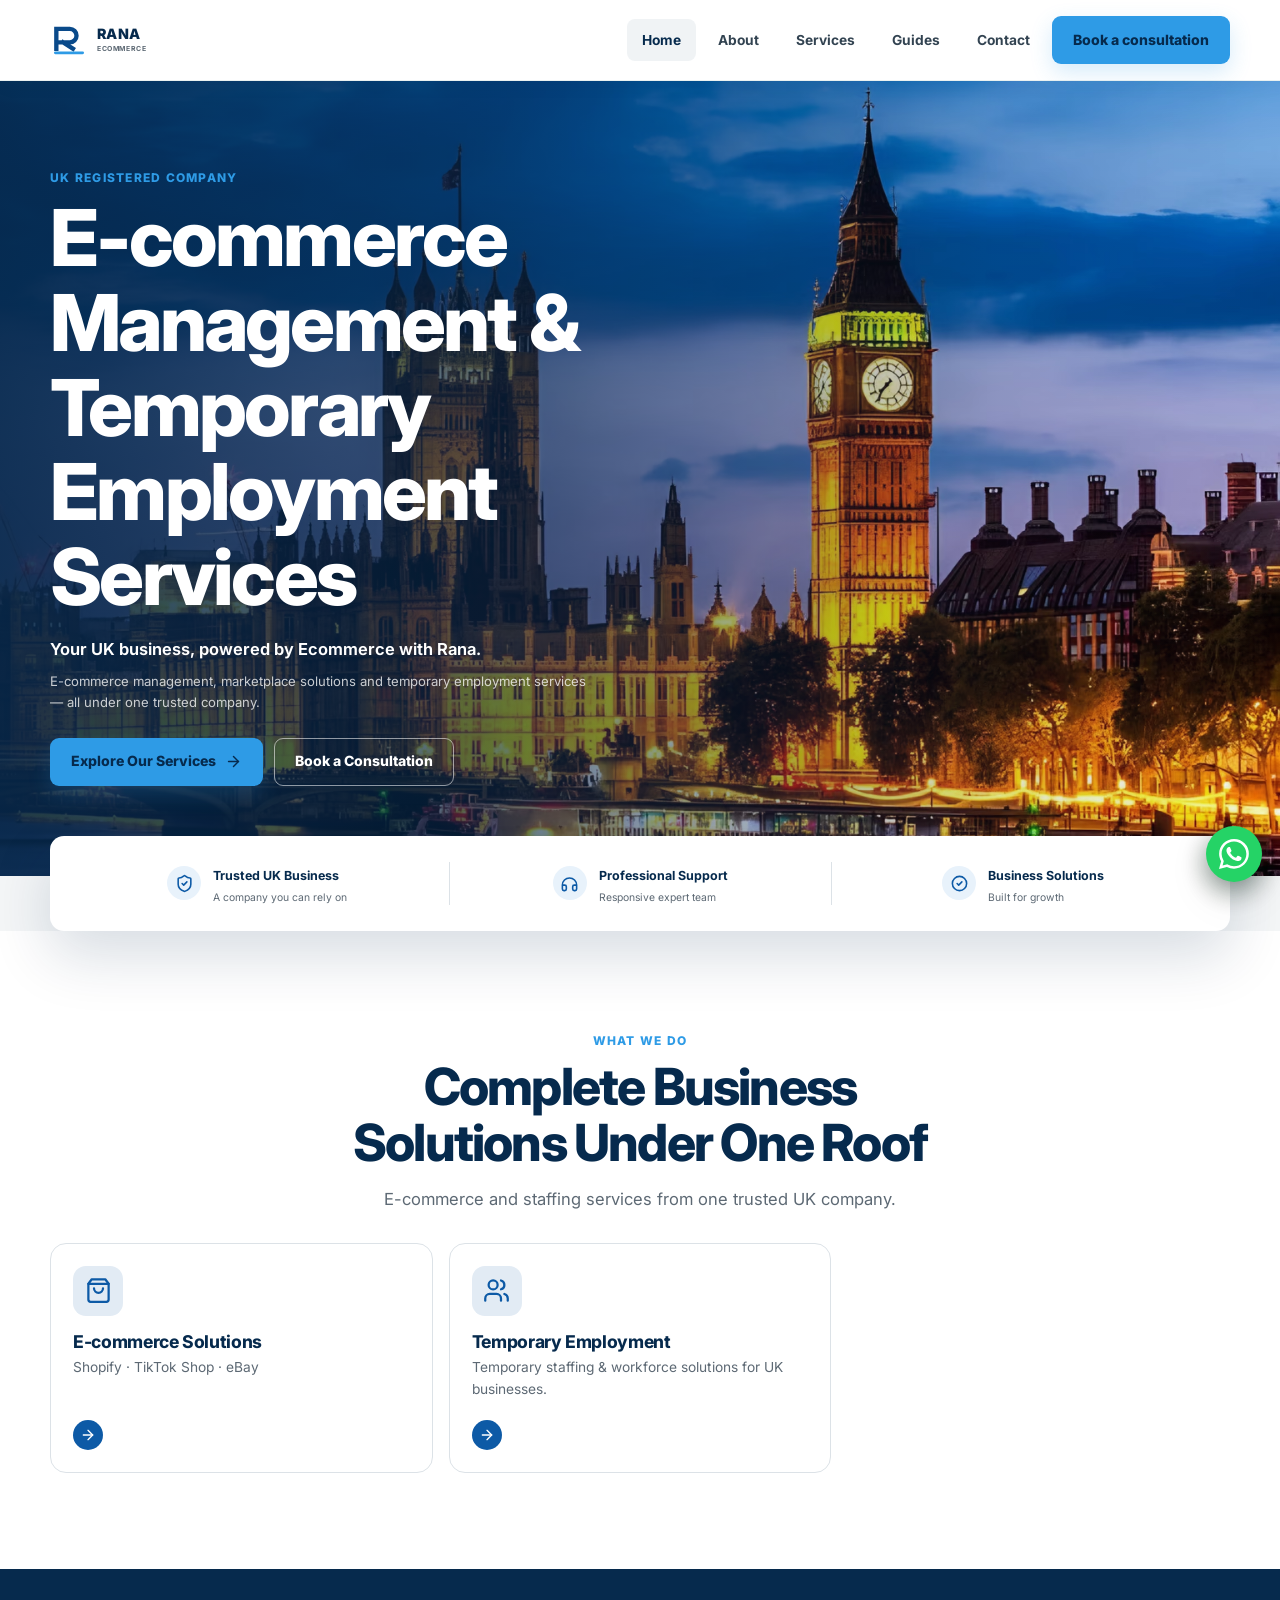
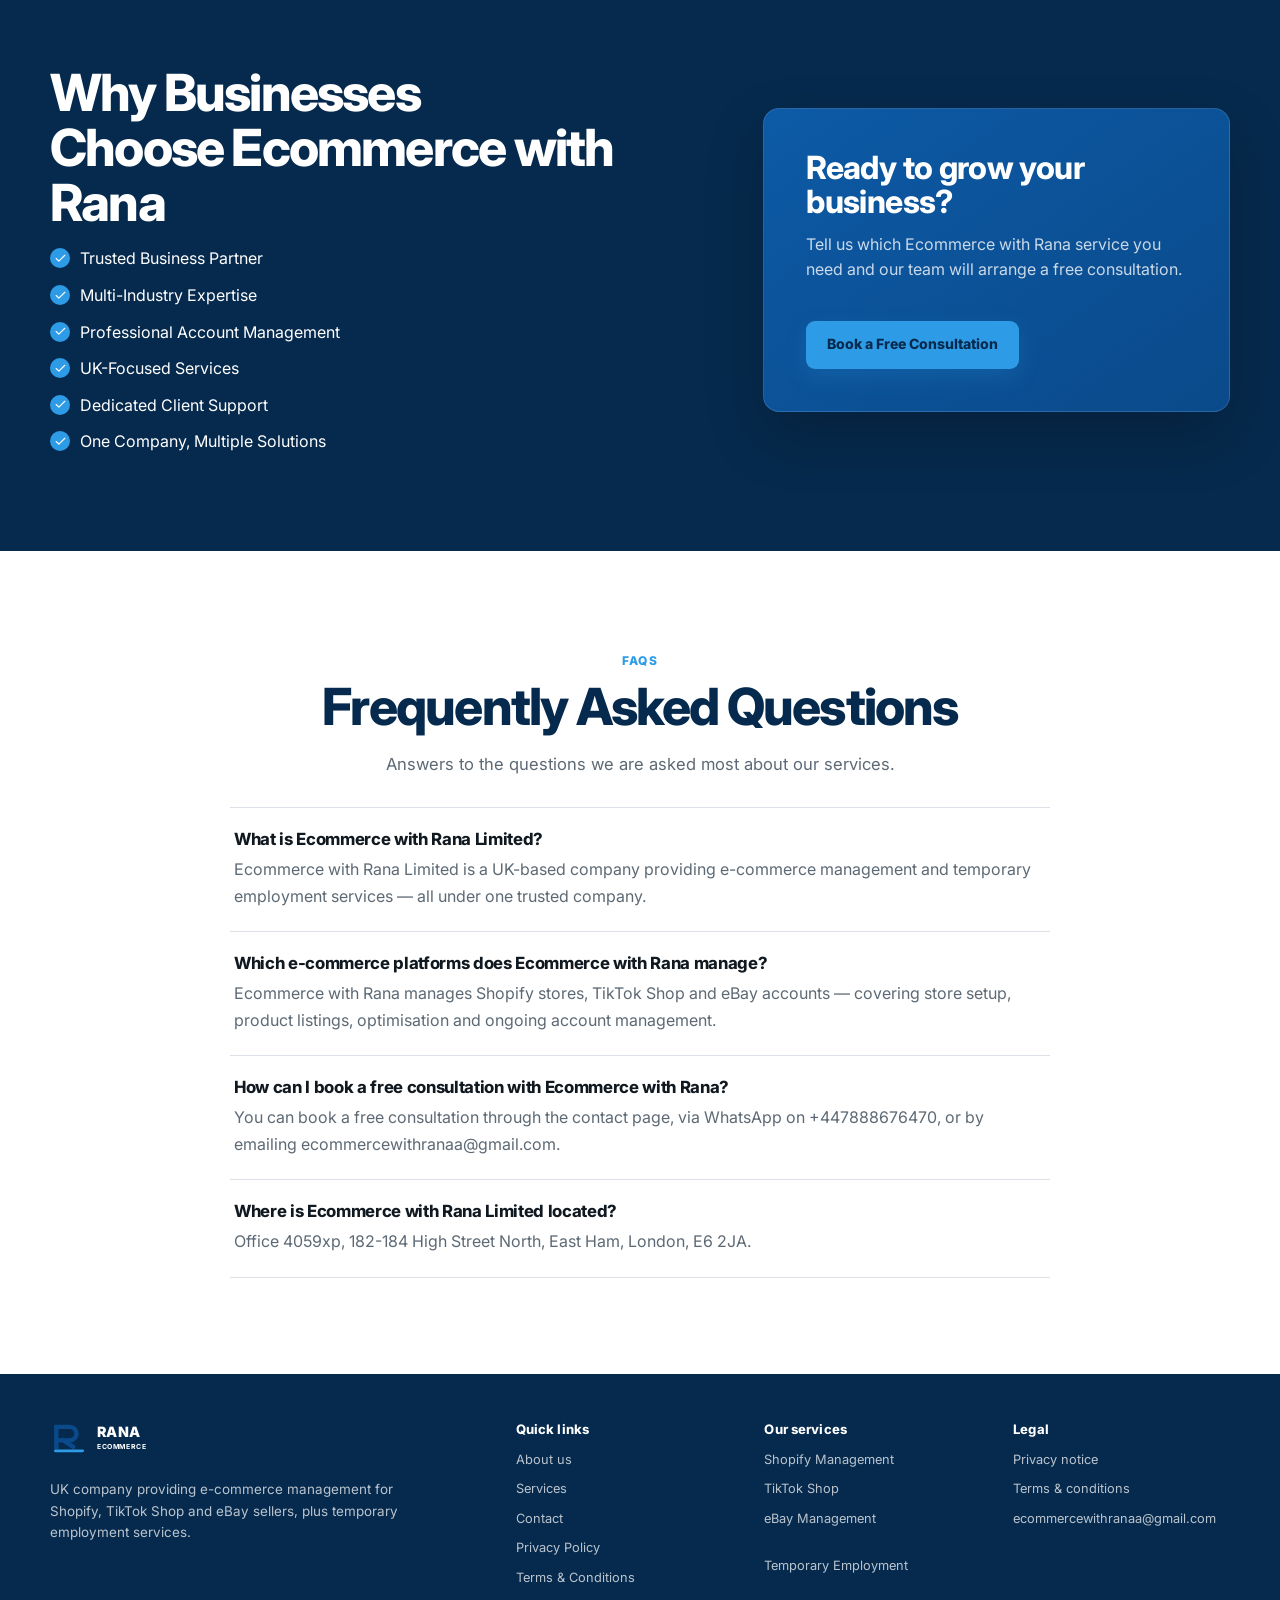
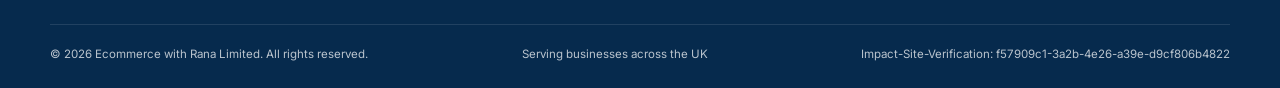
<file: index.html>
<!DOCTYPE html>
<html lang="en-GB">
<head>
<meta charset="UTF-8"/>
<meta name="viewport" content="width=device-width"/>
<title>Ecommerce with Rana Limited | E-commerce Management & Temporary Employment Services</title>
<meta name="description" content="Ecommerce with Rana Limited is a UK company providing e-commerce management for Shopify, TikTok Shop and eBay sellers, and temporary employment services."/>
<link rel="canonical" href="https://ecommercewithrana.com/"/>
<meta name="robots" content="index, follow"/>
<meta name="impact-site-verification" value="521d02d5-f194-4a4d-889e-16a024ae31db"/>
<meta name="theme-color" content="#062A4D"/>
<meta property="og:type" content="website"/>
<meta property="og:locale" content="en_GB"/>
<meta property="og:site_name" content="Ecommerce with Rana Limited"/>
<meta property="og:title" content="Ecommerce with Rana Limited | E-commerce Management & Temporary Employment Services"/>
<meta property="og:description" content="Ecommerce with Rana Limited is a UK company providing e-commerce management for Shopify, TikTok Shop and eBay sellers, and temporary employment services."/>
<meta property="og:url" content="https://ecommercewithrana.com/"/>
<meta property="og:image" content="https://ecommercewithrana.com/og.png"/>
<meta name="twitter:image" content="https://ecommercewithrana.com/og.png"/>
<meta name="twitter:card" content="summary_large_image"/>
<meta name="twitter:title" content="Ecommerce with Rana Limited | E-commerce Management & Temporary Employment Services"/>
<meta name="twitter:description" content="Ecommerce with Rana Limited is a UK company providing e-commerce management for Shopify, TikTok Shop and eBay sellers, and temporary employment services."/>
<link rel="icon" href="/favicon.svg" type="image/svg+xml"/>
<link rel="icon" type="image/png" sizes="48x48" href="/favicon-48.png"/>
<link rel="apple-touch-icon" href="/apple-touch-icon.png"/>

<link rel="preconnect" href="https://fonts.googleapis.com"/>
<link rel="preconnect" href="https://fonts.gstatic.com" crossorigin/><link rel="preload" as="image" type="image/avif" imagesrcset="/assets/client/home-london-900.avif 900w, /assets/client/home-london-1536.avif 1536w" imagesizes="(max-width: 700px) 100vw, 1200px"/>
<link rel="preload" as="style" href="https://fonts.googleapis.com/css2?family=Inter:wght@400;500;600;700;800;900&display=swap" onload="this.onload=null;this.rel='stylesheet'"/><noscript><link href="https://fonts.googleapis.com/css2?family=Inter:wght@400;500;600;700;800;900&display=swap" rel="stylesheet"/></noscript>
<link rel="stylesheet" href="/style.css?v=20261023"/>
<script type="application/ld+json">{"@context":"https://schema.org","@type":"Organization","name":"Ecommerce with Rana Limited","url":"https://ecommercewithrana.com/","description":"Ecommerce with Rana Limited is a UK company providing e-commerce management for Shopify, TikTok Shop and eBay sellers, and temporary employment services.","email":"ecommercewithranaa@gmail.com","telephone":"+447888676470","address":{"@type":"PostalAddress","streetAddress":"Office 4059xp, 182-184 High Street North, East Ham, London, E6 2JA","addressLocality":"London","addressCountry":"GB"}}</script>
<script type="application/ld+json">{"@context":"https://schema.org","@type":"FAQPage","mainEntity":[{"@type":"Question","name":"What is Ecommerce with Rana Limited?","acceptedAnswer":{"@type":"Answer","text":"Ecommerce with Rana Limited is a UK-based company providing e-commerce management and temporary employment services — all under one trusted company."}},{"@type":"Question","name":"Which e-commerce platforms does Ecommerce with Rana manage?","acceptedAnswer":{"@type":"Answer","text":"Ecommerce with Rana manages Shopify stores, TikTok Shop and eBay accounts — covering store setup, product listings, optimisation and ongoing account management."}},{"@type":"Question","name":"How can I book a free consultation with Ecommerce with Rana?","acceptedAnswer":{"@type":"Answer","text":"You can book a free consultation through the contact page, via WhatsApp on +447888676470, or by emailing ecommercewithranaa@gmail.com."}},{"@type":"Question","name":"Where is Ecommerce with Rana Limited located?","acceptedAnswer":{"@type":"Answer","text":"Office 4059xp, 182-184 High Street North, East Ham, London, E6 2JA."}}]}</script>
</head><body>
<a href="#main-content" class="skip-link">Skip to content</a>
<header class="site-header"><div class="container site-header__inner">
<a class="brand" href="/" aria-label="Ecommerce with Rana Limited home"><svg class="brand__mark" aria-hidden="true" viewBox="0 0 48 38"><path d="M8 30 V5 H25 a8.5 8.5 0 0 1 0 17 H8 M16.5 22 L29 30" fill="none" stroke="#0A4A8A" stroke-width="5.5" stroke-linecap="square"/><rect x="5" y="33.5" width="38" height="3.5" rx="1.75" fill="#2E9BE6"/></svg><span class="brand__copy">Rana<small>Ecommerce</small></span></a>
<nav class="desktop-nav" aria-label="Primary navigation">
<a href="/" aria-current="page">Home</a><a href="/about/">About</a><a href="/services/">Services</a><a href="/guides/">Guides</a><a href="/contact/">Contact</a>
<a class="button" href="/contact/">Book a consultation</a>
</nav>
<button class="icon-button mobile-menu-toggle" type="button" aria-label="Open menu" aria-expanded="false" data-menu-open><svg width="25" height="25" viewBox="0 0 24 24" fill="none" stroke="currentColor" stroke-width="2" stroke-linecap="round" stroke-linejoin="round" aria-hidden="true"><line x1="4" x2="20" y1="12" y2="12"/><line x1="4" x2="20" y1="6" y2="6"/><line x1="4" x2="20" y1="18" y2="18"/></svg></button>
</div></header>
<div class="menu-backdrop" data-menu-backdrop aria-hidden="true"></div>
<aside class="mobile-menu" aria-label="Mobile navigation" aria-hidden="true" data-mobile-menu>
<div class="mobile-menu__top">
<a class="mobile-menu__wordmark" href="/" aria-label="Ecommerce with Rana Limited home"><strong>Rana</strong><small>Ecommerce Limited</small></a>
<button class="icon-button mobile-menu__close" type="button" aria-label="Close menu" data-menu-close><svg width="25" height="25" viewBox="0 0 24 24" fill="none" stroke="currentColor" stroke-width="2" stroke-linecap="round" stroke-linejoin="round" aria-hidden="true"><path d="M18 6 6 18"/><path d="m6 6 12 12"/></svg></button>
</div>
<nav class="mobile-menu__nav">
<a href="/">Home</a>
<a href="/about/">About Us</a>
<div class="mobile-menu__group">
<a href="/services/">Services <svg width="15" height="15" viewBox="0 0 24 24" fill="none" stroke="currentColor" stroke-width="2" stroke-linecap="round" stroke-linejoin="round" aria-hidden="true"><path d="m6 9 6 6 6-6"/></svg></a>
<div class="mobile-menu__subnav">
<a class="mobile-menu__subnav-title" href="/services/e-commerce-solutions/">E-commerce Solutions <svg width="14" height="14" viewBox="0 0 24 24" fill="none" stroke="currentColor" stroke-width="2" stroke-linecap="round" stroke-linejoin="round" aria-hidden="true"><path d="m18 15-6-6-6 6"/></svg></a>
<a href="/services/shopify-management/">Shopify Management</a>
<a href="/services/tiktok-shop-management/">TikTok Shop Management</a>
<a href="/services/ebay-management/">eBay Management</a>
<a href="/services/product-hunting/">Product Hunting</a>
<a href="/services/payment-account-support/">Payment &amp; Account Support</a>
</div>
</div>


<a href="/temporary-employment/">Temporary Employment</a>
<a href="/guides/">Guides</a>
<a href="/contact/">Contact Us</a>
</nav>
<a class="button" href="/contact/">Book a Consultation</a>
<div class="mobile-menu__company">
<h2>Ecommerce with Rana Limited</h2>
<p>UK company providing e-commerce management for Shopify, TikTok Shop and eBay sellers, plus temporary employment services.</p>
<div class="mobile-menu__socials" aria-label="Social media">
<span aria-label="Facebook link unavailable">f</span><span aria-label="Instagram link unavailable">◎</span><span aria-label="LinkedIn link unavailable">in</span><span aria-label="X link unavailable">𝕏</span>
</div>
<div class="mobile-menu__footer-links">
<nav aria-label="Quick links"><h3>Quick Links</h3><a href="/about/">About Us</a><a href="/services/">Services</a><a href="/contact/">Contact Us</a><a href="/privacy/">Privacy Policy</a><a href="/terms/">Terms &amp; Conditions</a></nav>
<nav aria-label="Services links"><h3>Our Services</h3><a href="/services/shopify-management/">Shopify Management</a><a href="/services/tiktok-shop-management/">TikTok Shop</a><a href="/services/ebay-management/">eBay Management</a><a href="/temporary-employment/">Temporary Employment</a></nav>
</div>
</div>
<div class="mobile-menu__footer">© 2026 Ecommerce with Rana Limited.<br/>All Rights Reserved.</div>
</aside><main id="main-content"><section class="hero home-hero">
<div class="hero__media"><picture><source type="image/avif" srcset="/assets/client/home-london-900.avif 900w, /assets/client/home-london-1536.avif 1536w" sizes="(max-width: 700px) 100vw, 1200px"/><source type="image/webp" srcset="/assets/client/home-london-900.webp 900w, /assets/client/home-london-1536.webp 1536w" sizes="(max-width: 700px) 100vw, 1200px"/><img src="/assets/client/home-london-1536.webp" alt="The Palace of Westminster and Elizabeth Tower illuminated beside the River Thames at dusk" width="1536" height="1024" loading="eager" fetchpriority="high" decoding="async" style="object-position: 62% center"/></picture></div>
<div class="container hero__grid"><div class="hero__content">
<span class="eyebrow">UK registered company</span>
<h1>E-commerce Management &amp;<br/><span class="hero__highlight">Temporary Employment Services</span></h1>
<p class="hero__strapline">Your UK business, powered by Ecommerce with Rana.</p>
<p class="hero__description">E-commerce management, marketplace solutions and temporary employment services &mdash; all under one trusted company.</p>
<div class="button-row hero__actions">
<a class="button" href="/services/">Explore Our Services <svg width="17" height="17" viewBox="0 0 24 24" fill="none" stroke="currentColor" stroke-width="2" stroke-linecap="round" stroke-linejoin="round" aria-hidden="true"><path d="M5 12h14"/><path d="m12 5 7 7-7 7"/></svg></a>
<a class="button button--outline" href="/contact/">Book a Consultation</a>
</div></div></div></section>
<div class="container trust-strip" aria-label="Service strengths"><div class="trust-strip__item"><span class="trust-strip__icon"><svg width="19" height="19" viewBox="0 0 24 24" fill="none" stroke="currentColor" stroke-width="2" stroke-linecap="round" stroke-linejoin="round" aria-hidden="true"><path d="M20 13c0 5-3.5 7.5-7.66 8.95a1 1 0 0 1-.67-.01C7.5 20.5 4 18 4 13V6a1 1 0 0 1 1-1c2 0 4.5-1.2 6.24-2.72a1 1 0 0 1 1.52 0C14.51 3.81 17 5 19 5a1 1 0 0 1 1 1z"/><path d="m9 12 2 2 4-4"/></svg></span><span><strong>Trusted UK Business</strong><small>A company you can rely on</small></span></div><div class="trust-strip__item"><span class="trust-strip__icon"><svg width="19" height="19" viewBox="0 0 24 24" fill="none" stroke="currentColor" stroke-width="2" stroke-linecap="round" stroke-linejoin="round" aria-hidden="true"><path d="M3 14h3a2 2 0 0 1 2 2v3a2 2 0 0 1-2 2H5a2 2 0 0 1-2-2v-5Zm0 0a9 9 0 0 1 18 0m0 0v5a2 2 0 0 1-2 2h-1a2 2 0 0 1-2-2v-3a2 2 0 0 1 2-2h3Z"/></svg></span><span><strong>Professional Support</strong><small>Responsive expert team</small></span></div><div class="trust-strip__item"><span class="trust-strip__icon"><svg width="19" height="19" viewBox="0 0 24 24" fill="none" stroke="currentColor" stroke-width="2" stroke-linecap="round" stroke-linejoin="round" aria-hidden="true"><circle cx="12" cy="12" r="9"/><path d="m9 12 2 2 4-4"/></svg></span><span><strong>Business Solutions</strong><small>Built for growth</small></span></div></div>
<section class="section section--white home-services-section"><div class="container">
<div class="section-heading section-heading--center"><span class="eyebrow eyebrow--amber">What we do</span><h2>Complete Business Solutions Under One Roof</h2><p>E-commerce and staffing services from one trusted UK company.</p></div>
<div class="home-service-list"><a class="service-card" href="/services/e-commerce-solutions/" style="--service-color:var(--green-600)"><span class="service-card__icon"><svg width="27" height="27" viewBox="0 0 24 24" fill="none" stroke="currentColor" stroke-width="2" stroke-linecap="round" stroke-linejoin="round" aria-hidden="true"><path d="M6 2 3 6v14a2 2 0 0 0 2 2h14a2 2 0 0 0 2-2V6l-3-4Z"/><path d="M3 6h18"/><path d="M16 10a4 4 0 0 1-8 0"/></svg></span><span><h3>E-commerce Solutions</h3><p>Shopify · TikTok Shop · eBay</p></span><span class="service-card__arrow"><svg width="16" height="16" viewBox="0 0 24 24" fill="none" stroke="currentColor" stroke-width="2" stroke-linecap="round" stroke-linejoin="round" aria-hidden="true"><path d="M5 12h14"/><path d="m12 5 7 7-7 7"/></svg></span></a><a class="service-card" href="/temporary-employment/" style="--service-color:var(--navy-800)"><span class="service-card__icon"><svg width="27" height="27" viewBox="0 0 24 24" fill="none" stroke="currentColor" stroke-width="2" stroke-linecap="round" stroke-linejoin="round" aria-hidden="true"><path d="M16 21v-2a4 4 0 0 0-4-4H6a4 4 0 0 0-4 4v2"/><circle cx="9" cy="7" r="4"/><path d="M22 21v-2a4 4 0 0 0-3-3.87"/><path d="M16 3.13a4 4 0 0 1 0 7.75"/></svg></span><span><h3>Temporary Employment</h3><p>Temporary staffing &amp; workforce solutions for UK businesses.</p></span><span class="service-card__arrow"><svg width="16" height="16" viewBox="0 0 24 24" fill="none" stroke="currentColor" stroke-width="2" stroke-linecap="round" stroke-linejoin="round" aria-hidden="true"><path d="M5 12h14"/><path d="m12 5 7 7-7 7"/></svg></span></a></div>
</div></section>
<section class="section section--navy home-why-section"><div class="container home-why-grid">
<div class="home-why-copy"><h2>Why Businesses<br/>Choose Ecommerce with Rana</h2>
<ul class="check-list"><li><span class="check-list__icon"><svg width="13" height="13" viewBox="0 0 24 24" fill="none" stroke="currentColor" stroke-width="2" stroke-linecap="round" stroke-linejoin="round" aria-hidden="true"><path d="M20 6 9 17l-5-5"/></svg></span>Trusted Business Partner</li><li><span class="check-list__icon"><svg width="13" height="13" viewBox="0 0 24 24" fill="none" stroke="currentColor" stroke-width="2" stroke-linecap="round" stroke-linejoin="round" aria-hidden="true"><path d="M20 6 9 17l-5-5"/></svg></span>Multi-Industry Expertise</li><li><span class="check-list__icon"><svg width="13" height="13" viewBox="0 0 24 24" fill="none" stroke="currentColor" stroke-width="2" stroke-linecap="round" stroke-linejoin="round" aria-hidden="true"><path d="M20 6 9 17l-5-5"/></svg></span>Professional Account Management</li><li><span class="check-list__icon"><svg width="13" height="13" viewBox="0 0 24 24" fill="none" stroke="currentColor" stroke-width="2" stroke-linecap="round" stroke-linejoin="round" aria-hidden="true"><path d="M20 6 9 17l-5-5"/></svg></span>UK-Focused Services</li><li><span class="check-list__icon"><svg width="13" height="13" viewBox="0 0 24 24" fill="none" stroke="currentColor" stroke-width="2" stroke-linecap="round" stroke-linejoin="round" aria-hidden="true"><path d="M20 6 9 17l-5-5"/></svg></span>Dedicated Client Support</li><li><span class="check-list__icon"><svg width="13" height="13" viewBox="0 0 24 24" fill="none" stroke="currentColor" stroke-width="2" stroke-linecap="round" stroke-linejoin="round" aria-hidden="true"><path d="M20 6 9 17l-5-5"/></svg></span>One Company, Multiple Solutions</li></ul>
<a class="button home-why-mobile-cta" href="/contact/">Book a Free Consultation</a></div>
<aside class="cta-panel home-why-cta" aria-label="Free consultation"><h3>Ready to grow your business?</h3><p>Tell us which Ecommerce with Rana service you need and our team will arrange a free consultation.</p><a class="button" href="/contact/">Book a Free Consultation</a></aside>
</div></section><section class="section section--white faq-section"><div class="container"><div class="section-heading section-heading--center"><span class="eyebrow eyebrow--amber">FAQs</span><h2>Frequently Asked Questions</h2><p>Answers to the questions we are asked most about our services.</p></div><div class="faq-list"><article class="faq-item"><h3>What is Ecommerce with Rana Limited?</h3><p>Ecommerce with Rana Limited is a UK-based company providing e-commerce management and temporary employment services &mdash; all under one trusted company.</p></article><article class="faq-item"><h3>Which e-commerce platforms does Ecommerce with Rana manage?</h3><p>Ecommerce with Rana manages Shopify stores, TikTok Shop and eBay accounts &mdash; covering store setup, product listings, optimisation and ongoing account management.</p></article><article class="faq-item"><h3>How can I book a free consultation with Ecommerce with Rana?</h3><p>You can book a free consultation through the contact page, via WhatsApp on +447888676470, or by emailing ecommercewithranaa@gmail.com.</p></article><article class="faq-item"><h3>Where is Ecommerce with Rana Limited located?</h3><p>Office 4059xp, 182-184 High Street North, East Ham, London, E6 2JA.</p></article></div></div></section></main>
<footer class="site-footer"><div class="container">
<div class="footer-grid">
<div class="footer-about"><a class="brand" href="/" aria-label="Ecommerce with Rana Limited home"><svg class="brand__mark" aria-hidden="true" viewBox="0 0 48 38"><path d="M8 30 V5 H25 a8.5 8.5 0 0 1 0 17 H8 M16.5 22 L29 30" fill="none" stroke="#0A4A8A" stroke-width="5.5" stroke-linecap="square"/><rect x="5" y="33.5" width="38" height="3.5" rx="1.75" fill="#2E9BE6"/></svg><span class="brand__copy">Rana<small>Ecommerce</small></span></a><p>UK company providing e-commerce management for Shopify, TikTok Shop and eBay sellers, plus temporary employment services.</p></div>
<nav class="footer-nav" aria-label="Footer navigation"><h3>Quick links</h3><ul>
<li><a href="/about/">About us</a></li><li><a href="/services/">Services</a></li><li><a href="/contact/">Contact</a></li><li><a href="/privacy/">Privacy Policy</a></li><li><a href="/terms/">Terms &amp; Conditions</a></li>
</ul></nav>
<nav class="footer-nav" aria-label="Services"><h3>Our services</h3><ul>
<li><a href="/services/shopify-management/">Shopify Management</a></li><li><a href="/services/tiktok-shop-management/">TikTok Shop</a></li><li><a href="/services/ebay-management/">eBay Management</a></li><li></li><li></li><li><a href="/temporary-employment/">Temporary Employment</a></li>
</ul></nav>
<nav class="footer-nav" aria-label="Legal information"><h3>Legal</h3><ul>
<li><a href="/privacy/">Privacy notice</a></li><li><a href="/terms/">Terms &amp; conditions</a></li><li><a href="mailto:ecommercewithranaa@gmail.com">ecommercewithranaa@gmail.com</a></li>
</ul></nav>
</div>
<div class="footer-bottom"><span>© 2026 Ecommerce with Rana Limited. All rights reserved.</span><span>Serving businesses across the UK</span><span>Impact-Site-Verification: f57909c1-3a2b-4e26-a39e-d9cf806b4822</span></div>
</div></footer>
<a class="whatsapp-float" href="https://wa.me/447888676470?text=Hello%20Rana%20Ecommerce%2C%20I%20would%20like%20to%20know%20more%20about%20your%20services." target="_blank" rel="noopener noreferrer" aria-label="Message Ecommerce with Rana Limited on WhatsApp" data-cta="whatsapp"><svg width="30" height="30" viewBox="0 0 16 16" fill="currentColor" aria-hidden="true"><path d="M13.601 2.326A7.85 7.85 0 0 0 7.994 0C3.627 0 .068 3.558.064 7.926c0 1.399.366 2.76 1.057 3.965L0 16l4.204-1.102a7.9 7.9 0 0 0 3.79.965h.004c4.368 0 7.926-3.558 7.93-7.93a7.9 7.9 0 0 0-2.327-5.607m-5.607 12.2a6.6 6.6 0 0 1-3.357-.92l-.239-.143-2.497.654.666-2.433-.156-.251a6.56 6.56 0 0 1-1.007-3.505c0-3.626 2.957-6.584 6.591-6.584a6.56 6.56 0 0 1 4.66 1.931 6.56 6.56 0 0 1 1.928 4.66c-.004 3.639-2.961 6.592-6.592 6.592m3.615-4.934c-.197-.099-1.17-.578-1.353-.646-.182-.065-.315-.099-.445.099-.133.197-.514.646-.627.775-.117.133-.232.148-.43.05-.197-.1-.836-.308-1.592-.984-.59-.525-.985-1.175-1.103-1.372-.116-.198-.011-.305.088-.403.09-.088.197-.232.296-.347.1-.116.133-.198.198-.33.065-.134.034-.249-.016-.348-.05-.099-.445-1.076-.611-1.47-.16-.389-.323-.335-.445-.34-.114-.007-.247-.007-.38-.007a.73.73 0 0 0-.529.247c-.182.198-.691.677-.691 1.654s.71 1.916.81 2.049c.098.133 1.394 2.132 3.383 2.992.47.205.84.326 1.129.418.475.152.904.129 1.246.08.38-.058 1.171-.48 1.338-.943.164-.462.164-.86.114-.943-.049-.084-.182-.133-.38-.232"/></svg></a>
<script src="/script.js"></script>
</body>
</html>
</file>
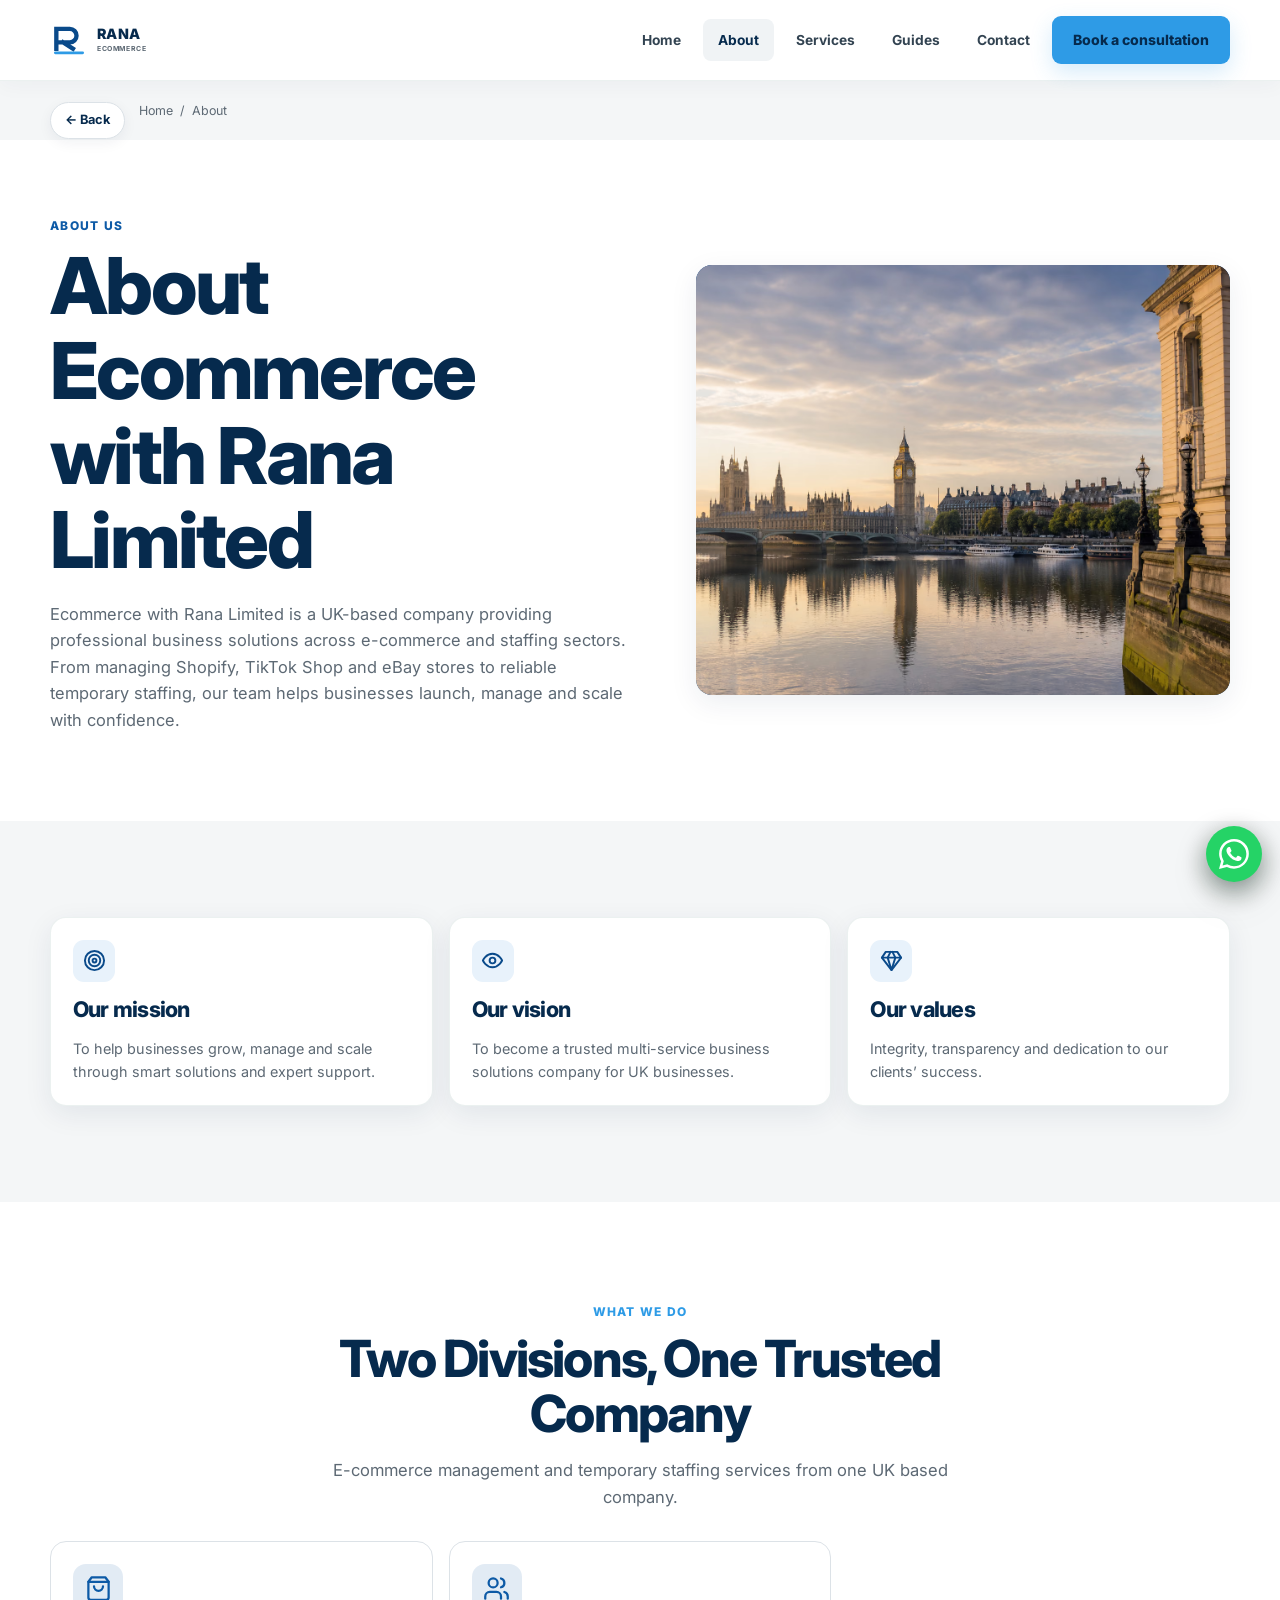
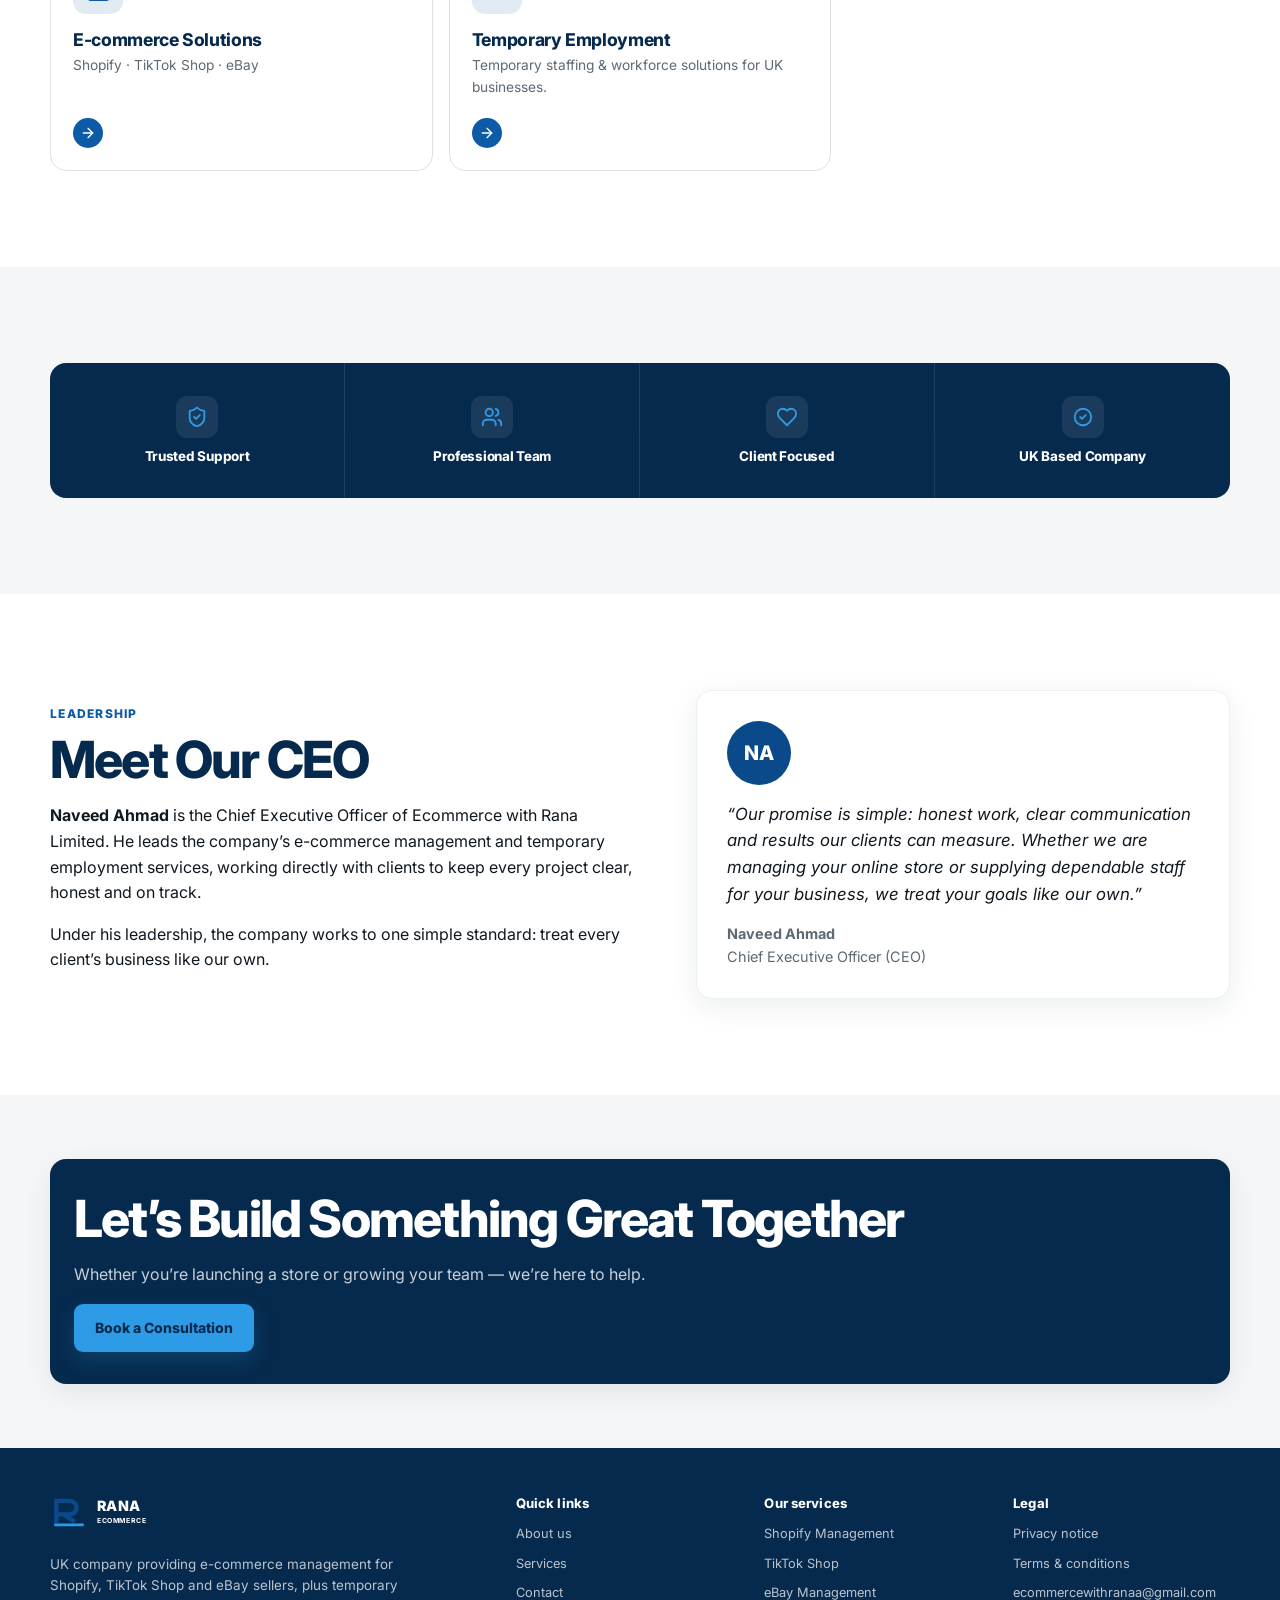
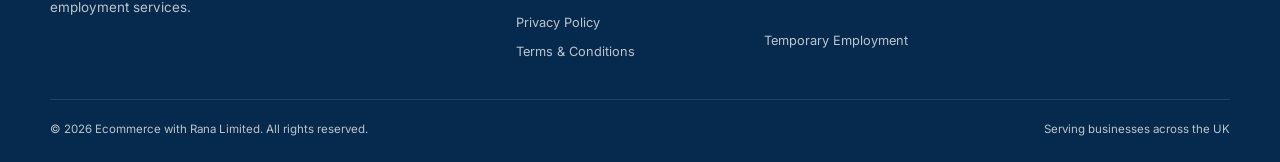
<file: about/index.html>
<!DOCTYPE html>
<html lang="en-GB">
<head>
<meta charset="UTF-8"/>
<meta name="viewport" content="width=device-width"/>
<title>About Ecommerce with Rana Limited | UK E-commerce & Temporary Employment Services</title>
<meta name="description" content="About Ecommerce with Rana Limited — UK based company providing e-commerce management (Shopify, TikTok Shop, eBay) and temporary employment services."/>
<link rel="canonical" href="https://ecommercewithrana.com/about/"/>
<meta name="robots" content="index, follow"/>
<meta name="theme-color" content="#062A4D"/>
<meta property="og:type" content="website"/>
<meta property="og:locale" content="en_GB"/>
<meta property="og:site_name" content="Ecommerce with Rana Limited"/>
<meta property="og:title" content="About Ecommerce with Rana Limited | UK E-commerce & Temporary Employment Services"/>
<meta property="og:description" content="About Ecommerce with Rana Limited — UK based company providing e-commerce management (Shopify, TikTok Shop, eBay) and temporary employment services."/>
<meta property="og:url" content="https://ecommercewithrana.com/about/"/>
<meta property="og:image" content="https://ecommercewithrana.com/og.png"/>
<meta name="twitter:image" content="https://ecommercewithrana.com/og.png"/>
<meta name="twitter:card" content="summary_large_image"/>
<meta name="twitter:title" content="About Ecommerce with Rana Limited | UK E-commerce & Temporary Employment Services"/>
<meta name="twitter:description" content="About Ecommerce with Rana Limited — UK based company providing e-commerce management (Shopify, TikTok Shop, eBay) and temporary employment services."/>
<link rel="icon" href="/favicon.svg" type="image/svg+xml"/>
<link rel="icon" type="image/png" sizes="48x48" href="/favicon-48.png"/>
<link rel="apple-touch-icon" href="/apple-touch-icon.png"/>

<link rel="preconnect" href="https://fonts.googleapis.com"/>
<link rel="preconnect" href="https://fonts.gstatic.com" crossorigin/>
<link rel="preload" as="style" href="https://fonts.googleapis.com/css2?family=Inter:wght@400;500;600;700;800;900&display=swap" onload="this.onload=null;this.rel='stylesheet'"/><noscript><link href="https://fonts.googleapis.com/css2?family=Inter:wght@400;500;600;700;800;900&display=swap" rel="stylesheet"/></noscript>
<link rel="stylesheet" href="/style.css?v=20261023"/>
</head><body>
<a href="#main-content" class="skip-link">Skip to content</a>
<header class="site-header"><div class="container site-header__inner">
<a class="brand" href="/" aria-label="Ecommerce with Rana Limited home"><svg class="brand__mark" aria-hidden="true" viewBox="0 0 48 38"><path d="M8 30 V5 H25 a8.5 8.5 0 0 1 0 17 H8 M16.5 22 L29 30" fill="none" stroke="#0A4A8A" stroke-width="5.5" stroke-linecap="square"/><rect x="5" y="33.5" width="38" height="3.5" rx="1.75" fill="#2E9BE6"/></svg><span class="brand__copy">Rana<small>Ecommerce</small></span></a>
<nav class="desktop-nav" aria-label="Primary navigation">
<a href="/">Home</a><a href="/about/" aria-current="page">About</a><a href="/services/">Services</a><a href="/guides/">Guides</a><a href="/contact/">Contact</a>
<a class="button" href="/contact/">Book a consultation</a>
</nav>
<button class="icon-button mobile-menu-toggle" type="button" aria-label="Open menu" aria-expanded="false" data-menu-open><svg width="25" height="25" viewBox="0 0 24 24" fill="none" stroke="currentColor" stroke-width="2" stroke-linecap="round" stroke-linejoin="round" aria-hidden="true"><line x1="4" x2="20" y1="12" y2="12"/><line x1="4" x2="20" y1="6" y2="6"/><line x1="4" x2="20" y1="18" y2="18"/></svg></button>
</div></header>
<div class="menu-backdrop" data-menu-backdrop aria-hidden="true"></div>
<aside class="mobile-menu" aria-label="Mobile navigation" aria-hidden="true" data-mobile-menu>
<div class="mobile-menu__top">
<a class="mobile-menu__wordmark" href="/" aria-label="Ecommerce with Rana Limited home"><strong>Rana</strong><small>Ecommerce Limited</small></a>
<button class="icon-button mobile-menu__close" type="button" aria-label="Close menu" data-menu-close><svg width="25" height="25" viewBox="0 0 24 24" fill="none" stroke="currentColor" stroke-width="2" stroke-linecap="round" stroke-linejoin="round" aria-hidden="true"><path d="M18 6 6 18"/><path d="m6 6 12 12"/></svg></button>
</div>
<nav class="mobile-menu__nav">
<a href="/">Home</a>
<a href="/about/">About Us</a>
<div class="mobile-menu__group">
<a href="/services/">Services <svg width="15" height="15" viewBox="0 0 24 24" fill="none" stroke="currentColor" stroke-width="2" stroke-linecap="round" stroke-linejoin="round" aria-hidden="true"><path d="m6 9 6 6 6-6"/></svg></a>
<div class="mobile-menu__subnav">
<a class="mobile-menu__subnav-title" href="/services/e-commerce-solutions/">E-commerce Solutions <svg width="14" height="14" viewBox="0 0 24 24" fill="none" stroke="currentColor" stroke-width="2" stroke-linecap="round" stroke-linejoin="round" aria-hidden="true"><path d="m18 15-6-6-6 6"/></svg></a>
<a href="/services/shopify-management/">Shopify Management</a>
<a href="/services/tiktok-shop-management/">TikTok Shop Management</a>
<a href="/services/ebay-management/">eBay Management</a>
<a href="/services/product-hunting/">Product Hunting</a>
<a href="/services/payment-account-support/">Payment &amp; Account Support</a>
</div>
</div>


<a href="/temporary-employment/">Temporary Employment</a>
<a href="/guides/">Guides</a>
<a href="/contact/">Contact Us</a>
</nav>
<a class="button" href="/contact/">Book a Consultation</a>
<div class="mobile-menu__company">
<h2>Ecommerce with Rana Limited</h2>
<p>UK company providing e-commerce management for Shopify, TikTok Shop and eBay sellers, plus temporary employment services.</p>
<div class="mobile-menu__socials" aria-label="Social media">
<span aria-label="Facebook link unavailable">f</span><span aria-label="Instagram link unavailable">◎</span><span aria-label="LinkedIn link unavailable">in</span><span aria-label="X link unavailable">𝕏</span>
</div>
<div class="mobile-menu__footer-links">
<nav aria-label="Quick links"><h3>Quick Links</h3><a href="/about/">About Us</a><a href="/services/">Services</a><a href="/contact/">Contact Us</a><a href="/privacy/">Privacy Policy</a><a href="/terms/">Terms &amp; Conditions</a></nav>
<nav aria-label="Services links"><h3>Our Services</h3><a href="/services/shopify-management/">Shopify Management</a><a href="/services/tiktok-shop-management/">TikTok Shop</a><a href="/services/ebay-management/">eBay Management</a><a href="/temporary-employment/">Temporary Employment</a></nav>
</div>
</div>
<div class="mobile-menu__footer">© 2026 Ecommerce with Rana Limited.<br/>All Rights Reserved.</div>
</aside><main id="main-content"><div class="container back-row"><a class="back-btn" href="#" data-back data-fallback="/">&larr; Back</a><nav class="breadcrumbs" aria-label="Breadcrumb"><a href="/">Home</a> / <span aria-current="page">About</span></nav></div>
<section class="page-hero about-hero"><div class="container page-hero__grid">
<div class="page-hero__copy"><span class="eyebrow eyebrow--green">About us</span><h1>About Ecommerce with Rana Limited</h1><p>Ecommerce with Rana Limited is a UK-based company providing professional business solutions across e-commerce and staffing sectors. From managing Shopify, TikTok Shop and eBay stores to reliable temporary staffing, our team helps businesses launch, manage and scale with confidence.</p></div>
<div class="page-hero__media"><picture><source type="image/avif" srcset="/assets/generated/about-london-900.avif 900w, /assets/generated/about-london-1536.avif 1536w" sizes="(max-width: 700px) 100vw, 1200px"/><source type="image/webp" srcset="/assets/generated/about-london-900.webp 900w, /assets/generated/about-london-1536.webp 1536w" sizes="(max-width: 700px) 100vw, 1200px"/><img fetchpriority="high" src="/assets/generated/about-london-1536.webp" alt="London riverside and Westminster in warm morning light" width="1536" height="1024" loading="eager" fetchpriority="high" decoding="async" style="object-position: center"/></picture></div>
</div></section>
<section class="section about-points-section"><div class="container grid grid--3 about-points"><article class="card icon-card"><span class="icon-card__icon"><svg width="23" height="23" viewBox="0 0 24 24" fill="none" stroke="currentColor" stroke-width="2" stroke-linecap="round" stroke-linejoin="round" aria-hidden="true"><circle cx="12" cy="12" r="10"/><circle cx="12" cy="12" r="6"/><circle cx="12" cy="12" r="2"/></svg></span><h2 style="font-size:1.35rem">Our mission</h2><p>To help businesses grow, manage and scale through smart solutions and expert support.</p></article><article class="card icon-card"><span class="icon-card__icon"><svg width="23" height="23" viewBox="0 0 24 24" fill="none" stroke="currentColor" stroke-width="2" stroke-linecap="round" stroke-linejoin="round" aria-hidden="true"><path d="M2 12s3-7 10-7 10 7 10 7-3 7-10 7-10-7-10-7Z"/><circle cx="12" cy="12" r="3"/></svg></span><h2 style="font-size:1.35rem">Our vision</h2><p>To become a trusted multi-service business solutions company for UK businesses.</p></article><article class="card icon-card"><span class="icon-card__icon"><svg width="23" height="23" viewBox="0 0 24 24" fill="none" stroke="currentColor" stroke-width="2" stroke-linecap="round" stroke-linejoin="round" aria-hidden="true"><path d="M6 3h12l4 6-10 13L2 9Z"/><path d="M11 3 8 9l4 13 4-13-3-6"/><path d="M2 9h20"/></svg></span><h2 style="font-size:1.35rem">Our values</h2><p>Integrity, transparency and dedication to our clients’ success.</p></article></div></section>
<section class="section section--white about-divisions-section"><div class="container">
<div class="section-heading section-heading--center"><span class="eyebrow eyebrow--amber">What we do</span><h2>Two Divisions, One Trusted Company</h2><p>E-commerce management and temporary staffing services from one UK based company.</p></div>
<div class="home-service-list"><a class="service-card" href="/services/e-commerce-solutions/" style="--service-color:var(--green-600)"><span class="service-card__icon"><svg width="27" height="27" viewBox="0 0 24 24" fill="none" stroke="currentColor" stroke-width="2" stroke-linecap="round" stroke-linejoin="round" aria-hidden="true"><path d="M6 2 3 6v14a2 2 0 0 0 2 2h14a2 2 0 0 0 2-2V6l-3-4Z"/><path d="M3 6h18"/><path d="M16 10a4 4 0 0 1-8 0"/></svg></span><span><h3>E-commerce Solutions</h3><p>Shopify · TikTok Shop · eBay</p></span><span class="service-card__arrow"><svg width="16" height="16" viewBox="0 0 24 24" fill="none" stroke="currentColor" stroke-width="2" stroke-linecap="round" stroke-linejoin="round" aria-hidden="true"><path d="M5 12h14"/><path d="m12 5 7 7-7 7"/></svg></span></a><a class="service-card" href="/temporary-employment/" style="--service-color:var(--navy-800)"><span class="service-card__icon"><svg width="27" height="27" viewBox="0 0 24 24" fill="none" stroke="currentColor" stroke-width="2" stroke-linecap="round" stroke-linejoin="round" aria-hidden="true"><path d="M16 21v-2a4 4 0 0 0-4-4H6a4 4 0 0 0-4 4v2"/><circle cx="9" cy="7" r="4"/><path d="M22 21v-2a4 4 0 0 0-3-3.87"/><path d="M16 3.13a4 4 0 0 1 0 7.75"/></svg></span><span><h3>Temporary Employment</h3><p>Temporary staffing &amp; workforce solutions for UK businesses.</p></span><span class="service-card__arrow"><svg width="16" height="16" viewBox="0 0 24 24" fill="none" stroke="currentColor" stroke-width="2" stroke-linecap="round" stroke-linejoin="round" aria-hidden="true"><path d="M5 12h14"/><path d="m12 5 7 7-7 7"/></svg></span></a></div>
</div></section>
<section class="section about-trust-section"><div class="container"><div class="about-trust-grid"><div class="about-trust-item"><span class="icon-card__icon"><svg width="22" height="22" viewBox="0 0 24 24" fill="none" stroke="currentColor" stroke-width="2" stroke-linecap="round" stroke-linejoin="round" aria-hidden="true"><path d="M20 13c0 5-3.5 7.5-7.66 8.95a1 1 0 0 1-.67-.01C7.5 20.5 4 18 4 13V6a1 1 0 0 1 1-1c2 0 4.5-1.2 6.24-2.72a1 1 0 0 1 1.52 0C14.51 3.81 17 5 19 5a1 1 0 0 1 1 1z"/><path d="m9 12 2 2 4-4"/></svg></span><h3>Trusted Support</h3></div><div class="about-trust-item"><span class="icon-card__icon"><svg width="22" height="22" viewBox="0 0 24 24" fill="none" stroke="currentColor" stroke-width="2" stroke-linecap="round" stroke-linejoin="round" aria-hidden="true"><path d="M16 21v-2a4 4 0 0 0-4-4H6a4 4 0 0 0-4 4v2"/><circle cx="9" cy="7" r="4"/><path d="M22 21v-2a4 4 0 0 0-3-3.87"/><path d="M16 3.13a4 4 0 0 1 0 7.75"/></svg></span><h3>Professional Team</h3></div><div class="about-trust-item"><span class="icon-card__icon"><svg width="22" height="22" viewBox="0 0 24 24" fill="none" stroke="currentColor" stroke-width="2" stroke-linecap="round" stroke-linejoin="round" aria-hidden="true"><path d="M19 14c1.49-1.46 3-3.21 3-5.5A5.5 5.5 0 0 0 16.5 3c-1.76 0-3 .5-4.5 2-1.5-1.5-2.74-2-4.5-2A5.5 5.5 0 0 0 2 8.5c0 2.3 1.5 4.05 3 5.5l7 7Z"/></svg></span><h3>Client Focused</h3></div><div class="about-trust-item"><span class="icon-card__icon"><svg width="22" height="22" viewBox="0 0 24 24" fill="none" stroke="currentColor" stroke-width="2" stroke-linecap="round" stroke-linejoin="round" aria-hidden="true"><circle cx="12" cy="12" r="9"/><path d="m9 12 2 2 4-4"/></svg></span><h3>UK Based Company</h3></div></div></div></section>
<section class="section section--white ceo-section"><div class="container"><div class="split"><div><span class="eyebrow eyebrow--blue">Leadership</span><h2>Meet Our CEO</h2><p><strong>Naveed Ahmad</strong> is the Chief Executive Officer of Ecommerce with Rana Limited. He leads the company’s e-commerce management and temporary employment services, working directly with clients to keep every project clear, honest and on track.</p><p>Under his leadership, the company works to one simple standard: treat every client’s business like our own.</p></div><div class="card icon-card" style="padding:30px"><span class="icon-card__icon" style="width:64px;height:64px;border-radius:50%;font-size:1.25rem;font-weight:800;color:#fff;background:var(--navy-900)">NA</span><p style="font-size:1.05rem;color:var(--ink);font-style:italic">“Our promise is simple: honest work, clear communication and results our clients can measure. Whether we are managing your online store or supplying dependable staff for your business, we treat your goals like our own.”</p><p style="margin-top:14px"><strong>Naveed Ahmad</strong><br/><span style="color:var(--muted)">Chief Executive Officer (CEO)</span></p></div></div></div></section><section class="section section--compact about-cta-section"><div class="container"><div class="cta-panel"><h2>Let’s Build Something Great Together</h2><p>Whether you’re launching a store or growing your team — we’re here to help.</p><a class="button" href="/contact/">Book a Consultation</a></div></div></section></main>
<footer class="site-footer"><div class="container">
<div class="footer-grid">
<div class="footer-about"><a class="brand" href="/" aria-label="Ecommerce with Rana Limited home"><svg class="brand__mark" aria-hidden="true" viewBox="0 0 48 38"><path d="M8 30 V5 H25 a8.5 8.5 0 0 1 0 17 H8 M16.5 22 L29 30" fill="none" stroke="#0A4A8A" stroke-width="5.5" stroke-linecap="square"/><rect x="5" y="33.5" width="38" height="3.5" rx="1.75" fill="#2E9BE6"/></svg><span class="brand__copy">Rana<small>Ecommerce</small></span></a><p>UK company providing e-commerce management for Shopify, TikTok Shop and eBay sellers, plus temporary employment services.</p></div>
<nav class="footer-nav" aria-label="Footer navigation"><h3>Quick links</h3><ul>
<li><a href="/about/">About us</a></li><li><a href="/services/">Services</a></li><li><a href="/contact/">Contact</a></li><li><a href="/privacy/">Privacy Policy</a></li><li><a href="/terms/">Terms &amp; Conditions</a></li>
</ul></nav>
<nav class="footer-nav" aria-label="Services"><h3>Our services</h3><ul>
<li><a href="/services/shopify-management/">Shopify Management</a></li><li><a href="/services/tiktok-shop-management/">TikTok Shop</a></li><li><a href="/services/ebay-management/">eBay Management</a></li><li></li><li></li><li><a href="/temporary-employment/">Temporary Employment</a></li>
</ul></nav>
<nav class="footer-nav" aria-label="Legal information"><h3>Legal</h3><ul>
<li><a href="/privacy/">Privacy notice</a></li><li><a href="/terms/">Terms &amp; conditions</a></li><li><a href="mailto:ecommercewithranaa@gmail.com">ecommercewithranaa@gmail.com</a></li>
</ul></nav>
</div>
<div class="footer-bottom"><span>© 2026 Ecommerce with Rana Limited. All rights reserved.</span><span>Serving businesses across the UK</span></div>
</div></footer>
<a class="whatsapp-float" href="https://wa.me/447888676470?text=Hello%20Rana%20Ecommerce%2C%20I%20would%20like%20to%20know%20more%20about%20your%20services." target="_blank" rel="noopener noreferrer" aria-label="Message Ecommerce with Rana Limited on WhatsApp" data-cta="whatsapp"><svg width="30" height="30" viewBox="0 0 16 16" fill="currentColor" aria-hidden="true"><path d="M13.601 2.326A7.85 7.85 0 0 0 7.994 0C3.627 0 .068 3.558.064 7.926c0 1.399.366 2.76 1.057 3.965L0 16l4.204-1.102a7.9 7.9 0 0 0 3.79.965h.004c4.368 0 7.926-3.558 7.93-7.93a7.9 7.9 0 0 0-2.327-5.607m-5.607 12.2a6.6 6.6 0 0 1-3.357-.92l-.239-.143-2.497.654.666-2.433-.156-.251a6.56 6.56 0 0 1-1.007-3.505c0-3.626 2.957-6.584 6.591-6.584a6.56 6.56 0 0 1 4.66 1.931 6.56 6.56 0 0 1 1.928 4.66c-.004 3.639-2.961 6.592-6.592 6.592m3.615-4.934c-.197-.099-1.17-.578-1.353-.646-.182-.065-.315-.099-.445.099-.133.197-.514.646-.627.775-.117.133-.232.148-.43.05-.197-.1-.836-.308-1.592-.984-.59-.525-.985-1.175-1.103-1.372-.116-.198-.011-.305.088-.403.09-.088.197-.232.296-.347.1-.116.133-.198.198-.33.065-.134.034-.249-.016-.348-.05-.099-.445-1.076-.611-1.47-.16-.389-.323-.335-.445-.34-.114-.007-.247-.007-.38-.007a.73.73 0 0 0-.529.247c-.182.198-.691.677-.691 1.654s.71 1.916.81 2.049c.098.133 1.394 2.132 3.383 2.992.47.205.84.326 1.129.418.475.152.904.129 1.246.08.38-.058 1.171-.48 1.338-.943.164-.462.164-.86.114-.943-.049-.084-.182-.133-.38-.232"/></svg></a>
<script src="/script.js"></script>
</body>
</html>
</file>
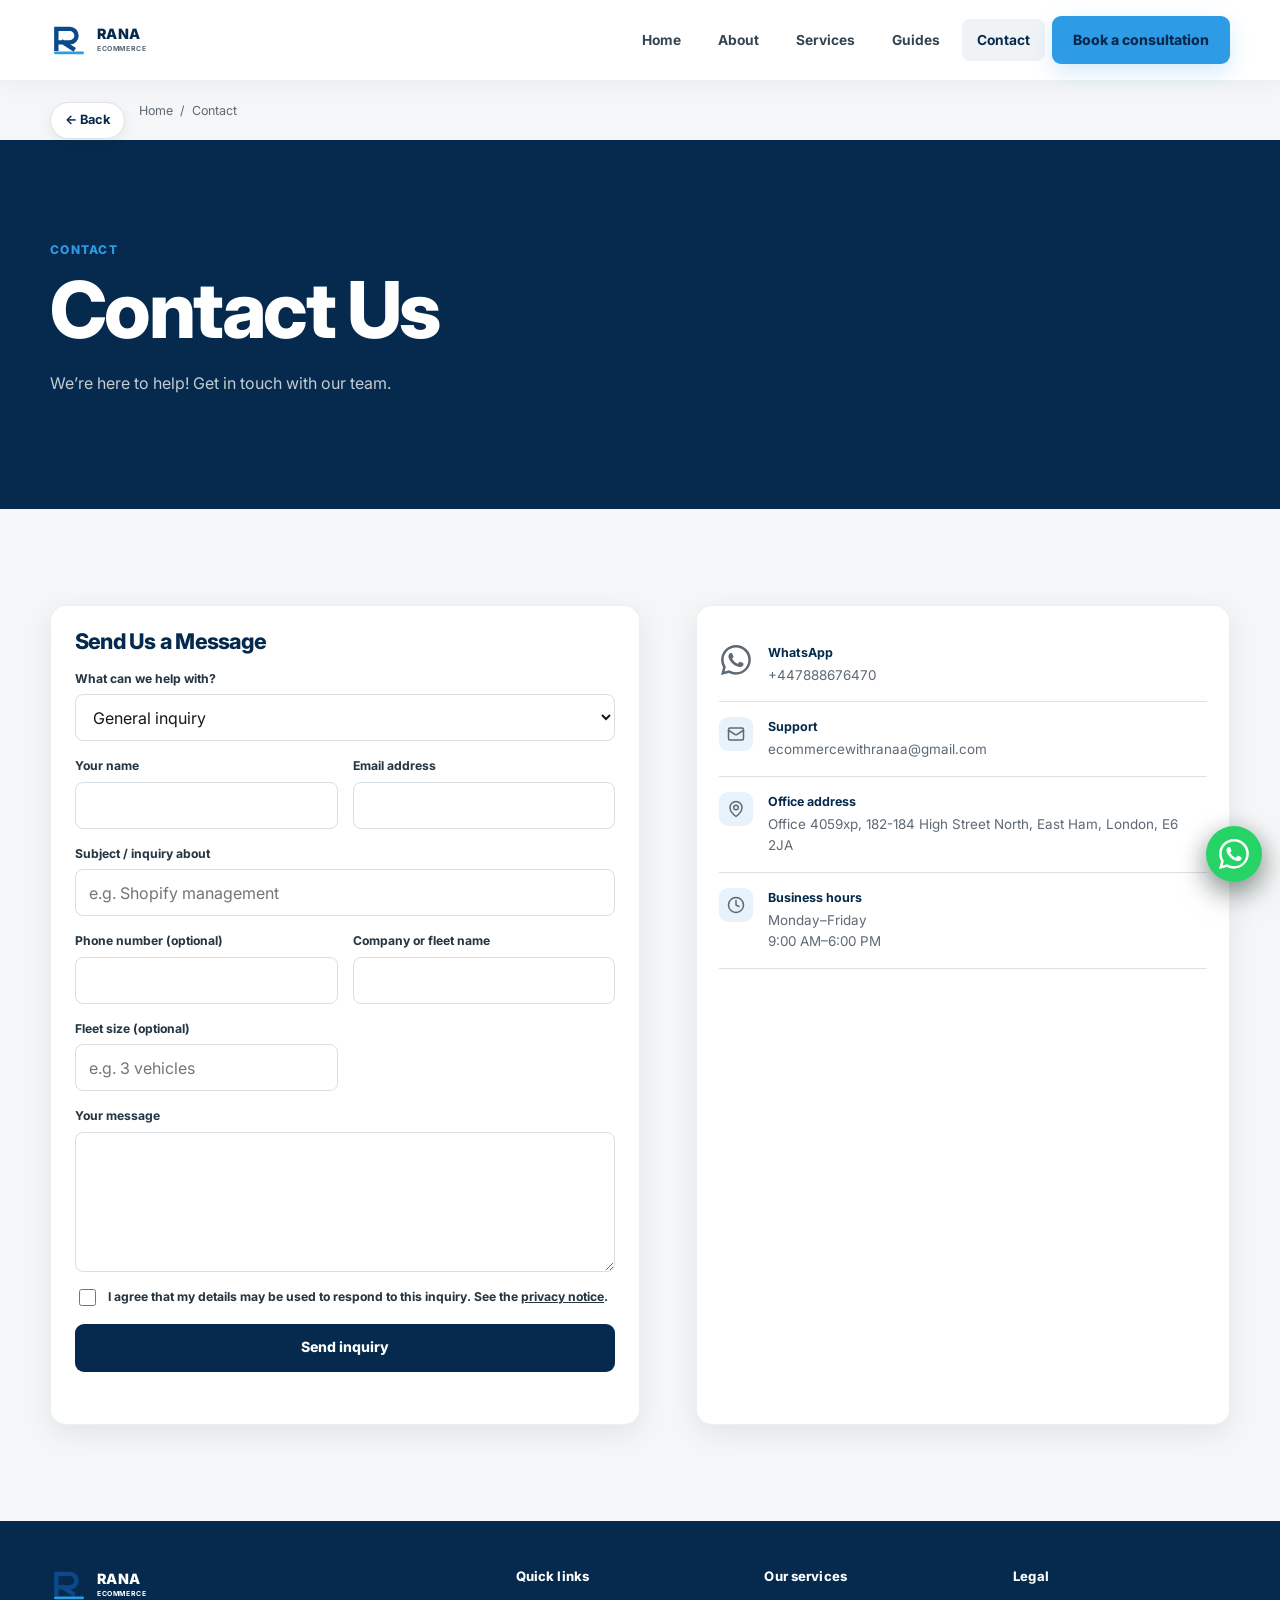
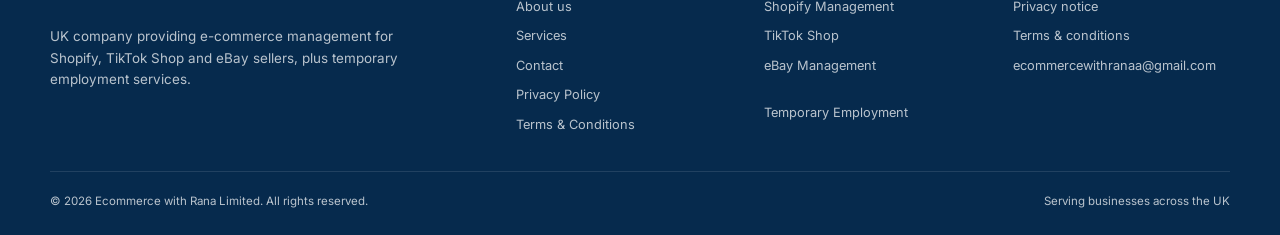
<file: contact/index.html>
<!DOCTYPE html>
<html lang="en-GB">
<head>
<meta charset="UTF-8"/>
<meta name="viewport" content="width=device-width"/>
<title>Contact Ecommerce with Rana Limited | Book a Free Consultation</title>
<meta name="description" content="Contact Ecommerce with Rana Limited about e-commerce management or temporary employment services. WhatsApp +447888676470 or email ecommercewithranaa@gmail.com."/>
<link rel="canonical" href="https://ecommercewithrana.com/contact/"/>
<meta name="robots" content="index, follow"/>
<meta name="theme-color" content="#062A4D"/>
<meta property="og:type" content="website"/>
<meta property="og:locale" content="en_GB"/>
<meta property="og:site_name" content="Ecommerce with Rana Limited"/>
<meta property="og:title" content="Contact Ecommerce with Rana Limited | Book a Free Consultation"/>
<meta property="og:description" content="Contact Ecommerce with Rana Limited about e-commerce management or temporary employment services. WhatsApp +447888676470 or email ecommercewithranaa@gmail.com."/>
<meta property="og:url" content="https://ecommercewithrana.com/contact/"/>
<meta property="og:image" content="https://ecommercewithrana.com/og.png"/>
<meta name="twitter:image" content="https://ecommercewithrana.com/og.png"/>
<meta name="twitter:card" content="summary_large_image"/>
<meta name="twitter:title" content="Contact Ecommerce with Rana Limited | Book a Free Consultation"/>
<meta name="twitter:description" content="Contact Ecommerce with Rana Limited about e-commerce management or temporary employment services. WhatsApp +447888676470 or email ecommercewithranaa@gmail.com."/>
<link rel="icon" href="/favicon.svg" type="image/svg+xml"/>
<link rel="icon" type="image/png" sizes="48x48" href="/favicon-48.png"/>
<link rel="apple-touch-icon" href="/apple-touch-icon.png"/>

<link rel="preconnect" href="https://fonts.googleapis.com"/>
<link rel="preconnect" href="https://fonts.gstatic.com" crossorigin/>
<link rel="preload" as="style" href="https://fonts.googleapis.com/css2?family=Inter:wght@400;500;600;700;800;900&display=swap" onload="this.onload=null;this.rel='stylesheet'"/><noscript><link href="https://fonts.googleapis.com/css2?family=Inter:wght@400;500;600;700;800;900&display=swap" rel="stylesheet"/></noscript>
<link rel="stylesheet" href="/style.css?v=20261023"/>
</head><body>
<a href="#main-content" class="skip-link">Skip to content</a>
<header class="site-header"><div class="container site-header__inner">
<a class="brand" href="/" aria-label="Ecommerce with Rana Limited home"><svg class="brand__mark" aria-hidden="true" viewBox="0 0 48 38"><path d="M8 30 V5 H25 a8.5 8.5 0 0 1 0 17 H8 M16.5 22 L29 30" fill="none" stroke="#0A4A8A" stroke-width="5.5" stroke-linecap="square"/><rect x="5" y="33.5" width="38" height="3.5" rx="1.75" fill="#2E9BE6"/></svg><span class="brand__copy">Rana<small>Ecommerce</small></span></a>
<nav class="desktop-nav" aria-label="Primary navigation">
<a href="/">Home</a><a href="/about/">About</a><a href="/services/">Services</a><a href="/guides/">Guides</a><a href="/contact/" aria-current="page">Contact</a>
<a class="button" href="/contact/">Book a consultation</a>
</nav>
<button class="icon-button mobile-menu-toggle" type="button" aria-label="Open menu" aria-expanded="false" data-menu-open><svg width="25" height="25" viewBox="0 0 24 24" fill="none" stroke="currentColor" stroke-width="2" stroke-linecap="round" stroke-linejoin="round" aria-hidden="true"><line x1="4" x2="20" y1="12" y2="12"/><line x1="4" x2="20" y1="6" y2="6"/><line x1="4" x2="20" y1="18" y2="18"/></svg></button>
</div></header>
<div class="menu-backdrop" data-menu-backdrop aria-hidden="true"></div>
<aside class="mobile-menu" aria-label="Mobile navigation" aria-hidden="true" data-mobile-menu>
<div class="mobile-menu__top">
<a class="mobile-menu__wordmark" href="/" aria-label="Ecommerce with Rana Limited home"><strong>Rana</strong><small>Ecommerce Limited</small></a>
<button class="icon-button mobile-menu__close" type="button" aria-label="Close menu" data-menu-close><svg width="25" height="25" viewBox="0 0 24 24" fill="none" stroke="currentColor" stroke-width="2" stroke-linecap="round" stroke-linejoin="round" aria-hidden="true"><path d="M18 6 6 18"/><path d="m6 6 12 12"/></svg></button>
</div>
<nav class="mobile-menu__nav">
<a href="/">Home</a>
<a href="/about/">About Us</a>
<div class="mobile-menu__group">
<a href="/services/">Services <svg width="15" height="15" viewBox="0 0 24 24" fill="none" stroke="currentColor" stroke-width="2" stroke-linecap="round" stroke-linejoin="round" aria-hidden="true"><path d="m6 9 6 6 6-6"/></svg></a>
<div class="mobile-menu__subnav">
<a class="mobile-menu__subnav-title" href="/services/e-commerce-solutions/">E-commerce Solutions <svg width="14" height="14" viewBox="0 0 24 24" fill="none" stroke="currentColor" stroke-width="2" stroke-linecap="round" stroke-linejoin="round" aria-hidden="true"><path d="m18 15-6-6-6 6"/></svg></a>
<a href="/services/shopify-management/">Shopify Management</a>
<a href="/services/tiktok-shop-management/">TikTok Shop Management</a>
<a href="/services/ebay-management/">eBay Management</a>
<a href="/services/product-hunting/">Product Hunting</a>
<a href="/services/payment-account-support/">Payment &amp; Account Support</a>
</div>
</div>


<a href="/temporary-employment/">Temporary Employment</a>
<a href="/guides/">Guides</a>
<a href="/contact/">Contact Us</a>
</nav>
<a class="button" href="/contact/">Book a Consultation</a>
<div class="mobile-menu__company">
<h2>Ecommerce with Rana Limited</h2>
<p>UK company providing e-commerce management for Shopify, TikTok Shop and eBay sellers, plus temporary employment services.</p>
<div class="mobile-menu__socials" aria-label="Social media">
<span aria-label="Facebook link unavailable">f</span><span aria-label="Instagram link unavailable">◎</span><span aria-label="LinkedIn link unavailable">in</span><span aria-label="X link unavailable">𝕏</span>
</div>
<div class="mobile-menu__footer-links">
<nav aria-label="Quick links"><h3>Quick Links</h3><a href="/about/">About Us</a><a href="/services/">Services</a><a href="/contact/">Contact Us</a><a href="/privacy/">Privacy Policy</a><a href="/terms/">Terms &amp; Conditions</a></nav>
<nav aria-label="Services links"><h3>Our Services</h3><a href="/services/shopify-management/">Shopify Management</a><a href="/services/tiktok-shop-management/">TikTok Shop</a><a href="/services/ebay-management/">eBay Management</a><a href="/temporary-employment/">Temporary Employment</a></nav>
</div>
</div>
<div class="mobile-menu__footer">© 2026 Ecommerce with Rana Limited.<br/>All Rights Reserved.</div>
</aside><main id="main-content"><div class="container back-row"><a class="back-btn" href="#" data-back data-fallback="/">&larr; Back</a><nav class="breadcrumbs" aria-label="Breadcrumb"><a href="/">Home</a> / <span aria-current="page">Contact</span></nav></div>
<section class="section section--navy contact-hero"><div class="container"><span class="eyebrow">Contact</span><h1 style="max-width:640px;color:#fff">Contact Us</h1><p style="max-width:560px;color:rgba(255,255,255,.76)">We’re here to help! Get in touch with our team.</p></div></section>
<section class="section contact-main-section"><div class="container contact-layout">
<div class="card form-card">
<h2 style="font-size:1.35rem">Send Us a Message</h2>
<form class="inquiry-form" data-inquiry-form data-mailto="ecommercewithranaa@gmail.com" novalidate>
<div class="form-grid form-grid--2">
<div class="form-field form-field--wide"><label for="inquiry-type-general">What can we help with?</label><select id="inquiry-type-general" name="inquiryType" data-inquiry-type required><option value="general" selected>General inquiry</option><option value="ecommerce">E-commerce services</option><option value="employment">Temporary employment</option></select></div>
<div class="form-field"><label for="name-general">Your name</label><input id="name-general" name="name" type="text" autocomplete="name" minlength="2" maxlength="80" required/></div>
<div class="form-field"><label for="email-general">Email address</label><input id="email-general" name="email" type="email" autocomplete="email" maxlength="160" required/></div>
<div class="form-field form-field--wide"><label for="subject-general">Subject / inquiry about</label><input id="subject-general" name="subject" type="text" value="" minlength="2" maxlength="120" placeholder="e.g. Shopify management" data-inquiry-subject required/></div>
<div class="form-field"><label for="phone-general">Phone number <span aria-hidden="true">(optional)</span></label><input id="phone-general" name="phone" type="tel" autocomplete="tel" maxlength="40"/></div><div class="form-field" data-dispatch-field hidden><label for="company-general">Company or fleet name</label><input id="company-general" name="company" type="text" autocomplete="organization" maxlength="100"/></div><div class="form-field" data-dispatch-field hidden><label for="fleet-general">Fleet size <span aria-hidden="true">(optional)</span></label><input id="fleet-general" name="fleetSize" type="text" maxlength="40" placeholder="e.g. 3 vehicles"/></div>
<div class="form-field form-field--wide"><label for="message-general">Your message</label><textarea id="message-general" name="message" minlength="10" maxlength="3000" required></textarea></div>
<input type="hidden" name="service" value="" data-service-context/>
<div class="form-honeypot" aria-hidden="true"><label for="website-general">Website</label><input id="website-general" name="website" type="text" tabindex="-1" autocomplete="off"/></div>
<div class="form-field form-field--wide"><label class="form-checkbox"><input type="checkbox" name="consent" value="true" required/><span>I agree that my details may be used to respond to this inquiry. See the <a href="/privacy/"><u>privacy notice</u></a>.</span></label></div>
<div class="form-field form-field--wide"><button class="button button--navy" type="submit" data-submit-button>Send inquiry</button><p class="form-status" data-form-status role="status" aria-live="polite"></p></div>
</div>
</form>
</div>
<div class="card contact-panel"><ul class="contact-list">
<li><span class="contact-list__icon contact-list__icon--whatsapp"><svg width="30" height="30" viewBox="0 0 16 16" fill="currentColor" aria-hidden="true"><path d="M13.601 2.326A7.85 7.85 0 0 0 7.994 0C3.627 0 .068 3.558.064 7.926c0 1.399.366 2.76 1.057 3.965L0 16l4.204-1.102a7.9 7.9 0 0 0 3.79.965h.004c4.368 0 7.926-3.558 7.93-7.93a7.9 7.9 0 0 0-2.327-5.607m-5.607 12.2a6.6 6.6 0 0 1-3.357-.92l-.239-.143-2.497.654.666-2.433-.156-.251a6.56 6.56 0 0 1-1.007-3.505c0-3.626 2.957-6.584 6.591-6.584a6.56 6.56 0 0 1 4.66 1.931 6.56 6.56 0 0 1 1.928 4.66c-.004 3.639-2.961 6.592-6.592 6.592m3.615-4.934c-.197-.099-1.17-.578-1.353-.646-.182-.065-.315-.099-.445.099-.133.197-.514.646-.627.775-.117.133-.232.148-.43.05-.197-.1-.836-.308-1.592-.984-.59-.525-.985-1.175-1.103-1.372-.116-.198-.011-.305.088-.403.09-.088.197-.232.296-.347.1-.116.133-.198.198-.33.065-.134.034-.249-.016-.348-.05-.099-.445-1.076-.611-1.47-.16-.389-.323-.335-.445-.34-.114-.007-.247-.007-.38-.007a.73.73 0 0 0-.529.247c-.182.198-.691.677-.691 1.654s.71 1.916.81 2.049c.098.133 1.394 2.132 3.383 2.992.47.205.84.326 1.129.418.475.152.904.129 1.246.08.38-.058 1.171-.48 1.338-.943.164-.462.164-.86.114-.943-.049-.084-.182-.133-.38-.232"/></svg></span><span><strong>WhatsApp</strong><a href="https://wa.me/447888676470" data-cta="whatsapp">+447888676470</a></span></li>
<li><span class="contact-list__icon"><svg width="18" height="18" viewBox="0 0 24 24" fill="none" stroke="currentColor" stroke-width="2" stroke-linecap="round" stroke-linejoin="round" aria-hidden="true"><rect width="20" height="16" x="2" y="4" rx="2"/><path d="m22 7-8.97 5.7a1.94 1.94 0 0 1-2.06 0L2 7"/></svg></span><span><strong>Support</strong><a href="mailto:ecommercewithranaa@gmail.com">ecommercewithranaa@gmail.com</a></span></li>
<li><span class="contact-list__icon"><svg width="18" height="18" viewBox="0 0 24 24" fill="none" stroke="currentColor" stroke-width="2" stroke-linecap="round" stroke-linejoin="round" aria-hidden="true"><path d="M20 10c0 6-8 12-8 12s-8-6-8-12a8 8 0 0 1 16 0Z"/><circle cx="12" cy="10" r="3"/></svg></span><span><strong>Office address</strong><span style="display:block">Office 4059xp, 182-184 High Street North, East Ham, London, E6 2JA</span></span></li>
<li><span class="contact-list__icon"><svg width="18" height="18" viewBox="0 0 24 24" fill="none" stroke="currentColor" stroke-width="2" stroke-linecap="round" stroke-linejoin="round" aria-hidden="true"><circle cx="12" cy="12" r="10"/><polyline points="12 6 12 12 16 14"/></svg></span><span><strong>Business hours</strong><span style="display:block">Monday–Friday</span><span style="display:block">9:00 AM–6:00 PM</span></span></li>
</ul></div>
</div></section></main>
<footer class="site-footer"><div class="container">
<div class="footer-grid">
<div class="footer-about"><a class="brand" href="/" aria-label="Ecommerce with Rana Limited home"><svg class="brand__mark" aria-hidden="true" viewBox="0 0 48 38"><path d="M8 30 V5 H25 a8.5 8.5 0 0 1 0 17 H8 M16.5 22 L29 30" fill="none" stroke="#0A4A8A" stroke-width="5.5" stroke-linecap="square"/><rect x="5" y="33.5" width="38" height="3.5" rx="1.75" fill="#2E9BE6"/></svg><span class="brand__copy">Rana<small>Ecommerce</small></span></a><p>UK company providing e-commerce management for Shopify, TikTok Shop and eBay sellers, plus temporary employment services.</p></div>
<nav class="footer-nav" aria-label="Footer navigation"><h3>Quick links</h3><ul>
<li><a href="/about/">About us</a></li><li><a href="/services/">Services</a></li><li><a href="/contact/">Contact</a></li><li><a href="/privacy/">Privacy Policy</a></li><li><a href="/terms/">Terms &amp; Conditions</a></li>
</ul></nav>
<nav class="footer-nav" aria-label="Services"><h3>Our services</h3><ul>
<li><a href="/services/shopify-management/">Shopify Management</a></li><li><a href="/services/tiktok-shop-management/">TikTok Shop</a></li><li><a href="/services/ebay-management/">eBay Management</a></li><li></li><li></li><li><a href="/temporary-employment/">Temporary Employment</a></li>
</ul></nav>
<nav class="footer-nav" aria-label="Legal information"><h3>Legal</h3><ul>
<li><a href="/privacy/">Privacy notice</a></li><li><a href="/terms/">Terms &amp; conditions</a></li><li><a href="mailto:ecommercewithranaa@gmail.com">ecommercewithranaa@gmail.com</a></li>
</ul></nav>
</div>
<div class="footer-bottom"><span>© 2026 Ecommerce with Rana Limited. All rights reserved.</span><span>Serving businesses across the UK</span></div>
</div></footer>
<a class="whatsapp-float" href="https://wa.me/447888676470?text=Hello%20Rana%20Ecommerce%2C%20I%20would%20like%20to%20know%20more%20about%20your%20services." target="_blank" rel="noopener noreferrer" aria-label="Message Ecommerce with Rana Limited on WhatsApp" data-cta="whatsapp"><svg width="30" height="30" viewBox="0 0 16 16" fill="currentColor" aria-hidden="true"><path d="M13.601 2.326A7.85 7.85 0 0 0 7.994 0C3.627 0 .068 3.558.064 7.926c0 1.399.366 2.76 1.057 3.965L0 16l4.204-1.102a7.9 7.9 0 0 0 3.79.965h.004c4.368 0 7.926-3.558 7.93-7.93a7.9 7.9 0 0 0-2.327-5.607m-5.607 12.2a6.6 6.6 0 0 1-3.357-.92l-.239-.143-2.497.654.666-2.433-.156-.251a6.56 6.56 0 0 1-1.007-3.505c0-3.626 2.957-6.584 6.591-6.584a6.56 6.56 0 0 1 4.66 1.931 6.56 6.56 0 0 1 1.928 4.66c-.004 3.639-2.961 6.592-6.592 6.592m3.615-4.934c-.197-.099-1.17-.578-1.353-.646-.182-.065-.315-.099-.445.099-.133.197-.514.646-.627.775-.117.133-.232.148-.43.05-.197-.1-.836-.308-1.592-.984-.59-.525-.985-1.175-1.103-1.372-.116-.198-.011-.305.088-.403.09-.088.197-.232.296-.347.1-.116.133-.198.198-.33.065-.134.034-.249-.016-.348-.05-.099-.445-1.076-.611-1.47-.16-.389-.323-.335-.445-.34-.114-.007-.247-.007-.38-.007a.73.73 0 0 0-.529.247c-.182.198-.691.677-.691 1.654s.71 1.916.81 2.049c.098.133 1.394 2.132 3.383 2.992.47.205.84.326 1.129.418.475.152.904.129 1.246.08.38-.058 1.171-.48 1.338-.943.164-.462.164-.86.114-.943-.049-.084-.182-.133-.38-.232"/></svg></a>
<script src="/script.js"></script>
</body>
</html>
</file>
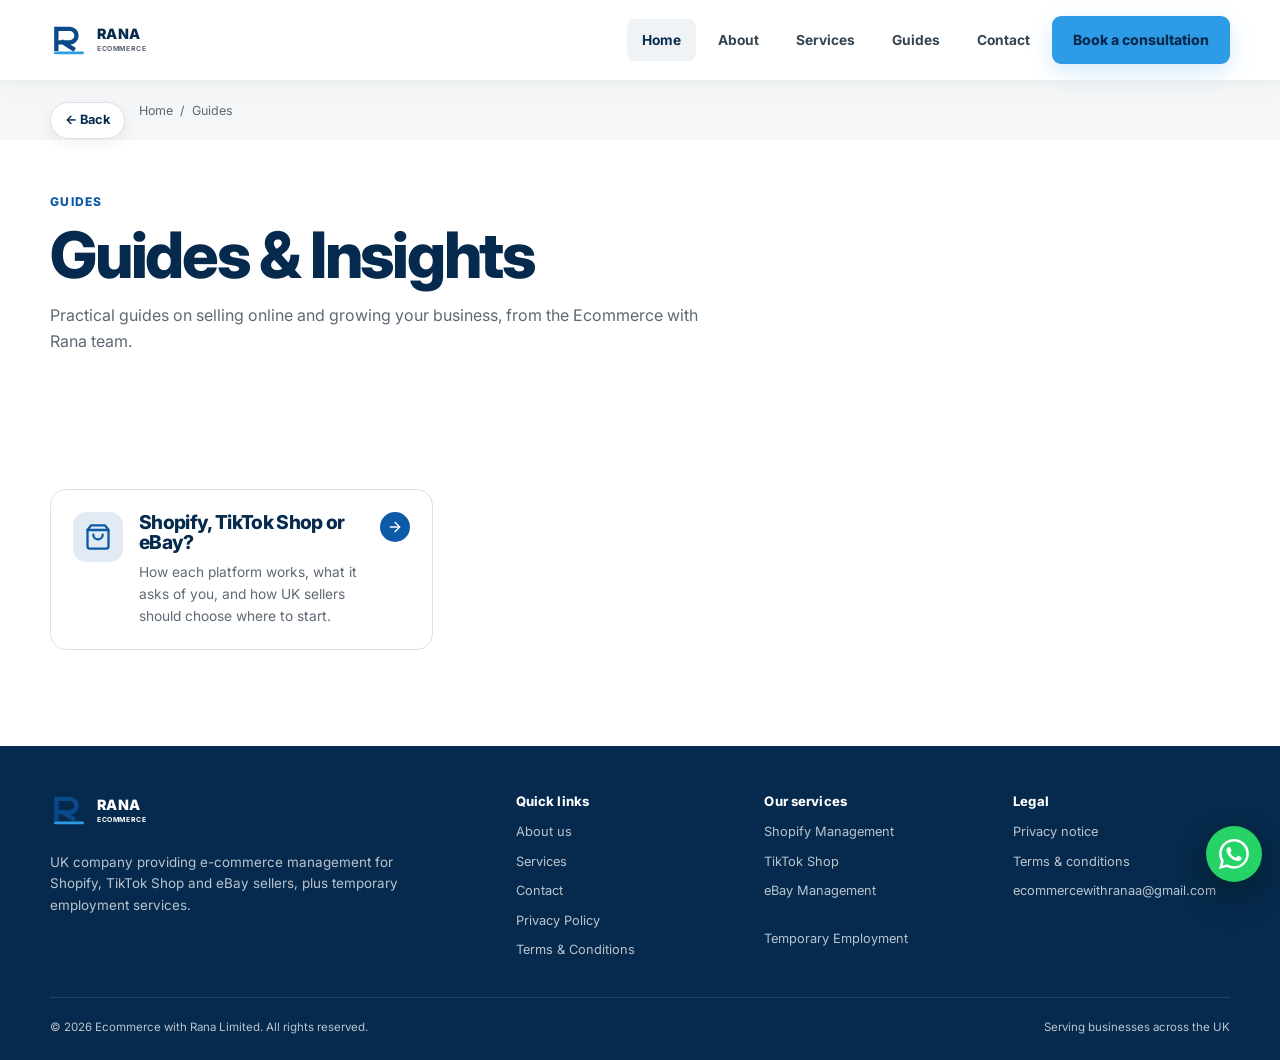
<file: guides/index.html>
<!DOCTYPE html>
<html lang="en-GB">
<head>
<meta charset="UTF-8"/>
<meta name="viewport" content="width=device-width"/>
<title>Guides & Insights | Ecommerce with Rana Limited</title>
<meta name="description" content="Practical guides from Ecommerce with Rana on selling online (Shopify, TikTok Shop, eBay) and growing a business in the UK."/>
<link rel="canonical" href="https://ecommercewithrana.com/guides/"/>
<meta name="robots" content="index, follow"/>
<meta name="theme-color" content="#062A4D"/>
<meta property="og:type" content="website"/>
<meta property="og:locale" content="en_GB"/>
<meta property="og:site_name" content="Ecommerce with Rana Limited"/>
<meta property="og:title" content="Guides & Insights | Ecommerce with Rana Limited"/>
<meta property="og:description" content="Practical guides from Ecommerce with Rana on selling online (Shopify, TikTok Shop, eBay) and growing a business in the UK."/>
<meta property="og:url" content="https://ecommercewithrana.com/guides/"/>
<meta property="og:image" content="https://ecommercewithrana.com/og.png"/>
<meta name="twitter:image" content="https://ecommercewithrana.com/og.png"/>
<meta name="twitter:card" content="summary_large_image"/>
<meta name="twitter:title" content="Guides & Insights | Ecommerce with Rana Limited"/>
<meta name="twitter:description" content="Practical guides from Ecommerce with Rana on selling online (Shopify, TikTok Shop, eBay) and growing a business in the UK."/>
<link rel="icon" href="/favicon.svg" type="image/svg+xml"/>
<link rel="icon" type="image/png" sizes="48x48" href="/favicon-48.png"/>
<link rel="apple-touch-icon" href="/apple-touch-icon.png"/>

<link rel="preconnect" href="https://fonts.googleapis.com"/>
<link rel="preconnect" href="https://fonts.gstatic.com" crossorigin/>
<link rel="preload" as="style" href="https://fonts.googleapis.com/css2?family=Inter:wght@400;500;600;700;800;900&display=swap" onload="this.onload=null;this.rel='stylesheet'"/><noscript><link href="https://fonts.googleapis.com/css2?family=Inter:wght@400;500;600;700;800;900&display=swap" rel="stylesheet"/></noscript>
<link rel="stylesheet" href="/style.css?v=20261023"/>
</head><body>
<a href="#main-content" class="skip-link">Skip to content</a>
<header class="site-header"><div class="container site-header__inner">
<a class="brand" href="/" aria-label="Ecommerce with Rana Limited home"><svg class="brand__mark" aria-hidden="true" viewBox="0 0 48 38"><path d="M8 30 V5 H25 a8.5 8.5 0 0 1 0 17 H8 M16.5 22 L29 30" fill="none" stroke="#0A4A8A" stroke-width="5.5" stroke-linecap="square"/><rect x="5" y="33.5" width="38" height="3.5" rx="1.75" fill="#2E9BE6"/></svg><span class="brand__copy">Rana<small>Ecommerce</small></span></a>
<nav class="desktop-nav" aria-label="Primary navigation">
<a href="/" aria-current="page">Home</a><a href="/about/">About</a><a href="/services/">Services</a><a href="/guides/">Guides</a><a href="/contact/">Contact</a>
<a class="button" href="/contact/">Book a consultation</a>
</nav>
<button class="icon-button mobile-menu-toggle" type="button" aria-label="Open menu" aria-expanded="false" data-menu-open><svg width="25" height="25" viewBox="0 0 24 24" fill="none" stroke="currentColor" stroke-width="2" stroke-linecap="round" stroke-linejoin="round" aria-hidden="true"><line x1="4" x2="20" y1="12" y2="12"/><line x1="4" x2="20" y1="6" y2="6"/><line x1="4" x2="20" y1="18" y2="18"/></svg></button>
</div></header>
<div class="menu-backdrop" data-menu-backdrop aria-hidden="true"></div>
<aside class="mobile-menu" aria-label="Mobile navigation" aria-hidden="true" data-mobile-menu>
<div class="mobile-menu__top">
<a class="mobile-menu__wordmark" href="/" aria-label="Ecommerce with Rana Limited home"><strong>Rana</strong><small>Ecommerce Limited</small></a>
<button class="icon-button mobile-menu__close" type="button" aria-label="Close menu" data-menu-close><svg width="25" height="25" viewBox="0 0 24 24" fill="none" stroke="currentColor" stroke-width="2" stroke-linecap="round" stroke-linejoin="round" aria-hidden="true"><path d="M18 6 6 18"/><path d="m6 6 12 12"/></svg></button>
</div>
<nav class="mobile-menu__nav">
<a href="/">Home</a>
<a href="/about/">About Us</a>
<div class="mobile-menu__group">
<a href="/services/">Services <svg width="15" height="15" viewBox="0 0 24 24" fill="none" stroke="currentColor" stroke-width="2" stroke-linecap="round" stroke-linejoin="round" aria-hidden="true"><path d="m6 9 6 6 6-6"/></svg></a>
<div class="mobile-menu__subnav">
<a class="mobile-menu__subnav-title" href="/services/e-commerce-solutions/">E-commerce Solutions <svg width="14" height="14" viewBox="0 0 24 24" fill="none" stroke="currentColor" stroke-width="2" stroke-linecap="round" stroke-linejoin="round" aria-hidden="true"><path d="m18 15-6-6-6 6"/></svg></a>
<a href="/services/shopify-management/">Shopify Management</a>
<a href="/services/tiktok-shop-management/">TikTok Shop Management</a>
<a href="/services/ebay-management/">eBay Management</a>
<a href="/services/product-hunting/">Product Hunting</a>
<a href="/services/payment-account-support/">Payment &amp; Account Support</a>
</div>
</div>


<a href="/temporary-employment/">Temporary Employment</a>
<a href="/guides/">Guides</a>
<a href="/contact/">Contact Us</a>
</nav>
<a class="button" href="/contact/">Book a Consultation</a>
<div class="mobile-menu__company">
<h2>Ecommerce with Rana Limited</h2>
<p>UK company providing e-commerce management for Shopify, TikTok Shop and eBay sellers, plus temporary employment services.</p>
<div class="mobile-menu__socials" aria-label="Social media">
<span aria-label="Facebook link unavailable">f</span><span aria-label="Instagram link unavailable">◎</span><span aria-label="LinkedIn link unavailable">in</span><span aria-label="X link unavailable">𝕏</span>
</div>
<div class="mobile-menu__footer-links">
<nav aria-label="Quick links"><h3>Quick Links</h3><a href="/about/">About Us</a><a href="/services/">Services</a><a href="/contact/">Contact Us</a><a href="/privacy/">Privacy Policy</a><a href="/terms/">Terms &amp; Conditions</a></nav>
<nav aria-label="Services links"><h3>Our Services</h3><a href="/services/shopify-management/">Shopify Management</a><a href="/services/tiktok-shop-management/">TikTok Shop</a><a href="/services/ebay-management/">eBay Management</a><a href="/temporary-employment/">Temporary Employment</a></nav>
</div>
</div>
<div class="mobile-menu__footer">© 2026 Ecommerce with Rana Limited.<br/>All Rights Reserved.</div>
</aside><main id="main-content"><div class="container back-row"><a class="back-btn" href="#" data-back data-fallback="/">&larr; Back</a><nav class="breadcrumbs" aria-label="Breadcrumb"><a href="/">Home</a> / <span aria-current="page">Guides</span></nav></div><section class="page-intro page-intro--compact"><div class="container"><span class="eyebrow eyebrow--green">Guides</span><h1>Guides &amp; Insights</h1><p>Practical guides on selling online and growing your business, from the Ecommerce with Rana team.</p></div></section><section class="section section--white"><div class="container"><div class="grid grid--3"><a class="service-card service-card--stacked" href="/guides/shopify-tiktok-shop-or-ebay-which-platform/" style="--service-color:var(--green-600)"><span class="service-card__icon"><svg width="28" height="28" viewBox="0 0 24 24" fill="none" stroke="currentColor" stroke-width="2" stroke-linecap="round" stroke-linejoin="round" aria-hidden="true"><path d="M6 2 3 6v14a2 2 0 0 0 2 2h14a2 2 0 0 0 2-2V6l-3-4Z"/><path d="M3 6h18"/><path d="M16 10a4 4 0 0 1-8 0"/></svg></span><span><h2>Shopify, TikTok Shop or eBay?</h2><p>How each platform works, what it asks of you, and how UK sellers should choose where to start.</p></span><span class="service-card__arrow"><svg width="16" height="16" viewBox="0 0 24 24" fill="none" stroke="currentColor" stroke-width="2" stroke-linecap="round" stroke-linejoin="round" aria-hidden="true"><path d="M5 12h14"/><path d="m12 5 7 7-7 7"/></svg></span></a></div></div></section></main>
<footer class="site-footer"><div class="container">
<div class="footer-grid">
<div class="footer-about"><a class="brand" href="/" aria-label="Ecommerce with Rana Limited home"><svg class="brand__mark" aria-hidden="true" viewBox="0 0 48 38"><path d="M8 30 V5 H25 a8.5 8.5 0 0 1 0 17 H8 M16.5 22 L29 30" fill="none" stroke="#0A4A8A" stroke-width="5.5" stroke-linecap="square"/><rect x="5" y="33.5" width="38" height="3.5" rx="1.75" fill="#2E9BE6"/></svg><span class="brand__copy">Rana<small>Ecommerce</small></span></a><p>UK company providing e-commerce management for Shopify, TikTok Shop and eBay sellers, plus temporary employment services.</p></div>
<nav class="footer-nav" aria-label="Footer navigation"><h3>Quick links</h3><ul>
<li><a href="/about/">About us</a></li><li><a href="/services/">Services</a></li><li><a href="/contact/">Contact</a></li><li><a href="/privacy/">Privacy Policy</a></li><li><a href="/terms/">Terms &amp; Conditions</a></li>
</ul></nav>
<nav class="footer-nav" aria-label="Services"><h3>Our services</h3><ul>
<li><a href="/services/shopify-management/">Shopify Management</a></li><li><a href="/services/tiktok-shop-management/">TikTok Shop</a></li><li><a href="/services/ebay-management/">eBay Management</a></li><li></li><li></li><li><a href="/temporary-employment/">Temporary Employment</a></li>
</ul></nav>
<nav class="footer-nav" aria-label="Legal information"><h3>Legal</h3><ul>
<li><a href="/privacy/">Privacy notice</a></li><li><a href="/terms/">Terms &amp; conditions</a></li><li><a href="mailto:ecommercewithranaa@gmail.com">ecommercewithranaa@gmail.com</a></li>
</ul></nav>
</div>
<div class="footer-bottom"><span>© 2026 Ecommerce with Rana Limited. All rights reserved.</span><span>Serving businesses across the UK</span></div>
</div></footer>
<a class="whatsapp-float" href="https://wa.me/447888676470?text=Hello%20Rana%20Ecommerce%2C%20I%20would%20like%20to%20know%20more%20about%20your%20services." target="_blank" rel="noopener noreferrer" aria-label="Message Ecommerce with Rana Limited on WhatsApp" data-cta="whatsapp"><svg width="30" height="30" viewBox="0 0 16 16" fill="currentColor" aria-hidden="true"><path d="M13.601 2.326A7.85 7.85 0 0 0 7.994 0C3.627 0 .068 3.558.064 7.926c0 1.399.366 2.76 1.057 3.965L0 16l4.204-1.102a7.9 7.9 0 0 0 3.79.965h.004c4.368 0 7.926-3.558 7.93-7.93a7.9 7.9 0 0 0-2.327-5.607m-5.607 12.2a6.6 6.6 0 0 1-3.357-.92l-.239-.143-2.497.654.666-2.433-.156-.251a6.56 6.56 0 0 1-1.007-3.505c0-3.626 2.957-6.584 6.591-6.584a6.56 6.56 0 0 1 4.66 1.931 6.56 6.56 0 0 1 1.928 4.66c-.004 3.639-2.961 6.592-6.592 6.592m3.615-4.934c-.197-.099-1.17-.578-1.353-.646-.182-.065-.315-.099-.445.099-.133.197-.514.646-.627.775-.117.133-.232.148-.43.05-.197-.1-.836-.308-1.592-.984-.59-.525-.985-1.175-1.103-1.372-.116-.198-.011-.305.088-.403.09-.088.197-.232.296-.347.1-.116.133-.198.198-.33.065-.134.034-.249-.016-.348-.05-.099-.445-1.076-.611-1.47-.16-.389-.323-.335-.445-.34-.114-.007-.247-.007-.38-.007a.73.73 0 0 0-.529.247c-.182.198-.691.677-.691 1.654s.71 1.916.81 2.049c.098.133 1.394 2.132 3.383 2.992.47.205.84.326 1.129.418.475.152.904.129 1.246.08.38-.058 1.171-.48 1.338-.943.164-.462.164-.86.114-.943-.049-.084-.182-.133-.38-.232"/></svg></a>
<script src="/script.js"></script>
</body>
</html>
</file>
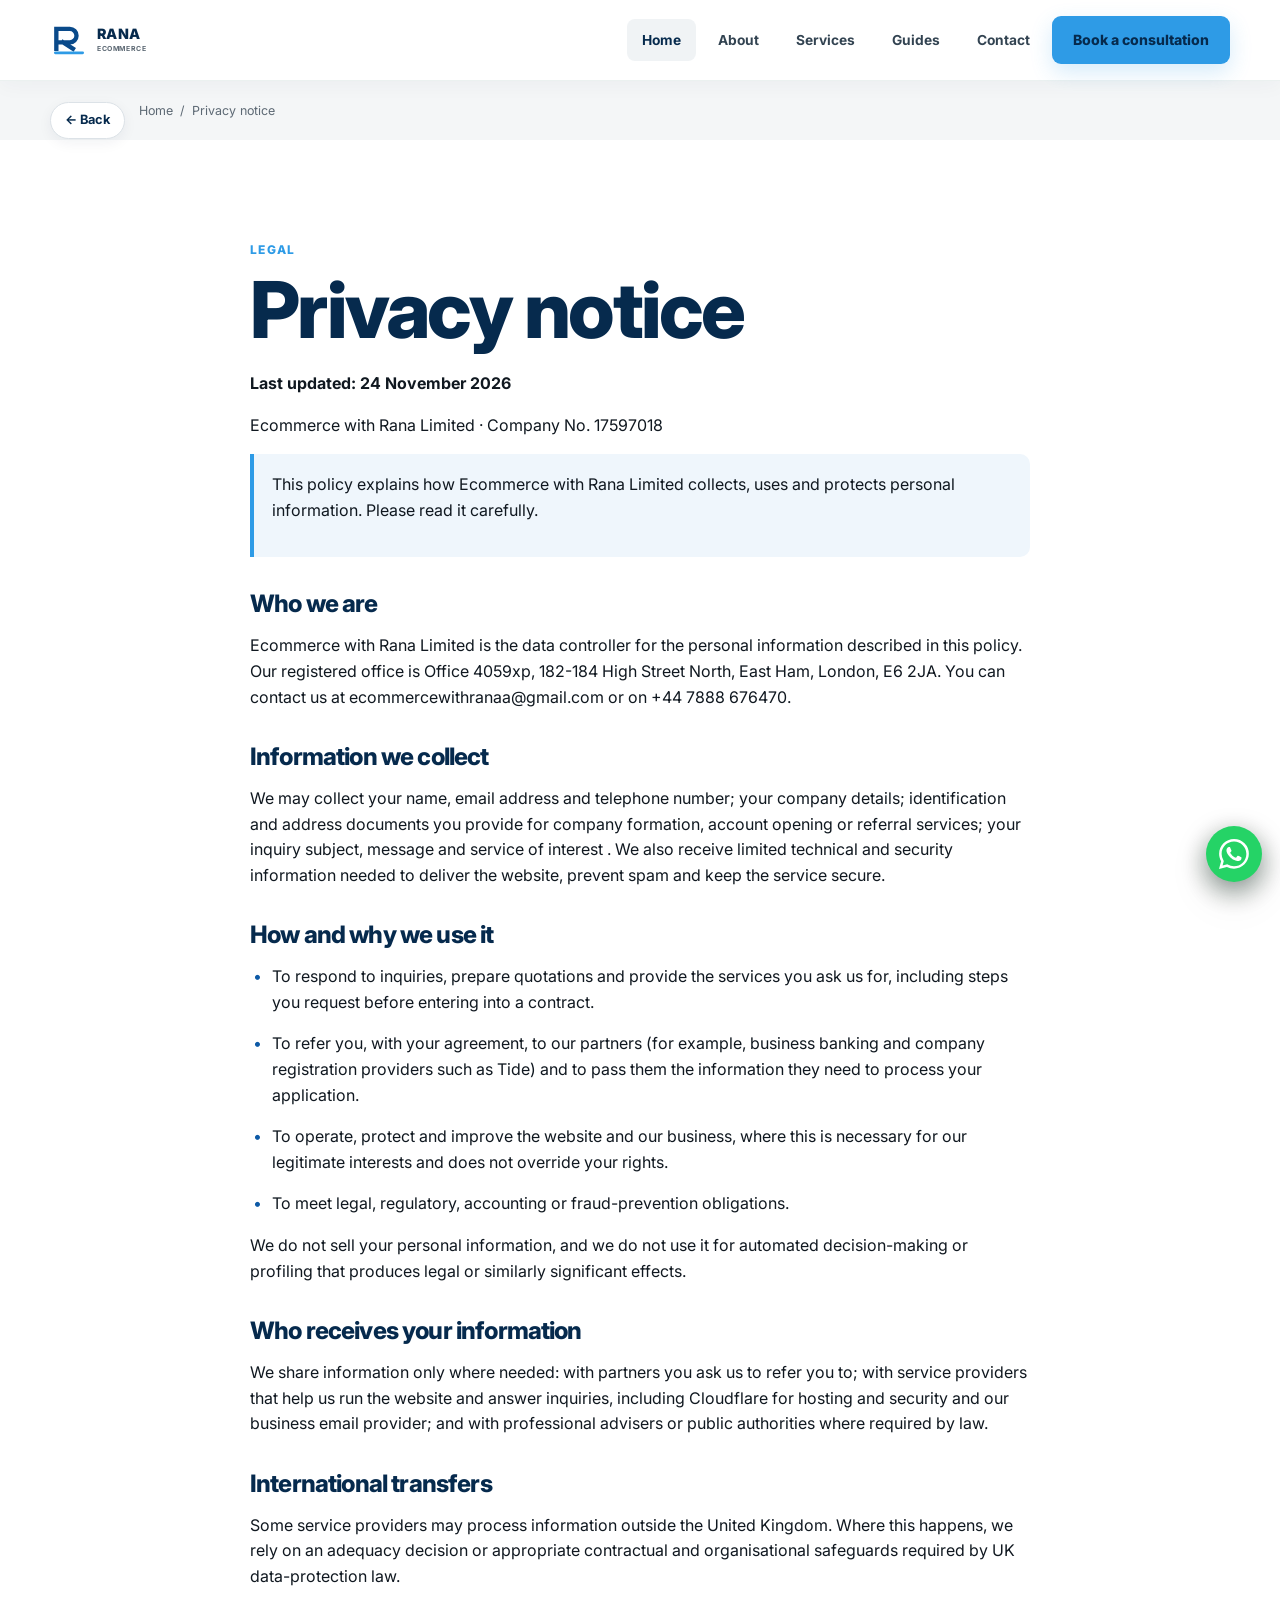
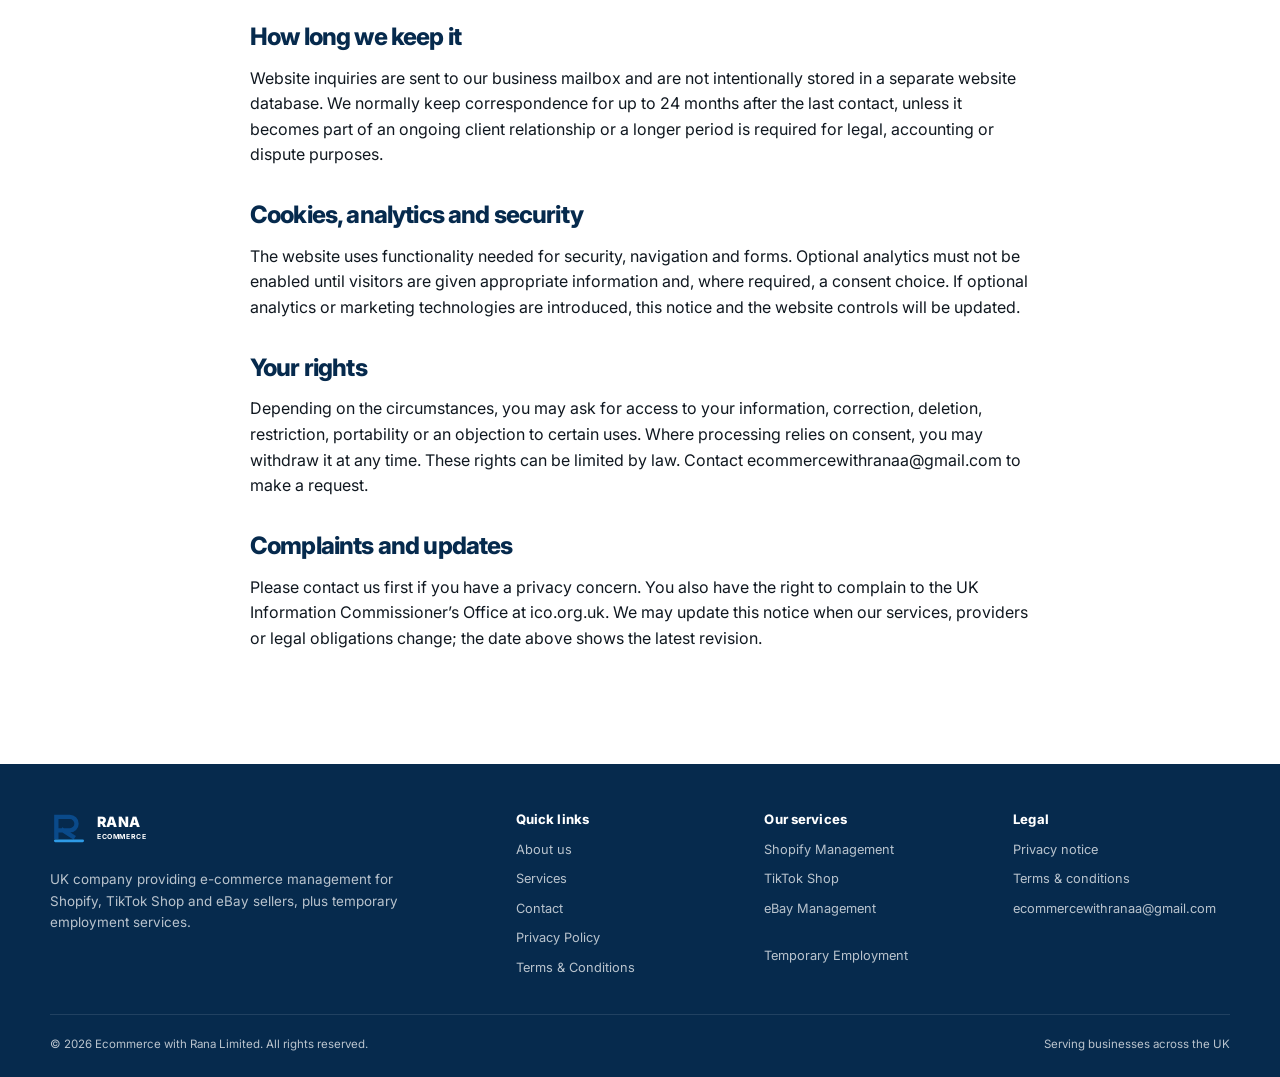
<file: privacy/index.html>
<!DOCTYPE html>
<html lang="en-GB">
<head>
<meta charset="UTF-8"/>
<meta name="viewport" content="width=device-width"/>
<title>Privacy Policy | Ecommerce with Rana Limited</title>
<meta name="description" content="Privacy notice for Ecommerce with Rana Limited — how we handle information from website, contact form and WhatsApp enquiries."/>
<link rel="canonical" href="https://ecommercewithrana.com/privacy/"/>
<meta name="robots" content="index, follow"/>
<meta name="theme-color" content="#062A4D"/>
<meta property="og:type" content="website"/>
<meta property="og:locale" content="en_GB"/>
<meta property="og:site_name" content="Ecommerce with Rana Limited"/>
<meta property="og:title" content="Privacy Policy | Ecommerce with Rana Limited"/>
<meta property="og:description" content="Privacy notice for Ecommerce with Rana Limited — how we handle information from website, contact form and WhatsApp enquiries."/>
<meta property="og:url" content="https://ecommercewithrana.com/privacy/"/>
<meta property="og:image" content="https://ecommercewithrana.com/og.png"/>
<meta name="twitter:image" content="https://ecommercewithrana.com/og.png"/>
<meta name="twitter:card" content="summary_large_image"/>
<meta name="twitter:title" content="Privacy Policy | Ecommerce with Rana Limited"/>
<meta name="twitter:description" content="Privacy notice for Ecommerce with Rana Limited — how we handle information from website, contact form and WhatsApp enquiries."/>
<link rel="icon" href="/favicon.svg" type="image/svg+xml"/>
<link rel="icon" type="image/png" sizes="48x48" href="/favicon-48.png"/>
<link rel="apple-touch-icon" href="/apple-touch-icon.png"/>

<link rel="preconnect" href="https://fonts.googleapis.com"/>
<link rel="preconnect" href="https://fonts.gstatic.com" crossorigin/>
<link rel="preload" as="style" href="https://fonts.googleapis.com/css2?family=Inter:wght@400;500;600;700;800;900&display=swap" onload="this.onload=null;this.rel='stylesheet'"/><noscript><link href="https://fonts.googleapis.com/css2?family=Inter:wght@400;500;600;700;800;900&display=swap" rel="stylesheet"/></noscript>
<link rel="stylesheet" href="/style.css?v=20261023"/>
</head><body>
<a href="#main-content" class="skip-link">Skip to content</a>
<header class="site-header"><div class="container site-header__inner">
<a class="brand" href="/" aria-label="Ecommerce with Rana Limited home"><svg class="brand__mark" aria-hidden="true" viewBox="0 0 48 38"><path d="M8 30 V5 H25 a8.5 8.5 0 0 1 0 17 H8 M16.5 22 L29 30" fill="none" stroke="#0A4A8A" stroke-width="5.5" stroke-linecap="square"/><rect x="5" y="33.5" width="38" height="3.5" rx="1.75" fill="#2E9BE6"/></svg><span class="brand__copy">Rana<small>Ecommerce</small></span></a>
<nav class="desktop-nav" aria-label="Primary navigation">
<a href="/" aria-current="page">Home</a><a href="/about/">About</a><a href="/services/">Services</a><a href="/guides/">Guides</a><a href="/contact/">Contact</a>
<a class="button" href="/contact/">Book a consultation</a>
</nav>
<button class="icon-button mobile-menu-toggle" type="button" aria-label="Open menu" aria-expanded="false" data-menu-open><svg width="25" height="25" viewBox="0 0 24 24" fill="none" stroke="currentColor" stroke-width="2" stroke-linecap="round" stroke-linejoin="round" aria-hidden="true"><line x1="4" x2="20" y1="12" y2="12"/><line x1="4" x2="20" y1="6" y2="6"/><line x1="4" x2="20" y1="18" y2="18"/></svg></button>
</div></header>
<div class="menu-backdrop" data-menu-backdrop aria-hidden="true"></div>
<aside class="mobile-menu" aria-label="Mobile navigation" aria-hidden="true" data-mobile-menu>
<div class="mobile-menu__top">
<a class="mobile-menu__wordmark" href="/" aria-label="Ecommerce with Rana Limited home"><strong>Rana</strong><small>Ecommerce Limited</small></a>
<button class="icon-button mobile-menu__close" type="button" aria-label="Close menu" data-menu-close><svg width="25" height="25" viewBox="0 0 24 24" fill="none" stroke="currentColor" stroke-width="2" stroke-linecap="round" stroke-linejoin="round" aria-hidden="true"><path d="M18 6 6 18"/><path d="m6 6 12 12"/></svg></button>
</div>
<nav class="mobile-menu__nav">
<a href="/">Home</a>
<a href="/about/">About Us</a>
<div class="mobile-menu__group">
<a href="/services/">Services <svg width="15" height="15" viewBox="0 0 24 24" fill="none" stroke="currentColor" stroke-width="2" stroke-linecap="round" stroke-linejoin="round" aria-hidden="true"><path d="m6 9 6 6 6-6"/></svg></a>
<div class="mobile-menu__subnav">
<a class="mobile-menu__subnav-title" href="/services/e-commerce-solutions/">E-commerce Solutions <svg width="14" height="14" viewBox="0 0 24 24" fill="none" stroke="currentColor" stroke-width="2" stroke-linecap="round" stroke-linejoin="round" aria-hidden="true"><path d="m18 15-6-6-6 6"/></svg></a>
<a href="/services/shopify-management/">Shopify Management</a>
<a href="/services/tiktok-shop-management/">TikTok Shop Management</a>
<a href="/services/ebay-management/">eBay Management</a>
<a href="/services/product-hunting/">Product Hunting</a>
<a href="/services/payment-account-support/">Payment &amp; Account Support</a>
</div>
</div>


<a href="/temporary-employment/">Temporary Employment</a>
<a href="/guides/">Guides</a>
<a href="/contact/">Contact Us</a>
</nav>
<a class="button" href="/contact/">Book a Consultation</a>
<div class="mobile-menu__company">
<h2>Ecommerce with Rana Limited</h2>
<p>UK company providing e-commerce management for Shopify, TikTok Shop and eBay sellers, plus temporary employment services.</p>
<div class="mobile-menu__socials" aria-label="Social media">
<span aria-label="Facebook link unavailable">f</span><span aria-label="Instagram link unavailable">◎</span><span aria-label="LinkedIn link unavailable">in</span><span aria-label="X link unavailable">𝕏</span>
</div>
<div class="mobile-menu__footer-links">
<nav aria-label="Quick links"><h3>Quick Links</h3><a href="/about/">About Us</a><a href="/services/">Services</a><a href="/contact/">Contact Us</a><a href="/privacy/">Privacy Policy</a><a href="/terms/">Terms &amp; Conditions</a></nav>
<nav aria-label="Services links"><h3>Our Services</h3><a href="/services/shopify-management/">Shopify Management</a><a href="/services/tiktok-shop-management/">TikTok Shop</a><a href="/services/ebay-management/">eBay Management</a><a href="/temporary-employment/">Temporary Employment</a></nav>
</div>
</div>
<div class="mobile-menu__footer">© 2026 Ecommerce with Rana Limited.<br/>All Rights Reserved.</div>
</aside><main id="main-content"><div class="container back-row"><a class="back-btn" href="#" data-back data-fallback="/">&larr; Back</a><nav class="breadcrumbs" aria-label="Breadcrumb"><a href="/">Home</a> / <span aria-current="page">Privacy notice</span></nav></div>
<section class="section section--white"><article class="container legal">
<span class="eyebrow">Legal</span><h1>Privacy notice</h1><p><strong>Last updated: 24 November 2026</strong></p>
<p>Ecommerce with Rana Limited &middot; Company No. 17597018</p>
<div class="legal__notice"><p>This policy explains how Ecommerce with Rana Limited collects, uses and protects personal information. Please read it carefully.</p></div>
<h2>Who we are</h2><p>Ecommerce with Rana Limited is the data controller for the personal information described in this policy. Our registered office is Office 4059xp, 182-184 High Street North, East Ham, London, E6 2JA. You can contact us at ecommercewithranaa@gmail.com or on +44 7888 676470.</p><h2>Information we collect</h2><p>We may collect your name, email address and telephone number; your company details; identification and address documents you provide for company formation, account opening or referral services; your inquiry subject, message and service of interest . We also receive limited technical and security information needed to deliver the website, prevent spam and keep the service secure.</p><h2>How and why we use it</h2><p class="legal__bullet">To respond to inquiries, prepare quotations and provide the services you ask us for, including steps you request before entering into a contract.</p><p class="legal__bullet">To refer you, with your agreement, to our partners (for example, business banking and company registration providers such as Tide) and to pass them the information they need to process your application.</p><p class="legal__bullet">To operate, protect and improve the website and our business, where this is necessary for our legitimate interests and does not override your rights.</p><p class="legal__bullet">To meet legal, regulatory, accounting or fraud-prevention obligations.</p><p>We do not sell your personal information, and we do not use it for automated decision-making or profiling that produces legal or similarly significant effects.</p><h2>Who receives your information</h2><p>We share information only where needed: with partners you ask us to refer you to; with service providers that help us run the website and answer inquiries, including Cloudflare for hosting and security and our business email provider; and with professional advisers or public authorities where required by law.</p><h2>International transfers</h2><p>Some service providers may process information outside the United Kingdom. Where this happens, we rely on an adequacy decision or appropriate contractual and organisational safeguards required by UK data-protection law.</p><h2>How long we keep it</h2><p>Website inquiries are sent to our business mailbox and are not intentionally stored in a separate website database. We normally keep correspondence for up to 24 months after the last contact, unless it becomes part of an ongoing client relationship or a longer period is required for legal, accounting or dispute purposes.</p><h2>Cookies, analytics and security</h2><p>The website uses functionality needed for security, navigation and forms. Optional analytics must not be enabled until visitors are given appropriate information and, where required, a consent choice. If optional analytics or marketing technologies are introduced, this notice and the website controls will be updated.</p><h2>Your rights</h2><p>Depending on the circumstances, you may ask for access to your information, correction, deletion, restriction, portability or an objection to certain uses. Where processing relies on consent, you may withdraw it at any time. These rights can be limited by law. Contact ecommercewithranaa@gmail.com to make a request.</p><h2>Complaints and updates</h2><p>Please contact us first if you have a privacy concern. You also have the right to complain to the UK Information Commissioner’s Office at ico.org.uk. We may update this notice when our services, providers or legal obligations change; the date above shows the latest revision.</p>
</article></section></main>
<footer class="site-footer"><div class="container">
<div class="footer-grid">
<div class="footer-about"><a class="brand" href="/" aria-label="Ecommerce with Rana Limited home"><svg class="brand__mark" aria-hidden="true" viewBox="0 0 48 38"><path d="M8 30 V5 H25 a8.5 8.5 0 0 1 0 17 H8 M16.5 22 L29 30" fill="none" stroke="#0A4A8A" stroke-width="5.5" stroke-linecap="square"/><rect x="5" y="33.5" width="38" height="3.5" rx="1.75" fill="#2E9BE6"/></svg><span class="brand__copy">Rana<small>Ecommerce</small></span></a><p>UK company providing e-commerce management for Shopify, TikTok Shop and eBay sellers, plus temporary employment services.</p></div>
<nav class="footer-nav" aria-label="Footer navigation"><h3>Quick links</h3><ul>
<li><a href="/about/">About us</a></li><li><a href="/services/">Services</a></li><li><a href="/contact/">Contact</a></li><li><a href="/privacy/">Privacy Policy</a></li><li><a href="/terms/">Terms &amp; Conditions</a></li>
</ul></nav>
<nav class="footer-nav" aria-label="Services"><h3>Our services</h3><ul>
<li><a href="/services/shopify-management/">Shopify Management</a></li><li><a href="/services/tiktok-shop-management/">TikTok Shop</a></li><li><a href="/services/ebay-management/">eBay Management</a></li><li></li><li></li><li><a href="/temporary-employment/">Temporary Employment</a></li>
</ul></nav>
<nav class="footer-nav" aria-label="Legal information"><h3>Legal</h3><ul>
<li><a href="/privacy/">Privacy notice</a></li><li><a href="/terms/">Terms &amp; conditions</a></li><li><a href="mailto:ecommercewithranaa@gmail.com">ecommercewithranaa@gmail.com</a></li>
</ul></nav>
</div>
<div class="footer-bottom"><span>© 2026 Ecommerce with Rana Limited. All rights reserved.</span><span>Serving businesses across the UK</span></div>
</div></footer>
<a class="whatsapp-float" href="https://wa.me/447888676470?text=Hello%20Rana%20Ecommerce%2C%20I%20would%20like%20to%20know%20more%20about%20your%20services." target="_blank" rel="noopener noreferrer" aria-label="Message Ecommerce with Rana Limited on WhatsApp" data-cta="whatsapp"><svg width="30" height="30" viewBox="0 0 16 16" fill="currentColor" aria-hidden="true"><path d="M13.601 2.326A7.85 7.85 0 0 0 7.994 0C3.627 0 .068 3.558.064 7.926c0 1.399.366 2.76 1.057 3.965L0 16l4.204-1.102a7.9 7.9 0 0 0 3.79.965h.004c4.368 0 7.926-3.558 7.93-7.93a7.9 7.9 0 0 0-2.327-5.607m-5.607 12.2a6.6 6.6 0 0 1-3.357-.92l-.239-.143-2.497.654.666-2.433-.156-.251a6.56 6.56 0 0 1-1.007-3.505c0-3.626 2.957-6.584 6.591-6.584a6.56 6.56 0 0 1 4.66 1.931 6.56 6.56 0 0 1 1.928 4.66c-.004 3.639-2.961 6.592-6.592 6.592m3.615-4.934c-.197-.099-1.17-.578-1.353-.646-.182-.065-.315-.099-.445.099-.133.197-.514.646-.627.775-.117.133-.232.148-.43.05-.197-.1-.836-.308-1.592-.984-.59-.525-.985-1.175-1.103-1.372-.116-.198-.011-.305.088-.403.09-.088.197-.232.296-.347.1-.116.133-.198.198-.33.065-.134.034-.249-.016-.348-.05-.099-.445-1.076-.611-1.47-.16-.389-.323-.335-.445-.34-.114-.007-.247-.007-.38-.007a.73.73 0 0 0-.529.247c-.182.198-.691.677-.691 1.654s.71 1.916.81 2.049c.098.133 1.394 2.132 3.383 2.992.47.205.84.326 1.129.418.475.152.904.129 1.246.08.38-.058 1.171-.48 1.338-.943.164-.462.164-.86.114-.943-.049-.084-.182-.133-.38-.232"/></svg></a>
<script src="/script.js"></script>
</body>
</html>
</file>
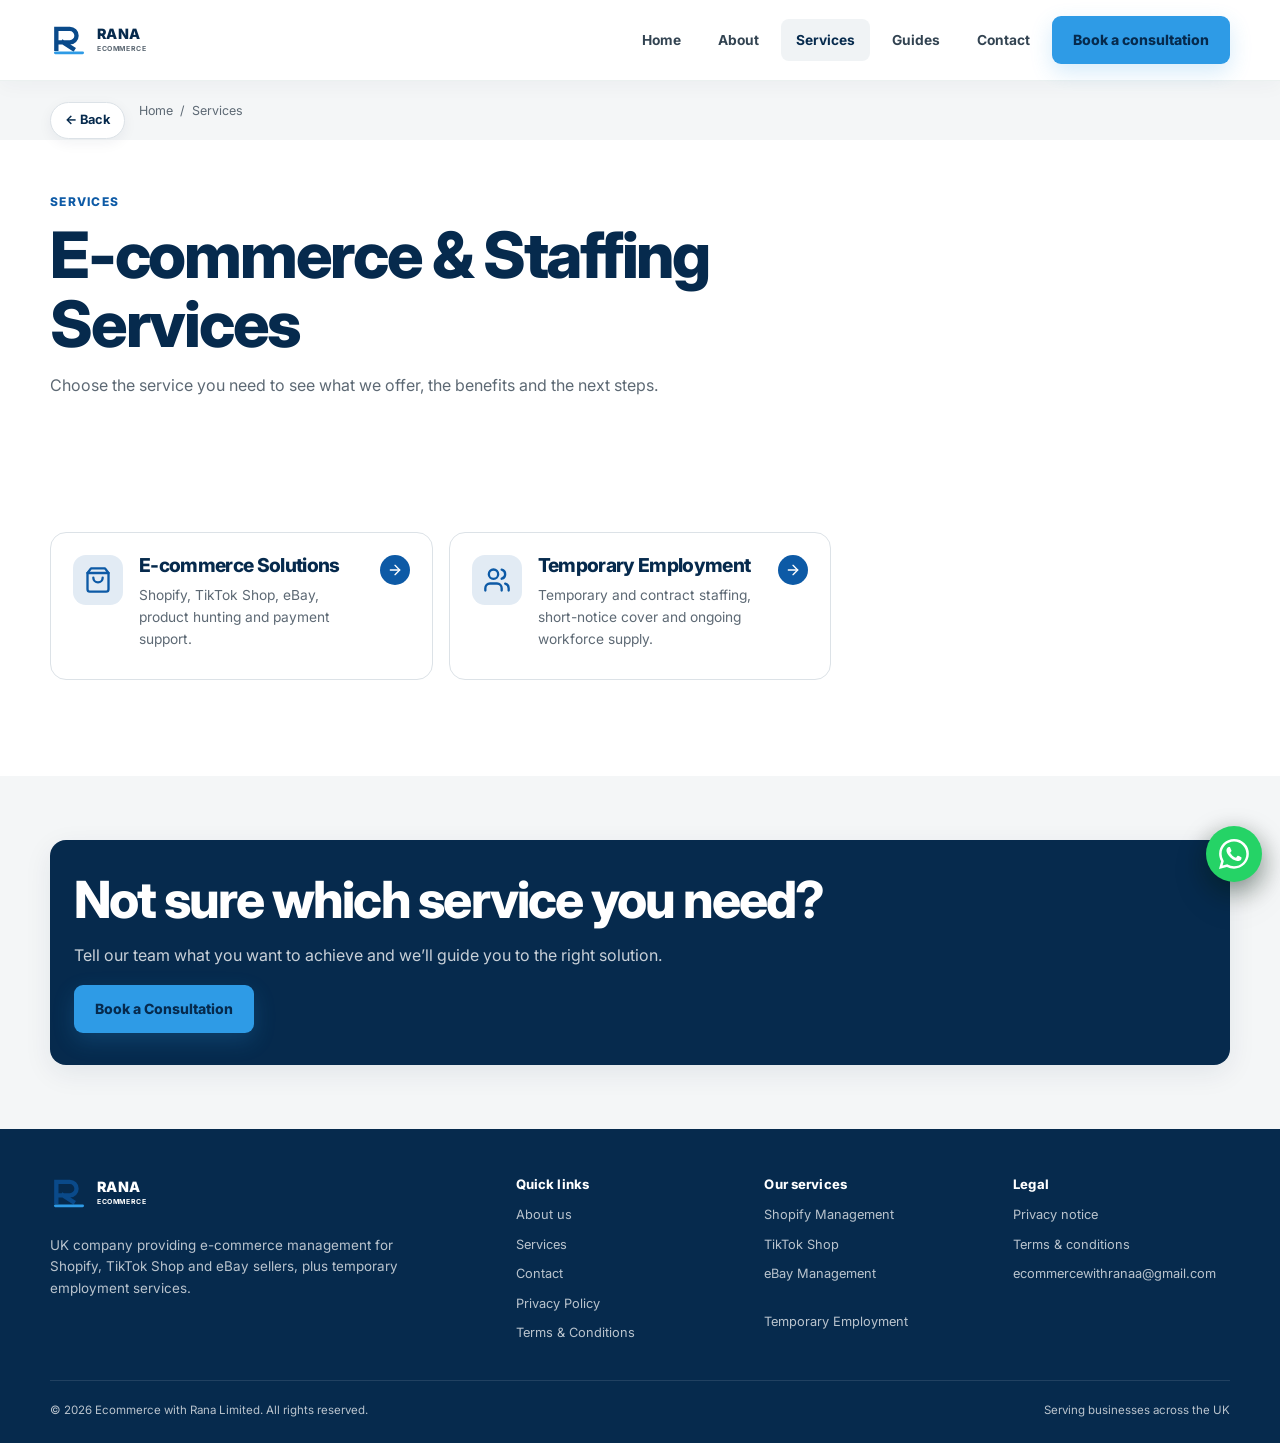
<file: services/index.html>
<!DOCTYPE html>
<html lang="en-GB">
<head>
<meta charset="UTF-8"/>
<meta name="viewport" content="width=device-width"/>
<title>E-commerce & Temporary Employment Services | Ecommerce with Rana Limited</title>
<meta name="description" content="Explore Ecommerce with Rana services: e-commerce management for Shopify, TikTok Shop and eBay, product hunting, payment & account support and temporary employment services."/>
<link rel="canonical" href="https://ecommercewithrana.com/services/"/>
<meta name="robots" content="index, follow"/>
<meta name="theme-color" content="#062A4D"/>
<meta property="og:type" content="website"/>
<meta property="og:locale" content="en_GB"/>
<meta property="og:site_name" content="Ecommerce with Rana Limited"/>
<meta property="og:title" content="E-commerce & Temporary Employment Services | Ecommerce with Rana Limited"/>
<meta property="og:description" content="Explore Ecommerce with Rana services: e-commerce management for Shopify, TikTok Shop and eBay, product hunting, payment & account support and temporary employment services."/>
<meta property="og:url" content="https://ecommercewithrana.com/services/"/>
<meta property="og:image" content="https://ecommercewithrana.com/og.png"/>
<meta name="twitter:image" content="https://ecommercewithrana.com/og.png"/>
<meta name="twitter:card" content="summary_large_image"/>
<meta name="twitter:title" content="E-commerce & Temporary Employment Services | Ecommerce with Rana Limited"/>
<meta name="twitter:description" content="Explore Ecommerce with Rana services: e-commerce management for Shopify, TikTok Shop and eBay, product hunting, payment & account support and temporary employment services."/>
<link rel="icon" href="/favicon.svg" type="image/svg+xml"/>
<link rel="icon" type="image/png" sizes="48x48" href="/favicon-48.png"/>
<link rel="apple-touch-icon" href="/apple-touch-icon.png"/>

<link rel="preconnect" href="https://fonts.googleapis.com"/>
<link rel="preconnect" href="https://fonts.gstatic.com" crossorigin/>
<link rel="preload" as="style" href="https://fonts.googleapis.com/css2?family=Inter:wght@400;500;600;700;800;900&display=swap" onload="this.onload=null;this.rel='stylesheet'"/><noscript><link href="https://fonts.googleapis.com/css2?family=Inter:wght@400;500;600;700;800;900&display=swap" rel="stylesheet"/></noscript>
<link rel="stylesheet" href="/style.css?v=20261023"/>
</head><body>
<a href="#main-content" class="skip-link">Skip to content</a>
<header class="site-header"><div class="container site-header__inner">
<a class="brand" href="/" aria-label="Ecommerce with Rana Limited home"><svg class="brand__mark" aria-hidden="true" viewBox="0 0 48 38"><path d="M8 30 V5 H25 a8.5 8.5 0 0 1 0 17 H8 M16.5 22 L29 30" fill="none" stroke="#0A4A8A" stroke-width="5.5" stroke-linecap="square"/><rect x="5" y="33.5" width="38" height="3.5" rx="1.75" fill="#2E9BE6"/></svg><span class="brand__copy">Rana<small>Ecommerce</small></span></a>
<nav class="desktop-nav" aria-label="Primary navigation">
<a href="/">Home</a><a href="/about/">About</a><a href="/services/" aria-current="page">Services</a><a href="/guides/">Guides</a><a href="/contact/">Contact</a>
<a class="button" href="/contact/">Book a consultation</a>
</nav>
<button class="icon-button mobile-menu-toggle" type="button" aria-label="Open menu" aria-expanded="false" data-menu-open><svg width="25" height="25" viewBox="0 0 24 24" fill="none" stroke="currentColor" stroke-width="2" stroke-linecap="round" stroke-linejoin="round" aria-hidden="true"><line x1="4" x2="20" y1="12" y2="12"/><line x1="4" x2="20" y1="6" y2="6"/><line x1="4" x2="20" y1="18" y2="18"/></svg></button>
</div></header>
<div class="menu-backdrop" data-menu-backdrop aria-hidden="true"></div>
<aside class="mobile-menu" aria-label="Mobile navigation" aria-hidden="true" data-mobile-menu>
<div class="mobile-menu__top">
<a class="mobile-menu__wordmark" href="/" aria-label="Ecommerce with Rana Limited home"><strong>Rana</strong><small>Ecommerce Limited</small></a>
<button class="icon-button mobile-menu__close" type="button" aria-label="Close menu" data-menu-close><svg width="25" height="25" viewBox="0 0 24 24" fill="none" stroke="currentColor" stroke-width="2" stroke-linecap="round" stroke-linejoin="round" aria-hidden="true"><path d="M18 6 6 18"/><path d="m6 6 12 12"/></svg></button>
</div>
<nav class="mobile-menu__nav">
<a href="/">Home</a>
<a href="/about/">About Us</a>
<div class="mobile-menu__group">
<a href="/services/">Services <svg width="15" height="15" viewBox="0 0 24 24" fill="none" stroke="currentColor" stroke-width="2" stroke-linecap="round" stroke-linejoin="round" aria-hidden="true"><path d="m6 9 6 6 6-6"/></svg></a>
<div class="mobile-menu__subnav">
<a class="mobile-menu__subnav-title" href="/services/e-commerce-solutions/">E-commerce Solutions <svg width="14" height="14" viewBox="0 0 24 24" fill="none" stroke="currentColor" stroke-width="2" stroke-linecap="round" stroke-linejoin="round" aria-hidden="true"><path d="m18 15-6-6-6 6"/></svg></a>
<a href="/services/shopify-management/">Shopify Management</a>
<a href="/services/tiktok-shop-management/">TikTok Shop Management</a>
<a href="/services/ebay-management/">eBay Management</a>
<a href="/services/product-hunting/">Product Hunting</a>
<a href="/services/payment-account-support/">Payment &amp; Account Support</a>
</div>
</div>


<a href="/temporary-employment/">Temporary Employment</a>
<a href="/guides/">Guides</a>
<a href="/contact/">Contact Us</a>
</nav>
<a class="button" href="/contact/">Book a Consultation</a>
<div class="mobile-menu__company">
<h2>Ecommerce with Rana Limited</h2>
<p>UK company providing e-commerce management for Shopify, TikTok Shop and eBay sellers, plus temporary employment services.</p>
<div class="mobile-menu__socials" aria-label="Social media">
<span aria-label="Facebook link unavailable">f</span><span aria-label="Instagram link unavailable">◎</span><span aria-label="LinkedIn link unavailable">in</span><span aria-label="X link unavailable">𝕏</span>
</div>
<div class="mobile-menu__footer-links">
<nav aria-label="Quick links"><h3>Quick Links</h3><a href="/about/">About Us</a><a href="/services/">Services</a><a href="/contact/">Contact Us</a><a href="/privacy/">Privacy Policy</a><a href="/terms/">Terms &amp; Conditions</a></nav>
<nav aria-label="Services links"><h3>Our Services</h3><a href="/services/shopify-management/">Shopify Management</a><a href="/services/tiktok-shop-management/">TikTok Shop</a><a href="/services/ebay-management/">eBay Management</a><a href="/temporary-employment/">Temporary Employment</a></nav>
</div>
</div>
<div class="mobile-menu__footer">© 2026 Ecommerce with Rana Limited.<br/>All Rights Reserved.</div>
</aside><main id="main-content"><div class="container back-row"><a class="back-btn" href="#" data-back data-fallback="/">&larr; Back</a><nav class="breadcrumbs" aria-label="Breadcrumb"><a href="/">Home</a> / <span aria-current="page">Services</span></nav></div>
<section class="page-intro page-intro--compact"><div class="container"><span class="eyebrow eyebrow--green">Services</span><h1>E-commerce &amp; Staffing Services</h1><p>Choose the service you need to see what we offer, the benefits and the next steps.</p></div></section>
<section class="section section--white"><div class="container"><div class="grid grid--3"><a class="service-card service-card--stacked" href="/services/e-commerce-solutions/" style="--service-color:var(--green-600)"><span class="service-card__icon"><svg width="28" height="28" viewBox="0 0 24 24" fill="none" stroke="currentColor" stroke-width="2" stroke-linecap="round" stroke-linejoin="round" aria-hidden="true"><path d="M6 2 3 6v14a2 2 0 0 0 2 2h14a2 2 0 0 0 2-2V6l-3-4Z"/><path d="M3 6h18"/><path d="M16 10a4 4 0 0 1-8 0"/></svg></span><span><h2>E-commerce Solutions</h2><p>Shopify, TikTok Shop, eBay, product hunting and payment support.</p></span><span class="service-card__arrow"><svg width="16" height="16" viewBox="0 0 24 24" fill="none" stroke="currentColor" stroke-width="2" stroke-linecap="round" stroke-linejoin="round" aria-hidden="true"><path d="M5 12h14"/><path d="m12 5 7 7-7 7"/></svg></span></a><a class="service-card service-card--stacked" href="/temporary-employment/" style="--service-color:var(--navy-800)"><span class="service-card__icon"><svg width="28" height="28" viewBox="0 0 24 24" fill="none" stroke="currentColor" stroke-width="2" stroke-linecap="round" stroke-linejoin="round" aria-hidden="true"><path d="M16 21v-2a4 4 0 0 0-4-4H6a4 4 0 0 0-4 4v2"/><circle cx="9" cy="7" r="4"/><path d="M22 21v-2a4 4 0 0 0-3-3.87"/><path d="M16 3.13a4 4 0 0 1 0 7.75"/></svg></span><span><h2>Temporary Employment</h2><p>Temporary and contract staffing, short-notice cover and ongoing workforce supply.</p></span><span class="service-card__arrow"><svg width="16" height="16" viewBox="0 0 24 24" fill="none" stroke="currentColor" stroke-width="2" stroke-linecap="round" stroke-linejoin="round" aria-hidden="true"><path d="M5 12h14"/><path d="m12 5 7 7-7 7"/></svg></span></a></div></div></section>
<section class="section section--compact"><div class="container"><div class="cta-panel"><h2>Not sure which service you need?</h2><p>Tell our team what you want to achieve and we’ll guide you to the right solution.</p><a class="button" href="/contact/">Book a Consultation</a></div></div></section></main>
<footer class="site-footer"><div class="container">
<div class="footer-grid">
<div class="footer-about"><a class="brand" href="/" aria-label="Ecommerce with Rana Limited home"><svg class="brand__mark" aria-hidden="true" viewBox="0 0 48 38"><path d="M8 30 V5 H25 a8.5 8.5 0 0 1 0 17 H8 M16.5 22 L29 30" fill="none" stroke="#0A4A8A" stroke-width="5.5" stroke-linecap="square"/><rect x="5" y="33.5" width="38" height="3.5" rx="1.75" fill="#2E9BE6"/></svg><span class="brand__copy">Rana<small>Ecommerce</small></span></a><p>UK company providing e-commerce management for Shopify, TikTok Shop and eBay sellers, plus temporary employment services.</p></div>
<nav class="footer-nav" aria-label="Footer navigation"><h3>Quick links</h3><ul>
<li><a href="/about/">About us</a></li><li><a href="/services/">Services</a></li><li><a href="/contact/">Contact</a></li><li><a href="/privacy/">Privacy Policy</a></li><li><a href="/terms/">Terms &amp; Conditions</a></li>
</ul></nav>
<nav class="footer-nav" aria-label="Services"><h3>Our services</h3><ul>
<li><a href="/services/shopify-management/">Shopify Management</a></li><li><a href="/services/tiktok-shop-management/">TikTok Shop</a></li><li><a href="/services/ebay-management/">eBay Management</a></li><li></li><li></li><li><a href="/temporary-employment/">Temporary Employment</a></li>
</ul></nav>
<nav class="footer-nav" aria-label="Legal information"><h3>Legal</h3><ul>
<li><a href="/privacy/">Privacy notice</a></li><li><a href="/terms/">Terms &amp; conditions</a></li><li><a href="mailto:ecommercewithranaa@gmail.com">ecommercewithranaa@gmail.com</a></li>
</ul></nav>
</div>
<div class="footer-bottom"><span>© 2026 Ecommerce with Rana Limited. All rights reserved.</span><span>Serving businesses across the UK</span></div>
</div></footer>
<a class="whatsapp-float" href="https://wa.me/447888676470?text=Hello%20Rana%20Ecommerce%2C%20I%20would%20like%20to%20know%20more%20about%20your%20services." target="_blank" rel="noopener noreferrer" aria-label="Message Ecommerce with Rana Limited on WhatsApp" data-cta="whatsapp"><svg width="30" height="30" viewBox="0 0 16 16" fill="currentColor" aria-hidden="true"><path d="M13.601 2.326A7.85 7.85 0 0 0 7.994 0C3.627 0 .068 3.558.064 7.926c0 1.399.366 2.76 1.057 3.965L0 16l4.204-1.102a7.9 7.9 0 0 0 3.79.965h.004c4.368 0 7.926-3.558 7.93-7.93a7.9 7.9 0 0 0-2.327-5.607m-5.607 12.2a6.6 6.6 0 0 1-3.357-.92l-.239-.143-2.497.654.666-2.433-.156-.251a6.56 6.56 0 0 1-1.007-3.505c0-3.626 2.957-6.584 6.591-6.584a6.56 6.56 0 0 1 4.66 1.931 6.56 6.56 0 0 1 1.928 4.66c-.004 3.639-2.961 6.592-6.592 6.592m3.615-4.934c-.197-.099-1.17-.578-1.353-.646-.182-.065-.315-.099-.445.099-.133.197-.514.646-.627.775-.117.133-.232.148-.43.05-.197-.1-.836-.308-1.592-.984-.59-.525-.985-1.175-1.103-1.372-.116-.198-.011-.305.088-.403.09-.088.197-.232.296-.347.1-.116.133-.198.198-.33.065-.134.034-.249-.016-.348-.05-.099-.445-1.076-.611-1.47-.16-.389-.323-.335-.445-.34-.114-.007-.247-.007-.38-.007a.73.73 0 0 0-.529.247c-.182.198-.691.677-.691 1.654s.71 1.916.81 2.049c.098.133 1.394 2.132 3.383 2.992.47.205.84.326 1.129.418.475.152.904.129 1.246.08.38-.058 1.171-.48 1.338-.943.164-.462.164-.86.114-.943-.049-.084-.182-.133-.38-.232"/></svg></a>
<script src="/script.js"></script>
</body>
</html>
</file>
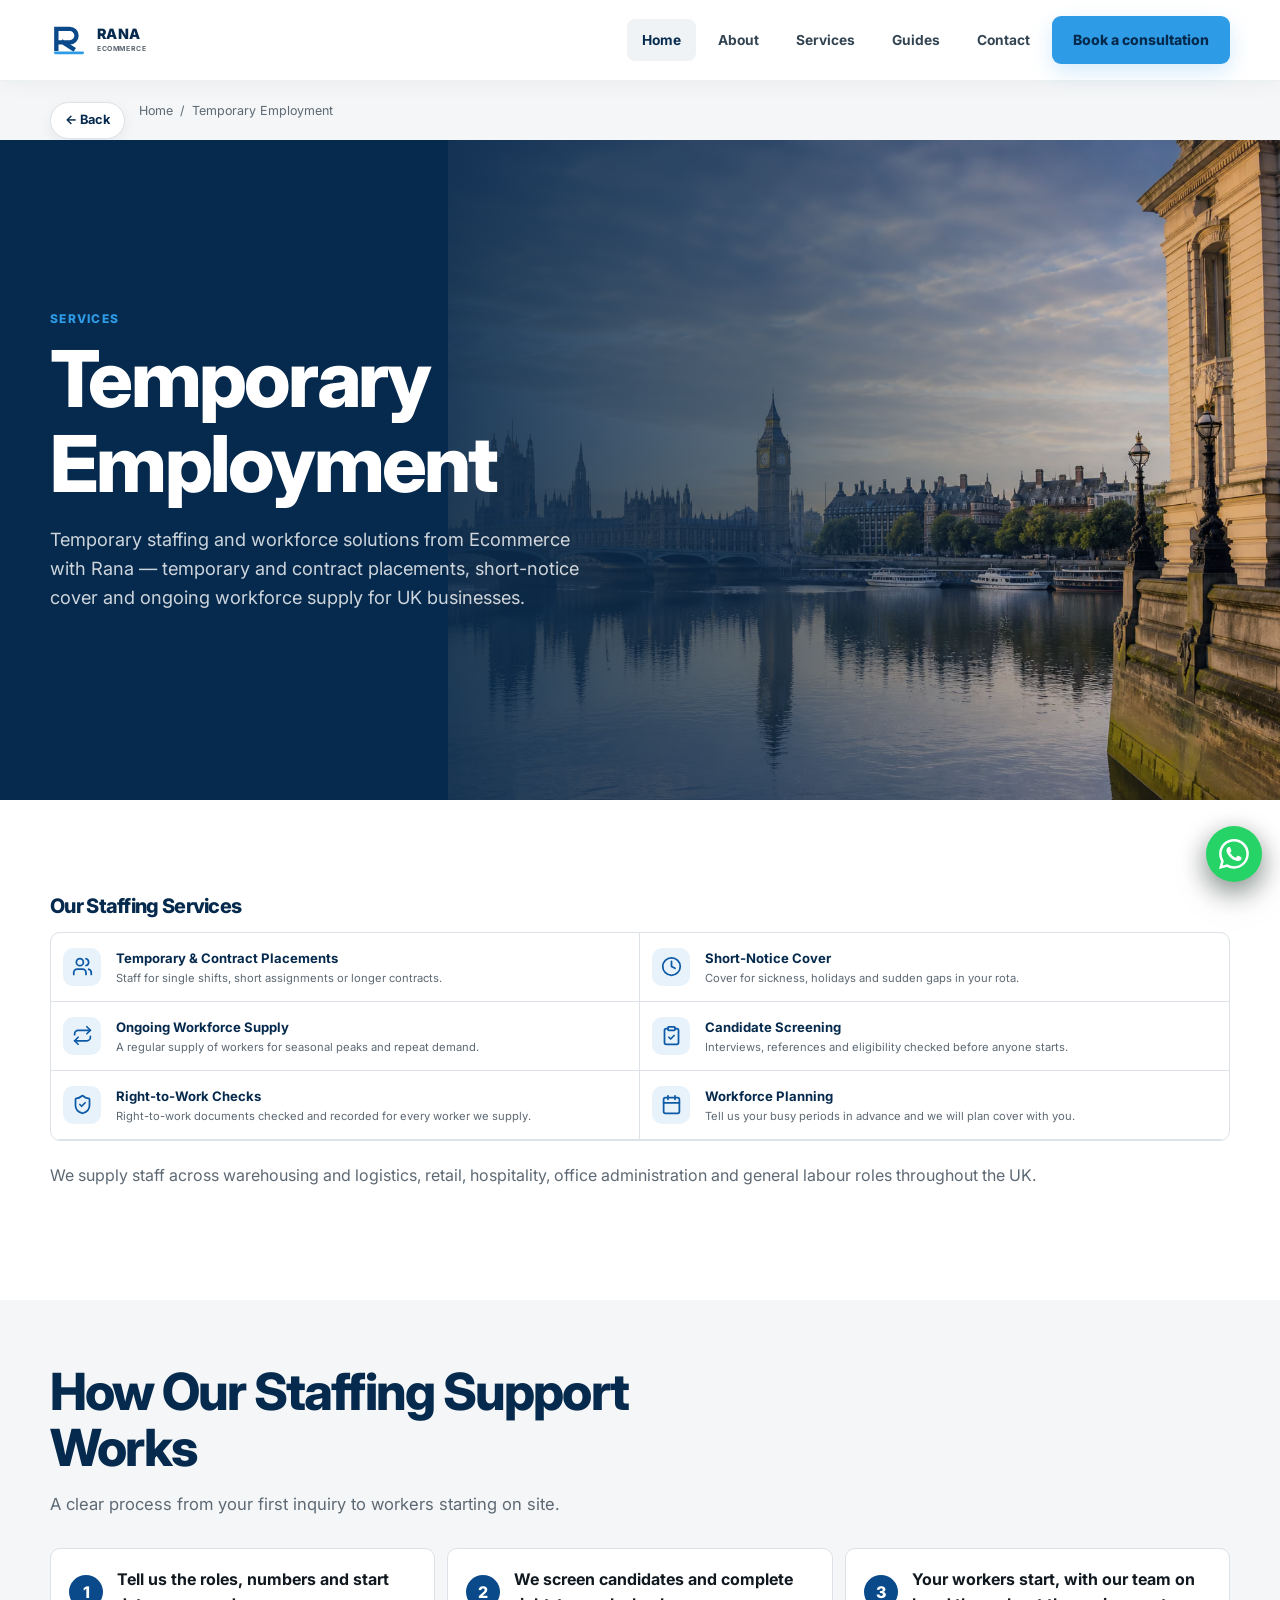
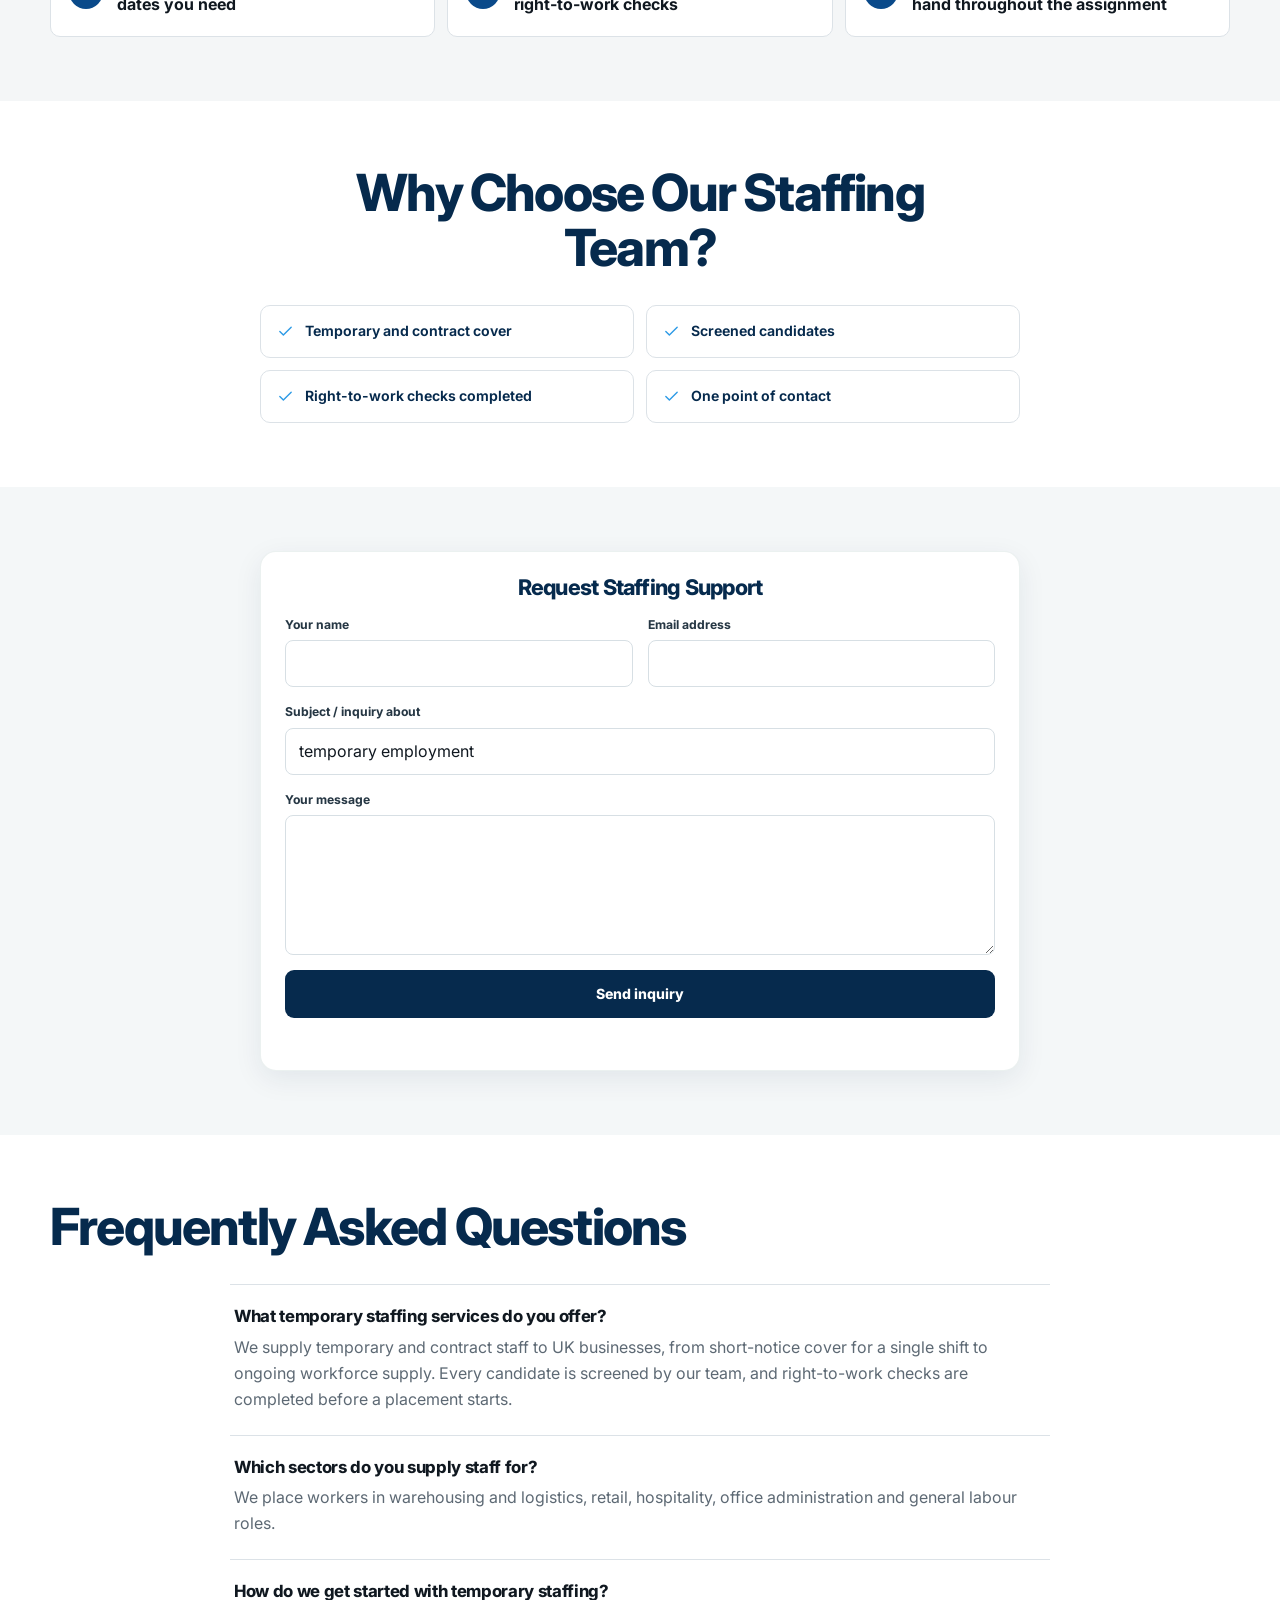
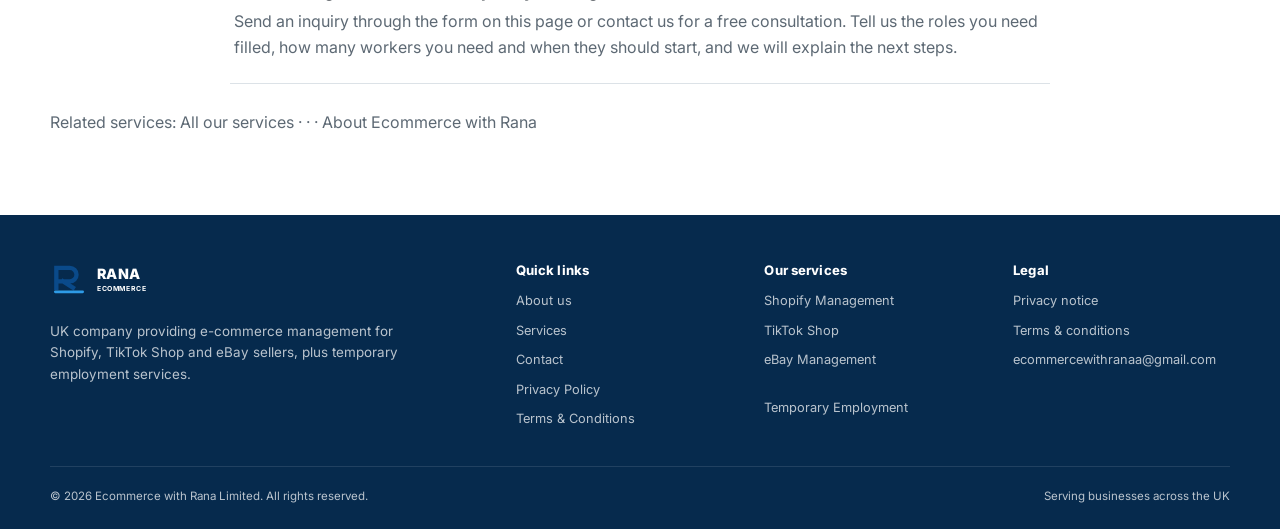
<file: temporary-employment/index.html>
<!DOCTYPE html>
<html lang="en-GB">
<head>
<meta charset="UTF-8"/>
<meta name="viewport" content="width=device-width"/>
<title>Temporary Employment Services | Ecommerce with Rana Limited</title>
<meta name="description" content="Temporary staffing and workforce solutions from Ecommerce with Rana — temporary and contract placements, short-notice cover and ongoing workforce supply for UK businesses."/>
<link rel="canonical" href="https://ecommercewithrana.com/temporary-employment/"/>
<meta name="robots" content="index, follow"/>
<meta name="theme-color" content="#062A4D"/>
<meta property="og:type" content="website"/>
<meta property="og:locale" content="en_GB"/>
<meta property="og:site_name" content="Ecommerce with Rana Limited"/>
<meta property="og:title" content="Temporary Employment Services | Ecommerce with Rana Limited"/>
<meta property="og:description" content="Temporary staffing and workforce solutions from Ecommerce with Rana — temporary and contract placements, short-notice cover and ongoing workforce supply for UK businesses."/>
<meta property="og:url" content="https://ecommercewithrana.com/temporary-employment/"/>
<meta property="og:image" content="https://ecommercewithrana.com/og.png"/>
<meta name="twitter:image" content="https://ecommercewithrana.com/og.png"/>
<meta name="twitter:card" content="summary_large_image"/>
<meta name="twitter:title" content="Temporary Employment Services | Ecommerce with Rana Limited"/>
<meta name="twitter:description" content="Temporary staffing and workforce solutions from Ecommerce with Rana — temporary and contract placements, short-notice cover and ongoing workforce supply for UK businesses."/>
<link rel="icon" href="/favicon.svg" type="image/svg+xml"/>
<link rel="icon" type="image/png" sizes="48x48" href="/favicon-48.png"/>
<link rel="apple-touch-icon" href="/apple-touch-icon.png"/>

<link rel="preconnect" href="https://fonts.googleapis.com"/>
<link rel="preconnect" href="https://fonts.gstatic.com" crossorigin/>
<link rel="preload" as="style" href="https://fonts.googleapis.com/css2?family=Inter:wght@400;500;600;700;800;900&display=swap" onload="this.onload=null;this.rel='stylesheet'"/><noscript><link href="https://fonts.googleapis.com/css2?family=Inter:wght@400;500;600;700;800;900&display=swap" rel="stylesheet"/></noscript>
<link rel="stylesheet" href="/style.css?v=20261023"/>
</head><body>
<a href="#main-content" class="skip-link">Skip to content</a>
<header class="site-header"><div class="container site-header__inner">
<a class="brand" href="/" aria-label="Ecommerce with Rana Limited home"><svg class="brand__mark" aria-hidden="true" viewBox="0 0 48 38"><path d="M8 30 V5 H25 a8.5 8.5 0 0 1 0 17 H8 M16.5 22 L29 30" fill="none" stroke="#0A4A8A" stroke-width="5.5" stroke-linecap="square"/><rect x="5" y="33.5" width="38" height="3.5" rx="1.75" fill="#2E9BE6"/></svg><span class="brand__copy">Rana<small>Ecommerce</small></span></a>
<nav class="desktop-nav" aria-label="Primary navigation">
<a href="/" aria-current="page">Home</a><a href="/about/">About</a><a href="/services/">Services</a><a href="/guides/">Guides</a><a href="/contact/">Contact</a>
<a class="button" href="/contact/">Book a consultation</a>
</nav>
<button class="icon-button mobile-menu-toggle" type="button" aria-label="Open menu" aria-expanded="false" data-menu-open><svg width="25" height="25" viewBox="0 0 24 24" fill="none" stroke="currentColor" stroke-width="2" stroke-linecap="round" stroke-linejoin="round" aria-hidden="true"><line x1="4" x2="20" y1="12" y2="12"/><line x1="4" x2="20" y1="6" y2="6"/><line x1="4" x2="20" y1="18" y2="18"/></svg></button>
</div></header>
<div class="menu-backdrop" data-menu-backdrop aria-hidden="true"></div>
<aside class="mobile-menu" aria-label="Mobile navigation" aria-hidden="true" data-mobile-menu>
<div class="mobile-menu__top">
<a class="mobile-menu__wordmark" href="/" aria-label="Ecommerce with Rana Limited home"><strong>Rana</strong><small>Ecommerce Limited</small></a>
<button class="icon-button mobile-menu__close" type="button" aria-label="Close menu" data-menu-close><svg width="25" height="25" viewBox="0 0 24 24" fill="none" stroke="currentColor" stroke-width="2" stroke-linecap="round" stroke-linejoin="round" aria-hidden="true"><path d="M18 6 6 18"/><path d="m6 6 12 12"/></svg></button>
</div>
<nav class="mobile-menu__nav">
<a href="/">Home</a>
<a href="/about/">About Us</a>
<div class="mobile-menu__group">
<a href="/services/">Services <svg width="15" height="15" viewBox="0 0 24 24" fill="none" stroke="currentColor" stroke-width="2" stroke-linecap="round" stroke-linejoin="round" aria-hidden="true"><path d="m6 9 6 6 6-6"/></svg></a>
<div class="mobile-menu__subnav">
<a class="mobile-menu__subnav-title" href="/services/e-commerce-solutions/">E-commerce Solutions <svg width="14" height="14" viewBox="0 0 24 24" fill="none" stroke="currentColor" stroke-width="2" stroke-linecap="round" stroke-linejoin="round" aria-hidden="true"><path d="m18 15-6-6-6 6"/></svg></a>
<a href="/services/shopify-management/">Shopify Management</a>
<a href="/services/tiktok-shop-management/">TikTok Shop Management</a>
<a href="/services/ebay-management/">eBay Management</a>
<a href="/services/product-hunting/">Product Hunting</a>
<a href="/services/payment-account-support/">Payment &amp; Account Support</a>
</div>
</div>


<a href="/temporary-employment/">Temporary Employment</a>
<a href="/guides/">Guides</a>
<a href="/contact/">Contact Us</a>
</nav>
<a class="button" href="/contact/">Book a Consultation</a>
<div class="mobile-menu__company">
<h2>Ecommerce with Rana Limited</h2>
<p>UK company providing e-commerce management for Shopify, TikTok Shop and eBay sellers, plus temporary employment services.</p>
<div class="mobile-menu__socials" aria-label="Social media">
<span aria-label="Facebook link unavailable">f</span><span aria-label="Instagram link unavailable">◎</span><span aria-label="LinkedIn link unavailable">in</span><span aria-label="X link unavailable">𝕏</span>
</div>
<div class="mobile-menu__footer-links">
<nav aria-label="Quick links"><h3>Quick Links</h3><a href="/about/">About Us</a><a href="/services/">Services</a><a href="/contact/">Contact Us</a><a href="/privacy/">Privacy Policy</a><a href="/terms/">Terms &amp; Conditions</a></nav>
<nav aria-label="Services links"><h3>Our Services</h3><a href="/services/shopify-management/">Shopify Management</a><a href="/services/tiktok-shop-management/">TikTok Shop</a><a href="/services/ebay-management/">eBay Management</a><a href="/temporary-employment/">Temporary Employment</a></nav>
</div>
</div>
<div class="mobile-menu__footer">© 2026 Ecommerce with Rana Limited.<br/>All Rights Reserved.</div>
</aside><main id="main-content"><div class="container back-row"><a class="back-btn" href="#" data-back data-fallback="/">&larr; Back</a><nav class="breadcrumbs" aria-label="Breadcrumb"><a href="/">Home</a> / <span aria-current="page">Temporary Employment</span></nav></div>
<section class="hero dispatch-hero">
<div class="hero__media"><picture><source type="image/avif" srcset="/assets/generated/about-london-900.avif 900w, /assets/generated/about-london-1536.avif 1536w" sizes="(max-width: 700px) 100vw, 1200px"/><source type="image/webp" srcset="/assets/generated/about-london-900.webp 900w, /assets/generated/about-london-1536.webp 1536w" sizes="(max-width: 700px) 100vw, 1200px"/><img src="/assets/generated/about-london-1536.webp" alt="London riverside and Westminster in warm morning light" width="1536" height="1024" loading="eager" fetchpriority="high" decoding="async" style="object-position: center"/></picture></div>
<div class="container hero__grid"><div class="hero__content"><span class="eyebrow">Services</span><h1>Temporary Employment</h1><p class="hero__lead">Temporary staffing and workforce solutions from Ecommerce with Rana — temporary and contract placements, short-notice cover and ongoing workforce supply for UK businesses.</p></div></div>
</section>
<section class="section section--white dispatch-services-section"><div class="container">
<h2 class="dispatch-services-title">Our Staffing Services</h2>
<div class="dispatch-service-list"><div class="dispatch-service-item"><span class="dispatch-service-icon"><svg width="21" height="21" viewBox="0 0 24 24" fill="none" stroke="currentColor" stroke-width="2" stroke-linecap="round" stroke-linejoin="round" aria-hidden="true"><path d="M16 21v-2a4 4 0 0 0-4-4H6a4 4 0 0 0-4 4v2"/><circle cx="9" cy="7" r="4"/><path d="M22 21v-2a4 4 0 0 0-3-3.87"/><path d="M16 3.13a4 4 0 0 1 0 7.75"/></svg></span><span><strong>Temporary &amp; Contract Placements</strong><small>Staff for single shifts, short assignments or longer contracts.</small></span></div><div class="dispatch-service-item"><span class="dispatch-service-icon"><svg width="21" height="21" viewBox="0 0 24 24" fill="none" stroke="currentColor" stroke-width="2" stroke-linecap="round" stroke-linejoin="round" aria-hidden="true"><circle cx="12" cy="12" r="10"/><polyline points="12 6 12 12 16 14"/></svg></span><span><strong>Short-Notice Cover</strong><small>Cover for sickness, holidays and sudden gaps in your rota.</small></span></div><div class="dispatch-service-item"><span class="dispatch-service-icon"><svg width="21" height="21" viewBox="0 0 24 24" fill="none" stroke="currentColor" stroke-width="2" stroke-linecap="round" stroke-linejoin="round" aria-hidden="true"><path d="m17 2 4 4-4 4"/><path d="M3 11v-1a4 4 0 0 1 4-4h14"/><path d="m7 22-4-4 4-4"/><path d="M21 13v1a4 4 0 0 1-4 4H3"/></svg></span><span><strong>Ongoing Workforce Supply</strong><small>A regular supply of workers for seasonal peaks and repeat demand.</small></span></div><div class="dispatch-service-item"><span class="dispatch-service-icon"><svg width="21" height="21" viewBox="0 0 24 24" fill="none" stroke="currentColor" stroke-width="2" stroke-linecap="round" stroke-linejoin="round" aria-hidden="true"><rect width="8" height="4" x="8" y="2" rx="1"/><path d="M16 4h2a2 2 0 0 1 2 2v14a2 2 0 0 1-2 2H6a2 2 0 0 1-2-2V6a2 2 0 0 1 2-2h2"/><path d="m9 14 2 2 4-4"/></svg></span><span><strong>Candidate Screening</strong><small>Interviews, references and eligibility checked before anyone starts.</small></span></div><div class="dispatch-service-item"><span class="dispatch-service-icon"><svg width="21" height="21" viewBox="0 0 24 24" fill="none" stroke="currentColor" stroke-width="2" stroke-linecap="round" stroke-linejoin="round" aria-hidden="true"><path d="M20 13c0 5-3.5 7.5-7.66 8.95a1 1 0 0 1-.67-.01C7.5 20.5 4 18 4 13V6a1 1 0 0 1 1-1c2 0 4.5-1.2 6.24-2.72a1.17 1.17 0 0 1 1.52 0C14.51 3.81 17 5 19 5a1 1 0 0 1 1 1z"/><path d="m9 12 2 2 4-4"/></svg></span><span><strong>Right-to-Work Checks</strong><small>Right-to-work documents checked and recorded for every worker we supply.</small></span></div><div class="dispatch-service-item"><span class="dispatch-service-icon"><svg width="21" height="21" viewBox="0 0 24 24" fill="none" stroke="currentColor" stroke-width="2" stroke-linecap="round" stroke-linejoin="round" aria-hidden="true"><rect width="18" height="18" x="3" y="4" rx="2"/><path d="M16 2v4"/><path d="M8 2v4"/><path d="M3 10h18"/></svg></span><span><strong>Workforce Planning</strong><small>Tell us your busy periods in advance and we will plan cover with you.</small></span></div></div>
<p style="margin-top:22px;color:var(--muted)">We supply staff across warehousing and logistics, retail, hospitality, office administration and general labour roles throughout the UK.</p>
</div></section>
<section class="section section--compact service-process-section"><div class="container"><div class="section-heading"><h2>How Our Staffing Support Works</h2><p>A clear process from your first inquiry to workers starting on site.</p></div><ol class="process-grid"><li><span>1</span><strong>Tell us the roles, numbers and start dates you need</strong></li><li><span>2</span><strong>We screen candidates and complete right-to-work checks</strong></li><li><span>3</span><strong>Your workers start, with our team on hand throughout the assignment</strong></li></ol></div></section>
<section class="section section--white section--compact"><div class="container"><div class="section-heading section-heading--center"><h2>Why Choose Our Staffing Team?</h2></div><ul class="benefit-grid"><li><svg width="17" height="17" viewBox="0 0 24 24" fill="none" stroke="currentColor" stroke-width="2" stroke-linecap="round" stroke-linejoin="round" aria-hidden="true"><path d="M20 6 9 17l-5-5"/></svg><span>Temporary and contract cover</span></li><li><svg width="17" height="17" viewBox="0 0 24 24" fill="none" stroke="currentColor" stroke-width="2" stroke-linecap="round" stroke-linejoin="round" aria-hidden="true"><path d="M20 6 9 17l-5-5"/></svg><span>Screened candidates</span></li><li><svg width="17" height="17" viewBox="0 0 24 24" fill="none" stroke="currentColor" stroke-width="2" stroke-linecap="round" stroke-linejoin="round" aria-hidden="true"><path d="M20 6 9 17l-5-5"/></svg><span>Right-to-work checks completed</span></li><li><svg width="17" height="17" viewBox="0 0 24 24" fill="none" stroke="currentColor" stroke-width="2" stroke-linecap="round" stroke-linejoin="round" aria-hidden="true"><path d="M20 6 9 17l-5-5"/></svg><span>One point of contact</span></li></ul></div></section>
<section class="section section--compact service-inquiry-section" id="staffing-quote"><div class="container"><div class="card form-card form-card--compact">
<h2 style="font-size:1.35rem">Request Staffing Support</h2>
<form class="inquiry-form" data-inquiry-form data-mailto="ecommercewithranaa@gmail.com" novalidate>
<div class="form-grid form-grid--2">
<input type="hidden" name="inquiryType" value="staffing"/>
<div class="form-field"><label for="name-staffing">Your name</label><input id="name-staffing" name="name" type="text" autocomplete="name" minlength="2" maxlength="80" required/></div>
<div class="form-field"><label for="email-staffing">Email address</label><input id="email-staffing" name="email" type="email" autocomplete="email" maxlength="160" required/></div>
<div class="form-field form-field--wide"><label for="subject-staffing">Subject / inquiry about</label><input id="subject-staffing" name="subject" type="text" value="temporary employment" minlength="2" maxlength="120" placeholder="e.g. Shopify management" data-inquiry-subject required/></div>

<div class="form-field form-field--wide"><label for="message-staffing">Your message</label><textarea id="message-staffing" name="message" minlength="10" maxlength="3000" required></textarea></div>
<input type="hidden" name="service" value="temporary-employment" data-service-context/>
<div class="form-honeypot" aria-hidden="true"><label for="website-staffing">Website</label><input id="website-staffing" name="website" type="text" tabindex="-1" autocomplete="off"/></div>
<input type="hidden" name="consent" value="true"/>
<div class="form-field form-field--wide"><button class="button button--navy" type="submit" data-submit-button>Send inquiry</button><p class="form-status" data-form-status role="status" aria-live="polite"></p></div>
</div>
</form>
</div></div></section><section class="section section--white section--compact"><div class="container"><div class="section-heading"><h2>Frequently Asked Questions</h2></div><div class="faq-list"><div class="faq-item"><h3>What temporary staffing services do you offer?</h3><p>We supply temporary and contract staff to UK businesses, from short-notice cover for a single shift to ongoing workforce supply. Every candidate is screened by our team, and right-to-work checks are completed before a placement starts.</p></div><div class="faq-item"><h3>Which sectors do you supply staff for?</h3><p>We place workers in warehousing and logistics, retail, hospitality, office administration and general labour roles.</p></div><div class="faq-item"><h3>How do we get started with temporary staffing?</h3><p>Send an inquiry through the form on this page or contact us for a free consultation. Tell us the roles you need filled, how many workers you need and when they should start, and we will explain the next steps.</p></div></div><p style="margin-top:26px;color:var(--muted)">Related services: <a href="/services/">All our services</a> ·  ·  · <a href="/about/">About Ecommerce with Rana</a></p></div></section><script type="application/ld+json">{"@context":"https://schema.org","@type":"FAQPage","mainEntity":[{"@type":"Question","name":"What temporary staffing services do you offer?","acceptedAnswer":{"@type":"Answer","text":"We supply temporary and contract staff to UK businesses, from short-notice cover for a single shift to ongoing workforce supply. Every candidate is screened by our team, and right-to-work checks are completed before a placement starts."}},{"@type":"Question","name":"Which sectors do you supply staff for?","acceptedAnswer":{"@type":"Answer","text":"We place workers in warehousing and logistics, retail, hospitality, office administration and general labour roles."}},{"@type":"Question","name":"How do we get started with temporary staffing?","acceptedAnswer":{"@type":"Answer","text":"Send an inquiry through the form on this page or contact us for a free consultation. Tell us the roles you need filled, how many workers you need and when they should start, and we will explain the next steps."}}]}</script></main>
<footer class="site-footer"><div class="container">
<div class="footer-grid">
<div class="footer-about"><a class="brand" href="/" aria-label="Ecommerce with Rana Limited home"><svg class="brand__mark" aria-hidden="true" viewBox="0 0 48 38"><path d="M8 30 V5 H25 a8.5 8.5 0 0 1 0 17 H8 M16.5 22 L29 30" fill="none" stroke="#0A4A8A" stroke-width="5.5" stroke-linecap="square"/><rect x="5" y="33.5" width="38" height="3.5" rx="1.75" fill="#2E9BE6"/></svg><span class="brand__copy">Rana<small>Ecommerce</small></span></a><p>UK company providing e-commerce management for Shopify, TikTok Shop and eBay sellers, plus temporary employment services.</p></div>
<nav class="footer-nav" aria-label="Footer navigation"><h3>Quick links</h3><ul>
<li><a href="/about/">About us</a></li><li><a href="/services/">Services</a></li><li><a href="/contact/">Contact</a></li><li><a href="/privacy/">Privacy Policy</a></li><li><a href="/terms/">Terms &amp; Conditions</a></li>
</ul></nav>
<nav class="footer-nav" aria-label="Services"><h3>Our services</h3><ul>
<li><a href="/services/shopify-management/">Shopify Management</a></li><li><a href="/services/tiktok-shop-management/">TikTok Shop</a></li><li><a href="/services/ebay-management/">eBay Management</a></li><li></li><li></li><li><a href="/temporary-employment/">Temporary Employment</a></li>
</ul></nav>
<nav class="footer-nav" aria-label="Legal information"><h3>Legal</h3><ul>
<li><a href="/privacy/">Privacy notice</a></li><li><a href="/terms/">Terms &amp; conditions</a></li><li><a href="mailto:ecommercewithranaa@gmail.com">ecommercewithranaa@gmail.com</a></li>
</ul></nav>
</div>
<div class="footer-bottom"><span>© 2026 Ecommerce with Rana Limited. All rights reserved.</span><span>Serving businesses across the UK</span></div>
</div></footer>
<a class="whatsapp-float" href="https://wa.me/447888676470?text=Hello%20Rana%20Ecommerce%2C%20I%20would%20like%20to%20know%20more%20about%20your%20services." target="_blank" rel="noopener noreferrer" aria-label="Message Ecommerce with Rana Limited on WhatsApp" data-cta="whatsapp"><svg width="30" height="30" viewBox="0 0 16 16" fill="currentColor" aria-hidden="true"><path d="M13.601 2.326A7.85 7.85 0 0 0 7.994 0C3.627 0 .068 3.558.064 7.926c0 1.399.366 2.76 1.057 3.965L0 16l4.204-1.102a7.9 7.9 0 0 0 3.79.965h.004c4.368 0 7.926-3.558 7.93-7.93a7.9 7.9 0 0 0-2.327-5.607m-5.607 12.2a6.6 6.6 0 0 1-3.357-.92l-.239-.143-2.497.654.666-2.433-.156-.251a6.56 6.56 0 0 1-1.007-3.505c0-3.626 2.957-6.584 6.591-6.584a6.56 6.56 0 0 1 4.66 1.931 6.56 6.56 0 0 1 1.928 4.66c-.004 3.639-2.961 6.592-6.592 6.592m3.615-4.934c-.197-.099-1.17-.578-1.353-.646-.182-.065-.315-.099-.445.099-.133.197-.514.646-.627.775-.117.133-.232.148-.43.05-.197-.1-.836-.308-1.592-.984-.59-.525-.985-1.175-1.103-1.372-.116-.198-.011-.305.088-.403.09-.088.197-.232.296-.347.1-.116.133-.198.198-.33.065-.134.034-.249-.016-.348-.05-.099-.445-1.076-.611-1.47-.16-.389-.323-.335-.445-.34-.114-.007-.247-.007-.38-.007a.73.73 0 0 0-.529.247c-.182.198-.691.677-.691 1.654s.71 1.916.81 2.049c.098.133 1.394 2.132 3.383 2.992.47.205.84.326 1.129.418.475.152.904.129 1.246.08.38-.058 1.171-.48 1.338-.943.164-.462.164-.86.114-.943-.049-.084-.182-.133-.38-.232"/></svg></a>
<script src="/script.js"></script>
</body>
</html>
</file>
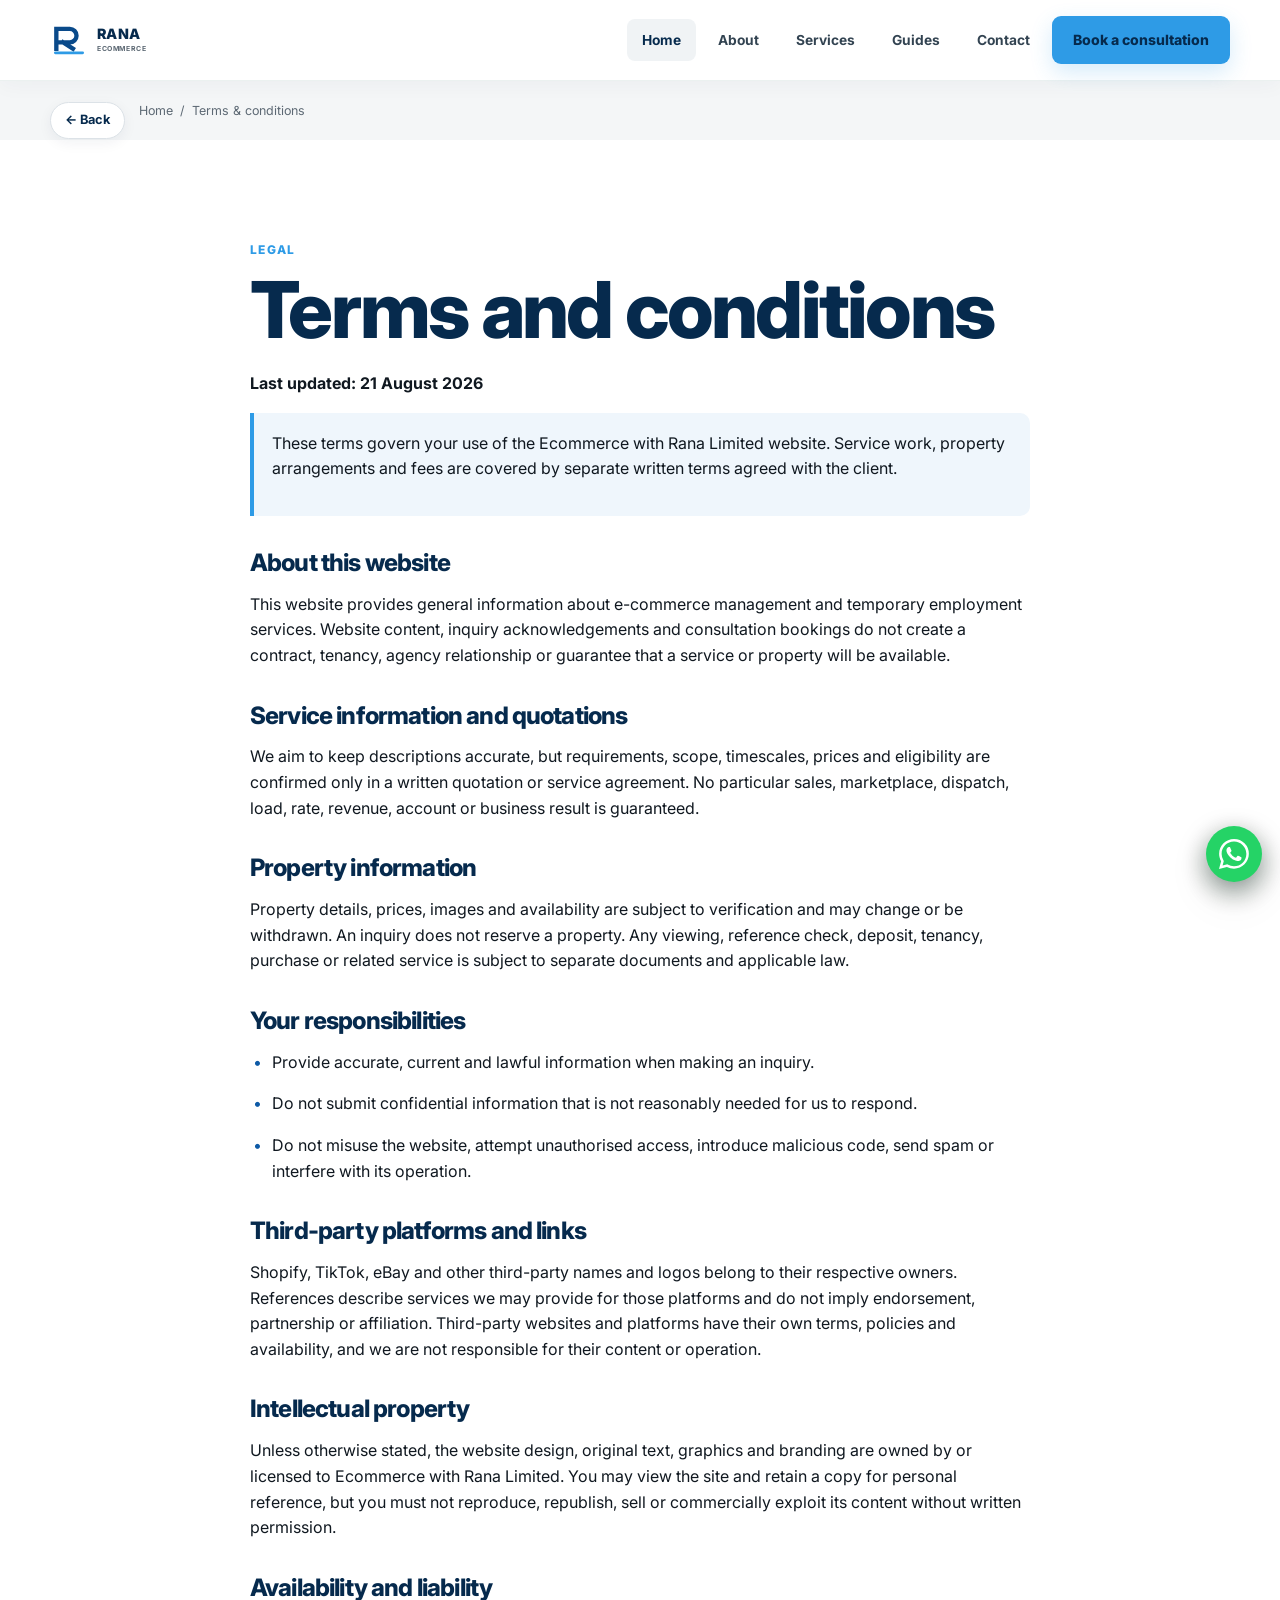
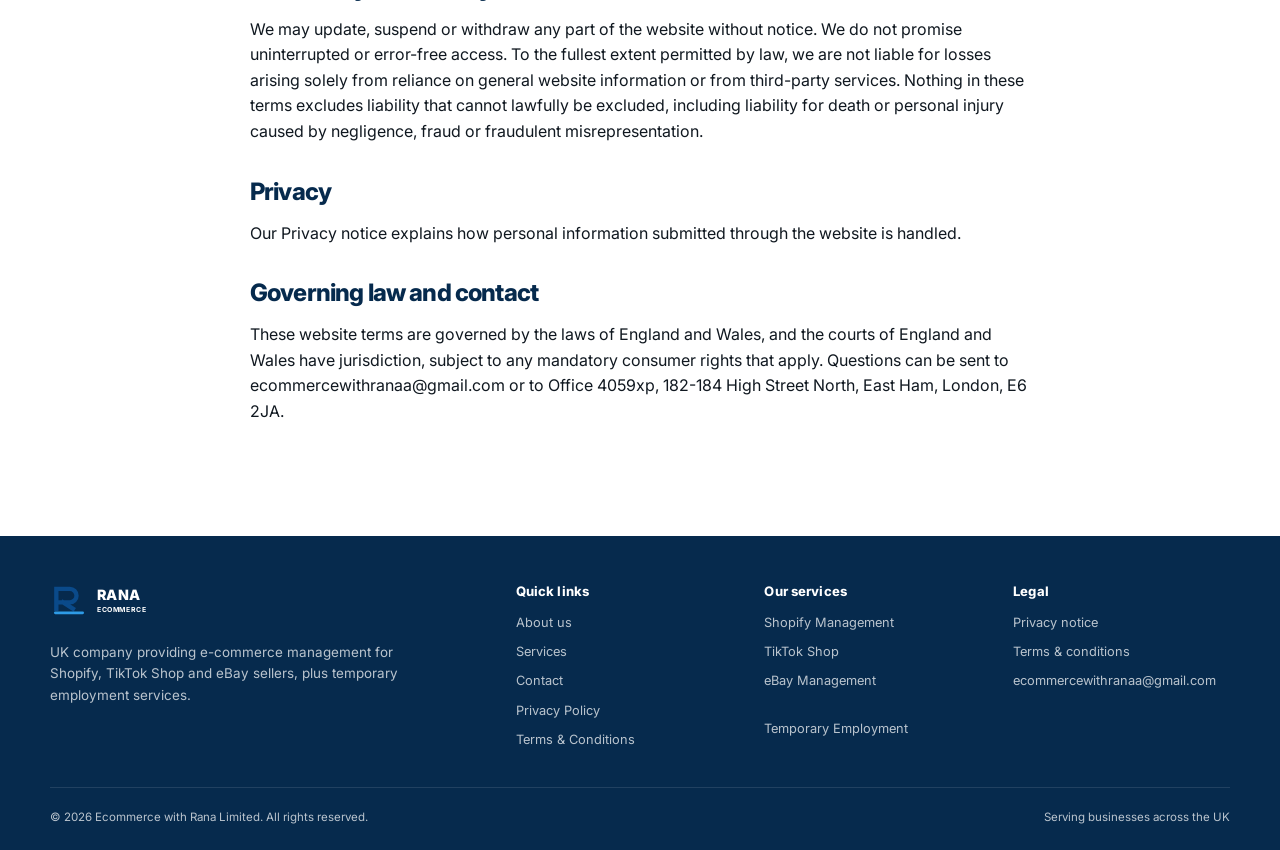
<file: terms/index.html>
<!DOCTYPE html>
<html lang="en-GB">
<head>
<meta charset="UTF-8"/>
<meta name="viewport" content="width=device-width"/>
<title>Terms & Conditions | Ecommerce with Rana Limited</title>
<meta name="description" content="Terms and conditions governing the use of the Ecommerce with Rana Limited website."/>
<link rel="canonical" href="https://ecommercewithrana.com/terms/"/>
<meta name="robots" content="index, follow"/>
<meta name="theme-color" content="#062A4D"/>
<meta property="og:type" content="website"/>
<meta property="og:locale" content="en_GB"/>
<meta property="og:site_name" content="Ecommerce with Rana Limited"/>
<meta property="og:title" content="Terms & Conditions | Ecommerce with Rana Limited"/>
<meta property="og:description" content="Terms and conditions governing the use of the Ecommerce with Rana Limited website."/>
<meta property="og:url" content="https://ecommercewithrana.com/terms/"/>
<meta property="og:image" content="https://ecommercewithrana.com/og.png"/>
<meta name="twitter:image" content="https://ecommercewithrana.com/og.png"/>
<meta name="twitter:card" content="summary_large_image"/>
<meta name="twitter:title" content="Terms & Conditions | Ecommerce with Rana Limited"/>
<meta name="twitter:description" content="Terms and conditions governing the use of the Ecommerce with Rana Limited website."/>
<link rel="icon" href="/favicon.svg" type="image/svg+xml"/>
<link rel="icon" type="image/png" sizes="48x48" href="/favicon-48.png"/>
<link rel="apple-touch-icon" href="/apple-touch-icon.png"/>

<link rel="preconnect" href="https://fonts.googleapis.com"/>
<link rel="preconnect" href="https://fonts.gstatic.com" crossorigin/>
<link rel="preload" as="style" href="https://fonts.googleapis.com/css2?family=Inter:wght@400;500;600;700;800;900&display=swap" onload="this.onload=null;this.rel='stylesheet'"/><noscript><link href="https://fonts.googleapis.com/css2?family=Inter:wght@400;500;600;700;800;900&display=swap" rel="stylesheet"/></noscript>
<link rel="stylesheet" href="/style.css?v=20261023"/>
<!-- terms -->
</head><body>
<a href="#main-content" class="skip-link">Skip to content</a>
<header class="site-header"><div class="container site-header__inner">
<a class="brand" href="/" aria-label="Ecommerce with Rana Limited home"><svg class="brand__mark" aria-hidden="true" viewBox="0 0 48 38"><path d="M8 30 V5 H25 a8.5 8.5 0 0 1 0 17 H8 M16.5 22 L29 30" fill="none" stroke="#0A4A8A" stroke-width="5.5" stroke-linecap="square"/><rect x="5" y="33.5" width="38" height="3.5" rx="1.75" fill="#2E9BE6"/></svg><span class="brand__copy">Rana<small>Ecommerce</small></span></a>
<nav class="desktop-nav" aria-label="Primary navigation">
<a href="/" aria-current="page">Home</a><a href="/about/">About</a><a href="/services/">Services</a><a href="/guides/">Guides</a><a href="/contact/">Contact</a>
<a class="button" href="/contact/">Book a consultation</a>
</nav>
<button class="icon-button mobile-menu-toggle" type="button" aria-label="Open menu" aria-expanded="false" data-menu-open><svg width="25" height="25" viewBox="0 0 24 24" fill="none" stroke="currentColor" stroke-width="2" stroke-linecap="round" stroke-linejoin="round" aria-hidden="true"><line x1="4" x2="20" y1="12" y2="12"/><line x1="4" x2="20" y1="6" y2="6"/><line x1="4" x2="20" y1="18" y2="18"/></svg></button>
</div></header>
<div class="menu-backdrop" data-menu-backdrop aria-hidden="true"></div>
<aside class="mobile-menu" aria-label="Mobile navigation" aria-hidden="true" data-mobile-menu>
<div class="mobile-menu__top">
<a class="mobile-menu__wordmark" href="/" aria-label="Ecommerce with Rana Limited home"><strong>Rana</strong><small>Ecommerce Limited</small></a>
<button class="icon-button mobile-menu__close" type="button" aria-label="Close menu" data-menu-close><svg width="25" height="25" viewBox="0 0 24 24" fill="none" stroke="currentColor" stroke-width="2" stroke-linecap="round" stroke-linejoin="round" aria-hidden="true"><path d="M18 6 6 18"/><path d="m6 6 12 12"/></svg></button>
</div>
<nav class="mobile-menu__nav">
<a href="/">Home</a>
<a href="/about/">About Us</a>
<div class="mobile-menu__group">
<a href="/services/">Services <svg width="15" height="15" viewBox="0 0 24 24" fill="none" stroke="currentColor" stroke-width="2" stroke-linecap="round" stroke-linejoin="round" aria-hidden="true"><path d="m6 9 6 6 6-6"/></svg></a>
<div class="mobile-menu__subnav">
<a class="mobile-menu__subnav-title" href="/services/e-commerce-solutions/">E-commerce Solutions <svg width="14" height="14" viewBox="0 0 24 24" fill="none" stroke="currentColor" stroke-width="2" stroke-linecap="round" stroke-linejoin="round" aria-hidden="true"><path d="m18 15-6-6-6 6"/></svg></a>
<a href="/services/shopify-management/">Shopify Management</a>
<a href="/services/tiktok-shop-management/">TikTok Shop Management</a>
<a href="/services/ebay-management/">eBay Management</a>
<a href="/services/product-hunting/">Product Hunting</a>
<a href="/services/payment-account-support/">Payment &amp; Account Support</a>
</div>
</div>


<a href="/temporary-employment/">Temporary Employment</a>
<a href="/guides/">Guides</a>
<a href="/contact/">Contact Us</a>
</nav>
<a class="button" href="/contact/">Book a Consultation</a>
<div class="mobile-menu__company">
<h2>Ecommerce with Rana Limited</h2>
<p>UK company providing e-commerce management for Shopify, TikTok Shop and eBay sellers, plus temporary employment services.</p>
<div class="mobile-menu__socials" aria-label="Social media">
<span aria-label="Facebook link unavailable">f</span><span aria-label="Instagram link unavailable">◎</span><span aria-label="LinkedIn link unavailable">in</span><span aria-label="X link unavailable">𝕏</span>
</div>
<div class="mobile-menu__footer-links">
<nav aria-label="Quick links"><h3>Quick Links</h3><a href="/about/">About Us</a><a href="/services/">Services</a><a href="/contact/">Contact Us</a><a href="/privacy/">Privacy Policy</a><a href="/terms/">Terms &amp; Conditions</a></nav>
<nav aria-label="Services links"><h3>Our Services</h3><a href="/services/shopify-management/">Shopify Management</a><a href="/services/tiktok-shop-management/">TikTok Shop</a><a href="/services/ebay-management/">eBay Management</a><a href="/temporary-employment/">Temporary Employment</a></nav>
</div>
</div>
<div class="mobile-menu__footer">© 2026 Ecommerce with Rana Limited.<br/>All Rights Reserved.</div>
</aside><main id="main-content"><div class="container back-row"><a class="back-btn" href="#" data-back data-fallback="/">&larr; Back</a><nav class="breadcrumbs" aria-label="Breadcrumb"><a href="/">Home</a> / <span aria-current="page">Terms & conditions</span></nav></div>
<section class="section section--white"><article class="container legal">
<span class="eyebrow">Legal</span><h1>Terms and conditions</h1><p><strong>Last updated: 21 August 2026</strong></p>
<div class="legal__notice"><p>These terms govern your use of the Ecommerce with Rana Limited website. Service work, property arrangements and fees are covered by separate written terms agreed with the client.</p></div>
<h2>About this website</h2><p>This website provides general information about e-commerce management and temporary employment services. Website content, inquiry acknowledgements and consultation bookings do not create a contract, tenancy, agency relationship or guarantee that a service or property will be available.</p><h2>Service information and quotations</h2><p>We aim to keep descriptions accurate, but requirements, scope, timescales, prices and eligibility are confirmed only in a written quotation or service agreement. No particular sales, marketplace, dispatch, load, rate, revenue, account or business result is guaranteed.</p><h2>Property information</h2><p>Property details, prices, images and availability are subject to verification and may change or be withdrawn. An inquiry does not reserve a property. Any viewing, reference check, deposit, tenancy, purchase or related service is subject to separate documents and applicable law.</p><h2>Your responsibilities</h2><p class="legal__bullet">Provide accurate, current and lawful information when making an inquiry.</p><p class="legal__bullet">Do not submit confidential information that is not reasonably needed for us to respond.</p><p class="legal__bullet">Do not misuse the website, attempt unauthorised access, introduce malicious code, send spam or interfere with its operation.</p><h2>Third-party platforms and links</h2><p>Shopify, TikTok, eBay and other third-party names and logos belong to their respective owners. References describe services we may provide for those platforms and do not imply endorsement, partnership or affiliation. Third-party websites and platforms have their own terms, policies and availability, and we are not responsible for their content or operation.</p><h2>Intellectual property</h2><p>Unless otherwise stated, the website design, original text, graphics and branding are owned by or licensed to Ecommerce with Rana Limited. You may view the site and retain a copy for personal reference, but you must not reproduce, republish, sell or commercially exploit its content without written permission.</p><h2>Availability and liability</h2><p>We may update, suspend or withdraw any part of the website without notice. We do not promise uninterrupted or error-free access. To the fullest extent permitted by law, we are not liable for losses arising solely from reliance on general website information or from third-party services. Nothing in these terms excludes liability that cannot lawfully be excluded, including liability for death or personal injury caused by negligence, fraud or fraudulent misrepresentation.</p><h2>Privacy</h2><p>Our Privacy notice explains how personal information submitted through the website is handled.</p><h2>Governing law and contact</h2><p>These website terms are governed by the laws of England and Wales, and the courts of England and Wales have jurisdiction, subject to any mandatory consumer rights that apply. Questions can be sent to ecommercewithranaa@gmail.com or to Office 4059xp, 182-184 High Street North, East Ham, London, E6 2JA.</p>
</article></section></main>
<footer class="site-footer"><div class="container">
<div class="footer-grid">
<div class="footer-about"><a class="brand" href="/" aria-label="Ecommerce with Rana Limited home"><svg class="brand__mark" aria-hidden="true" viewBox="0 0 48 38"><path d="M8 30 V5 H25 a8.5 8.5 0 0 1 0 17 H8 M16.5 22 L29 30" fill="none" stroke="#0A4A8A" stroke-width="5.5" stroke-linecap="square"/><rect x="5" y="33.5" width="38" height="3.5" rx="1.75" fill="#2E9BE6"/></svg><span class="brand__copy">Rana<small>Ecommerce</small></span></a><p>UK company providing e-commerce management for Shopify, TikTok Shop and eBay sellers, plus temporary employment services.</p></div>
<nav class="footer-nav" aria-label="Footer navigation"><h3>Quick links</h3><ul>
<li><a href="/about/">About us</a></li><li><a href="/services/">Services</a></li><li><a href="/contact/">Contact</a></li><li><a href="/privacy/">Privacy Policy</a></li><li><a href="/terms/">Terms &amp; Conditions</a></li>
</ul></nav>
<nav class="footer-nav" aria-label="Services"><h3>Our services</h3><ul>
<li><a href="/services/shopify-management/">Shopify Management</a></li><li><a href="/services/tiktok-shop-management/">TikTok Shop</a></li><li><a href="/services/ebay-management/">eBay Management</a></li><li></li><li></li><li><a href="/temporary-employment/">Temporary Employment</a></li>
</ul></nav>
<nav class="footer-nav" aria-label="Legal information"><h3>Legal</h3><ul>
<li><a href="/privacy/">Privacy notice</a></li><li><a href="/terms/">Terms &amp; conditions</a></li><li><a href="mailto:ecommercewithranaa@gmail.com">ecommercewithranaa@gmail.com</a></li>
</ul></nav>
</div>
<div class="footer-bottom"><span>© 2026 Ecommerce with Rana Limited. All rights reserved.</span><span>Serving businesses across the UK</span></div>
</div></footer>
<a class="whatsapp-float" href="https://wa.me/447888676470?text=Hello%20Rana%20Ecommerce%2C%20I%20would%20like%20to%20know%20more%20about%20your%20services." target="_blank" rel="noopener noreferrer" aria-label="Message Ecommerce with Rana Limited on WhatsApp" data-cta="whatsapp"><svg width="30" height="30" viewBox="0 0 16 16" fill="currentColor" aria-hidden="true"><path d="M13.601 2.326A7.85 7.85 0 0 0 7.994 0C3.627 0 .068 3.558.064 7.926c0 1.399.366 2.76 1.057 3.965L0 16l4.204-1.102a7.9 7.9 0 0 0 3.79.965h.004c4.368 0 7.926-3.558 7.93-7.93a7.9 7.9 0 0 0-2.327-5.607m-5.607 12.2a6.6 6.6 0 0 1-3.357-.92l-.239-.143-2.497.654.666-2.433-.156-.251a6.56 6.56 0 0 1-1.007-3.505c0-3.626 2.957-6.584 6.591-6.584a6.56 6.56 0 0 1 4.66 1.931 6.56 6.56 0 0 1 1.928 4.66c-.004 3.639-2.961 6.592-6.592 6.592m3.615-4.934c-.197-.099-1.17-.578-1.353-.646-.182-.065-.315-.099-.445.099-.133.197-.514.646-.627.775-.117.133-.232.148-.43.05-.197-.1-.836-.308-1.592-.984-.59-.525-.985-1.175-1.103-1.372-.116-.198-.011-.305.088-.403.09-.088.197-.232.296-.347.1-.116.133-.198.198-.33.065-.134.034-.249-.016-.348-.05-.099-.445-1.076-.611-1.47-.16-.389-.323-.335-.445-.34-.114-.007-.247-.007-.38-.007a.73.73 0 0 0-.529.247c-.182.198-.691.677-.691 1.654s.71 1.916.81 2.049c.098.133 1.394 2.132 3.383 2.992.47.205.84.326 1.129.418.475.152.904.129 1.246.08.38-.058 1.171-.48 1.338-.943.164-.462.164-.86.114-.943-.049-.084-.182-.133-.38-.232"/></svg></a>
<script src="/script.js"></script>
</body>
</html>
</file>
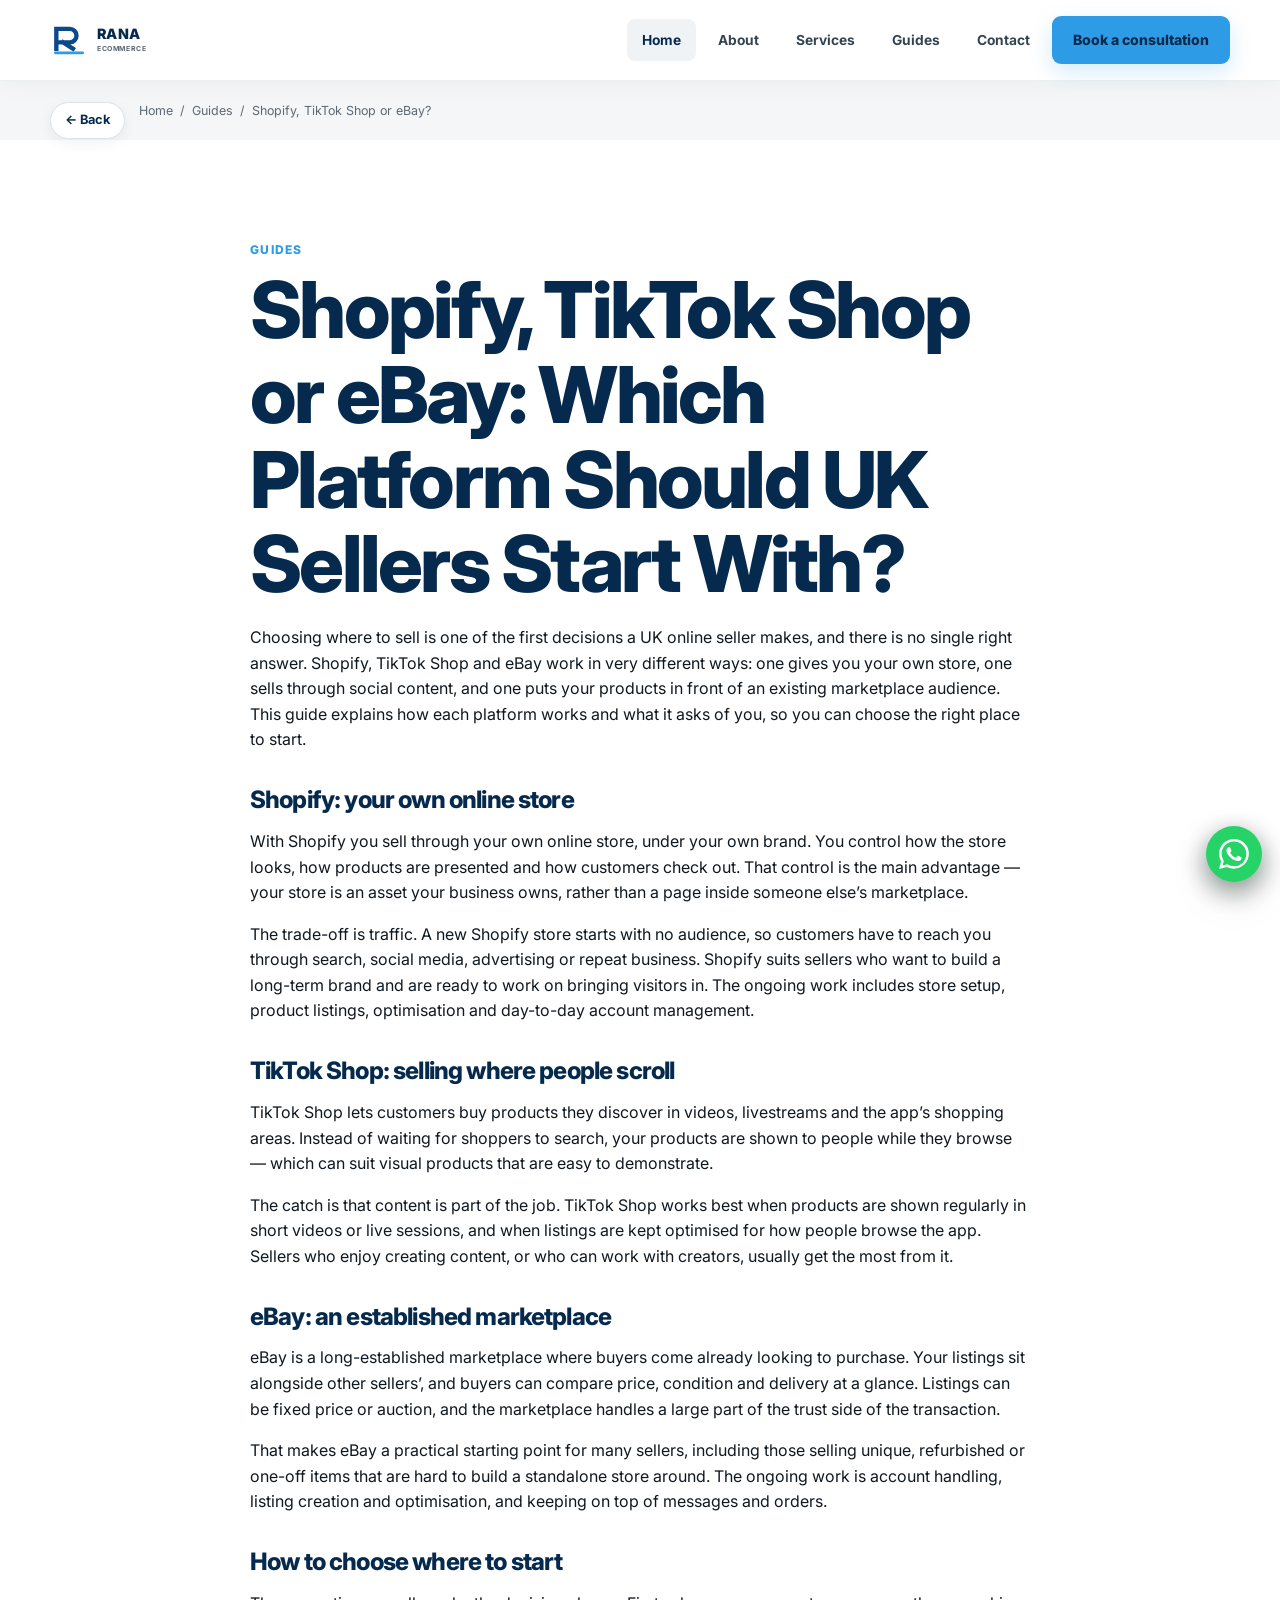
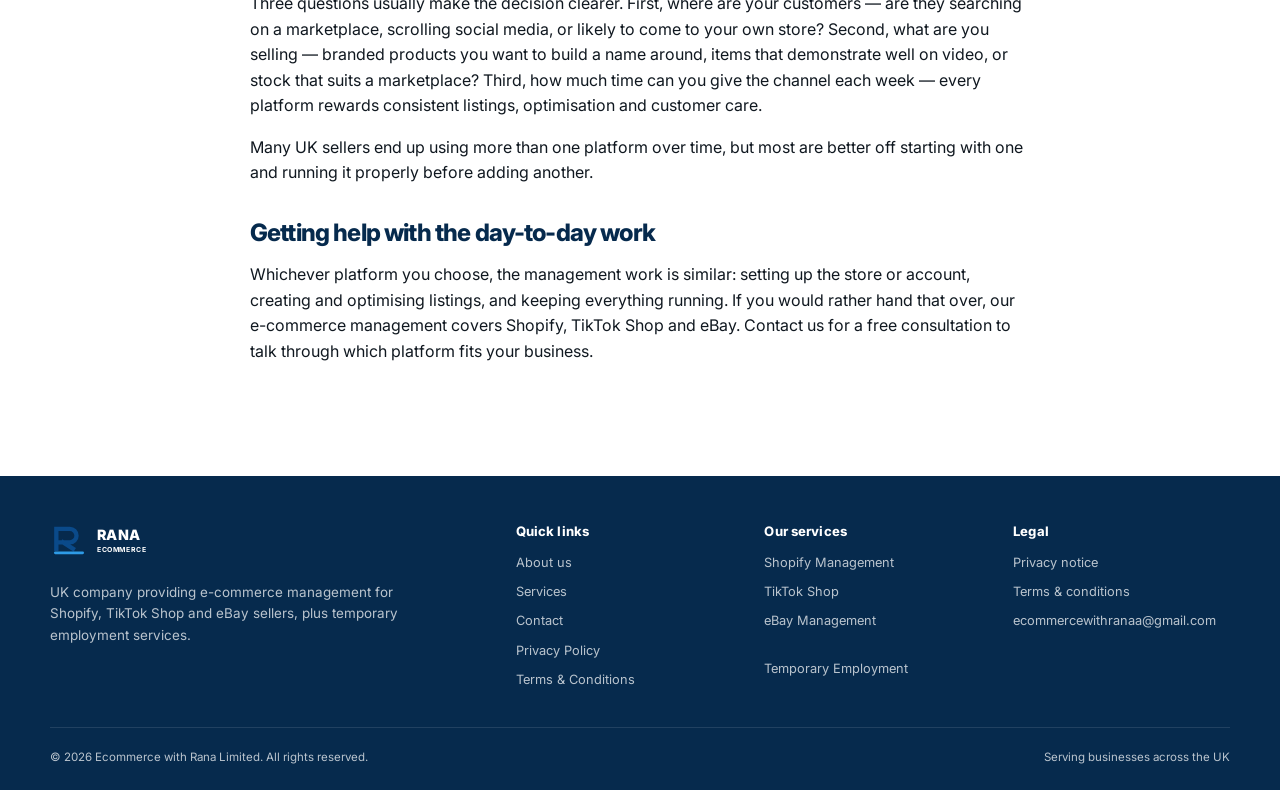
<file: guides/shopify-tiktok-shop-or-ebay-which-platform/index.html>
<!DOCTYPE html>
<html lang="en-GB">
<head>
<meta charset="UTF-8"/>
<meta name="viewport" content="width=device-width"/>
<title>Shopify, TikTok Shop or eBay: Which Platform Should UK Sellers Start With? | Ecommerce with Rana</title>
<meta name="description" content="A practical comparison of Shopify, TikTok Shop and eBay for UK sellers — how each platform works, what it asks of you, and how to choose where to start."/>
<link rel="canonical" href="https://ecommercewithrana.com/guides/shopify-tiktok-shop-or-ebay-which-platform/"/>
<meta name="robots" content="index, follow"/>
<meta name="theme-color" content="#062A4D"/>
<meta property="og:type" content="website"/>
<meta property="og:locale" content="en_GB"/>
<meta property="og:site_name" content="Ecommerce with Rana Limited"/>
<meta property="og:title" content="Shopify, TikTok Shop or eBay: Which Platform Should UK Sellers Start With? | Ecommerce with Rana"/>
<meta property="og:description" content="A practical comparison of Shopify, TikTok Shop and eBay for UK sellers — how each platform works, what it asks of you, and how to choose where to start."/>
<meta property="og:url" content="https://ecommercewithrana.com/guides/shopify-tiktok-shop-or-ebay-which-platform/"/>
<meta property="og:image" content="https://ecommercewithrana.com/og.png"/>
<meta name="twitter:image" content="https://ecommercewithrana.com/og.png"/>
<meta name="twitter:card" content="summary_large_image"/>
<meta name="twitter:title" content="Shopify, TikTok Shop or eBay: Which Platform Should UK Sellers Start With? | Ecommerce with Rana"/>
<meta name="twitter:description" content="A practical comparison of Shopify, TikTok Shop and eBay for UK sellers — how each platform works, what it asks of you, and how to choose where to start."/>
<link rel="icon" href="/favicon.svg" type="image/svg+xml"/>
<link rel="icon" type="image/png" sizes="48x48" href="/favicon-48.png"/>
<link rel="apple-touch-icon" href="/apple-touch-icon.png"/>

<link rel="preconnect" href="https://fonts.googleapis.com"/>
<link rel="preconnect" href="https://fonts.gstatic.com" crossorigin/>
<link rel="preload" as="style" href="https://fonts.googleapis.com/css2?family=Inter:wght@400;500;600;700;800;900&display=swap" onload="this.onload=null;this.rel='stylesheet'"/><noscript><link href="https://fonts.googleapis.com/css2?family=Inter:wght@400;500;600;700;800;900&display=swap" rel="stylesheet"/></noscript>
<link rel="stylesheet" href="/style.css?v=20261023"/>
<script type="application/ld+json">{"@context": "https://schema.org", "@type": "Article", "headline": "Shopify, TikTok Shop or eBay: Which Platform Should UK Sellers Start With?", "description": "A practical comparison of Shopify, TikTok Shop and eBay for UK sellers \u2014 how each platform works, what it asks of you, and how to choose where to start.", "author": {"@type": "Organization", "name": "Ecommerce with Rana Limited"}, "publisher": {"@type": "Organization", "name": "Ecommerce with Rana Limited"}, "datePublished": "2026-10-23", "mainEntityOfPage": "https://ecommercewithrana.com/guides/shopify-tiktok-shop-or-ebay-which-platform/"}</script></head><body>
<a href="#main-content" class="skip-link">Skip to content</a>
<header class="site-header"><div class="container site-header__inner">
<a class="brand" href="/" aria-label="Ecommerce with Rana Limited home"><svg class="brand__mark" aria-hidden="true" viewBox="0 0 48 38"><path d="M8 30 V5 H25 a8.5 8.5 0 0 1 0 17 H8 M16.5 22 L29 30" fill="none" stroke="#0A4A8A" stroke-width="5.5" stroke-linecap="square"/><rect x="5" y="33.5" width="38" height="3.5" rx="1.75" fill="#2E9BE6"/></svg><span class="brand__copy">Rana<small>Ecommerce</small></span></a>
<nav class="desktop-nav" aria-label="Primary navigation">
<a href="/" aria-current="page">Home</a><a href="/about/">About</a><a href="/services/">Services</a><a href="/guides/">Guides</a><a href="/contact/">Contact</a>
<a class="button" href="/contact/">Book a consultation</a>
</nav>
<button class="icon-button mobile-menu-toggle" type="button" aria-label="Open menu" aria-expanded="false" data-menu-open><svg width="25" height="25" viewBox="0 0 24 24" fill="none" stroke="currentColor" stroke-width="2" stroke-linecap="round" stroke-linejoin="round" aria-hidden="true"><line x1="4" x2="20" y1="12" y2="12"/><line x1="4" x2="20" y1="6" y2="6"/><line x1="4" x2="20" y1="18" y2="18"/></svg></button>
</div></header>
<div class="menu-backdrop" data-menu-backdrop aria-hidden="true"></div>
<aside class="mobile-menu" aria-label="Mobile navigation" aria-hidden="true" data-mobile-menu>
<div class="mobile-menu__top">
<a class="mobile-menu__wordmark" href="/" aria-label="Ecommerce with Rana Limited home"><strong>Rana</strong><small>Ecommerce Limited</small></a>
<button class="icon-button mobile-menu__close" type="button" aria-label="Close menu" data-menu-close><svg width="25" height="25" viewBox="0 0 24 24" fill="none" stroke="currentColor" stroke-width="2" stroke-linecap="round" stroke-linejoin="round" aria-hidden="true"><path d="M18 6 6 18"/><path d="m6 6 12 12"/></svg></button>
</div>
<nav class="mobile-menu__nav">
<a href="/">Home</a>
<a href="/about/">About Us</a>
<div class="mobile-menu__group">
<a href="/services/">Services <svg width="15" height="15" viewBox="0 0 24 24" fill="none" stroke="currentColor" stroke-width="2" stroke-linecap="round" stroke-linejoin="round" aria-hidden="true"><path d="m6 9 6 6 6-6"/></svg></a>
<div class="mobile-menu__subnav">
<a class="mobile-menu__subnav-title" href="/services/e-commerce-solutions/">E-commerce Solutions <svg width="14" height="14" viewBox="0 0 24 24" fill="none" stroke="currentColor" stroke-width="2" stroke-linecap="round" stroke-linejoin="round" aria-hidden="true"><path d="m18 15-6-6-6 6"/></svg></a>
<a href="/services/shopify-management/">Shopify Management</a>
<a href="/services/tiktok-shop-management/">TikTok Shop Management</a>
<a href="/services/ebay-management/">eBay Management</a>
<a href="/services/product-hunting/">Product Hunting</a>
<a href="/services/payment-account-support/">Payment &amp; Account Support</a>
</div>
</div>


<a href="/temporary-employment/">Temporary Employment</a>
<a href="/guides/">Guides</a>
<a href="/contact/">Contact Us</a>
</nav>
<a class="button" href="/contact/">Book a Consultation</a>
<div class="mobile-menu__company">
<h2>Ecommerce with Rana Limited</h2>
<p>UK company providing e-commerce management for Shopify, TikTok Shop and eBay sellers, plus temporary employment services.</p>
<div class="mobile-menu__socials" aria-label="Social media">
<span aria-label="Facebook link unavailable">f</span><span aria-label="Instagram link unavailable">◎</span><span aria-label="LinkedIn link unavailable">in</span><span aria-label="X link unavailable">𝕏</span>
</div>
<div class="mobile-menu__footer-links">
<nav aria-label="Quick links"><h3>Quick Links</h3><a href="/about/">About Us</a><a href="/services/">Services</a><a href="/contact/">Contact Us</a><a href="/privacy/">Privacy Policy</a><a href="/terms/">Terms &amp; Conditions</a></nav>
<nav aria-label="Services links"><h3>Our Services</h3><a href="/services/shopify-management/">Shopify Management</a><a href="/services/tiktok-shop-management/">TikTok Shop</a><a href="/services/ebay-management/">eBay Management</a><a href="/temporary-employment/">Temporary Employment</a></nav>
</div>
</div>
<div class="mobile-menu__footer">© 2026 Ecommerce with Rana Limited.<br/>All Rights Reserved.</div>
</aside><main id="main-content"><div class="container back-row"><a class="back-btn" href="#" data-back data-fallback="/guides/">&larr; Back</a><nav class="breadcrumbs" aria-label="Breadcrumb"><a href="/">Home</a> / <a href="/guides/">Guides</a> / <span aria-current="page">Shopify, TikTok Shop or eBay?</span></nav></div><section class="section section--white"><article class="container legal"><span class="eyebrow">Guides</span><h1>Shopify, TikTok Shop or eBay: Which Platform Should UK Sellers Start With?</h1>
<p>Choosing where to sell is one of the first decisions a UK online seller makes, and there is no single right answer. Shopify, TikTok Shop and eBay work in very different ways: one gives you your own store, one sells through social content, and one puts your products in front of an existing marketplace audience. This guide explains how each platform works and what it asks of you, so you can choose the right place to start.</p>
<h2>Shopify: your own online store</h2>
<p>With Shopify you sell through your own online store, under your own brand. You control how the store looks, how products are presented and how customers check out. That control is the main advantage — your store is an asset your business owns, rather than a page inside someone else&#8217;s marketplace.</p>
<p>The trade-off is traffic. A new Shopify store starts with no audience, so customers have to reach you through search, social media, advertising or repeat business. Shopify suits sellers who want to build a long-term brand and are ready to work on bringing visitors in. The ongoing work includes store setup, product listings, optimisation and day-to-day account management.</p>
<h2>TikTok Shop: selling where people scroll</h2>
<p>TikTok Shop lets customers buy products they discover in videos, livestreams and the app&#8217;s shopping areas. Instead of waiting for shoppers to search, your products are shown to people while they browse — which can suit visual products that are easy to demonstrate.</p>
<p>The catch is that content is part of the job. TikTok Shop works best when products are shown regularly in short videos or live sessions, and when listings are kept optimised for how people browse the app. Sellers who enjoy creating content, or who can work with creators, usually get the most from it.</p>
<h2>eBay: an established marketplace</h2>
<p>eBay is a long-established marketplace where buyers come already looking to purchase. Your listings sit alongside other sellers&#8217;, and buyers can compare price, condition and delivery at a glance. Listings can be fixed price or auction, and the marketplace handles a large part of the trust side of the transaction.</p>
<p>That makes eBay a practical starting point for many sellers, including those selling unique, refurbished or one-off items that are hard to build a standalone store around. The ongoing work is account handling, listing creation and optimisation, and keeping on top of messages and orders.</p>
<h2>How to choose where to start</h2>
<p>Three questions usually make the decision clearer. First, where are your customers — are they searching on a marketplace, scrolling social media, or likely to come to your own store? Second, what are you selling — branded products you want to build a name around, items that demonstrate well on video, or stock that suits a marketplace? Third, how much time can you give the channel each week — every platform rewards consistent listings, optimisation and customer care.</p>
<p>Many UK sellers end up using more than one platform over time, but most are better off starting with one and running it properly before adding another.</p>
<h2>Getting help with the day-to-day work</h2>
<p>Whichever platform you choose, the management work is similar: setting up the store or account, creating and optimising listings, and keeping everything running. If you would rather hand that over, our <a href="/services/e-commerce-solutions/">e-commerce management</a> covers Shopify, TikTok Shop and eBay. <a href="/contact/">Contact us for a free consultation</a> to talk through which platform fits your business.</p></article></section></main>
<footer class="site-footer"><div class="container">
<div class="footer-grid">
<div class="footer-about"><a class="brand" href="/" aria-label="Ecommerce with Rana Limited home"><svg class="brand__mark" aria-hidden="true" viewBox="0 0 48 38"><path d="M8 30 V5 H25 a8.5 8.5 0 0 1 0 17 H8 M16.5 22 L29 30" fill="none" stroke="#0A4A8A" stroke-width="5.5" stroke-linecap="square"/><rect x="5" y="33.5" width="38" height="3.5" rx="1.75" fill="#2E9BE6"/></svg><span class="brand__copy">Rana<small>Ecommerce</small></span></a><p>UK company providing e-commerce management for Shopify, TikTok Shop and eBay sellers, plus temporary employment services.</p></div>
<nav class="footer-nav" aria-label="Footer navigation"><h3>Quick links</h3><ul>
<li><a href="/about/">About us</a></li><li><a href="/services/">Services</a></li><li><a href="/contact/">Contact</a></li><li><a href="/privacy/">Privacy Policy</a></li><li><a href="/terms/">Terms &amp; Conditions</a></li>
</ul></nav>
<nav class="footer-nav" aria-label="Services"><h3>Our services</h3><ul>
<li><a href="/services/shopify-management/">Shopify Management</a></li><li><a href="/services/tiktok-shop-management/">TikTok Shop</a></li><li><a href="/services/ebay-management/">eBay Management</a></li><li></li><li></li><li><a href="/temporary-employment/">Temporary Employment</a></li>
</ul></nav>
<nav class="footer-nav" aria-label="Legal information"><h3>Legal</h3><ul>
<li><a href="/privacy/">Privacy notice</a></li><li><a href="/terms/">Terms &amp; conditions</a></li><li><a href="mailto:ecommercewithranaa@gmail.com">ecommercewithranaa@gmail.com</a></li>
</ul></nav>
</div>
<div class="footer-bottom"><span>© 2026 Ecommerce with Rana Limited. All rights reserved.</span><span>Serving businesses across the UK</span></div>
</div></footer>
<a class="whatsapp-float" href="https://wa.me/447888676470?text=Hello%20Rana%20Ecommerce%2C%20I%20would%20like%20to%20know%20more%20about%20your%20services." target="_blank" rel="noopener noreferrer" aria-label="Message Ecommerce with Rana Limited on WhatsApp" data-cta="whatsapp"><svg width="30" height="30" viewBox="0 0 16 16" fill="currentColor" aria-hidden="true"><path d="M13.601 2.326A7.85 7.85 0 0 0 7.994 0C3.627 0 .068 3.558.064 7.926c0 1.399.366 2.76 1.057 3.965L0 16l4.204-1.102a7.9 7.9 0 0 0 3.79.965h.004c4.368 0 7.926-3.558 7.93-7.93a7.9 7.9 0 0 0-2.327-5.607m-5.607 12.2a6.6 6.6 0 0 1-3.357-.92l-.239-.143-2.497.654.666-2.433-.156-.251a6.56 6.56 0 0 1-1.007-3.505c0-3.626 2.957-6.584 6.591-6.584a6.56 6.56 0 0 1 4.66 1.931 6.56 6.56 0 0 1 1.928 4.66c-.004 3.639-2.961 6.592-6.592 6.592m3.615-4.934c-.197-.099-1.17-.578-1.353-.646-.182-.065-.315-.099-.445.099-.133.197-.514.646-.627.775-.117.133-.232.148-.43.05-.197-.1-.836-.308-1.592-.984-.59-.525-.985-1.175-1.103-1.372-.116-.198-.011-.305.088-.403.09-.088.197-.232.296-.347.1-.116.133-.198.198-.33.065-.134.034-.249-.016-.348-.05-.099-.445-1.076-.611-1.47-.16-.389-.323-.335-.445-.34-.114-.007-.247-.007-.38-.007a.73.73 0 0 0-.529.247c-.182.198-.691.677-.691 1.654s.71 1.916.81 2.049c.098.133 1.394 2.132 3.383 2.992.47.205.84.326 1.129.418.475.152.904.129 1.246.08.38-.058 1.171-.48 1.338-.943.164-.462.164-.86.114-.943-.049-.084-.182-.133-.38-.232"/></svg></a>
<script src="/script.js"></script>
</body>
</html>
</file>
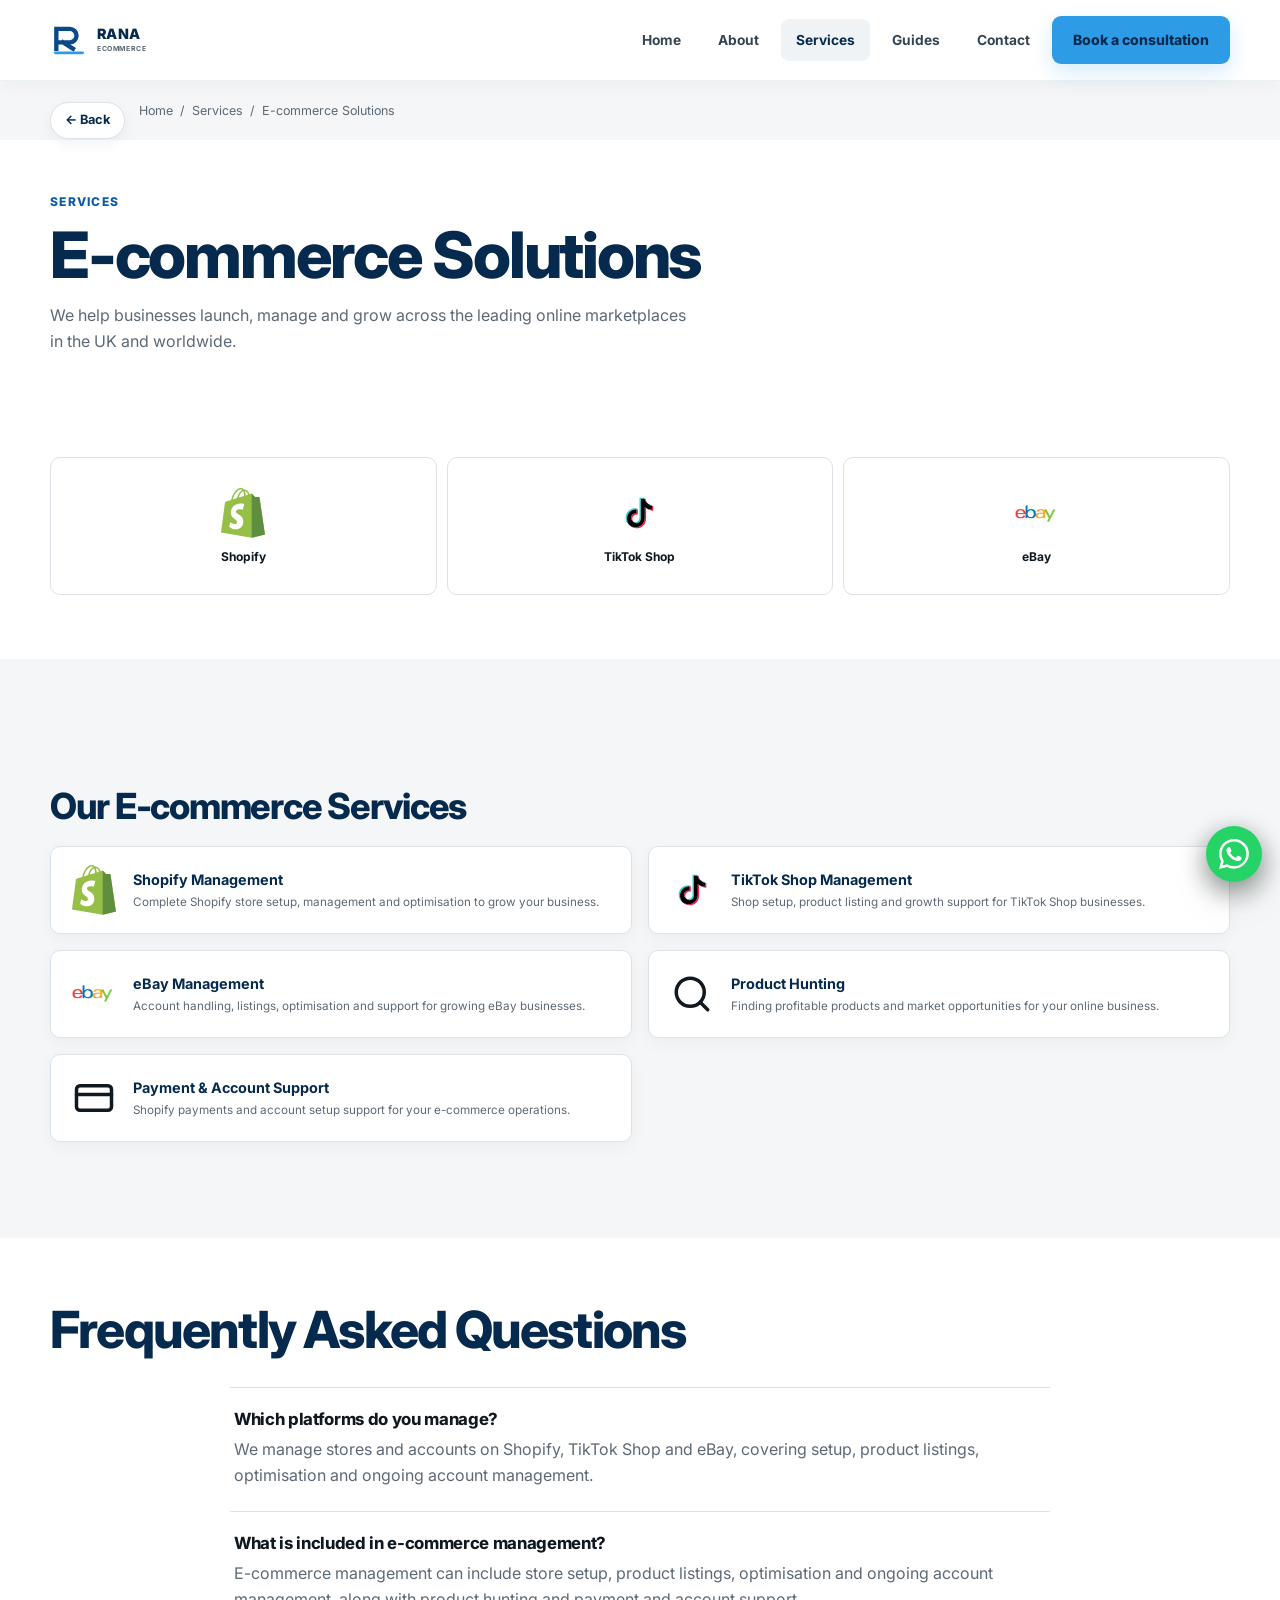
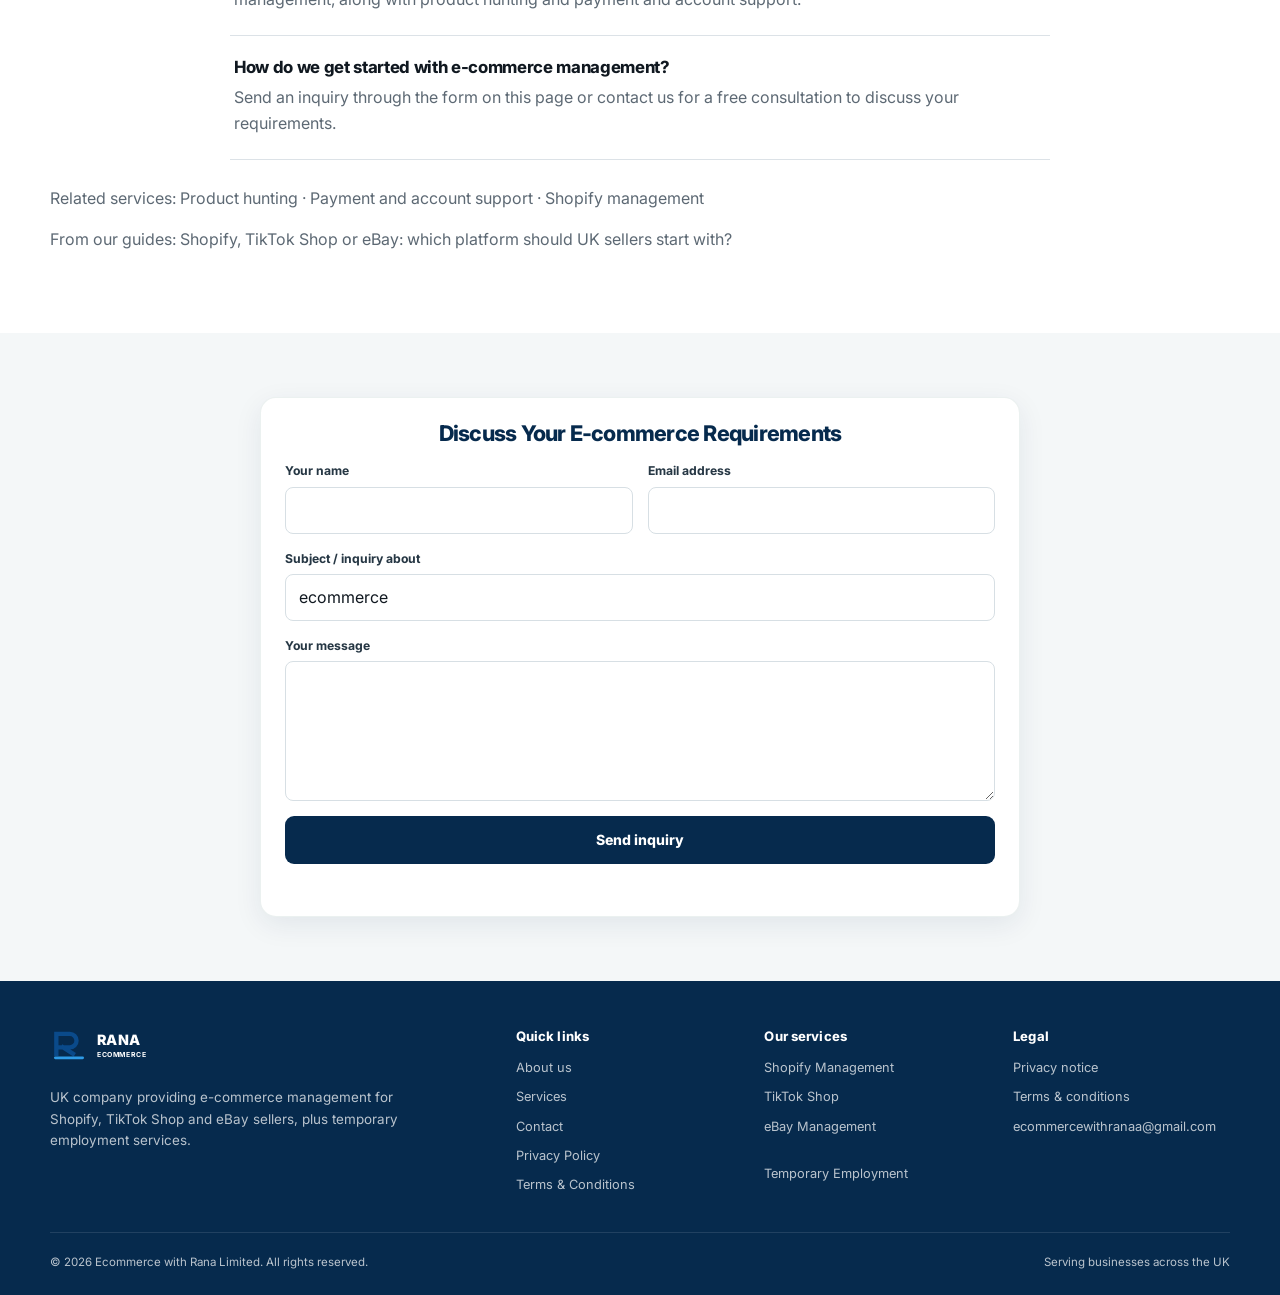
<file: services/e-commerce-solutions/index.html>
<!DOCTYPE html>
<html lang="en-GB">
<head>
<meta charset="UTF-8"/>
<meta name="viewport" content="width=device-width"/>
<title>E-commerce Solutions | Ecommerce with Rana Limited</title>
<meta name="description" content="E-commerce management for Shopify, TikTok Shop and eBay businesses — store setup, product listings, optimisation and ongoing account management."/>
<link rel="canonical" href="https://ecommercewithrana.com/services/e-commerce-solutions/"/>
<meta name="robots" content="index, follow"/>
<meta name="theme-color" content="#062A4D"/>
<meta property="og:type" content="website"/>
<meta property="og:locale" content="en_GB"/>
<meta property="og:site_name" content="Ecommerce with Rana Limited"/>
<meta property="og:title" content="E-commerce Solutions | Ecommerce with Rana Limited"/>
<meta property="og:description" content="E-commerce management for Shopify, TikTok Shop and eBay businesses — store setup, product listings, optimisation and ongoing account management."/>
<meta property="og:url" content="https://ecommercewithrana.com/services/e-commerce-solutions/"/>
<meta property="og:image" content="https://ecommercewithrana.com/og.png"/>
<meta name="twitter:image" content="https://ecommercewithrana.com/og.png"/>
<meta name="twitter:card" content="summary_large_image"/>
<meta name="twitter:title" content="E-commerce Solutions | Ecommerce with Rana Limited"/>
<meta name="twitter:description" content="E-commerce management for Shopify, TikTok Shop and eBay businesses — store setup, product listings, optimisation and ongoing account management."/>
<link rel="icon" href="/favicon.svg" type="image/svg+xml"/>
<link rel="icon" type="image/png" sizes="48x48" href="/favicon-48.png"/>
<link rel="apple-touch-icon" href="/apple-touch-icon.png"/>

<link rel="preconnect" href="https://fonts.googleapis.com"/>
<link rel="preconnect" href="https://fonts.gstatic.com" crossorigin/>
<link rel="preload" as="style" href="https://fonts.googleapis.com/css2?family=Inter:wght@400;500;600;700;800;900&display=swap" onload="this.onload=null;this.rel='stylesheet'"/><noscript><link href="https://fonts.googleapis.com/css2?family=Inter:wght@400;500;600;700;800;900&display=swap" rel="stylesheet"/></noscript>
<link rel="stylesheet" href="/style.css?v=20261023"/>
</head><body>
<a href="#main-content" class="skip-link">Skip to content</a>
<header class="site-header"><div class="container site-header__inner">
<a class="brand" href="/" aria-label="Ecommerce with Rana Limited home"><svg class="brand__mark" aria-hidden="true" viewBox="0 0 48 38"><path d="M8 30 V5 H25 a8.5 8.5 0 0 1 0 17 H8 M16.5 22 L29 30" fill="none" stroke="#0A4A8A" stroke-width="5.5" stroke-linecap="square"/><rect x="5" y="33.5" width="38" height="3.5" rx="1.75" fill="#2E9BE6"/></svg><span class="brand__copy">Rana<small>Ecommerce</small></span></a>
<nav class="desktop-nav" aria-label="Primary navigation">
<a href="/">Home</a><a href="/about/">About</a><a href="/services/" aria-current="page">Services</a><a href="/guides/">Guides</a><a href="/contact/">Contact</a>
<a class="button" href="/contact/">Book a consultation</a>
</nav>
<button class="icon-button mobile-menu-toggle" type="button" aria-label="Open menu" aria-expanded="false" data-menu-open><svg width="25" height="25" viewBox="0 0 24 24" fill="none" stroke="currentColor" stroke-width="2" stroke-linecap="round" stroke-linejoin="round" aria-hidden="true"><line x1="4" x2="20" y1="12" y2="12"/><line x1="4" x2="20" y1="6" y2="6"/><line x1="4" x2="20" y1="18" y2="18"/></svg></button>
</div></header>
<div class="menu-backdrop" data-menu-backdrop aria-hidden="true"></div>
<aside class="mobile-menu" aria-label="Mobile navigation" aria-hidden="true" data-mobile-menu>
<div class="mobile-menu__top">
<a class="mobile-menu__wordmark" href="/" aria-label="Ecommerce with Rana Limited home"><strong>Rana</strong><small>Ecommerce Limited</small></a>
<button class="icon-button mobile-menu__close" type="button" aria-label="Close menu" data-menu-close><svg width="25" height="25" viewBox="0 0 24 24" fill="none" stroke="currentColor" stroke-width="2" stroke-linecap="round" stroke-linejoin="round" aria-hidden="true"><path d="M18 6 6 18"/><path d="m6 6 12 12"/></svg></button>
</div>
<nav class="mobile-menu__nav">
<a href="/">Home</a>
<a href="/about/">About Us</a>
<div class="mobile-menu__group">
<a href="/services/">Services <svg width="15" height="15" viewBox="0 0 24 24" fill="none" stroke="currentColor" stroke-width="2" stroke-linecap="round" stroke-linejoin="round" aria-hidden="true"><path d="m6 9 6 6 6-6"/></svg></a>
<div class="mobile-menu__subnav">
<a class="mobile-menu__subnav-title" href="/services/e-commerce-solutions/">E-commerce Solutions <svg width="14" height="14" viewBox="0 0 24 24" fill="none" stroke="currentColor" stroke-width="2" stroke-linecap="round" stroke-linejoin="round" aria-hidden="true"><path d="m18 15-6-6-6 6"/></svg></a>
<a href="/services/shopify-management/">Shopify Management</a>
<a href="/services/tiktok-shop-management/">TikTok Shop Management</a>
<a href="/services/ebay-management/">eBay Management</a>
<a href="/services/product-hunting/">Product Hunting</a>
<a href="/services/payment-account-support/">Payment &amp; Account Support</a>
</div>
</div>


<a href="/temporary-employment/">Temporary Employment</a>
<a href="/guides/">Guides</a>
<a href="/contact/">Contact Us</a>
</nav>
<a class="button" href="/contact/">Book a Consultation</a>
<div class="mobile-menu__company">
<h2>Ecommerce with Rana Limited</h2>
<p>UK company providing e-commerce management for Shopify, TikTok Shop and eBay sellers, plus temporary employment services.</p>
<div class="mobile-menu__socials" aria-label="Social media">
<span aria-label="Facebook link unavailable">f</span><span aria-label="Instagram link unavailable">◎</span><span aria-label="LinkedIn link unavailable">in</span><span aria-label="X link unavailable">𝕏</span>
</div>
<div class="mobile-menu__footer-links">
<nav aria-label="Quick links"><h3>Quick Links</h3><a href="/about/">About Us</a><a href="/services/">Services</a><a href="/contact/">Contact Us</a><a href="/privacy/">Privacy Policy</a><a href="/terms/">Terms &amp; Conditions</a></nav>
<nav aria-label="Services links"><h3>Our Services</h3><a href="/services/shopify-management/">Shopify Management</a><a href="/services/tiktok-shop-management/">TikTok Shop</a><a href="/services/ebay-management/">eBay Management</a><a href="/temporary-employment/">Temporary Employment</a></nav>
</div>
</div>
<div class="mobile-menu__footer">© 2026 Ecommerce with Rana Limited.<br/>All Rights Reserved.</div>
</aside><main id="main-content"><div class="container back-row"><a class="back-btn" href="#" data-back data-fallback="/">&larr; Back</a><nav class="breadcrumbs" aria-label="Breadcrumb"><a href="/">Home</a> / <a href="/services/">Services</a> / <span aria-current="page">E-commerce Solutions</span></nav></div>
<section class="page-intro page-intro--compact"><div class="container"><span class="eyebrow eyebrow--blue">Services</span><h1>E-commerce Solutions</h1><p>We help businesses launch, manage and grow across the leading online marketplaces in the UK and worldwide.</p></div></section>
<section class="section section--white section--compact"><div class="container"><div class="marketplace-row"><a href="/services/shopify-management/"><span class="service-logo service-logo--shopify" aria-hidden="true"><img fetchpriority="high" class="service-logo__image" src="/assets/brands/shopify.svg" alt="Shopify logo" loading="lazy" decoding="async"/></span><strong>Shopify</strong></a><a href="/services/tiktok-shop-management/"><span class="service-logo service-logo--tiktok" aria-hidden="true"><img class="service-logo__image" src="/assets/brands/tiktok.svg" alt="TikTok Shop logo" loading="lazy" decoding="async"/></span><strong>TikTok Shop</strong></a><a href="/services/ebay-management/"><span class="service-logo service-logo--ebay" aria-hidden="true"><img class="service-logo__image" src="/assets/brands/ebay.png" alt="eBay logo" loading="lazy" decoding="async"/></span><strong>eBay</strong></a></div></div></section>
<section class="section"><div class="container"><h2 class="compact-title">Our E-commerce Services</h2><div class="service-list service-list--links"><a class="service-list__item" href="/services/shopify-management/"><span class="service-logo service-logo--shopify" aria-hidden="true"><img class="service-logo__image" src="/assets/brands/shopify.svg" alt="Shopify logo" loading="lazy" decoding="async"/></span><span><strong>Shopify Management</strong><small>Complete Shopify store setup, management and optimisation to grow your business.</small></span></a><a class="service-list__item" href="/services/tiktok-shop-management/"><span class="service-logo service-logo--tiktok" aria-hidden="true"><img class="service-logo__image" src="/assets/brands/tiktok.svg" alt="TikTok Shop logo" loading="lazy" decoding="async"/></span><span><strong>TikTok Shop Management</strong><small>Shop setup, product listing and growth support for TikTok Shop businesses.</small></span></a><a class="service-list__item" href="/services/ebay-management/"><span class="service-logo service-logo--ebay" aria-hidden="true"><img class="service-logo__image" src="/assets/brands/ebay.png" alt="eBay logo" loading="lazy" decoding="async"/></span><span><strong>eBay Management</strong><small>Account handling, listings, optimisation and support for growing eBay businesses.</small></span></a><a class="service-list__item" href="/services/product-hunting/"><span class="service-logo service-logo--search" aria-hidden="true"><svg width="24" height="24" viewBox="0 0 24 24" fill="none" stroke="currentColor" stroke-width="2" stroke-linecap="round" stroke-linejoin="round" aria-hidden="true"><circle cx="11" cy="11" r="8"/><path d="m21 21-4.3-4.3"/></svg></span><span><strong>Product Hunting</strong><small>Finding profitable products and market opportunities for your online business.</small></span></a><a class="service-list__item" href="/services/payment-account-support/"><span class="service-logo service-logo--payments" aria-hidden="true"><svg width="24" height="24" viewBox="0 0 24 24" fill="none" stroke="currentColor" stroke-width="2" stroke-linecap="round" stroke-linejoin="round" aria-hidden="true"><rect width="20" height="14" x="2" y="5" rx="2"/><line x1="2" x2="22" y1="10" y2="10"/></svg></span><span><strong>Payment & Account Support</strong><small>Shopify payments and account setup support for your e-commerce operations.</small></span></a></div></div></section>
<section class="section section--white section--compact"><div class="container"><div class="section-heading"><h2>Frequently Asked Questions</h2></div><div class="faq-list"><div class="faq-item"><h3>Which platforms do you manage?</h3><p>We manage stores and accounts on Shopify, TikTok Shop and eBay, covering setup, product listings, optimisation and ongoing account management.</p></div><div class="faq-item"><h3>What is included in e-commerce management?</h3><p>E-commerce management can include store setup, product listings, optimisation and ongoing account management, along with product hunting and payment and account support.</p></div><div class="faq-item"><h3>How do we get started with e-commerce management?</h3><p>Send an inquiry through the form on this page or contact us for a free consultation to discuss your requirements.</p></div></div><p style="margin-top:26px;color:var(--muted)">Related services: <a href="/services/product-hunting/">Product hunting</a> · <a href="/services/payment-account-support/">Payment and account support</a> · <a href="/services/shopify-management/">Shopify management</a></p><p style="margin-top:10px;color:var(--muted)">From our guides: <a href="/guides/shopify-tiktok-shop-or-ebay-which-platform/">Shopify, TikTok Shop or eBay: which platform should UK sellers start with?</a></p></div></section><script type="application/ld+json">{"@context":"https://schema.org","@type":"FAQPage","mainEntity":[{"@type":"Question","name":"Which platforms do you manage?","acceptedAnswer":{"@type":"Answer","text":"We manage stores and accounts on Shopify, TikTok Shop and eBay, covering setup, product listings, optimisation and ongoing account management."}},{"@type":"Question","name":"What is included in e-commerce management?","acceptedAnswer":{"@type":"Answer","text":"E-commerce management can include store setup, product listings, optimisation and ongoing account management, along with product hunting and payment and account support."}},{"@type":"Question","name":"How do we get started with e-commerce management?","acceptedAnswer":{"@type":"Answer","text":"Send an inquiry through the form on this page or contact us for a free consultation to discuss your requirements."}}]}</script><section class="section section--compact service-inquiry-section"><div class="container"><div class="card form-card form-card--compact">
<h2 style="font-size:1.35rem">Discuss Your E-commerce Requirements</h2>
<form class="inquiry-form" data-inquiry-form data-mailto="ecommercewithranaa@gmail.com" novalidate>
<div class="form-grid form-grid--2">
<input type="hidden" name="inquiryType" value="general"/>
<div class="form-field"><label for="name-general">Your name</label><input id="name-general" name="name" type="text" autocomplete="name" minlength="2" maxlength="80" required/></div>
<div class="form-field"><label for="email-general">Email address</label><input id="email-general" name="email" type="email" autocomplete="email" maxlength="160" required/></div>
<div class="form-field form-field--wide"><label for="subject-general">Subject / inquiry about</label><input id="subject-general" name="subject" type="text" value="ecommerce" minlength="2" maxlength="120" placeholder="e.g. Shopify management" data-inquiry-subject required/></div>

<div class="form-field form-field--wide"><label for="message-general">Your message</label><textarea id="message-general" name="message" minlength="10" maxlength="3000" required></textarea></div>
<input type="hidden" name="service" value="ecommerce" data-service-context/>
<div class="form-honeypot" aria-hidden="true"><label for="website-general">Website</label><input id="website-general" name="website" type="text" tabindex="-1" autocomplete="off"/></div>
<input type="hidden" name="consent" value="true"/>
<div class="form-field form-field--wide"><button class="button button--navy" type="submit" data-submit-button>Send inquiry</button><p class="form-status" data-form-status role="status" aria-live="polite"></p></div>
</div>
</form>
</div></div></section></main>
<footer class="site-footer"><div class="container">
<div class="footer-grid">
<div class="footer-about"><a class="brand" href="/" aria-label="Ecommerce with Rana Limited home"><svg class="brand__mark" aria-hidden="true" viewBox="0 0 48 38"><path d="M8 30 V5 H25 a8.5 8.5 0 0 1 0 17 H8 M16.5 22 L29 30" fill="none" stroke="#0A4A8A" stroke-width="5.5" stroke-linecap="square"/><rect x="5" y="33.5" width="38" height="3.5" rx="1.75" fill="#2E9BE6"/></svg><span class="brand__copy">Rana<small>Ecommerce</small></span></a><p>UK company providing e-commerce management for Shopify, TikTok Shop and eBay sellers, plus temporary employment services.</p></div>
<nav class="footer-nav" aria-label="Footer navigation"><h3>Quick links</h3><ul>
<li><a href="/about/">About us</a></li><li><a href="/services/">Services</a></li><li><a href="/contact/">Contact</a></li><li><a href="/privacy/">Privacy Policy</a></li><li><a href="/terms/">Terms &amp; Conditions</a></li>
</ul></nav>
<nav class="footer-nav" aria-label="Services"><h3>Our services</h3><ul>
<li><a href="/services/shopify-management/">Shopify Management</a></li><li><a href="/services/tiktok-shop-management/">TikTok Shop</a></li><li><a href="/services/ebay-management/">eBay Management</a></li><li></li><li></li><li><a href="/temporary-employment/">Temporary Employment</a></li>
</ul></nav>
<nav class="footer-nav" aria-label="Legal information"><h3>Legal</h3><ul>
<li><a href="/privacy/">Privacy notice</a></li><li><a href="/terms/">Terms &amp; conditions</a></li><li><a href="mailto:ecommercewithranaa@gmail.com">ecommercewithranaa@gmail.com</a></li>
</ul></nav>
</div>
<div class="footer-bottom"><span>© 2026 Ecommerce with Rana Limited. All rights reserved.</span><span>Serving businesses across the UK</span></div>
</div></footer>
<a class="whatsapp-float" href="https://wa.me/447888676470?text=Hello%20Rana%20Ecommerce%2C%20I%20would%20like%20to%20know%20more%20about%20your%20services." target="_blank" rel="noopener noreferrer" aria-label="Message Ecommerce with Rana Limited on WhatsApp" data-cta="whatsapp"><svg width="30" height="30" viewBox="0 0 16 16" fill="currentColor" aria-hidden="true"><path d="M13.601 2.326A7.85 7.85 0 0 0 7.994 0C3.627 0 .068 3.558.064 7.926c0 1.399.366 2.76 1.057 3.965L0 16l4.204-1.102a7.9 7.9 0 0 0 3.79.965h.004c4.368 0 7.926-3.558 7.93-7.93a7.9 7.9 0 0 0-2.327-5.607m-5.607 12.2a6.6 6.6 0 0 1-3.357-.92l-.239-.143-2.497.654.666-2.433-.156-.251a6.56 6.56 0 0 1-1.007-3.505c0-3.626 2.957-6.584 6.591-6.584a6.56 6.56 0 0 1 4.66 1.931 6.56 6.56 0 0 1 1.928 4.66c-.004 3.639-2.961 6.592-6.592 6.592m3.615-4.934c-.197-.099-1.17-.578-1.353-.646-.182-.065-.315-.099-.445.099-.133.197-.514.646-.627.775-.117.133-.232.148-.43.05-.197-.1-.836-.308-1.592-.984-.59-.525-.985-1.175-1.103-1.372-.116-.198-.011-.305.088-.403.09-.088.197-.232.296-.347.1-.116.133-.198.198-.33.065-.134.034-.249-.016-.348-.05-.099-.445-1.076-.611-1.47-.16-.389-.323-.335-.445-.34-.114-.007-.247-.007-.38-.007a.73.73 0 0 0-.529.247c-.182.198-.691.677-.691 1.654s.71 1.916.81 2.049c.098.133 1.394 2.132 3.383 2.992.47.205.84.326 1.129.418.475.152.904.129 1.246.08.38-.058 1.171-.48 1.338-.943.164-.462.164-.86.114-.943-.049-.084-.182-.133-.38-.232"/></svg></a>
<script src="/script.js"></script>
</body>
</html>
</file>
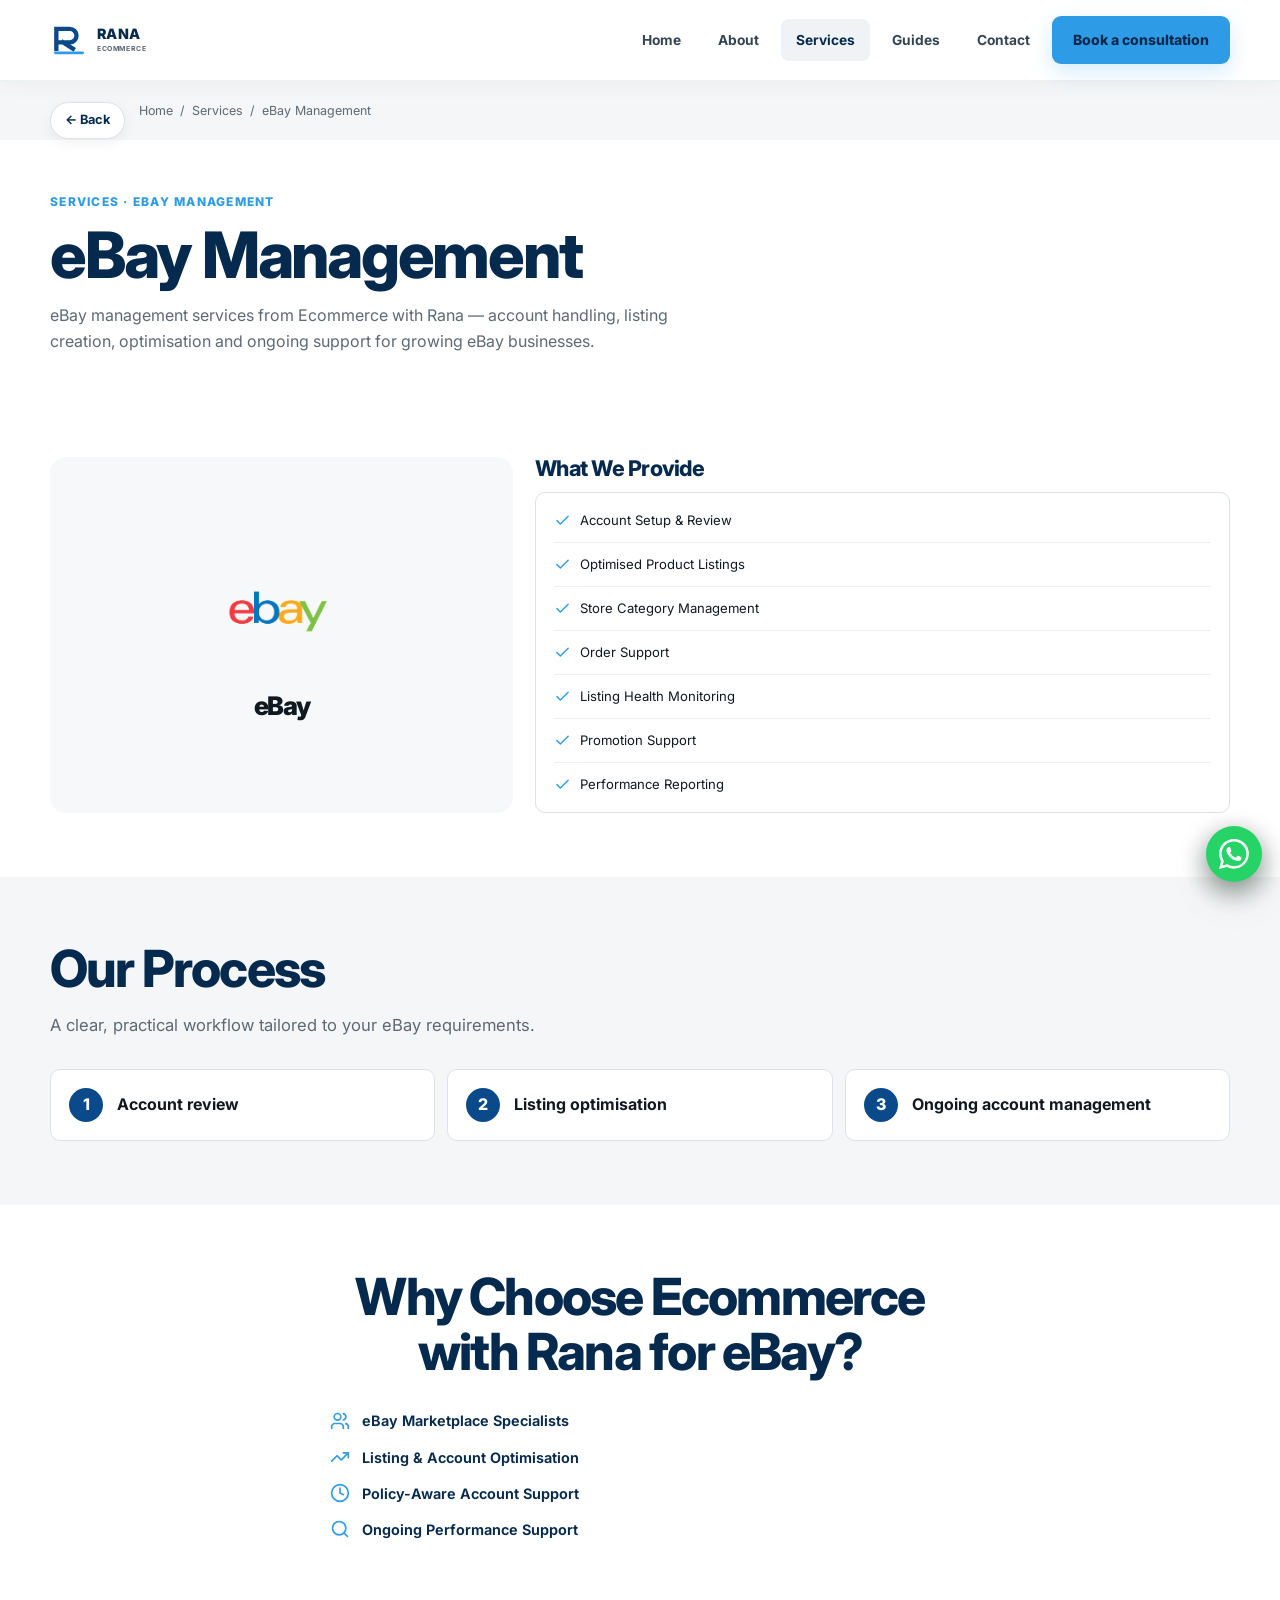
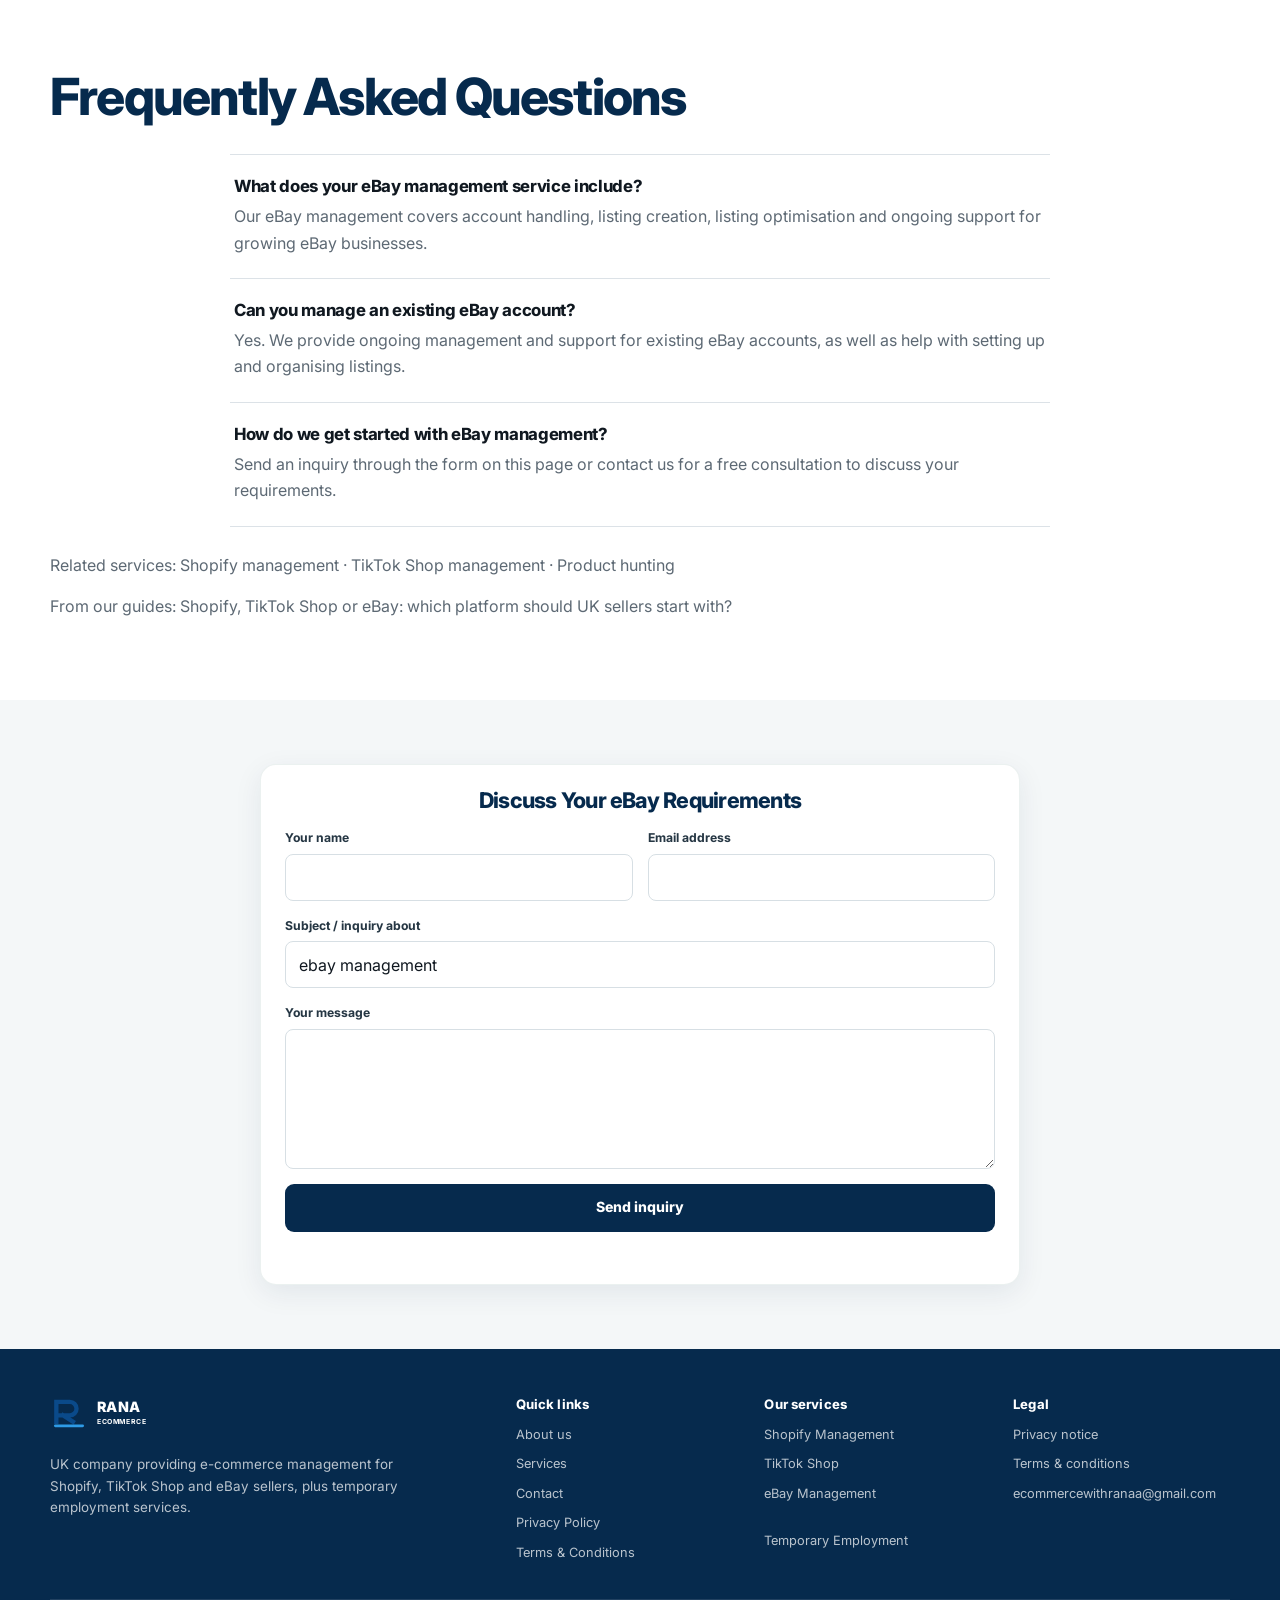
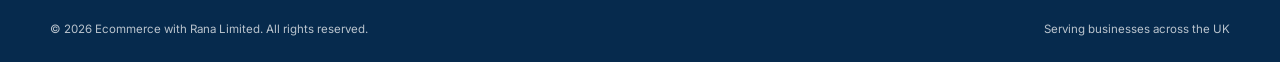
<file: services/ebay-management/index.html>
<!DOCTYPE html>
<html lang="en-GB">
<head>
<meta charset="UTF-8"/>
<meta name="viewport" content="width=device-width"/>
<title>eBay Management Services | Ecommerce with Rana Limited</title>
<meta name="description" content="eBay management services from Ecommerce with Rana — account handling, listing creation, optimisation and ongoing support for growing eBay businesses."/>
<link rel="canonical" href="https://ecommercewithrana.com/services/ebay-management/"/>
<meta name="robots" content="index, follow"/>
<meta name="theme-color" content="#062A4D"/>
<meta property="og:type" content="website"/>
<meta property="og:locale" content="en_GB"/>
<meta property="og:site_name" content="Ecommerce with Rana Limited"/>
<meta property="og:title" content="eBay Management Services | Ecommerce with Rana Limited"/>
<meta property="og:description" content="eBay management services from Ecommerce with Rana — account handling, listing creation, optimisation and ongoing support for growing eBay businesses."/>
<meta property="og:url" content="https://ecommercewithrana.com/services/ebay-management/"/>
<meta property="og:image" content="https://ecommercewithrana.com/og.png"/>
<meta name="twitter:image" content="https://ecommercewithrana.com/og.png"/>
<meta name="twitter:card" content="summary_large_image"/>
<meta name="twitter:title" content="eBay Management Services | Ecommerce with Rana Limited"/>
<meta name="twitter:description" content="eBay management services from Ecommerce with Rana — account handling, listing creation, optimisation and ongoing support for growing eBay businesses."/>
<link rel="icon" href="/favicon.svg" type="image/svg+xml"/>
<link rel="icon" type="image/png" sizes="48x48" href="/favicon-48.png"/>
<link rel="apple-touch-icon" href="/apple-touch-icon.png"/>

<link rel="preconnect" href="https://fonts.googleapis.com"/>
<link rel="preconnect" href="https://fonts.gstatic.com" crossorigin/>
<link rel="preload" as="style" href="https://fonts.googleapis.com/css2?family=Inter:wght@400;500;600;700;800;900&display=swap" onload="this.onload=null;this.rel='stylesheet'"/><noscript><link href="https://fonts.googleapis.com/css2?family=Inter:wght@400;500;600;700;800;900&display=swap" rel="stylesheet"/></noscript>
<link rel="stylesheet" href="/style.css?v=20261023"/>
</head><body>
<a href="#main-content" class="skip-link">Skip to content</a>
<header class="site-header"><div class="container site-header__inner">
<a class="brand" href="/" aria-label="Ecommerce with Rana Limited home"><svg class="brand__mark" aria-hidden="true" viewBox="0 0 48 38"><path d="M8 30 V5 H25 a8.5 8.5 0 0 1 0 17 H8 M16.5 22 L29 30" fill="none" stroke="#0A4A8A" stroke-width="5.5" stroke-linecap="square"/><rect x="5" y="33.5" width="38" height="3.5" rx="1.75" fill="#2E9BE6"/></svg><span class="brand__copy">Rana<small>Ecommerce</small></span></a>
<nav class="desktop-nav" aria-label="Primary navigation">
<a href="/">Home</a><a href="/about/">About</a><a href="/services/" aria-current="page">Services</a><a href="/guides/">Guides</a><a href="/contact/">Contact</a>
<a class="button" href="/contact/">Book a consultation</a>
</nav>
<button class="icon-button mobile-menu-toggle" type="button" aria-label="Open menu" aria-expanded="false" data-menu-open><svg width="25" height="25" viewBox="0 0 24 24" fill="none" stroke="currentColor" stroke-width="2" stroke-linecap="round" stroke-linejoin="round" aria-hidden="true"><line x1="4" x2="20" y1="12" y2="12"/><line x1="4" x2="20" y1="6" y2="6"/><line x1="4" x2="20" y1="18" y2="18"/></svg></button>
</div></header>
<div class="menu-backdrop" data-menu-backdrop aria-hidden="true"></div>
<aside class="mobile-menu" aria-label="Mobile navigation" aria-hidden="true" data-mobile-menu>
<div class="mobile-menu__top">
<a class="mobile-menu__wordmark" href="/" aria-label="Ecommerce with Rana Limited home"><strong>Rana</strong><small>Ecommerce Limited</small></a>
<button class="icon-button mobile-menu__close" type="button" aria-label="Close menu" data-menu-close><svg width="25" height="25" viewBox="0 0 24 24" fill="none" stroke="currentColor" stroke-width="2" stroke-linecap="round" stroke-linejoin="round" aria-hidden="true"><path d="M18 6 6 18"/><path d="m6 6 12 12"/></svg></button>
</div>
<nav class="mobile-menu__nav">
<a href="/">Home</a>
<a href="/about/">About Us</a>
<div class="mobile-menu__group">
<a href="/services/">Services <svg width="15" height="15" viewBox="0 0 24 24" fill="none" stroke="currentColor" stroke-width="2" stroke-linecap="round" stroke-linejoin="round" aria-hidden="true"><path d="m6 9 6 6 6-6"/></svg></a>
<div class="mobile-menu__subnav">
<a class="mobile-menu__subnav-title" href="/services/e-commerce-solutions/">E-commerce Solutions <svg width="14" height="14" viewBox="0 0 24 24" fill="none" stroke="currentColor" stroke-width="2" stroke-linecap="round" stroke-linejoin="round" aria-hidden="true"><path d="m18 15-6-6-6 6"/></svg></a>
<a href="/services/shopify-management/">Shopify Management</a>
<a href="/services/tiktok-shop-management/">TikTok Shop Management</a>
<a href="/services/ebay-management/">eBay Management</a>
<a href="/services/product-hunting/">Product Hunting</a>
<a href="/services/payment-account-support/">Payment &amp; Account Support</a>
</div>
</div>


<a href="/temporary-employment/">Temporary Employment</a>
<a href="/guides/">Guides</a>
<a href="/contact/">Contact Us</a>
</nav>
<a class="button" href="/contact/">Book a Consultation</a>
<div class="mobile-menu__company">
<h2>Ecommerce with Rana Limited</h2>
<p>UK company providing e-commerce management for Shopify, TikTok Shop and eBay sellers, plus temporary employment services.</p>
<div class="mobile-menu__socials" aria-label="Social media">
<span aria-label="Facebook link unavailable">f</span><span aria-label="Instagram link unavailable">◎</span><span aria-label="LinkedIn link unavailable">in</span><span aria-label="X link unavailable">𝕏</span>
</div>
<div class="mobile-menu__footer-links">
<nav aria-label="Quick links"><h3>Quick Links</h3><a href="/about/">About Us</a><a href="/services/">Services</a><a href="/contact/">Contact Us</a><a href="/privacy/">Privacy Policy</a><a href="/terms/">Terms &amp; Conditions</a></nav>
<nav aria-label="Services links"><h3>Our Services</h3><a href="/services/shopify-management/">Shopify Management</a><a href="/services/tiktok-shop-management/">TikTok Shop</a><a href="/services/ebay-management/">eBay Management</a><a href="/temporary-employment/">Temporary Employment</a></nav>
</div>
</div>
<div class="mobile-menu__footer">© 2026 Ecommerce with Rana Limited.<br/>All Rights Reserved.</div>
</aside><main id="main-content"><div class="container back-row"><a class="back-btn" href="#" data-back data-fallback="/">&larr; Back</a><nav class="breadcrumbs" aria-label="Breadcrumb"><a href="/">Home</a> / <a href="/services/">Services</a> / <span aria-current="page">eBay Management</span></nav></div>
<section class="page-intro page-intro--compact"><div class="container"><span class="eyebrow eyebrow--amber">Services · eBay Management</span><h1>eBay Management</h1><p>eBay management services from Ecommerce with Rana — account handling, listing creation, optimisation and ongoing support for growing eBay businesses.</p></div></section>
<section class="section section--white section--compact"><div class="container service-detail">
<div class="service-detail__logo service-detail__logo--amber"><span class="service-logo service-logo--ebay service-logo--large" aria-hidden="true"><img fetchpriority="high" class="service-logo__image" src="/assets/brands/ebay.png" alt="eBay logo" loading="lazy" decoding="async"/></span><strong class="service-detail__brand-name">eBay</strong></div>
<div class="service-detail__offer"><h2>What We Provide</h2><ul class="feature-panel"><li><svg width="17" height="17" viewBox="0 0 24 24" fill="none" stroke="currentColor" stroke-width="2" stroke-linecap="round" stroke-linejoin="round" aria-hidden="true"><path d="M20 6 9 17l-5-5"/></svg><span>Account Setup & Review</span></li><li><svg width="17" height="17" viewBox="0 0 24 24" fill="none" stroke="currentColor" stroke-width="2" stroke-linecap="round" stroke-linejoin="round" aria-hidden="true"><path d="M20 6 9 17l-5-5"/></svg><span>Optimised Product Listings</span></li><li><svg width="17" height="17" viewBox="0 0 24 24" fill="none" stroke="currentColor" stroke-width="2" stroke-linecap="round" stroke-linejoin="round" aria-hidden="true"><path d="M20 6 9 17l-5-5"/></svg><span>Store Category Management</span></li><li><svg width="17" height="17" viewBox="0 0 24 24" fill="none" stroke="currentColor" stroke-width="2" stroke-linecap="round" stroke-linejoin="round" aria-hidden="true"><path d="M20 6 9 17l-5-5"/></svg><span>Order Support</span></li><li><svg width="17" height="17" viewBox="0 0 24 24" fill="none" stroke="currentColor" stroke-width="2" stroke-linecap="round" stroke-linejoin="round" aria-hidden="true"><path d="M20 6 9 17l-5-5"/></svg><span>Listing Health Monitoring</span></li><li><svg width="17" height="17" viewBox="0 0 24 24" fill="none" stroke="currentColor" stroke-width="2" stroke-linecap="round" stroke-linejoin="round" aria-hidden="true"><path d="M20 6 9 17l-5-5"/></svg><span>Promotion Support</span></li><li><svg width="17" height="17" viewBox="0 0 24 24" fill="none" stroke="currentColor" stroke-width="2" stroke-linecap="round" stroke-linejoin="round" aria-hidden="true"><path d="M20 6 9 17l-5-5"/></svg><span>Performance Reporting</span></li></ul></div>
</div></section>
<section class="section section--compact service-process-section"><div class="container"><div class="section-heading"><h2>Our Process</h2><p>A clear, practical workflow tailored to your eBay requirements.</p></div><ol class="process-grid"><li><span>1</span><strong>Account review</strong></li><li><span>2</span><strong>Listing optimisation</strong></li><li><span>3</span><strong>Ongoing account management</strong></li></ol></div></section>
<section class="section section--white section--compact"><div class="container"><div class="section-heading section-heading--center"><h2>Why Choose Ecommerce with Rana for eBay?</h2></div><div class="reason-list"><div><svg width="20" height="20" viewBox="0 0 24 24" fill="none" stroke="currentColor" stroke-width="2" stroke-linecap="round" stroke-linejoin="round" aria-hidden="true"><path d="M16 21v-2a4 4 0 0 0-4-4H6a4 4 0 0 0-4 4v2"/><circle cx="9" cy="7" r="4"/><path d="M22 21v-2a4 4 0 0 0-3-3.87"/><path d="M16 3.13a4 4 0 0 1 0 7.75"/></svg><span>eBay Marketplace Specialists</span></div><div><svg width="20" height="20" viewBox="0 0 24 24" fill="none" stroke="currentColor" stroke-width="2" stroke-linecap="round" stroke-linejoin="round" aria-hidden="true"><polyline points="22 7 13.5 15.5 8.5 10.5 2 17"/><polyline points="16 7 22 7 22 13"/></svg><span>Listing & Account Optimisation</span></div><div><svg width="20" height="20" viewBox="0 0 24 24" fill="none" stroke="currentColor" stroke-width="2" stroke-linecap="round" stroke-linejoin="round" aria-hidden="true"><circle cx="12" cy="12" r="10"/><polyline points="12 6 12 12 16 14"/></svg><span>Policy-Aware Account Support</span></div><div><svg width="20" height="20" viewBox="0 0 24 24" fill="none" stroke="currentColor" stroke-width="2" stroke-linecap="round" stroke-linejoin="round" aria-hidden="true"><circle cx="11" cy="11" r="8"/><path d="m21 21-4.3-4.3"/></svg><span>Ongoing Performance Support</span></div></div></div></section>
<section class="section section--white section--compact"><div class="container"><div class="section-heading"><h2>Frequently Asked Questions</h2></div><div class="faq-list"><div class="faq-item"><h3>What does your eBay management service include?</h3><p>Our eBay management covers account handling, listing creation, listing optimisation and ongoing support for growing eBay businesses.</p></div><div class="faq-item"><h3>Can you manage an existing eBay account?</h3><p>Yes. We provide ongoing management and support for existing eBay accounts, as well as help with setting up and organising listings.</p></div><div class="faq-item"><h3>How do we get started with eBay management?</h3><p>Send an inquiry through the form on this page or contact us for a free consultation to discuss your requirements.</p></div></div><p style="margin-top:26px;color:var(--muted)">Related services: <a href="/services/shopify-management/">Shopify management</a> · <a href="/services/tiktok-shop-management/">TikTok Shop management</a> · <a href="/services/product-hunting/">Product hunting</a></p><p style="margin-top:10px;color:var(--muted)">From our guides: <a href="/guides/shopify-tiktok-shop-or-ebay-which-platform/">Shopify, TikTok Shop or eBay: which platform should UK sellers start with?</a></p></div></section><script type="application/ld+json">{"@context":"https://schema.org","@type":"FAQPage","mainEntity":[{"@type":"Question","name":"What does your eBay management service include?","acceptedAnswer":{"@type":"Answer","text":"Our eBay management covers account handling, listing creation, listing optimisation and ongoing support for growing eBay businesses."}},{"@type":"Question","name":"Can you manage an existing eBay account?","acceptedAnswer":{"@type":"Answer","text":"Yes. We provide ongoing management and support for existing eBay accounts, as well as help with setting up and organising listings."}},{"@type":"Question","name":"How do we get started with eBay management?","acceptedAnswer":{"@type":"Answer","text":"Send an inquiry through the form on this page or contact us for a free consultation to discuss your requirements."}}]}</script><section class="section section--compact service-inquiry-section"><div class="container"><div class="card form-card form-card--compact">
<h2 style="font-size:1.35rem">Discuss Your eBay Requirements</h2>
<form class="inquiry-form" data-inquiry-form data-mailto="ecommercewithranaa@gmail.com" novalidate>
<div class="form-grid form-grid--2">
<input type="hidden" name="inquiryType" value="general"/>
<div class="form-field"><label for="name-general">Your name</label><input id="name-general" name="name" type="text" autocomplete="name" minlength="2" maxlength="80" required/></div>
<div class="form-field"><label for="email-general">Email address</label><input id="email-general" name="email" type="email" autocomplete="email" maxlength="160" required/></div>
<div class="form-field form-field--wide"><label for="subject-general">Subject / inquiry about</label><input id="subject-general" name="subject" type="text" value="ebay management" minlength="2" maxlength="120" placeholder="e.g. Shopify management" data-inquiry-subject required/></div>

<div class="form-field form-field--wide"><label for="message-general">Your message</label><textarea id="message-general" name="message" minlength="10" maxlength="3000" required></textarea></div>
<input type="hidden" name="service" value="ebay-management" data-service-context/>
<div class="form-honeypot" aria-hidden="true"><label for="website-general">Website</label><input id="website-general" name="website" type="text" tabindex="-1" autocomplete="off"/></div>
<input type="hidden" name="consent" value="true"/>
<div class="form-field form-field--wide"><button class="button button--navy" type="submit" data-submit-button>Send inquiry</button><p class="form-status" data-form-status role="status" aria-live="polite"></p></div>
</div>
</form>
</div></div></section></main>
<footer class="site-footer"><div class="container">
<div class="footer-grid">
<div class="footer-about"><a class="brand" href="/" aria-label="Ecommerce with Rana Limited home"><svg class="brand__mark" aria-hidden="true" viewBox="0 0 48 38"><path d="M8 30 V5 H25 a8.5 8.5 0 0 1 0 17 H8 M16.5 22 L29 30" fill="none" stroke="#0A4A8A" stroke-width="5.5" stroke-linecap="square"/><rect x="5" y="33.5" width="38" height="3.5" rx="1.75" fill="#2E9BE6"/></svg><span class="brand__copy">Rana<small>Ecommerce</small></span></a><p>UK company providing e-commerce management for Shopify, TikTok Shop and eBay sellers, plus temporary employment services.</p></div>
<nav class="footer-nav" aria-label="Footer navigation"><h3>Quick links</h3><ul>
<li><a href="/about/">About us</a></li><li><a href="/services/">Services</a></li><li><a href="/contact/">Contact</a></li><li><a href="/privacy/">Privacy Policy</a></li><li><a href="/terms/">Terms &amp; Conditions</a></li>
</ul></nav>
<nav class="footer-nav" aria-label="Services"><h3>Our services</h3><ul>
<li><a href="/services/shopify-management/">Shopify Management</a></li><li><a href="/services/tiktok-shop-management/">TikTok Shop</a></li><li><a href="/services/ebay-management/">eBay Management</a></li><li></li><li></li><li><a href="/temporary-employment/">Temporary Employment</a></li>
</ul></nav>
<nav class="footer-nav" aria-label="Legal information"><h3>Legal</h3><ul>
<li><a href="/privacy/">Privacy notice</a></li><li><a href="/terms/">Terms &amp; conditions</a></li><li><a href="mailto:ecommercewithranaa@gmail.com">ecommercewithranaa@gmail.com</a></li>
</ul></nav>
</div>
<div class="footer-bottom"><span>© 2026 Ecommerce with Rana Limited. All rights reserved.</span><span>Serving businesses across the UK</span></div>
</div></footer>
<a class="whatsapp-float" href="https://wa.me/447888676470?text=Hello%20Rana%20Ecommerce%2C%20I%20would%20like%20to%20know%20more%20about%20your%20services." target="_blank" rel="noopener noreferrer" aria-label="Message Ecommerce with Rana Limited on WhatsApp" data-cta="whatsapp"><svg width="30" height="30" viewBox="0 0 16 16" fill="currentColor" aria-hidden="true"><path d="M13.601 2.326A7.85 7.85 0 0 0 7.994 0C3.627 0 .068 3.558.064 7.926c0 1.399.366 2.76 1.057 3.965L0 16l4.204-1.102a7.9 7.9 0 0 0 3.79.965h.004c4.368 0 7.926-3.558 7.93-7.93a7.9 7.9 0 0 0-2.327-5.607m-5.607 12.2a6.6 6.6 0 0 1-3.357-.92l-.239-.143-2.497.654.666-2.433-.156-.251a6.56 6.56 0 0 1-1.007-3.505c0-3.626 2.957-6.584 6.591-6.584a6.56 6.56 0 0 1 4.66 1.931 6.56 6.56 0 0 1 1.928 4.66c-.004 3.639-2.961 6.592-6.592 6.592m3.615-4.934c-.197-.099-1.17-.578-1.353-.646-.182-.065-.315-.099-.445.099-.133.197-.514.646-.627.775-.117.133-.232.148-.43.05-.197-.1-.836-.308-1.592-.984-.59-.525-.985-1.175-1.103-1.372-.116-.198-.011-.305.088-.403.09-.088.197-.232.296-.347.1-.116.133-.198.198-.33.065-.134.034-.249-.016-.348-.05-.099-.445-1.076-.611-1.47-.16-.389-.323-.335-.445-.34-.114-.007-.247-.007-.38-.007a.73.73 0 0 0-.529.247c-.182.198-.691.677-.691 1.654s.71 1.916.81 2.049c.098.133 1.394 2.132 3.383 2.992.47.205.84.326 1.129.418.475.152.904.129 1.246.08.38-.058 1.171-.48 1.338-.943.164-.462.164-.86.114-.943-.049-.084-.182-.133-.38-.232"/></svg></a>
<script src="/script.js"></script>
</body>
</html>
</file>
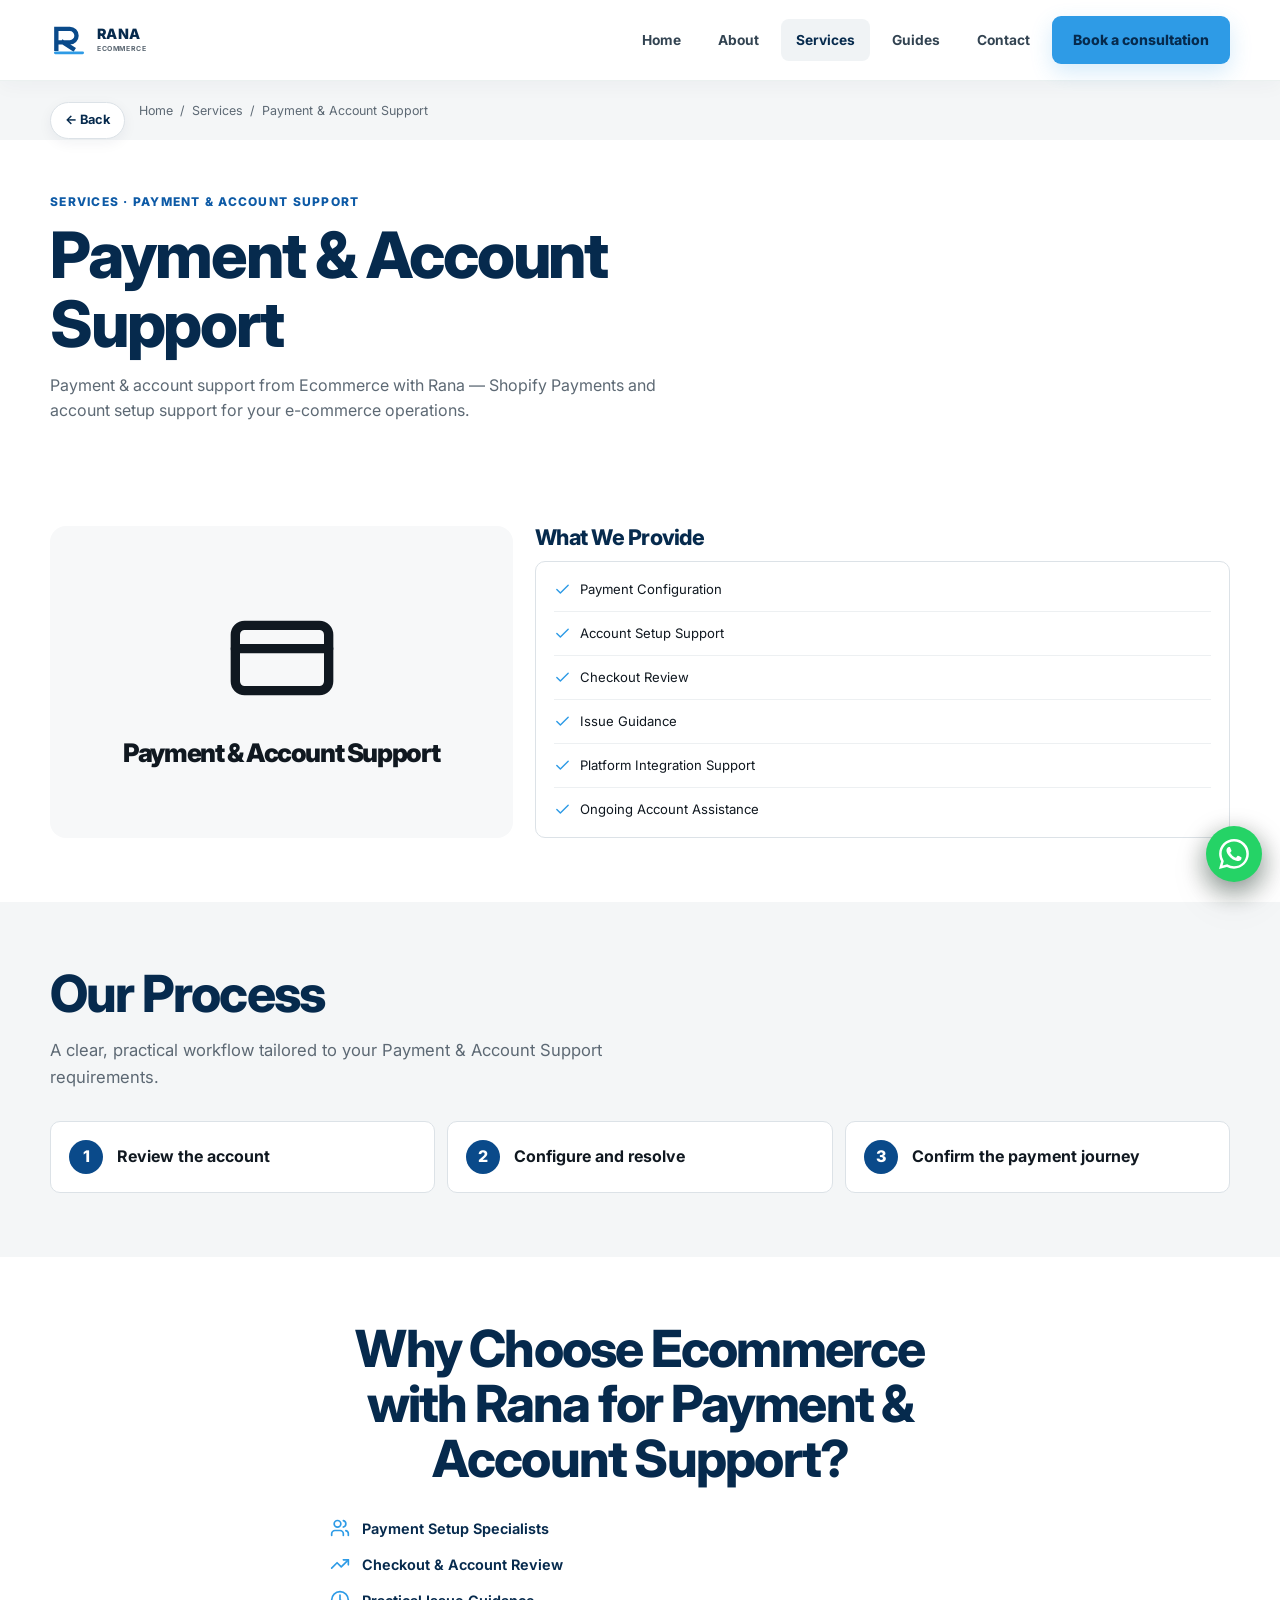
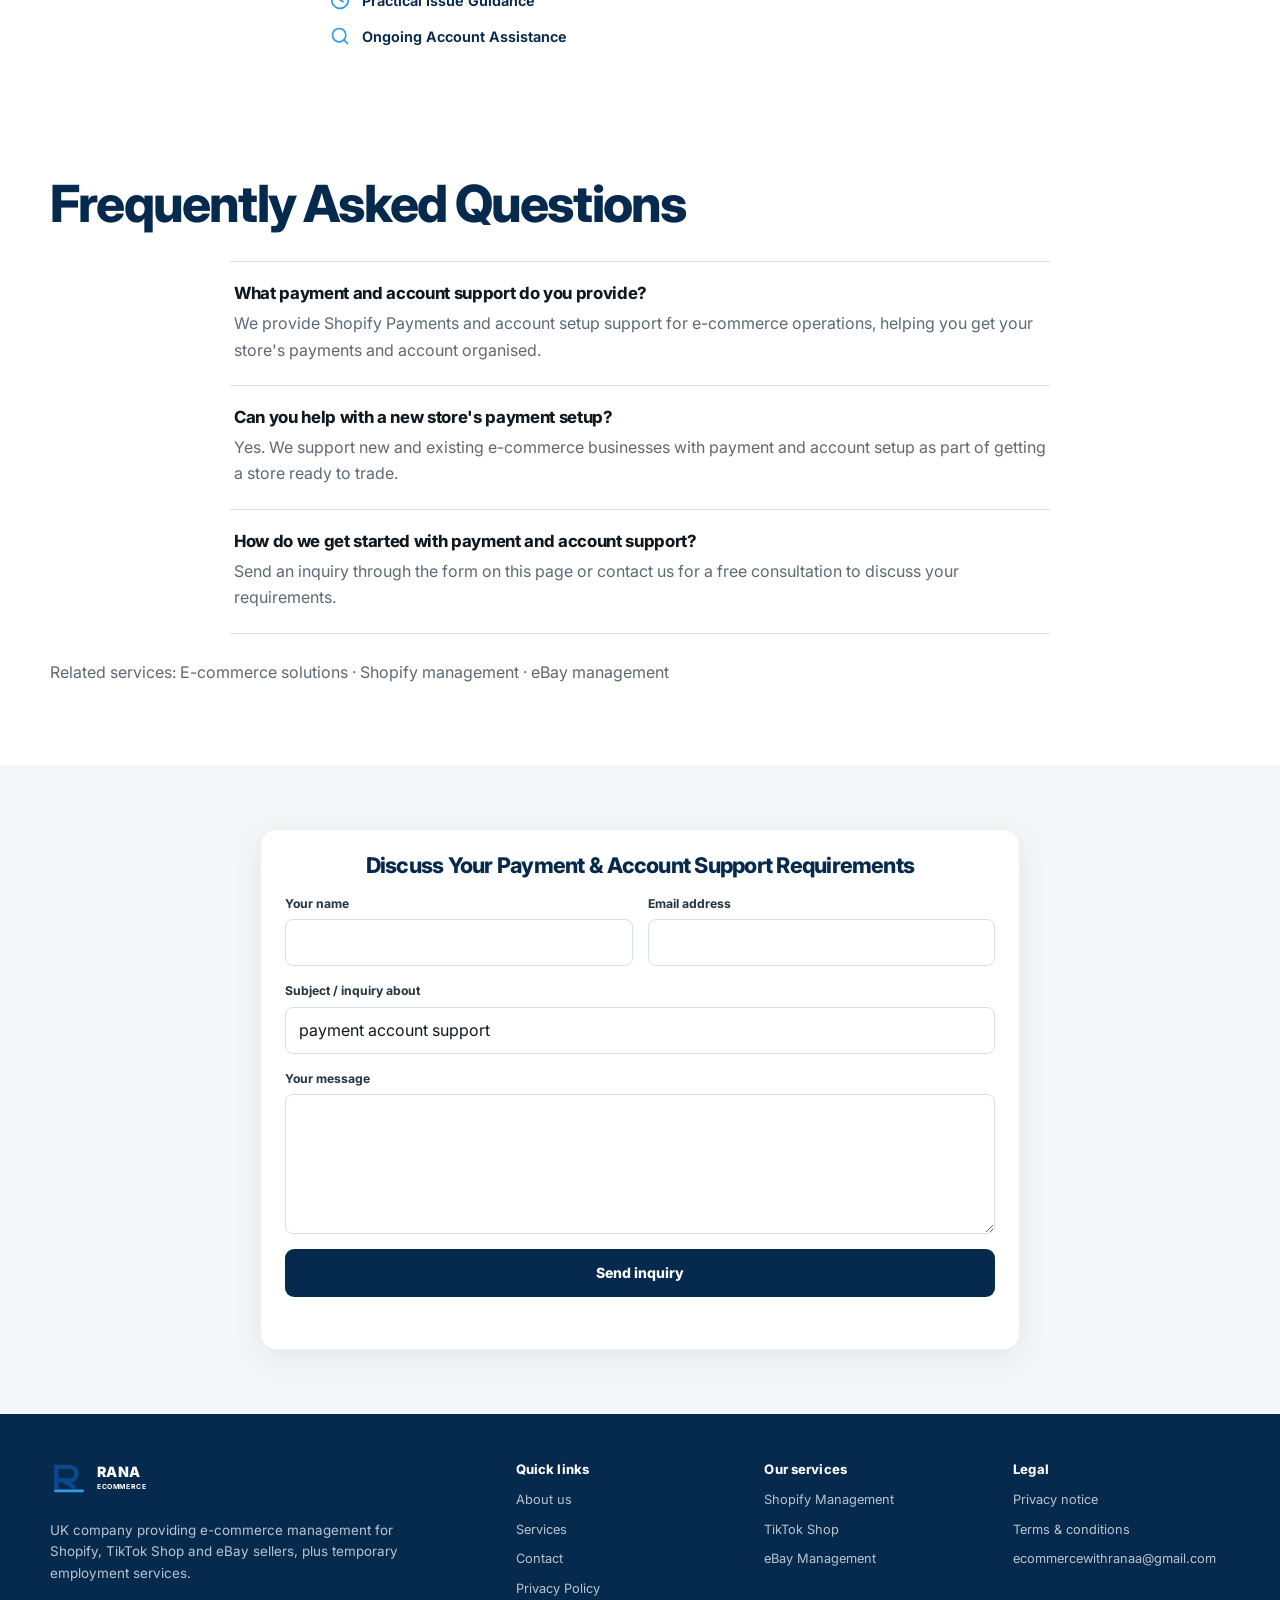
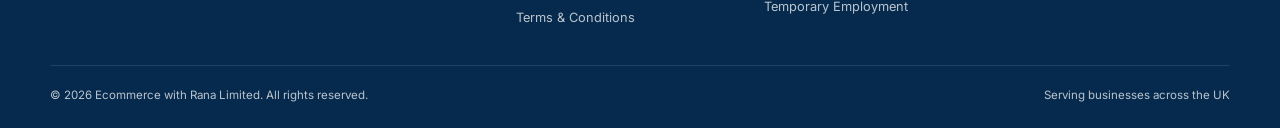
<file: services/payment-account-support/index.html>
<!DOCTYPE html>
<html lang="en-GB">
<head>
<meta charset="UTF-8"/>
<meta name="viewport" content="width=device-width"/>
<title>Payment & Account Support | Ecommerce with Rana Limited</title>
<meta name="description" content="Payment & account support from Ecommerce with Rana — Shopify Payments and account setup support for your e-commerce operations."/>
<link rel="canonical" href="https://ecommercewithrana.com/services/payment-account-support/"/>
<meta name="robots" content="index, follow"/>
<meta name="theme-color" content="#062A4D"/>
<meta property="og:type" content="website"/>
<meta property="og:locale" content="en_GB"/>
<meta property="og:site_name" content="Ecommerce with Rana Limited"/>
<meta property="og:title" content="Payment & Account Support | Ecommerce with Rana Limited"/>
<meta property="og:description" content="Payment & account support from Ecommerce with Rana — Shopify Payments and account setup support for your e-commerce operations."/>
<meta property="og:url" content="https://ecommercewithrana.com/services/payment-account-support/"/>
<meta property="og:image" content="https://ecommercewithrana.com/og.png"/>
<meta name="twitter:image" content="https://ecommercewithrana.com/og.png"/>
<meta name="twitter:card" content="summary_large_image"/>
<meta name="twitter:title" content="Payment & Account Support | Ecommerce with Rana Limited"/>
<meta name="twitter:description" content="Payment & account support from Ecommerce with Rana — Shopify Payments and account setup support for your e-commerce operations."/>
<link rel="icon" href="/favicon.svg" type="image/svg+xml"/>
<link rel="icon" type="image/png" sizes="48x48" href="/favicon-48.png"/>
<link rel="apple-touch-icon" href="/apple-touch-icon.png"/>

<link rel="preconnect" href="https://fonts.googleapis.com"/>
<link rel="preconnect" href="https://fonts.gstatic.com" crossorigin/>
<link rel="preload" as="style" href="https://fonts.googleapis.com/css2?family=Inter:wght@400;500;600;700;800;900&display=swap" onload="this.onload=null;this.rel='stylesheet'"/><noscript><link href="https://fonts.googleapis.com/css2?family=Inter:wght@400;500;600;700;800;900&display=swap" rel="stylesheet"/></noscript>
<link rel="stylesheet" href="/style.css?v=20261023"/>
</head><body>
<a href="#main-content" class="skip-link">Skip to content</a>
<header class="site-header"><div class="container site-header__inner">
<a class="brand" href="/" aria-label="Ecommerce with Rana Limited home"><svg class="brand__mark" aria-hidden="true" viewBox="0 0 48 38"><path d="M8 30 V5 H25 a8.5 8.5 0 0 1 0 17 H8 M16.5 22 L29 30" fill="none" stroke="#0A4A8A" stroke-width="5.5" stroke-linecap="square"/><rect x="5" y="33.5" width="38" height="3.5" rx="1.75" fill="#2E9BE6"/></svg><span class="brand__copy">Rana<small>Ecommerce</small></span></a>
<nav class="desktop-nav" aria-label="Primary navigation">
<a href="/">Home</a><a href="/about/">About</a><a href="/services/" aria-current="page">Services</a><a href="/guides/">Guides</a><a href="/contact/">Contact</a>
<a class="button" href="/contact/">Book a consultation</a>
</nav>
<button class="icon-button mobile-menu-toggle" type="button" aria-label="Open menu" aria-expanded="false" data-menu-open><svg width="25" height="25" viewBox="0 0 24 24" fill="none" stroke="currentColor" stroke-width="2" stroke-linecap="round" stroke-linejoin="round" aria-hidden="true"><line x1="4" x2="20" y1="12" y2="12"/><line x1="4" x2="20" y1="6" y2="6"/><line x1="4" x2="20" y1="18" y2="18"/></svg></button>
</div></header>
<div class="menu-backdrop" data-menu-backdrop aria-hidden="true"></div>
<aside class="mobile-menu" aria-label="Mobile navigation" aria-hidden="true" data-mobile-menu>
<div class="mobile-menu__top">
<a class="mobile-menu__wordmark" href="/" aria-label="Ecommerce with Rana Limited home"><strong>Rana</strong><small>Ecommerce Limited</small></a>
<button class="icon-button mobile-menu__close" type="button" aria-label="Close menu" data-menu-close><svg width="25" height="25" viewBox="0 0 24 24" fill="none" stroke="currentColor" stroke-width="2" stroke-linecap="round" stroke-linejoin="round" aria-hidden="true"><path d="M18 6 6 18"/><path d="m6 6 12 12"/></svg></button>
</div>
<nav class="mobile-menu__nav">
<a href="/">Home</a>
<a href="/about/">About Us</a>
<div class="mobile-menu__group">
<a href="/services/">Services <svg width="15" height="15" viewBox="0 0 24 24" fill="none" stroke="currentColor" stroke-width="2" stroke-linecap="round" stroke-linejoin="round" aria-hidden="true"><path d="m6 9 6 6 6-6"/></svg></a>
<div class="mobile-menu__subnav">
<a class="mobile-menu__subnav-title" href="/services/e-commerce-solutions/">E-commerce Solutions <svg width="14" height="14" viewBox="0 0 24 24" fill="none" stroke="currentColor" stroke-width="2" stroke-linecap="round" stroke-linejoin="round" aria-hidden="true"><path d="m18 15-6-6-6 6"/></svg></a>
<a href="/services/shopify-management/">Shopify Management</a>
<a href="/services/tiktok-shop-management/">TikTok Shop Management</a>
<a href="/services/ebay-management/">eBay Management</a>
<a href="/services/product-hunting/">Product Hunting</a>
<a href="/services/payment-account-support/">Payment &amp; Account Support</a>
</div>
</div>


<a href="/temporary-employment/">Temporary Employment</a>
<a href="/guides/">Guides</a>
<a href="/contact/">Contact Us</a>
</nav>
<a class="button" href="/contact/">Book a Consultation</a>
<div class="mobile-menu__company">
<h2>Ecommerce with Rana Limited</h2>
<p>UK company providing e-commerce management for Shopify, TikTok Shop and eBay sellers, plus temporary employment services.</p>
<div class="mobile-menu__socials" aria-label="Social media">
<span aria-label="Facebook link unavailable">f</span><span aria-label="Instagram link unavailable">◎</span><span aria-label="LinkedIn link unavailable">in</span><span aria-label="X link unavailable">𝕏</span>
</div>
<div class="mobile-menu__footer-links">
<nav aria-label="Quick links"><h3>Quick Links</h3><a href="/about/">About Us</a><a href="/services/">Services</a><a href="/contact/">Contact Us</a><a href="/privacy/">Privacy Policy</a><a href="/terms/">Terms &amp; Conditions</a></nav>
<nav aria-label="Services links"><h3>Our Services</h3><a href="/services/shopify-management/">Shopify Management</a><a href="/services/tiktok-shop-management/">TikTok Shop</a><a href="/services/ebay-management/">eBay Management</a><a href="/temporary-employment/">Temporary Employment</a></nav>
</div>
</div>
<div class="mobile-menu__footer">© 2026 Ecommerce with Rana Limited.<br/>All Rights Reserved.</div>
</aside><main id="main-content"><div class="container back-row"><a class="back-btn" href="#" data-back data-fallback="/">&larr; Back</a><nav class="breadcrumbs" aria-label="Breadcrumb"><a href="/">Home</a> / <a href="/services/">Services</a> / <span aria-current="page">Payment & Account Support</span></nav></div>
<section class="page-intro page-intro--compact"><div class="container"><span class="eyebrow eyebrow--blue">Services · Payment & Account Support</span><h1>Payment & Account Support</h1><p>Payment & account support from Ecommerce with Rana — Shopify Payments and account setup support for your e-commerce operations.</p></div></section>
<section class="section section--white section--compact"><div class="container service-detail">
<div class="service-detail__logo service-detail__logo--blue"><span class="service-logo service-logo--payments service-logo--large" aria-hidden="true"><svg width="24" height="24" viewBox="0 0 24 24" fill="none" stroke="currentColor" stroke-width="2" stroke-linecap="round" stroke-linejoin="round" aria-hidden="true"><rect width="20" height="14" x="2" y="5" rx="2"/><line x1="2" x2="22" y1="10" y2="10"/></svg></span><strong class="service-detail__brand-name">Payment & Account Support</strong></div>
<div class="service-detail__offer"><h2>What We Provide</h2><ul class="feature-panel"><li><svg width="17" height="17" viewBox="0 0 24 24" fill="none" stroke="currentColor" stroke-width="2" stroke-linecap="round" stroke-linejoin="round" aria-hidden="true"><path d="M20 6 9 17l-5-5"/></svg><span>Payment Configuration</span></li><li><svg width="17" height="17" viewBox="0 0 24 24" fill="none" stroke="currentColor" stroke-width="2" stroke-linecap="round" stroke-linejoin="round" aria-hidden="true"><path d="M20 6 9 17l-5-5"/></svg><span>Account Setup Support</span></li><li><svg width="17" height="17" viewBox="0 0 24 24" fill="none" stroke="currentColor" stroke-width="2" stroke-linecap="round" stroke-linejoin="round" aria-hidden="true"><path d="M20 6 9 17l-5-5"/></svg><span>Checkout Review</span></li><li><svg width="17" height="17" viewBox="0 0 24 24" fill="none" stroke="currentColor" stroke-width="2" stroke-linecap="round" stroke-linejoin="round" aria-hidden="true"><path d="M20 6 9 17l-5-5"/></svg><span>Issue Guidance</span></li><li><svg width="17" height="17" viewBox="0 0 24 24" fill="none" stroke="currentColor" stroke-width="2" stroke-linecap="round" stroke-linejoin="round" aria-hidden="true"><path d="M20 6 9 17l-5-5"/></svg><span>Platform Integration Support</span></li><li><svg width="17" height="17" viewBox="0 0 24 24" fill="none" stroke="currentColor" stroke-width="2" stroke-linecap="round" stroke-linejoin="round" aria-hidden="true"><path d="M20 6 9 17l-5-5"/></svg><span>Ongoing Account Assistance</span></li></ul></div>
</div></section>
<section class="section section--compact service-process-section"><div class="container"><div class="section-heading"><h2>Our Process</h2><p>A clear, practical workflow tailored to your Payment & Account Support requirements.</p></div><ol class="process-grid"><li><span>1</span><strong>Review the account</strong></li><li><span>2</span><strong>Configure and resolve</strong></li><li><span>3</span><strong>Confirm the payment journey</strong></li></ol></div></section>
<section class="section section--white section--compact"><div class="container"><div class="section-heading section-heading--center"><h2>Why Choose Ecommerce with Rana for Payment & Account Support?</h2></div><div class="reason-list"><div><svg width="20" height="20" viewBox="0 0 24 24" fill="none" stroke="currentColor" stroke-width="2" stroke-linecap="round" stroke-linejoin="round" aria-hidden="true"><path d="M16 21v-2a4 4 0 0 0-4-4H6a4 4 0 0 0-4 4v2"/><circle cx="9" cy="7" r="4"/><path d="M22 21v-2a4 4 0 0 0-3-3.87"/><path d="M16 3.13a4 4 0 0 1 0 7.75"/></svg><span>Payment Setup Specialists</span></div><div><svg width="20" height="20" viewBox="0 0 24 24" fill="none" stroke="currentColor" stroke-width="2" stroke-linecap="round" stroke-linejoin="round" aria-hidden="true"><polyline points="22 7 13.5 15.5 8.5 10.5 2 17"/><polyline points="16 7 22 7 22 13"/></svg><span>Checkout & Account Review</span></div><div><svg width="20" height="20" viewBox="0 0 24 24" fill="none" stroke="currentColor" stroke-width="2" stroke-linecap="round" stroke-linejoin="round" aria-hidden="true"><circle cx="12" cy="12" r="10"/><polyline points="12 6 12 12 16 14"/></svg><span>Practical Issue Guidance</span></div><div><svg width="20" height="20" viewBox="0 0 24 24" fill="none" stroke="currentColor" stroke-width="2" stroke-linecap="round" stroke-linejoin="round" aria-hidden="true"><circle cx="11" cy="11" r="8"/><path d="m21 21-4.3-4.3"/></svg><span>Ongoing Account Assistance</span></div></div></div></section>
<section class="section section--white section--compact"><div class="container"><div class="section-heading"><h2>Frequently Asked Questions</h2></div><div class="faq-list"><div class="faq-item"><h3>What payment and account support do you provide?</h3><p>We provide Shopify Payments and account setup support for e-commerce operations, helping you get your store's payments and account organised.</p></div><div class="faq-item"><h3>Can you help with a new store's payment setup?</h3><p>Yes. We support new and existing e-commerce businesses with payment and account setup as part of getting a store ready to trade.</p></div><div class="faq-item"><h3>How do we get started with payment and account support?</h3><p>Send an inquiry through the form on this page or contact us for a free consultation to discuss your requirements.</p></div></div><p style="margin-top:26px;color:var(--muted)">Related services: <a href="/services/e-commerce-solutions/">E-commerce solutions</a> · <a href="/services/shopify-management/">Shopify management</a> · <a href="/services/ebay-management/">eBay management</a></p></div></section><script type="application/ld+json">{"@context":"https://schema.org","@type":"FAQPage","mainEntity":[{"@type":"Question","name":"What payment and account support do you provide?","acceptedAnswer":{"@type":"Answer","text":"We provide Shopify Payments and account setup support for e-commerce operations, helping you get your store's payments and account organised."}},{"@type":"Question","name":"Can you help with a new store's payment setup?","acceptedAnswer":{"@type":"Answer","text":"Yes. We support new and existing e-commerce businesses with payment and account setup as part of getting a store ready to trade."}},{"@type":"Question","name":"How do we get started with payment and account support?","acceptedAnswer":{"@type":"Answer","text":"Send an inquiry through the form on this page or contact us for a free consultation to discuss your requirements."}}]}</script><section class="section section--compact service-inquiry-section"><div class="container"><div class="card form-card form-card--compact">
<h2 style="font-size:1.35rem">Discuss Your Payment & Account Support Requirements</h2>
<form class="inquiry-form" data-inquiry-form data-mailto="ecommercewithranaa@gmail.com" novalidate>
<div class="form-grid form-grid--2">
<input type="hidden" name="inquiryType" value="general"/>
<div class="form-field"><label for="name-general">Your name</label><input id="name-general" name="name" type="text" autocomplete="name" minlength="2" maxlength="80" required/></div>
<div class="form-field"><label for="email-general">Email address</label><input id="email-general" name="email" type="email" autocomplete="email" maxlength="160" required/></div>
<div class="form-field form-field--wide"><label for="subject-general">Subject / inquiry about</label><input id="subject-general" name="subject" type="text" value="payment account support" minlength="2" maxlength="120" placeholder="e.g. Shopify management" data-inquiry-subject required/></div>

<div class="form-field form-field--wide"><label for="message-general">Your message</label><textarea id="message-general" name="message" minlength="10" maxlength="3000" required></textarea></div>
<input type="hidden" name="service" value="payment-account-support" data-service-context/>
<div class="form-honeypot" aria-hidden="true"><label for="website-general">Website</label><input id="website-general" name="website" type="text" tabindex="-1" autocomplete="off"/></div>
<input type="hidden" name="consent" value="true"/>
<div class="form-field form-field--wide"><button class="button button--navy" type="submit" data-submit-button>Send inquiry</button><p class="form-status" data-form-status role="status" aria-live="polite"></p></div>
</div>
</form>
</div></div></section></main>
<footer class="site-footer"><div class="container">
<div class="footer-grid">
<div class="footer-about"><a class="brand" href="/" aria-label="Ecommerce with Rana Limited home"><svg class="brand__mark" aria-hidden="true" viewBox="0 0 48 38"><path d="M8 30 V5 H25 a8.5 8.5 0 0 1 0 17 H8 M16.5 22 L29 30" fill="none" stroke="#0A4A8A" stroke-width="5.5" stroke-linecap="square"/><rect x="5" y="33.5" width="38" height="3.5" rx="1.75" fill="#2E9BE6"/></svg><span class="brand__copy">Rana<small>Ecommerce</small></span></a><p>UK company providing e-commerce management for Shopify, TikTok Shop and eBay sellers, plus temporary employment services.</p></div>
<nav class="footer-nav" aria-label="Footer navigation"><h3>Quick links</h3><ul>
<li><a href="/about/">About us</a></li><li><a href="/services/">Services</a></li><li><a href="/contact/">Contact</a></li><li><a href="/privacy/">Privacy Policy</a></li><li><a href="/terms/">Terms &amp; Conditions</a></li>
</ul></nav>
<nav class="footer-nav" aria-label="Services"><h3>Our services</h3><ul>
<li><a href="/services/shopify-management/">Shopify Management</a></li><li><a href="/services/tiktok-shop-management/">TikTok Shop</a></li><li><a href="/services/ebay-management/">eBay Management</a></li><li></li><li></li><li><a href="/temporary-employment/">Temporary Employment</a></li>
</ul></nav>
<nav class="footer-nav" aria-label="Legal information"><h3>Legal</h3><ul>
<li><a href="/privacy/">Privacy notice</a></li><li><a href="/terms/">Terms &amp; conditions</a></li><li><a href="mailto:ecommercewithranaa@gmail.com">ecommercewithranaa@gmail.com</a></li>
</ul></nav>
</div>
<div class="footer-bottom"><span>© 2026 Ecommerce with Rana Limited. All rights reserved.</span><span>Serving businesses across the UK</span></div>
</div></footer>
<a class="whatsapp-float" href="https://wa.me/447888676470?text=Hello%20Rana%20Ecommerce%2C%20I%20would%20like%20to%20know%20more%20about%20your%20services." target="_blank" rel="noopener noreferrer" aria-label="Message Ecommerce with Rana Limited on WhatsApp" data-cta="whatsapp"><svg width="30" height="30" viewBox="0 0 16 16" fill="currentColor" aria-hidden="true"><path d="M13.601 2.326A7.85 7.85 0 0 0 7.994 0C3.627 0 .068 3.558.064 7.926c0 1.399.366 2.76 1.057 3.965L0 16l4.204-1.102a7.9 7.9 0 0 0 3.79.965h.004c4.368 0 7.926-3.558 7.93-7.93a7.9 7.9 0 0 0-2.327-5.607m-5.607 12.2a6.6 6.6 0 0 1-3.357-.92l-.239-.143-2.497.654.666-2.433-.156-.251a6.56 6.56 0 0 1-1.007-3.505c0-3.626 2.957-6.584 6.591-6.584a6.56 6.56 0 0 1 4.66 1.931 6.56 6.56 0 0 1 1.928 4.66c-.004 3.639-2.961 6.592-6.592 6.592m3.615-4.934c-.197-.099-1.17-.578-1.353-.646-.182-.065-.315-.099-.445.099-.133.197-.514.646-.627.775-.117.133-.232.148-.43.05-.197-.1-.836-.308-1.592-.984-.59-.525-.985-1.175-1.103-1.372-.116-.198-.011-.305.088-.403.09-.088.197-.232.296-.347.1-.116.133-.198.198-.33.065-.134.034-.249-.016-.348-.05-.099-.445-1.076-.611-1.47-.16-.389-.323-.335-.445-.34-.114-.007-.247-.007-.38-.007a.73.73 0 0 0-.529.247c-.182.198-.691.677-.691 1.654s.71 1.916.81 2.049c.098.133 1.394 2.132 3.383 2.992.47.205.84.326 1.129.418.475.152.904.129 1.246.08.38-.058 1.171-.48 1.338-.943.164-.462.164-.86.114-.943-.049-.084-.182-.133-.38-.232"/></svg></a>
<script src="/script.js"></script>
</body>
</html>
</file>
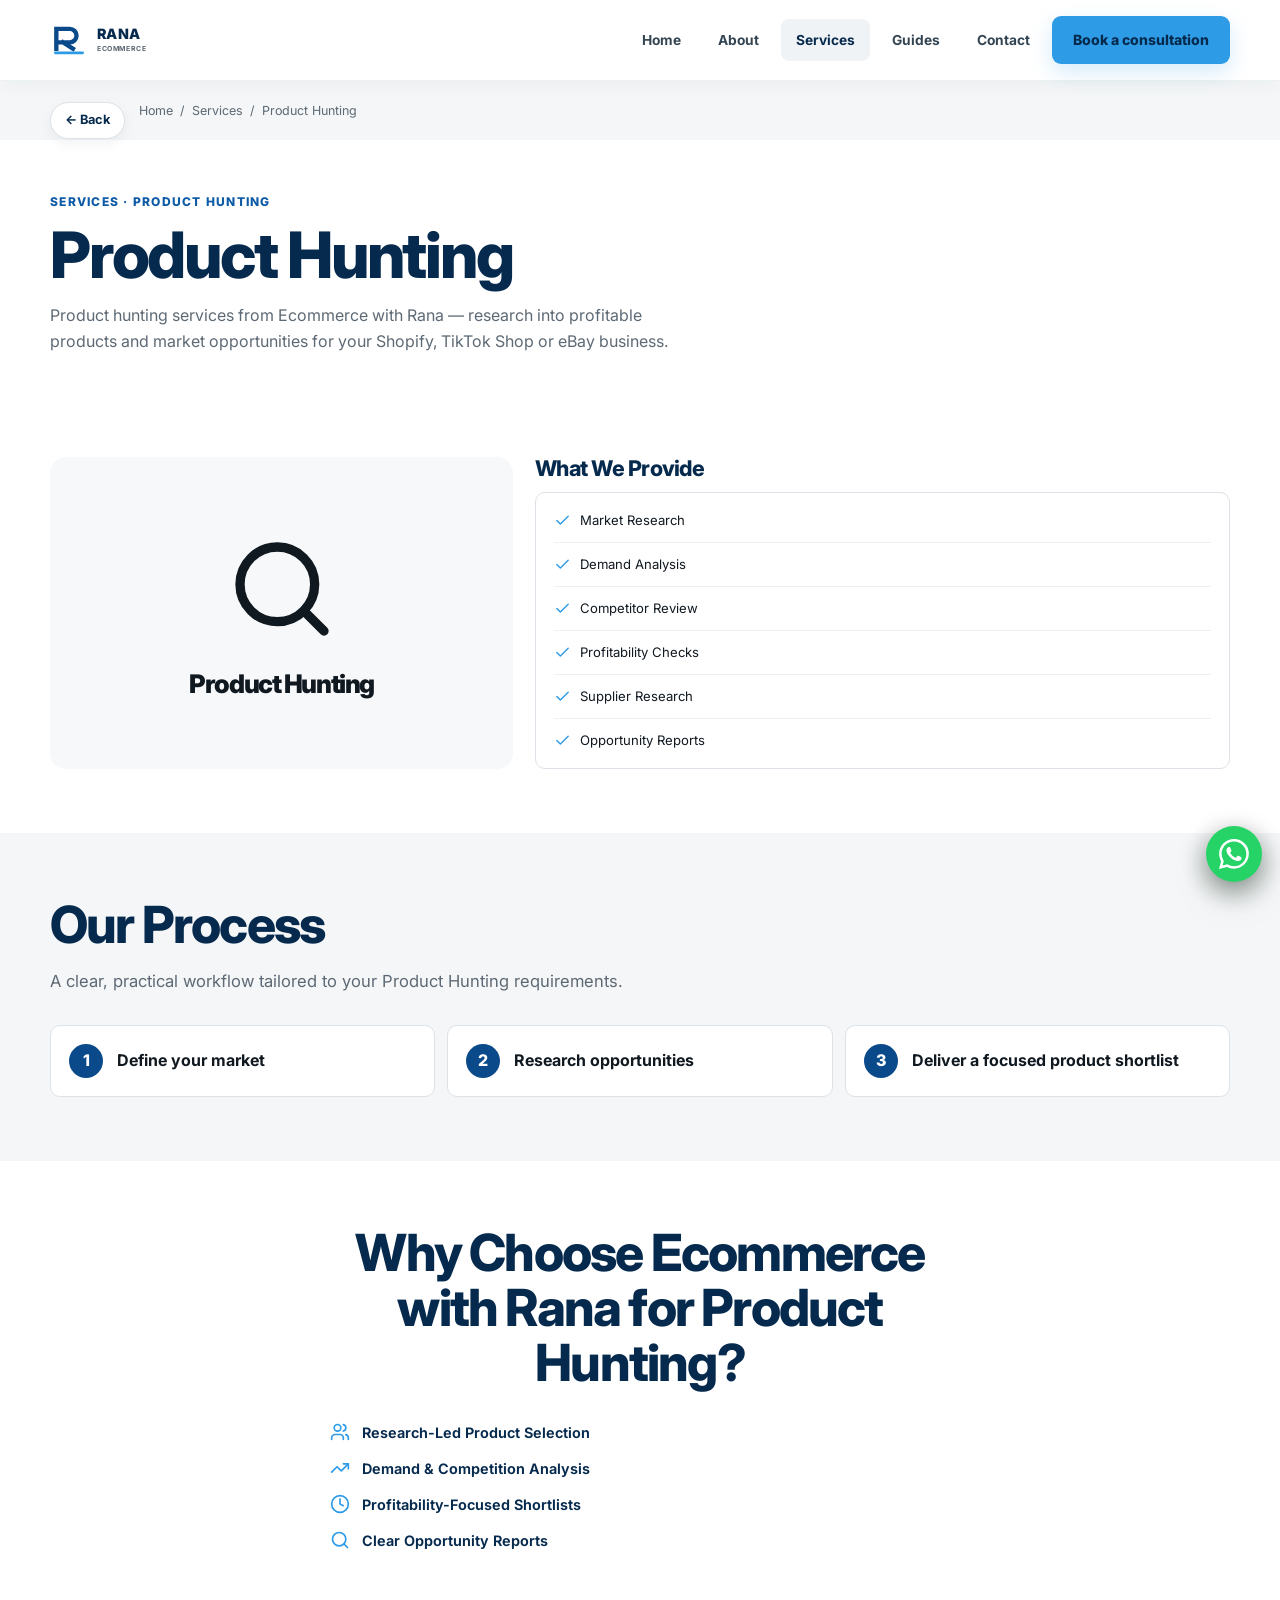
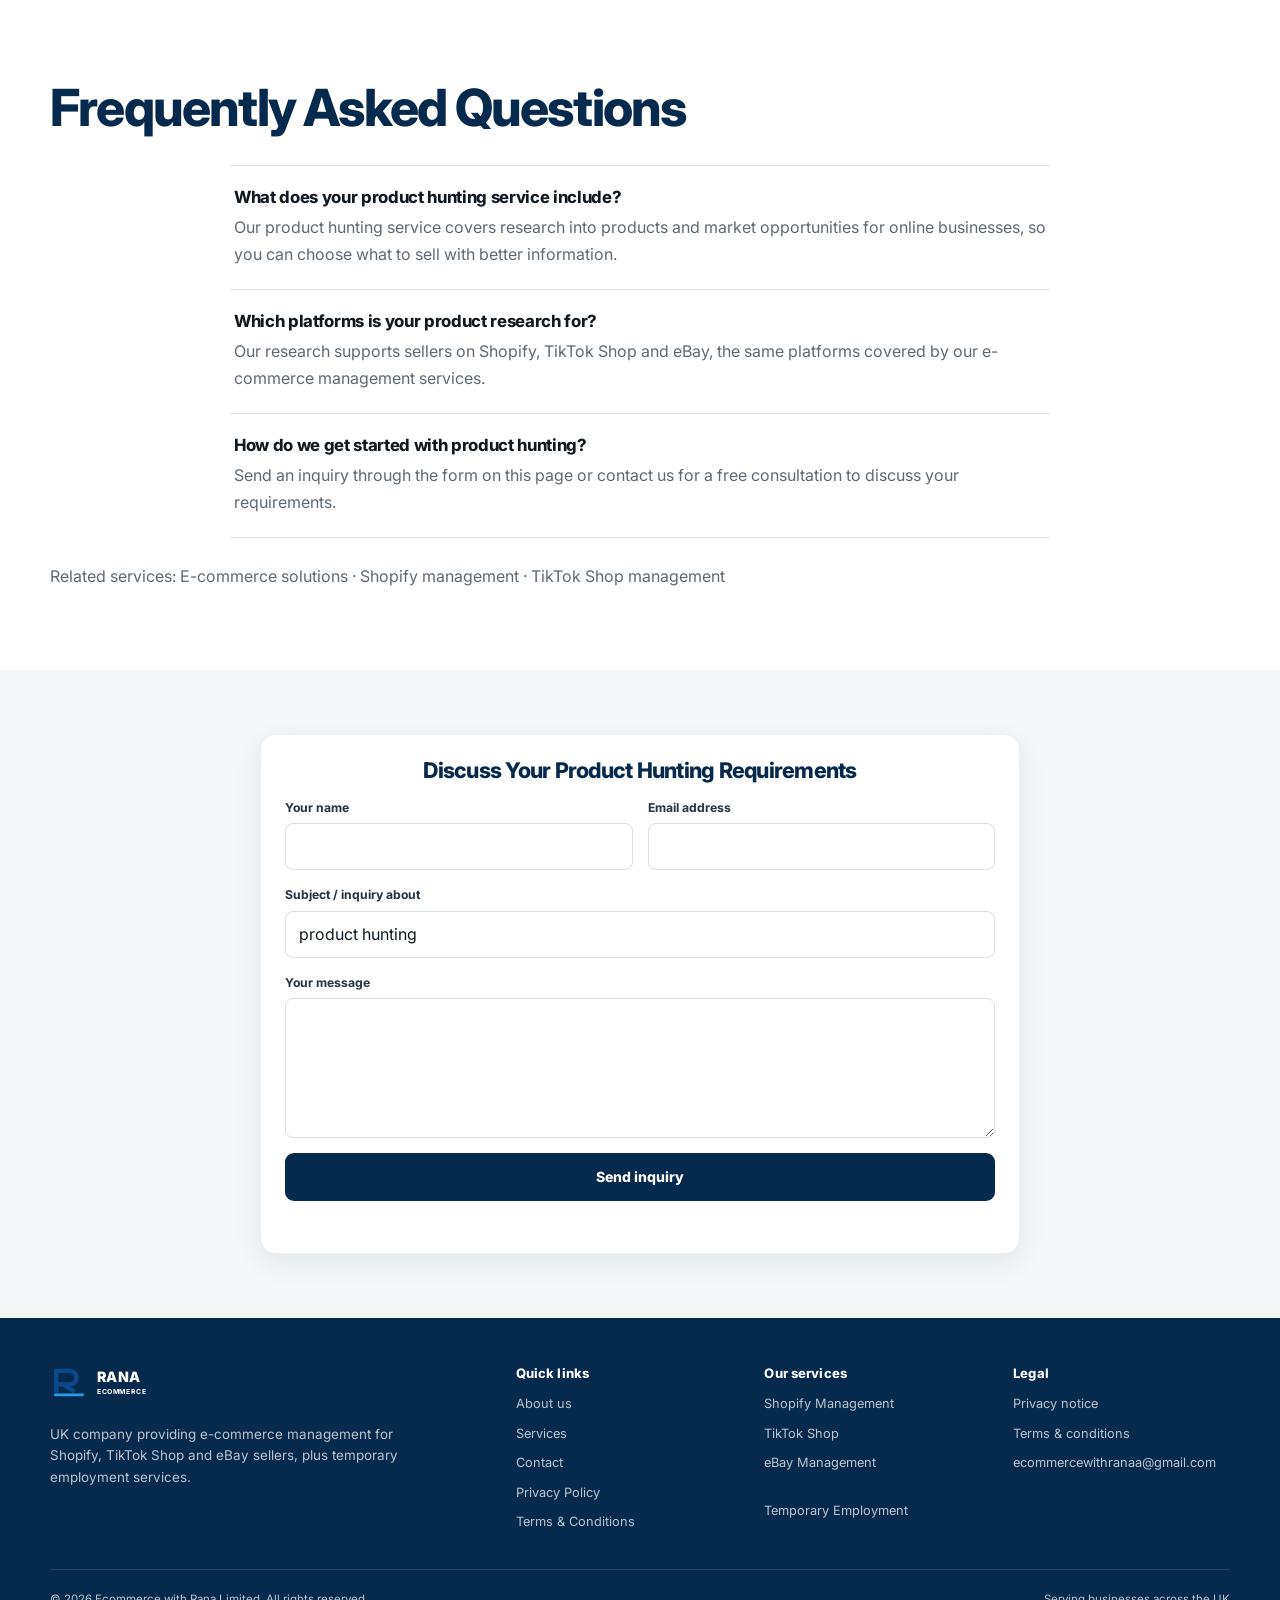
<file: services/product-hunting/index.html>
<!DOCTYPE html>
<html lang="en-GB">
<head>
<meta charset="UTF-8"/>
<meta name="viewport" content="width=device-width"/>
<title>Product Hunting Services | Ecommerce with Rana Limited</title>
<meta name="description" content="Product hunting services from Ecommerce with Rana — research into profitable products and market opportunities for your Shopify, TikTok Shop or eBay business."/>
<link rel="canonical" href="https://ecommercewithrana.com/services/product-hunting/"/>
<meta name="robots" content="index, follow"/>
<meta name="theme-color" content="#062A4D"/>
<meta property="og:type" content="website"/>
<meta property="og:locale" content="en_GB"/>
<meta property="og:site_name" content="Ecommerce with Rana Limited"/>
<meta property="og:title" content="Product Hunting Services | Ecommerce with Rana Limited"/>
<meta property="og:description" content="Product hunting services from Ecommerce with Rana — research into profitable products and market opportunities for your Shopify, TikTok Shop or eBay business."/>
<meta property="og:url" content="https://ecommercewithrana.com/services/product-hunting/"/>
<meta property="og:image" content="https://ecommercewithrana.com/og.png"/>
<meta name="twitter:image" content="https://ecommercewithrana.com/og.png"/>
<meta name="twitter:card" content="summary_large_image"/>
<meta name="twitter:title" content="Product Hunting Services | Ecommerce with Rana Limited"/>
<meta name="twitter:description" content="Product hunting services from Ecommerce with Rana — research into profitable products and market opportunities for your Shopify, TikTok Shop or eBay business."/>
<link rel="icon" href="/favicon.svg" type="image/svg+xml"/>
<link rel="icon" type="image/png" sizes="48x48" href="/favicon-48.png"/>
<link rel="apple-touch-icon" href="/apple-touch-icon.png"/>

<link rel="preconnect" href="https://fonts.googleapis.com"/>
<link rel="preconnect" href="https://fonts.gstatic.com" crossorigin/>
<link rel="preload" as="style" href="https://fonts.googleapis.com/css2?family=Inter:wght@400;500;600;700;800;900&display=swap" onload="this.onload=null;this.rel='stylesheet'"/><noscript><link href="https://fonts.googleapis.com/css2?family=Inter:wght@400;500;600;700;800;900&display=swap" rel="stylesheet"/></noscript>
<link rel="stylesheet" href="/style.css?v=20261023"/>
</head><body>
<a href="#main-content" class="skip-link">Skip to content</a>
<header class="site-header"><div class="container site-header__inner">
<a class="brand" href="/" aria-label="Ecommerce with Rana Limited home"><svg class="brand__mark" aria-hidden="true" viewBox="0 0 48 38"><path d="M8 30 V5 H25 a8.5 8.5 0 0 1 0 17 H8 M16.5 22 L29 30" fill="none" stroke="#0A4A8A" stroke-width="5.5" stroke-linecap="square"/><rect x="5" y="33.5" width="38" height="3.5" rx="1.75" fill="#2E9BE6"/></svg><span class="brand__copy">Rana<small>Ecommerce</small></span></a>
<nav class="desktop-nav" aria-label="Primary navigation">
<a href="/">Home</a><a href="/about/">About</a><a href="/services/" aria-current="page">Services</a><a href="/guides/">Guides</a><a href="/contact/">Contact</a>
<a class="button" href="/contact/">Book a consultation</a>
</nav>
<button class="icon-button mobile-menu-toggle" type="button" aria-label="Open menu" aria-expanded="false" data-menu-open><svg width="25" height="25" viewBox="0 0 24 24" fill="none" stroke="currentColor" stroke-width="2" stroke-linecap="round" stroke-linejoin="round" aria-hidden="true"><line x1="4" x2="20" y1="12" y2="12"/><line x1="4" x2="20" y1="6" y2="6"/><line x1="4" x2="20" y1="18" y2="18"/></svg></button>
</div></header>
<div class="menu-backdrop" data-menu-backdrop aria-hidden="true"></div>
<aside class="mobile-menu" aria-label="Mobile navigation" aria-hidden="true" data-mobile-menu>
<div class="mobile-menu__top">
<a class="mobile-menu__wordmark" href="/" aria-label="Ecommerce with Rana Limited home"><strong>Rana</strong><small>Ecommerce Limited</small></a>
<button class="icon-button mobile-menu__close" type="button" aria-label="Close menu" data-menu-close><svg width="25" height="25" viewBox="0 0 24 24" fill="none" stroke="currentColor" stroke-width="2" stroke-linecap="round" stroke-linejoin="round" aria-hidden="true"><path d="M18 6 6 18"/><path d="m6 6 12 12"/></svg></button>
</div>
<nav class="mobile-menu__nav">
<a href="/">Home</a>
<a href="/about/">About Us</a>
<div class="mobile-menu__group">
<a href="/services/">Services <svg width="15" height="15" viewBox="0 0 24 24" fill="none" stroke="currentColor" stroke-width="2" stroke-linecap="round" stroke-linejoin="round" aria-hidden="true"><path d="m6 9 6 6 6-6"/></svg></a>
<div class="mobile-menu__subnav">
<a class="mobile-menu__subnav-title" href="/services/e-commerce-solutions/">E-commerce Solutions <svg width="14" height="14" viewBox="0 0 24 24" fill="none" stroke="currentColor" stroke-width="2" stroke-linecap="round" stroke-linejoin="round" aria-hidden="true"><path d="m18 15-6-6-6 6"/></svg></a>
<a href="/services/shopify-management/">Shopify Management</a>
<a href="/services/tiktok-shop-management/">TikTok Shop Management</a>
<a href="/services/ebay-management/">eBay Management</a>
<a href="/services/product-hunting/">Product Hunting</a>
<a href="/services/payment-account-support/">Payment &amp; Account Support</a>
</div>
</div>


<a href="/temporary-employment/">Temporary Employment</a>
<a href="/guides/">Guides</a>
<a href="/contact/">Contact Us</a>
</nav>
<a class="button" href="/contact/">Book a Consultation</a>
<div class="mobile-menu__company">
<h2>Ecommerce with Rana Limited</h2>
<p>UK company providing e-commerce management for Shopify, TikTok Shop and eBay sellers, plus temporary employment services.</p>
<div class="mobile-menu__socials" aria-label="Social media">
<span aria-label="Facebook link unavailable">f</span><span aria-label="Instagram link unavailable">◎</span><span aria-label="LinkedIn link unavailable">in</span><span aria-label="X link unavailable">𝕏</span>
</div>
<div class="mobile-menu__footer-links">
<nav aria-label="Quick links"><h3>Quick Links</h3><a href="/about/">About Us</a><a href="/services/">Services</a><a href="/contact/">Contact Us</a><a href="/privacy/">Privacy Policy</a><a href="/terms/">Terms &amp; Conditions</a></nav>
<nav aria-label="Services links"><h3>Our Services</h3><a href="/services/shopify-management/">Shopify Management</a><a href="/services/tiktok-shop-management/">TikTok Shop</a><a href="/services/ebay-management/">eBay Management</a><a href="/temporary-employment/">Temporary Employment</a></nav>
</div>
</div>
<div class="mobile-menu__footer">© 2026 Ecommerce with Rana Limited.<br/>All Rights Reserved.</div>
</aside><main id="main-content"><div class="container back-row"><a class="back-btn" href="#" data-back data-fallback="/">&larr; Back</a><nav class="breadcrumbs" aria-label="Breadcrumb"><a href="/">Home</a> / <a href="/services/">Services</a> / <span aria-current="page">Product Hunting</span></nav></div>
<section class="page-intro page-intro--compact"><div class="container"><span class="eyebrow eyebrow--blue">Services · Product Hunting</span><h1>Product Hunting</h1><p>Product hunting services from Ecommerce with Rana — research into profitable products and market opportunities for your Shopify, TikTok Shop or eBay business.</p></div></section>
<section class="section section--white section--compact"><div class="container service-detail">
<div class="service-detail__logo service-detail__logo--blue"><span class="service-logo service-logo--search service-logo--large" aria-hidden="true"><svg width="24" height="24" viewBox="0 0 24 24" fill="none" stroke="currentColor" stroke-width="2" stroke-linecap="round" stroke-linejoin="round" aria-hidden="true"><circle cx="11" cy="11" r="8"/><path d="m21 21-4.3-4.3"/></svg></span><strong class="service-detail__brand-name">Product Hunting</strong></div>
<div class="service-detail__offer"><h2>What We Provide</h2><ul class="feature-panel"><li><svg width="17" height="17" viewBox="0 0 24 24" fill="none" stroke="currentColor" stroke-width="2" stroke-linecap="round" stroke-linejoin="round" aria-hidden="true"><path d="M20 6 9 17l-5-5"/></svg><span>Market Research</span></li><li><svg width="17" height="17" viewBox="0 0 24 24" fill="none" stroke="currentColor" stroke-width="2" stroke-linecap="round" stroke-linejoin="round" aria-hidden="true"><path d="M20 6 9 17l-5-5"/></svg><span>Demand Analysis</span></li><li><svg width="17" height="17" viewBox="0 0 24 24" fill="none" stroke="currentColor" stroke-width="2" stroke-linecap="round" stroke-linejoin="round" aria-hidden="true"><path d="M20 6 9 17l-5-5"/></svg><span>Competitor Review</span></li><li><svg width="17" height="17" viewBox="0 0 24 24" fill="none" stroke="currentColor" stroke-width="2" stroke-linecap="round" stroke-linejoin="round" aria-hidden="true"><path d="M20 6 9 17l-5-5"/></svg><span>Profitability Checks</span></li><li><svg width="17" height="17" viewBox="0 0 24 24" fill="none" stroke="currentColor" stroke-width="2" stroke-linecap="round" stroke-linejoin="round" aria-hidden="true"><path d="M20 6 9 17l-5-5"/></svg><span>Supplier Research</span></li><li><svg width="17" height="17" viewBox="0 0 24 24" fill="none" stroke="currentColor" stroke-width="2" stroke-linecap="round" stroke-linejoin="round" aria-hidden="true"><path d="M20 6 9 17l-5-5"/></svg><span>Opportunity Reports</span></li></ul></div>
</div></section>
<section class="section section--compact service-process-section"><div class="container"><div class="section-heading"><h2>Our Process</h2><p>A clear, practical workflow tailored to your Product Hunting requirements.</p></div><ol class="process-grid"><li><span>1</span><strong>Define your market</strong></li><li><span>2</span><strong>Research opportunities</strong></li><li><span>3</span><strong>Deliver a focused product shortlist</strong></li></ol></div></section>
<section class="section section--white section--compact"><div class="container"><div class="section-heading section-heading--center"><h2>Why Choose Ecommerce with Rana for Product Hunting?</h2></div><div class="reason-list"><div><svg width="20" height="20" viewBox="0 0 24 24" fill="none" stroke="currentColor" stroke-width="2" stroke-linecap="round" stroke-linejoin="round" aria-hidden="true"><path d="M16 21v-2a4 4 0 0 0-4-4H6a4 4 0 0 0-4 4v2"/><circle cx="9" cy="7" r="4"/><path d="M22 21v-2a4 4 0 0 0-3-3.87"/><path d="M16 3.13a4 4 0 0 1 0 7.75"/></svg><span>Research-Led Product Selection</span></div><div><svg width="20" height="20" viewBox="0 0 24 24" fill="none" stroke="currentColor" stroke-width="2" stroke-linecap="round" stroke-linejoin="round" aria-hidden="true"><polyline points="22 7 13.5 15.5 8.5 10.5 2 17"/><polyline points="16 7 22 7 22 13"/></svg><span>Demand & Competition Analysis</span></div><div><svg width="20" height="20" viewBox="0 0 24 24" fill="none" stroke="currentColor" stroke-width="2" stroke-linecap="round" stroke-linejoin="round" aria-hidden="true"><circle cx="12" cy="12" r="10"/><polyline points="12 6 12 12 16 14"/></svg><span>Profitability-Focused Shortlists</span></div><div><svg width="20" height="20" viewBox="0 0 24 24" fill="none" stroke="currentColor" stroke-width="2" stroke-linecap="round" stroke-linejoin="round" aria-hidden="true"><circle cx="11" cy="11" r="8"/><path d="m21 21-4.3-4.3"/></svg><span>Clear Opportunity Reports</span></div></div></div></section>
<section class="section section--white section--compact"><div class="container"><div class="section-heading"><h2>Frequently Asked Questions</h2></div><div class="faq-list"><div class="faq-item"><h3>What does your product hunting service include?</h3><p>Our product hunting service covers research into products and market opportunities for online businesses, so you can choose what to sell with better information.</p></div><div class="faq-item"><h3>Which platforms is your product research for?</h3><p>Our research supports sellers on Shopify, TikTok Shop and eBay, the same platforms covered by our e-commerce management services.</p></div><div class="faq-item"><h3>How do we get started with product hunting?</h3><p>Send an inquiry through the form on this page or contact us for a free consultation to discuss your requirements.</p></div></div><p style="margin-top:26px;color:var(--muted)">Related services: <a href="/services/e-commerce-solutions/">E-commerce solutions</a> · <a href="/services/shopify-management/">Shopify management</a> · <a href="/services/tiktok-shop-management/">TikTok Shop management</a></p></div></section><script type="application/ld+json">{"@context":"https://schema.org","@type":"FAQPage","mainEntity":[{"@type":"Question","name":"What does your product hunting service include?","acceptedAnswer":{"@type":"Answer","text":"Our product hunting service covers research into products and market opportunities for online businesses, so you can choose what to sell with better information."}},{"@type":"Question","name":"Which platforms is your product research for?","acceptedAnswer":{"@type":"Answer","text":"Our research supports sellers on Shopify, TikTok Shop and eBay, the same platforms covered by our e-commerce management services."}},{"@type":"Question","name":"How do we get started with product hunting?","acceptedAnswer":{"@type":"Answer","text":"Send an inquiry through the form on this page or contact us for a free consultation to discuss your requirements."}}]}</script><section class="section section--compact service-inquiry-section"><div class="container"><div class="card form-card form-card--compact">
<h2 style="font-size:1.35rem">Discuss Your Product Hunting Requirements</h2>
<form class="inquiry-form" data-inquiry-form data-mailto="ecommercewithranaa@gmail.com" novalidate>
<div class="form-grid form-grid--2">
<input type="hidden" name="inquiryType" value="general"/>
<div class="form-field"><label for="name-general">Your name</label><input id="name-general" name="name" type="text" autocomplete="name" minlength="2" maxlength="80" required/></div>
<div class="form-field"><label for="email-general">Email address</label><input id="email-general" name="email" type="email" autocomplete="email" maxlength="160" required/></div>
<div class="form-field form-field--wide"><label for="subject-general">Subject / inquiry about</label><input id="subject-general" name="subject" type="text" value="product hunting" minlength="2" maxlength="120" placeholder="e.g. Shopify management" data-inquiry-subject required/></div>

<div class="form-field form-field--wide"><label for="message-general">Your message</label><textarea id="message-general" name="message" minlength="10" maxlength="3000" required></textarea></div>
<input type="hidden" name="service" value="product-hunting" data-service-context/>
<div class="form-honeypot" aria-hidden="true"><label for="website-general">Website</label><input id="website-general" name="website" type="text" tabindex="-1" autocomplete="off"/></div>
<input type="hidden" name="consent" value="true"/>
<div class="form-field form-field--wide"><button class="button button--navy" type="submit" data-submit-button>Send inquiry</button><p class="form-status" data-form-status role="status" aria-live="polite"></p></div>
</div>
</form>
</div></div></section></main>
<footer class="site-footer"><div class="container">
<div class="footer-grid">
<div class="footer-about"><a class="brand" href="/" aria-label="Ecommerce with Rana Limited home"><svg class="brand__mark" aria-hidden="true" viewBox="0 0 48 38"><path d="M8 30 V5 H25 a8.5 8.5 0 0 1 0 17 H8 M16.5 22 L29 30" fill="none" stroke="#0A4A8A" stroke-width="5.5" stroke-linecap="square"/><rect x="5" y="33.5" width="38" height="3.5" rx="1.75" fill="#2E9BE6"/></svg><span class="brand__copy">Rana<small>Ecommerce</small></span></a><p>UK company providing e-commerce management for Shopify, TikTok Shop and eBay sellers, plus temporary employment services.</p></div>
<nav class="footer-nav" aria-label="Footer navigation"><h3>Quick links</h3><ul>
<li><a href="/about/">About us</a></li><li><a href="/services/">Services</a></li><li><a href="/contact/">Contact</a></li><li><a href="/privacy/">Privacy Policy</a></li><li><a href="/terms/">Terms &amp; Conditions</a></li>
</ul></nav>
<nav class="footer-nav" aria-label="Services"><h3>Our services</h3><ul>
<li><a href="/services/shopify-management/">Shopify Management</a></li><li><a href="/services/tiktok-shop-management/">TikTok Shop</a></li><li><a href="/services/ebay-management/">eBay Management</a></li><li></li><li></li><li><a href="/temporary-employment/">Temporary Employment</a></li>
</ul></nav>
<nav class="footer-nav" aria-label="Legal information"><h3>Legal</h3><ul>
<li><a href="/privacy/">Privacy notice</a></li><li><a href="/terms/">Terms &amp; conditions</a></li><li><a href="mailto:ecommercewithranaa@gmail.com">ecommercewithranaa@gmail.com</a></li>
</ul></nav>
</div>
<div class="footer-bottom"><span>© 2026 Ecommerce with Rana Limited. All rights reserved.</span><span>Serving businesses across the UK</span></div>
</div></footer>
<a class="whatsapp-float" href="https://wa.me/447888676470?text=Hello%20Rana%20Ecommerce%2C%20I%20would%20like%20to%20know%20more%20about%20your%20services." target="_blank" rel="noopener noreferrer" aria-label="Message Ecommerce with Rana Limited on WhatsApp" data-cta="whatsapp"><svg width="30" height="30" viewBox="0 0 16 16" fill="currentColor" aria-hidden="true"><path d="M13.601 2.326A7.85 7.85 0 0 0 7.994 0C3.627 0 .068 3.558.064 7.926c0 1.399.366 2.76 1.057 3.965L0 16l4.204-1.102a7.9 7.9 0 0 0 3.79.965h.004c4.368 0 7.926-3.558 7.93-7.93a7.9 7.9 0 0 0-2.327-5.607m-5.607 12.2a6.6 6.6 0 0 1-3.357-.92l-.239-.143-2.497.654.666-2.433-.156-.251a6.56 6.56 0 0 1-1.007-3.505c0-3.626 2.957-6.584 6.591-6.584a6.56 6.56 0 0 1 4.66 1.931 6.56 6.56 0 0 1 1.928 4.66c-.004 3.639-2.961 6.592-6.592 6.592m3.615-4.934c-.197-.099-1.17-.578-1.353-.646-.182-.065-.315-.099-.445.099-.133.197-.514.646-.627.775-.117.133-.232.148-.43.05-.197-.1-.836-.308-1.592-.984-.59-.525-.985-1.175-1.103-1.372-.116-.198-.011-.305.088-.403.09-.088.197-.232.296-.347.1-.116.133-.198.198-.33.065-.134.034-.249-.016-.348-.05-.099-.445-1.076-.611-1.47-.16-.389-.323-.335-.445-.34-.114-.007-.247-.007-.38-.007a.73.73 0 0 0-.529.247c-.182.198-.691.677-.691 1.654s.71 1.916.81 2.049c.098.133 1.394 2.132 3.383 2.992.47.205.84.326 1.129.418.475.152.904.129 1.246.08.38-.058 1.171-.48 1.338-.943.164-.462.164-.86.114-.943-.049-.084-.182-.133-.38-.232"/></svg></a>
<script src="/script.js"></script>
</body>
</html>
</file>
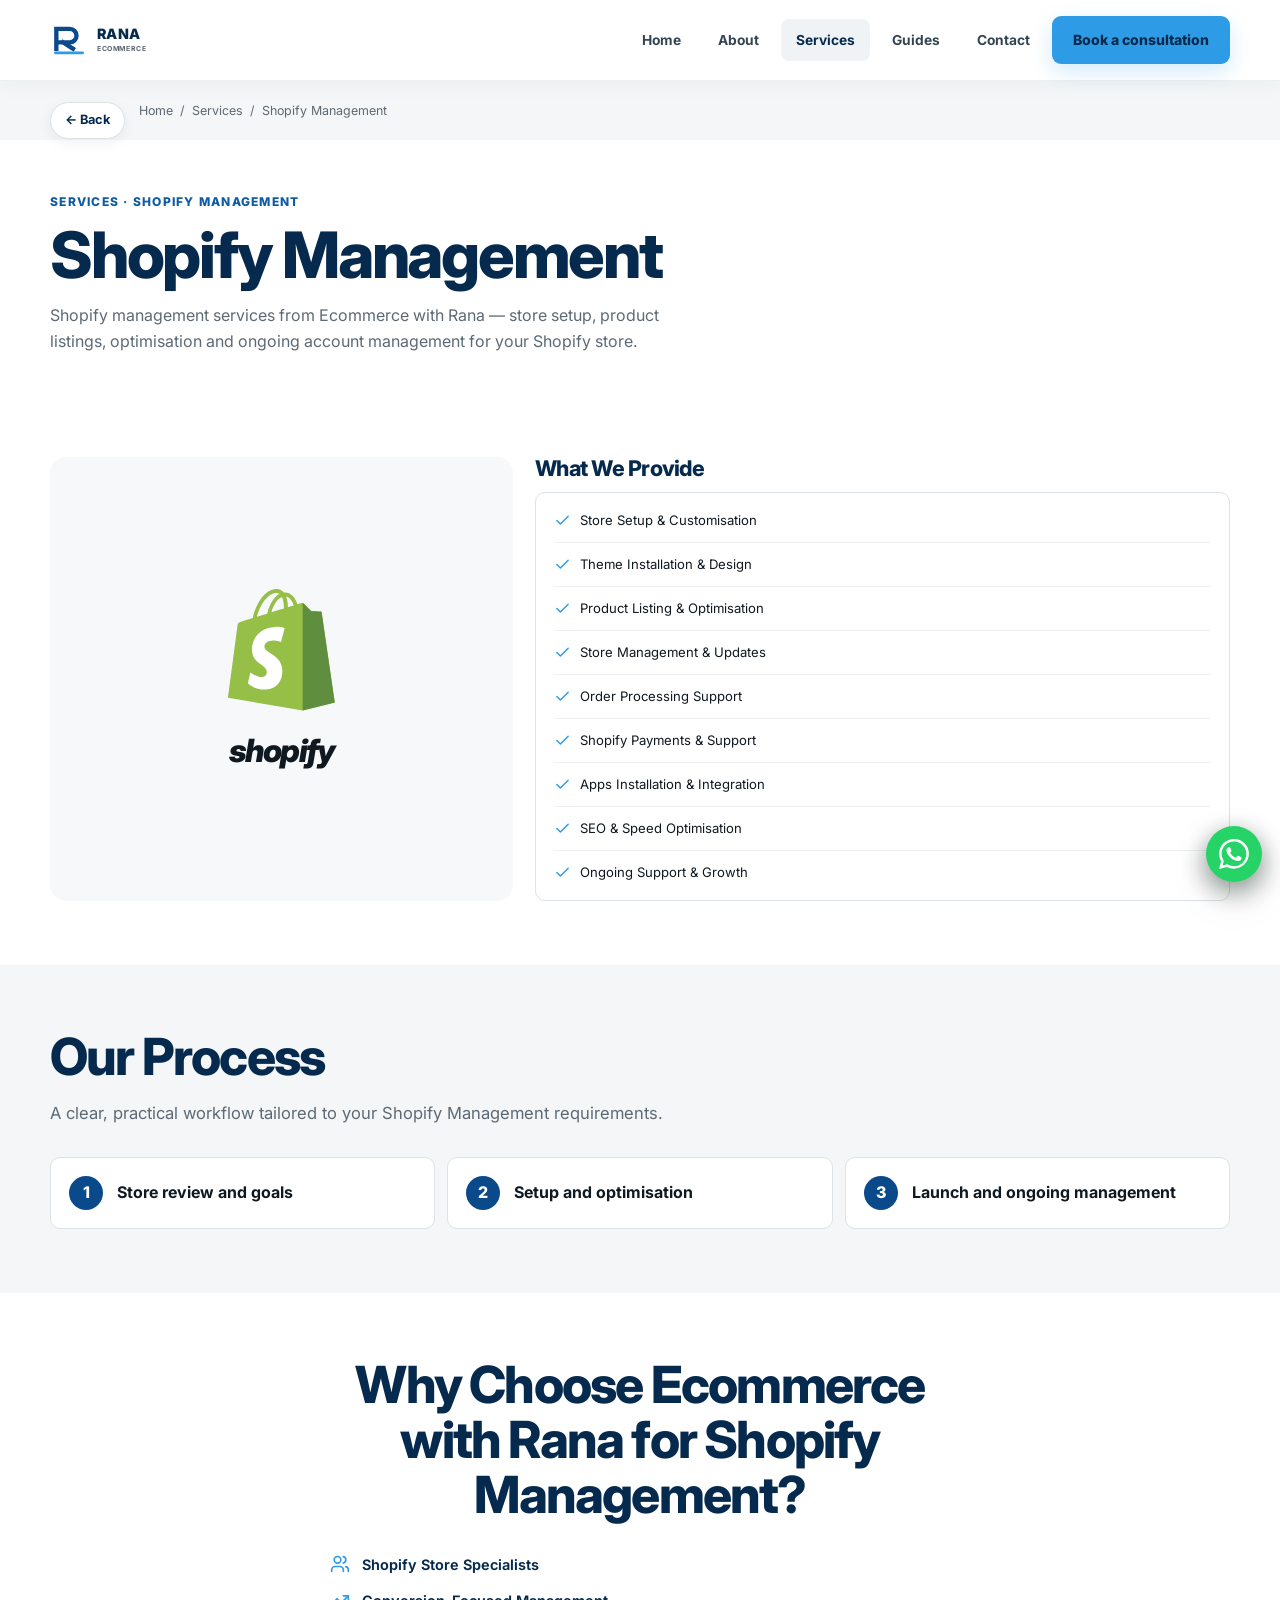
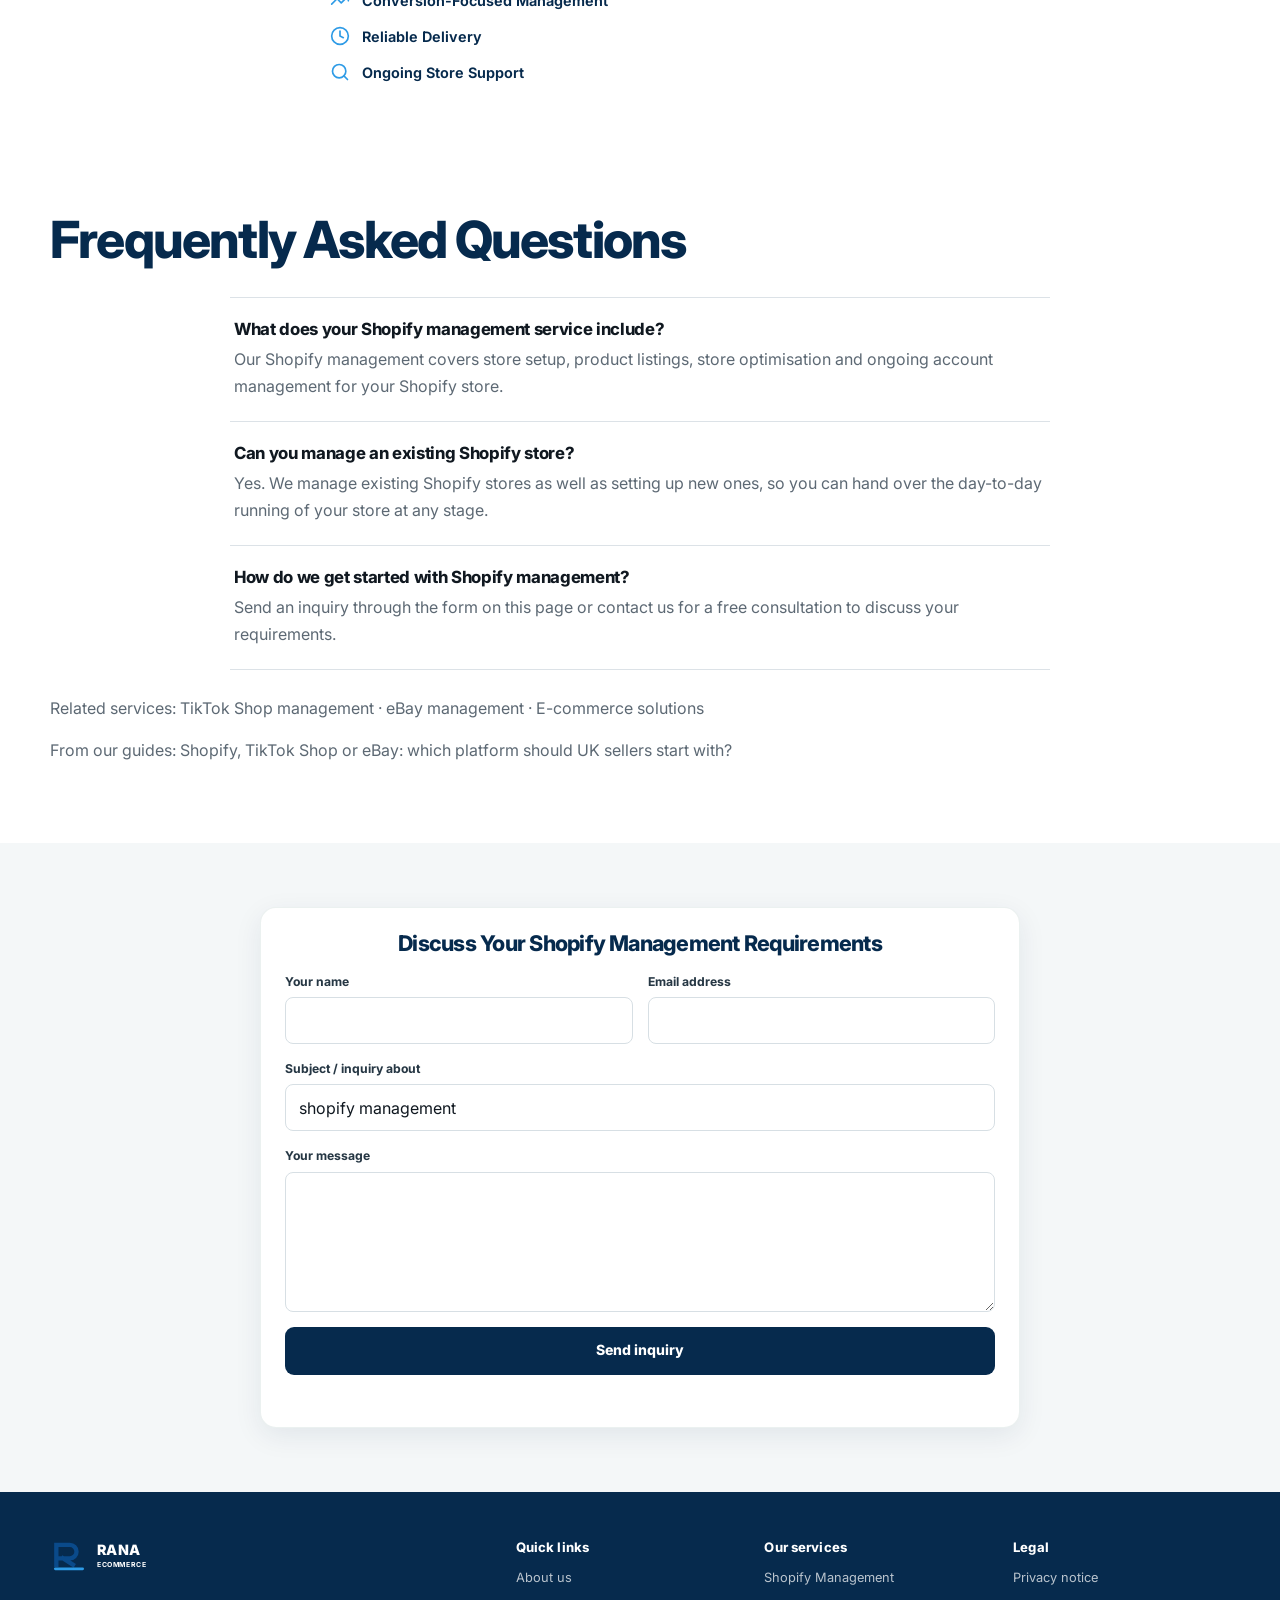
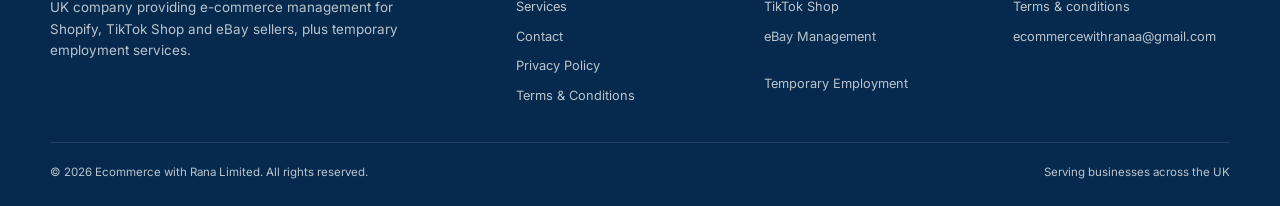
<file: services/shopify-management/index.html>
<!DOCTYPE html>
<html lang="en-GB">
<head>
<meta charset="UTF-8"/>
<meta name="viewport" content="width=device-width"/>
<title>Shopify Management Services | Ecommerce with Rana Limited</title>
<meta name="description" content="Shopify management services from Ecommerce with Rana — store setup, product listings, optimisation and ongoing account management for your Shopify store."/>
<link rel="canonical" href="https://ecommercewithrana.com/services/shopify-management/"/>
<meta name="robots" content="index, follow"/>
<meta name="theme-color" content="#062A4D"/>
<meta property="og:type" content="website"/>
<meta property="og:locale" content="en_GB"/>
<meta property="og:site_name" content="Ecommerce with Rana Limited"/>
<meta property="og:title" content="Shopify Management Services | Ecommerce with Rana Limited"/>
<meta property="og:description" content="Shopify management services from Ecommerce with Rana — store setup, product listings, optimisation and ongoing account management for your Shopify store."/>
<meta property="og:url" content="https://ecommercewithrana.com/services/shopify-management/"/>
<meta property="og:image" content="https://ecommercewithrana.com/og.png"/>
<meta name="twitter:image" content="https://ecommercewithrana.com/og.png"/>
<meta name="twitter:card" content="summary_large_image"/>
<meta name="twitter:title" content="Shopify Management Services | Ecommerce with Rana Limited"/>
<meta name="twitter:description" content="Shopify management services from Ecommerce with Rana — store setup, product listings, optimisation and ongoing account management for your Shopify store."/>
<link rel="icon" href="/favicon.svg" type="image/svg+xml"/>
<link rel="icon" type="image/png" sizes="48x48" href="/favicon-48.png"/>
<link rel="apple-touch-icon" href="/apple-touch-icon.png"/>

<link rel="preconnect" href="https://fonts.googleapis.com"/>
<link rel="preconnect" href="https://fonts.gstatic.com" crossorigin/>
<link rel="preload" as="style" href="https://fonts.googleapis.com/css2?family=Inter:wght@400;500;600;700;800;900&display=swap" onload="this.onload=null;this.rel='stylesheet'"/><noscript><link href="https://fonts.googleapis.com/css2?family=Inter:wght@400;500;600;700;800;900&display=swap" rel="stylesheet"/></noscript>
<link rel="stylesheet" href="/style.css?v=20261023"/>
</head><body>
<a href="#main-content" class="skip-link">Skip to content</a>
<header class="site-header"><div class="container site-header__inner">
<a class="brand" href="/" aria-label="Ecommerce with Rana Limited home"><svg class="brand__mark" aria-hidden="true" viewBox="0 0 48 38"><path d="M8 30 V5 H25 a8.5 8.5 0 0 1 0 17 H8 M16.5 22 L29 30" fill="none" stroke="#0A4A8A" stroke-width="5.5" stroke-linecap="square"/><rect x="5" y="33.5" width="38" height="3.5" rx="1.75" fill="#2E9BE6"/></svg><span class="brand__copy">Rana<small>Ecommerce</small></span></a>
<nav class="desktop-nav" aria-label="Primary navigation">
<a href="/">Home</a><a href="/about/">About</a><a href="/services/" aria-current="page">Services</a><a href="/guides/">Guides</a><a href="/contact/">Contact</a>
<a class="button" href="/contact/">Book a consultation</a>
</nav>
<button class="icon-button mobile-menu-toggle" type="button" aria-label="Open menu" aria-expanded="false" data-menu-open><svg width="25" height="25" viewBox="0 0 24 24" fill="none" stroke="currentColor" stroke-width="2" stroke-linecap="round" stroke-linejoin="round" aria-hidden="true"><line x1="4" x2="20" y1="12" y2="12"/><line x1="4" x2="20" y1="6" y2="6"/><line x1="4" x2="20" y1="18" y2="18"/></svg></button>
</div></header>
<div class="menu-backdrop" data-menu-backdrop aria-hidden="true"></div>
<aside class="mobile-menu" aria-label="Mobile navigation" aria-hidden="true" data-mobile-menu>
<div class="mobile-menu__top">
<a class="mobile-menu__wordmark" href="/" aria-label="Ecommerce with Rana Limited home"><strong>Rana</strong><small>Ecommerce Limited</small></a>
<button class="icon-button mobile-menu__close" type="button" aria-label="Close menu" data-menu-close><svg width="25" height="25" viewBox="0 0 24 24" fill="none" stroke="currentColor" stroke-width="2" stroke-linecap="round" stroke-linejoin="round" aria-hidden="true"><path d="M18 6 6 18"/><path d="m6 6 12 12"/></svg></button>
</div>
<nav class="mobile-menu__nav">
<a href="/">Home</a>
<a href="/about/">About Us</a>
<div class="mobile-menu__group">
<a href="/services/">Services <svg width="15" height="15" viewBox="0 0 24 24" fill="none" stroke="currentColor" stroke-width="2" stroke-linecap="round" stroke-linejoin="round" aria-hidden="true"><path d="m6 9 6 6 6-6"/></svg></a>
<div class="mobile-menu__subnav">
<a class="mobile-menu__subnav-title" href="/services/e-commerce-solutions/">E-commerce Solutions <svg width="14" height="14" viewBox="0 0 24 24" fill="none" stroke="currentColor" stroke-width="2" stroke-linecap="round" stroke-linejoin="round" aria-hidden="true"><path d="m18 15-6-6-6 6"/></svg></a>
<a href="/services/shopify-management/">Shopify Management</a>
<a href="/services/tiktok-shop-management/">TikTok Shop Management</a>
<a href="/services/ebay-management/">eBay Management</a>
<a href="/services/product-hunting/">Product Hunting</a>
<a href="/services/payment-account-support/">Payment &amp; Account Support</a>
</div>
</div>


<a href="/temporary-employment/">Temporary Employment</a>
<a href="/guides/">Guides</a>
<a href="/contact/">Contact Us</a>
</nav>
<a class="button" href="/contact/">Book a Consultation</a>
<div class="mobile-menu__company">
<h2>Ecommerce with Rana Limited</h2>
<p>UK company providing e-commerce management for Shopify, TikTok Shop and eBay sellers, plus temporary employment services.</p>
<div class="mobile-menu__socials" aria-label="Social media">
<span aria-label="Facebook link unavailable">f</span><span aria-label="Instagram link unavailable">◎</span><span aria-label="LinkedIn link unavailable">in</span><span aria-label="X link unavailable">𝕏</span>
</div>
<div class="mobile-menu__footer-links">
<nav aria-label="Quick links"><h3>Quick Links</h3><a href="/about/">About Us</a><a href="/services/">Services</a><a href="/contact/">Contact Us</a><a href="/privacy/">Privacy Policy</a><a href="/terms/">Terms &amp; Conditions</a></nav>
<nav aria-label="Services links"><h3>Our Services</h3><a href="/services/shopify-management/">Shopify Management</a><a href="/services/tiktok-shop-management/">TikTok Shop</a><a href="/services/ebay-management/">eBay Management</a><a href="/temporary-employment/">Temporary Employment</a></nav>
</div>
</div>
<div class="mobile-menu__footer">© 2026 Ecommerce with Rana Limited.<br/>All Rights Reserved.</div>
</aside><main id="main-content"><div class="container back-row"><a class="back-btn" href="#" data-back data-fallback="/">&larr; Back</a><nav class="breadcrumbs" aria-label="Breadcrumb"><a href="/">Home</a> / <a href="/services/">Services</a> / <span aria-current="page">Shopify Management</span></nav></div>
<section class="page-intro page-intro--compact"><div class="container"><span class="eyebrow eyebrow--green">Services · Shopify Management</span><h1>Shopify Management</h1><p>Shopify management services from Ecommerce with Rana — store setup, product listings, optimisation and ongoing account management for your Shopify store.</p></div></section>
<section class="section section--white section--compact"><div class="container service-detail">
<div class="service-detail__logo service-detail__logo--green"><span class="service-logo service-logo--shopify service-logo--large" aria-hidden="true"><img fetchpriority="high" class="service-logo__image" src="/assets/brands/shopify.svg" alt="Shopify logo" loading="lazy" decoding="async"/></span><strong class="service-detail__brand-name">shopify</strong></div>
<div class="service-detail__offer"><h2>What We Provide</h2><ul class="feature-panel"><li><svg width="17" height="17" viewBox="0 0 24 24" fill="none" stroke="currentColor" stroke-width="2" stroke-linecap="round" stroke-linejoin="round" aria-hidden="true"><path d="M20 6 9 17l-5-5"/></svg><span>Store Setup & Customisation</span></li><li><svg width="17" height="17" viewBox="0 0 24 24" fill="none" stroke="currentColor" stroke-width="2" stroke-linecap="round" stroke-linejoin="round" aria-hidden="true"><path d="M20 6 9 17l-5-5"/></svg><span>Theme Installation & Design</span></li><li><svg width="17" height="17" viewBox="0 0 24 24" fill="none" stroke="currentColor" stroke-width="2" stroke-linecap="round" stroke-linejoin="round" aria-hidden="true"><path d="M20 6 9 17l-5-5"/></svg><span>Product Listing & Optimisation</span></li><li><svg width="17" height="17" viewBox="0 0 24 24" fill="none" stroke="currentColor" stroke-width="2" stroke-linecap="round" stroke-linejoin="round" aria-hidden="true"><path d="M20 6 9 17l-5-5"/></svg><span>Store Management & Updates</span></li><li><svg width="17" height="17" viewBox="0 0 24 24" fill="none" stroke="currentColor" stroke-width="2" stroke-linecap="round" stroke-linejoin="round" aria-hidden="true"><path d="M20 6 9 17l-5-5"/></svg><span>Order Processing Support</span></li><li><svg width="17" height="17" viewBox="0 0 24 24" fill="none" stroke="currentColor" stroke-width="2" stroke-linecap="round" stroke-linejoin="round" aria-hidden="true"><path d="M20 6 9 17l-5-5"/></svg><span>Shopify Payments & Support</span></li><li><svg width="17" height="17" viewBox="0 0 24 24" fill="none" stroke="currentColor" stroke-width="2" stroke-linecap="round" stroke-linejoin="round" aria-hidden="true"><path d="M20 6 9 17l-5-5"/></svg><span>Apps Installation & Integration</span></li><li><svg width="17" height="17" viewBox="0 0 24 24" fill="none" stroke="currentColor" stroke-width="2" stroke-linecap="round" stroke-linejoin="round" aria-hidden="true"><path d="M20 6 9 17l-5-5"/></svg><span>SEO & Speed Optimisation</span></li><li><svg width="17" height="17" viewBox="0 0 24 24" fill="none" stroke="currentColor" stroke-width="2" stroke-linecap="round" stroke-linejoin="round" aria-hidden="true"><path d="M20 6 9 17l-5-5"/></svg><span>Ongoing Support & Growth</span></li></ul></div>
</div></section>
<section class="section section--compact service-process-section"><div class="container"><div class="section-heading"><h2>Our Process</h2><p>A clear, practical workflow tailored to your Shopify Management requirements.</p></div><ol class="process-grid"><li><span>1</span><strong>Store review and goals</strong></li><li><span>2</span><strong>Setup and optimisation</strong></li><li><span>3</span><strong>Launch and ongoing management</strong></li></ol></div></section>
<section class="section section--white section--compact"><div class="container"><div class="section-heading section-heading--center"><h2>Why Choose Ecommerce with Rana for Shopify Management?</h2></div><div class="reason-list"><div><svg width="20" height="20" viewBox="0 0 24 24" fill="none" stroke="currentColor" stroke-width="2" stroke-linecap="round" stroke-linejoin="round" aria-hidden="true"><path d="M16 21v-2a4 4 0 0 0-4-4H6a4 4 0 0 0-4 4v2"/><circle cx="9" cy="7" r="4"/><path d="M22 21v-2a4 4 0 0 0-3-3.87"/><path d="M16 3.13a4 4 0 0 1 0 7.75"/></svg><span>Shopify Store Specialists</span></div><div><svg width="20" height="20" viewBox="0 0 24 24" fill="none" stroke="currentColor" stroke-width="2" stroke-linecap="round" stroke-linejoin="round" aria-hidden="true"><polyline points="22 7 13.5 15.5 8.5 10.5 2 17"/><polyline points="16 7 22 7 22 13"/></svg><span>Conversion-Focused Management</span></div><div><svg width="20" height="20" viewBox="0 0 24 24" fill="none" stroke="currentColor" stroke-width="2" stroke-linecap="round" stroke-linejoin="round" aria-hidden="true"><circle cx="12" cy="12" r="10"/><polyline points="12 6 12 12 16 14"/></svg><span>Reliable Delivery</span></div><div><svg width="20" height="20" viewBox="0 0 24 24" fill="none" stroke="currentColor" stroke-width="2" stroke-linecap="round" stroke-linejoin="round" aria-hidden="true"><circle cx="11" cy="11" r="8"/><path d="m21 21-4.3-4.3"/></svg><span>Ongoing Store Support</span></div></div></div></section>
<section class="section section--white section--compact"><div class="container"><div class="section-heading"><h2>Frequently Asked Questions</h2></div><div class="faq-list"><div class="faq-item"><h3>What does your Shopify management service include?</h3><p>Our Shopify management covers store setup, product listings, store optimisation and ongoing account management for your Shopify store.</p></div><div class="faq-item"><h3>Can you manage an existing Shopify store?</h3><p>Yes. We manage existing Shopify stores as well as setting up new ones, so you can hand over the day-to-day running of your store at any stage.</p></div><div class="faq-item"><h3>How do we get started with Shopify management?</h3><p>Send an inquiry through the form on this page or contact us for a free consultation to discuss your requirements.</p></div></div><p style="margin-top:26px;color:var(--muted)">Related services: <a href="/services/tiktok-shop-management/">TikTok Shop management</a> · <a href="/services/ebay-management/">eBay management</a> · <a href="/services/e-commerce-solutions/">E-commerce solutions</a></p><p style="margin-top:10px;color:var(--muted)">From our guides: <a href="/guides/shopify-tiktok-shop-or-ebay-which-platform/">Shopify, TikTok Shop or eBay: which platform should UK sellers start with?</a></p></div></section><script type="application/ld+json">{"@context":"https://schema.org","@type":"FAQPage","mainEntity":[{"@type":"Question","name":"What does your Shopify management service include?","acceptedAnswer":{"@type":"Answer","text":"Our Shopify management covers store setup, product listings, store optimisation and ongoing account management for your Shopify store."}},{"@type":"Question","name":"Can you manage an existing Shopify store?","acceptedAnswer":{"@type":"Answer","text":"Yes. We manage existing Shopify stores as well as setting up new ones, so you can hand over the day-to-day running of your store at any stage."}},{"@type":"Question","name":"How do we get started with Shopify management?","acceptedAnswer":{"@type":"Answer","text":"Send an inquiry through the form on this page or contact us for a free consultation to discuss your requirements."}}]}</script><section class="section section--compact service-inquiry-section"><div class="container"><div class="card form-card form-card--compact">
<h2 style="font-size:1.35rem">Discuss Your Shopify Management Requirements</h2>
<form class="inquiry-form" data-inquiry-form data-mailto="ecommercewithranaa@gmail.com" novalidate>
<div class="form-grid form-grid--2">
<input type="hidden" name="inquiryType" value="general"/>
<div class="form-field"><label for="name-general">Your name</label><input id="name-general" name="name" type="text" autocomplete="name" minlength="2" maxlength="80" required/></div>
<div class="form-field"><label for="email-general">Email address</label><input id="email-general" name="email" type="email" autocomplete="email" maxlength="160" required/></div>
<div class="form-field form-field--wide"><label for="subject-general">Subject / inquiry about</label><input id="subject-general" name="subject" type="text" value="shopify management" minlength="2" maxlength="120" placeholder="e.g. Shopify management" data-inquiry-subject required/></div>

<div class="form-field form-field--wide"><label for="message-general">Your message</label><textarea id="message-general" name="message" minlength="10" maxlength="3000" required></textarea></div>
<input type="hidden" name="service" value="shopify-management" data-service-context/>
<div class="form-honeypot" aria-hidden="true"><label for="website-general">Website</label><input id="website-general" name="website" type="text" tabindex="-1" autocomplete="off"/></div>
<input type="hidden" name="consent" value="true"/>
<div class="form-field form-field--wide"><button class="button button--navy" type="submit" data-submit-button>Send inquiry</button><p class="form-status" data-form-status role="status" aria-live="polite"></p></div>
</div>
</form>
</div></div></section></main>
<footer class="site-footer"><div class="container">
<div class="footer-grid">
<div class="footer-about"><a class="brand" href="/" aria-label="Ecommerce with Rana Limited home"><svg class="brand__mark" aria-hidden="true" viewBox="0 0 48 38"><path d="M8 30 V5 H25 a8.5 8.5 0 0 1 0 17 H8 M16.5 22 L29 30" fill="none" stroke="#0A4A8A" stroke-width="5.5" stroke-linecap="square"/><rect x="5" y="33.5" width="38" height="3.5" rx="1.75" fill="#2E9BE6"/></svg><span class="brand__copy">Rana<small>Ecommerce</small></span></a><p>UK company providing e-commerce management for Shopify, TikTok Shop and eBay sellers, plus temporary employment services.</p></div>
<nav class="footer-nav" aria-label="Footer navigation"><h3>Quick links</h3><ul>
<li><a href="/about/">About us</a></li><li><a href="/services/">Services</a></li><li><a href="/contact/">Contact</a></li><li><a href="/privacy/">Privacy Policy</a></li><li><a href="/terms/">Terms &amp; Conditions</a></li>
</ul></nav>
<nav class="footer-nav" aria-label="Services"><h3>Our services</h3><ul>
<li><a href="/services/shopify-management/">Shopify Management</a></li><li><a href="/services/tiktok-shop-management/">TikTok Shop</a></li><li><a href="/services/ebay-management/">eBay Management</a></li><li></li><li></li><li><a href="/temporary-employment/">Temporary Employment</a></li>
</ul></nav>
<nav class="footer-nav" aria-label="Legal information"><h3>Legal</h3><ul>
<li><a href="/privacy/">Privacy notice</a></li><li><a href="/terms/">Terms &amp; conditions</a></li><li><a href="mailto:ecommercewithranaa@gmail.com">ecommercewithranaa@gmail.com</a></li>
</ul></nav>
</div>
<div class="footer-bottom"><span>© 2026 Ecommerce with Rana Limited. All rights reserved.</span><span>Serving businesses across the UK</span></div>
</div></footer>
<a class="whatsapp-float" href="https://wa.me/447888676470?text=Hello%20Rana%20Ecommerce%2C%20I%20would%20like%20to%20know%20more%20about%20your%20services." target="_blank" rel="noopener noreferrer" aria-label="Message Ecommerce with Rana Limited on WhatsApp" data-cta="whatsapp"><svg width="30" height="30" viewBox="0 0 16 16" fill="currentColor" aria-hidden="true"><path d="M13.601 2.326A7.85 7.85 0 0 0 7.994 0C3.627 0 .068 3.558.064 7.926c0 1.399.366 2.76 1.057 3.965L0 16l4.204-1.102a7.9 7.9 0 0 0 3.79.965h.004c4.368 0 7.926-3.558 7.93-7.93a7.9 7.9 0 0 0-2.327-5.607m-5.607 12.2a6.6 6.6 0 0 1-3.357-.92l-.239-.143-2.497.654.666-2.433-.156-.251a6.56 6.56 0 0 1-1.007-3.505c0-3.626 2.957-6.584 6.591-6.584a6.56 6.56 0 0 1 4.66 1.931 6.56 6.56 0 0 1 1.928 4.66c-.004 3.639-2.961 6.592-6.592 6.592m3.615-4.934c-.197-.099-1.17-.578-1.353-.646-.182-.065-.315-.099-.445.099-.133.197-.514.646-.627.775-.117.133-.232.148-.43.05-.197-.1-.836-.308-1.592-.984-.59-.525-.985-1.175-1.103-1.372-.116-.198-.011-.305.088-.403.09-.088.197-.232.296-.347.1-.116.133-.198.198-.33.065-.134.034-.249-.016-.348-.05-.099-.445-1.076-.611-1.47-.16-.389-.323-.335-.445-.34-.114-.007-.247-.007-.38-.007a.73.73 0 0 0-.529.247c-.182.198-.691.677-.691 1.654s.71 1.916.81 2.049c.098.133 1.394 2.132 3.383 2.992.47.205.84.326 1.129.418.475.152.904.129 1.246.08.38-.058 1.171-.48 1.338-.943.164-.462.164-.86.114-.943-.049-.084-.182-.133-.38-.232"/></svg></a>
<script src="/script.js"></script>
</body>
</html>
</file>
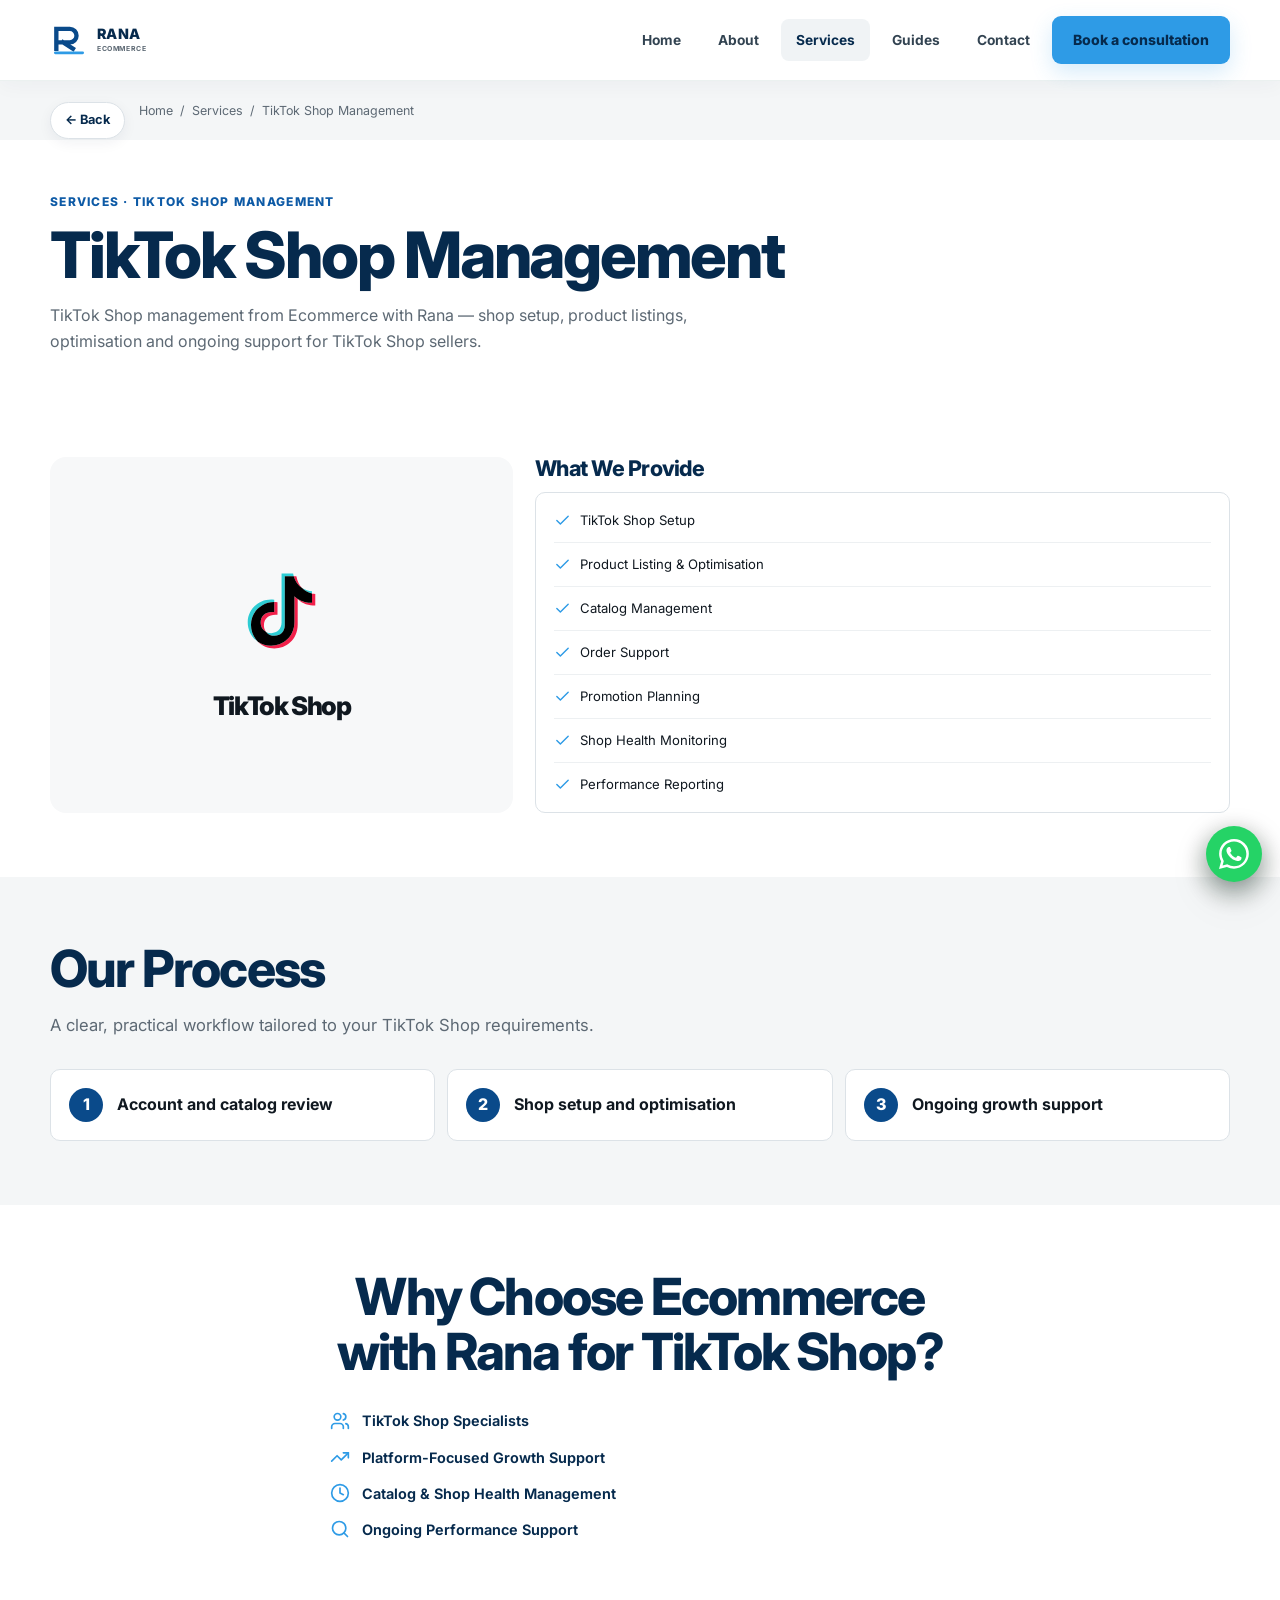
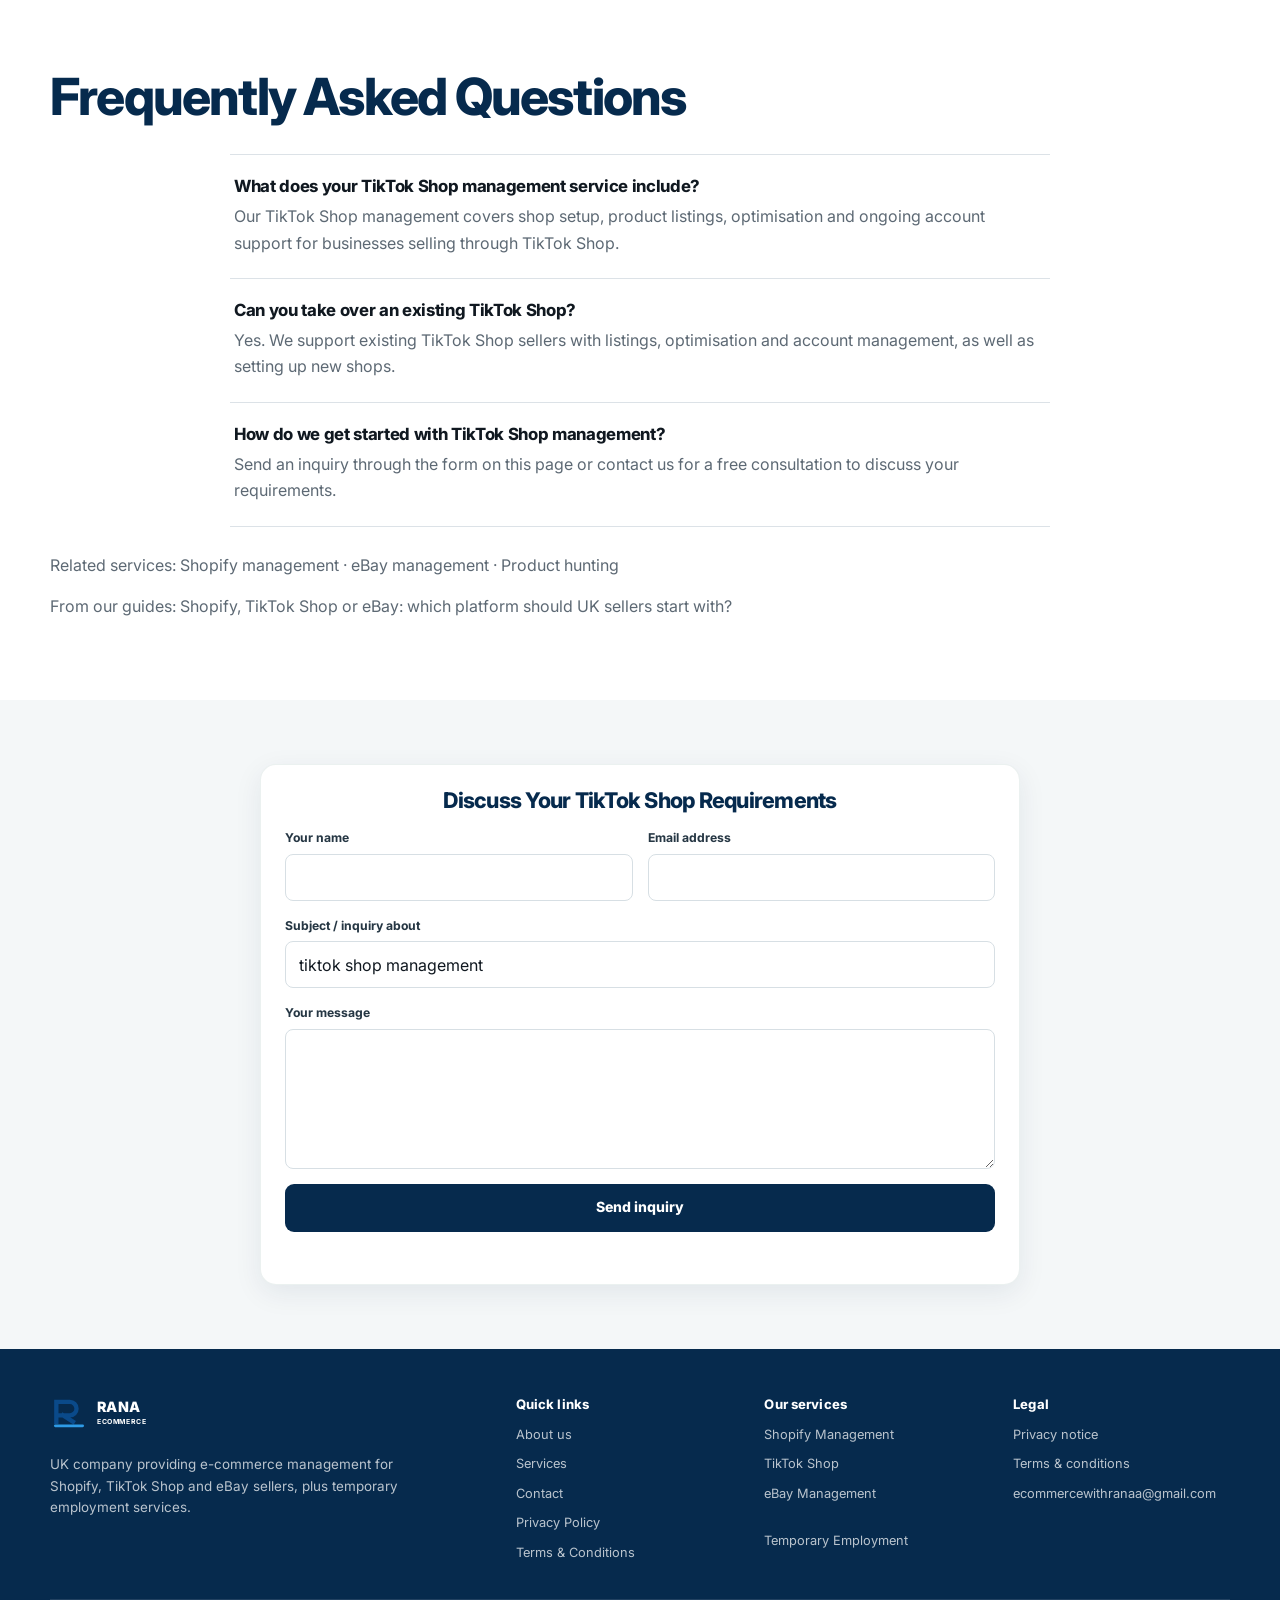
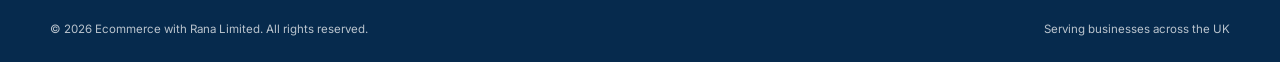
<file: services/tiktok-shop-management/index.html>
<!DOCTYPE html>
<html lang="en-GB">
<head>
<meta charset="UTF-8"/>
<meta name="viewport" content="width=device-width"/>
<title>TikTok Shop Management | Ecommerce with Rana Limited</title>
<meta name="description" content="TikTok Shop management from Ecommerce with Rana — shop setup, product listings, optimisation and ongoing support for TikTok Shop sellers."/>
<link rel="canonical" href="https://ecommercewithrana.com/services/tiktok-shop-management/"/>
<meta name="robots" content="index, follow"/>
<meta name="theme-color" content="#062A4D"/>
<meta property="og:type" content="website"/>
<meta property="og:locale" content="en_GB"/>
<meta property="og:site_name" content="Ecommerce with Rana Limited"/>
<meta property="og:title" content="TikTok Shop Management | Ecommerce with Rana Limited"/>
<meta property="og:description" content="TikTok Shop management from Ecommerce with Rana — shop setup, product listings, optimisation and ongoing support for TikTok Shop sellers."/>
<meta property="og:url" content="https://ecommercewithrana.com/services/tiktok-shop-management/"/>
<meta property="og:image" content="https://ecommercewithrana.com/og.png"/>
<meta name="twitter:image" content="https://ecommercewithrana.com/og.png"/>
<meta name="twitter:card" content="summary_large_image"/>
<meta name="twitter:title" content="TikTok Shop Management | Ecommerce with Rana Limited"/>
<meta name="twitter:description" content="TikTok Shop management from Ecommerce with Rana — shop setup, product listings, optimisation and ongoing support for TikTok Shop sellers."/>
<link rel="icon" href="/favicon.svg" type="image/svg+xml"/>
<link rel="icon" type="image/png" sizes="48x48" href="/favicon-48.png"/>
<link rel="apple-touch-icon" href="/apple-touch-icon.png"/>

<link rel="preconnect" href="https://fonts.googleapis.com"/>
<link rel="preconnect" href="https://fonts.gstatic.com" crossorigin/>
<link rel="preload" as="style" href="https://fonts.googleapis.com/css2?family=Inter:wght@400;500;600;700;800;900&display=swap" onload="this.onload=null;this.rel='stylesheet'"/><noscript><link href="https://fonts.googleapis.com/css2?family=Inter:wght@400;500;600;700;800;900&display=swap" rel="stylesheet"/></noscript>
<link rel="stylesheet" href="/style.css?v=20261023"/>
</head><body>
<a href="#main-content" class="skip-link">Skip to content</a>
<header class="site-header"><div class="container site-header__inner">
<a class="brand" href="/" aria-label="Ecommerce with Rana Limited home"><svg class="brand__mark" aria-hidden="true" viewBox="0 0 48 38"><path d="M8 30 V5 H25 a8.5 8.5 0 0 1 0 17 H8 M16.5 22 L29 30" fill="none" stroke="#0A4A8A" stroke-width="5.5" stroke-linecap="square"/><rect x="5" y="33.5" width="38" height="3.5" rx="1.75" fill="#2E9BE6"/></svg><span class="brand__copy">Rana<small>Ecommerce</small></span></a>
<nav class="desktop-nav" aria-label="Primary navigation">
<a href="/">Home</a><a href="/about/">About</a><a href="/services/" aria-current="page">Services</a><a href="/guides/">Guides</a><a href="/contact/">Contact</a>
<a class="button" href="/contact/">Book a consultation</a>
</nav>
<button class="icon-button mobile-menu-toggle" type="button" aria-label="Open menu" aria-expanded="false" data-menu-open><svg width="25" height="25" viewBox="0 0 24 24" fill="none" stroke="currentColor" stroke-width="2" stroke-linecap="round" stroke-linejoin="round" aria-hidden="true"><line x1="4" x2="20" y1="12" y2="12"/><line x1="4" x2="20" y1="6" y2="6"/><line x1="4" x2="20" y1="18" y2="18"/></svg></button>
</div></header>
<div class="menu-backdrop" data-menu-backdrop aria-hidden="true"></div>
<aside class="mobile-menu" aria-label="Mobile navigation" aria-hidden="true" data-mobile-menu>
<div class="mobile-menu__top">
<a class="mobile-menu__wordmark" href="/" aria-label="Ecommerce with Rana Limited home"><strong>Rana</strong><small>Ecommerce Limited</small></a>
<button class="icon-button mobile-menu__close" type="button" aria-label="Close menu" data-menu-close><svg width="25" height="25" viewBox="0 0 24 24" fill="none" stroke="currentColor" stroke-width="2" stroke-linecap="round" stroke-linejoin="round" aria-hidden="true"><path d="M18 6 6 18"/><path d="m6 6 12 12"/></svg></button>
</div>
<nav class="mobile-menu__nav">
<a href="/">Home</a>
<a href="/about/">About Us</a>
<div class="mobile-menu__group">
<a href="/services/">Services <svg width="15" height="15" viewBox="0 0 24 24" fill="none" stroke="currentColor" stroke-width="2" stroke-linecap="round" stroke-linejoin="round" aria-hidden="true"><path d="m6 9 6 6 6-6"/></svg></a>
<div class="mobile-menu__subnav">
<a class="mobile-menu__subnav-title" href="/services/e-commerce-solutions/">E-commerce Solutions <svg width="14" height="14" viewBox="0 0 24 24" fill="none" stroke="currentColor" stroke-width="2" stroke-linecap="round" stroke-linejoin="round" aria-hidden="true"><path d="m18 15-6-6-6 6"/></svg></a>
<a href="/services/shopify-management/">Shopify Management</a>
<a href="/services/tiktok-shop-management/">TikTok Shop Management</a>
<a href="/services/ebay-management/">eBay Management</a>
<a href="/services/product-hunting/">Product Hunting</a>
<a href="/services/payment-account-support/">Payment &amp; Account Support</a>
</div>
</div>


<a href="/temporary-employment/">Temporary Employment</a>
<a href="/guides/">Guides</a>
<a href="/contact/">Contact Us</a>
</nav>
<a class="button" href="/contact/">Book a Consultation</a>
<div class="mobile-menu__company">
<h2>Ecommerce with Rana Limited</h2>
<p>UK company providing e-commerce management for Shopify, TikTok Shop and eBay sellers, plus temporary employment services.</p>
<div class="mobile-menu__socials" aria-label="Social media">
<span aria-label="Facebook link unavailable">f</span><span aria-label="Instagram link unavailable">◎</span><span aria-label="LinkedIn link unavailable">in</span><span aria-label="X link unavailable">𝕏</span>
</div>
<div class="mobile-menu__footer-links">
<nav aria-label="Quick links"><h3>Quick Links</h3><a href="/about/">About Us</a><a href="/services/">Services</a><a href="/contact/">Contact Us</a><a href="/privacy/">Privacy Policy</a><a href="/terms/">Terms &amp; Conditions</a></nav>
<nav aria-label="Services links"><h3>Our Services</h3><a href="/services/shopify-management/">Shopify Management</a><a href="/services/tiktok-shop-management/">TikTok Shop</a><a href="/services/ebay-management/">eBay Management</a><a href="/temporary-employment/">Temporary Employment</a></nav>
</div>
</div>
<div class="mobile-menu__footer">© 2026 Ecommerce with Rana Limited.<br/>All Rights Reserved.</div>
</aside><main id="main-content"><div class="container back-row"><a class="back-btn" href="#" data-back data-fallback="/">&larr; Back</a><nav class="breadcrumbs" aria-label="Breadcrumb"><a href="/">Home</a> / <a href="/services/">Services</a> / <span aria-current="page">TikTok Shop Management</span></nav></div>
<section class="page-intro page-intro--compact"><div class="container"><span class="eyebrow eyebrow--blue">Services · TikTok Shop Management</span><h1>TikTok Shop Management</h1><p>TikTok Shop management from Ecommerce with Rana — shop setup, product listings, optimisation and ongoing support for TikTok Shop sellers.</p></div></section>
<section class="section section--white section--compact"><div class="container service-detail">
<div class="service-detail__logo service-detail__logo--blue"><span class="service-logo service-logo--tiktok service-logo--large" aria-hidden="true"><img fetchpriority="high" class="service-logo__image" src="/assets/brands/tiktok.svg" alt="TikTok Shop logo" loading="lazy" decoding="async"/></span><strong class="service-detail__brand-name">TikTok Shop</strong></div>
<div class="service-detail__offer"><h2>What We Provide</h2><ul class="feature-panel"><li><svg width="17" height="17" viewBox="0 0 24 24" fill="none" stroke="currentColor" stroke-width="2" stroke-linecap="round" stroke-linejoin="round" aria-hidden="true"><path d="M20 6 9 17l-5-5"/></svg><span>TikTok Shop Setup</span></li><li><svg width="17" height="17" viewBox="0 0 24 24" fill="none" stroke="currentColor" stroke-width="2" stroke-linecap="round" stroke-linejoin="round" aria-hidden="true"><path d="M20 6 9 17l-5-5"/></svg><span>Product Listing & Optimisation</span></li><li><svg width="17" height="17" viewBox="0 0 24 24" fill="none" stroke="currentColor" stroke-width="2" stroke-linecap="round" stroke-linejoin="round" aria-hidden="true"><path d="M20 6 9 17l-5-5"/></svg><span>Catalog Management</span></li><li><svg width="17" height="17" viewBox="0 0 24 24" fill="none" stroke="currentColor" stroke-width="2" stroke-linecap="round" stroke-linejoin="round" aria-hidden="true"><path d="M20 6 9 17l-5-5"/></svg><span>Order Support</span></li><li><svg width="17" height="17" viewBox="0 0 24 24" fill="none" stroke="currentColor" stroke-width="2" stroke-linecap="round" stroke-linejoin="round" aria-hidden="true"><path d="M20 6 9 17l-5-5"/></svg><span>Promotion Planning</span></li><li><svg width="17" height="17" viewBox="0 0 24 24" fill="none" stroke="currentColor" stroke-width="2" stroke-linecap="round" stroke-linejoin="round" aria-hidden="true"><path d="M20 6 9 17l-5-5"/></svg><span>Shop Health Monitoring</span></li><li><svg width="17" height="17" viewBox="0 0 24 24" fill="none" stroke="currentColor" stroke-width="2" stroke-linecap="round" stroke-linejoin="round" aria-hidden="true"><path d="M20 6 9 17l-5-5"/></svg><span>Performance Reporting</span></li></ul></div>
</div></section>
<section class="section section--compact service-process-section"><div class="container"><div class="section-heading"><h2>Our Process</h2><p>A clear, practical workflow tailored to your TikTok Shop requirements.</p></div><ol class="process-grid"><li><span>1</span><strong>Account and catalog review</strong></li><li><span>2</span><strong>Shop setup and optimisation</strong></li><li><span>3</span><strong>Ongoing growth support</strong></li></ol></div></section>
<section class="section section--white section--compact"><div class="container"><div class="section-heading section-heading--center"><h2>Why Choose Ecommerce with Rana for TikTok Shop?</h2></div><div class="reason-list"><div><svg width="20" height="20" viewBox="0 0 24 24" fill="none" stroke="currentColor" stroke-width="2" stroke-linecap="round" stroke-linejoin="round" aria-hidden="true"><path d="M16 21v-2a4 4 0 0 0-4-4H6a4 4 0 0 0-4 4v2"/><circle cx="9" cy="7" r="4"/><path d="M22 21v-2a4 4 0 0 0-3-3.87"/><path d="M16 3.13a4 4 0 0 1 0 7.75"/></svg><span>TikTok Shop Specialists</span></div><div><svg width="20" height="20" viewBox="0 0 24 24" fill="none" stroke="currentColor" stroke-width="2" stroke-linecap="round" stroke-linejoin="round" aria-hidden="true"><polyline points="22 7 13.5 15.5 8.5 10.5 2 17"/><polyline points="16 7 22 7 22 13"/></svg><span>Platform-Focused Growth Support</span></div><div><svg width="20" height="20" viewBox="0 0 24 24" fill="none" stroke="currentColor" stroke-width="2" stroke-linecap="round" stroke-linejoin="round" aria-hidden="true"><circle cx="12" cy="12" r="10"/><polyline points="12 6 12 12 16 14"/></svg><span>Catalog & Shop Health Management</span></div><div><svg width="20" height="20" viewBox="0 0 24 24" fill="none" stroke="currentColor" stroke-width="2" stroke-linecap="round" stroke-linejoin="round" aria-hidden="true"><circle cx="11" cy="11" r="8"/><path d="m21 21-4.3-4.3"/></svg><span>Ongoing Performance Support</span></div></div></div></section>
<section class="section section--white section--compact"><div class="container"><div class="section-heading"><h2>Frequently Asked Questions</h2></div><div class="faq-list"><div class="faq-item"><h3>What does your TikTok Shop management service include?</h3><p>Our TikTok Shop management covers shop setup, product listings, optimisation and ongoing account support for businesses selling through TikTok Shop.</p></div><div class="faq-item"><h3>Can you take over an existing TikTok Shop?</h3><p>Yes. We support existing TikTok Shop sellers with listings, optimisation and account management, as well as setting up new shops.</p></div><div class="faq-item"><h3>How do we get started with TikTok Shop management?</h3><p>Send an inquiry through the form on this page or contact us for a free consultation to discuss your requirements.</p></div></div><p style="margin-top:26px;color:var(--muted)">Related services: <a href="/services/shopify-management/">Shopify management</a> · <a href="/services/ebay-management/">eBay management</a> · <a href="/services/product-hunting/">Product hunting</a></p><p style="margin-top:10px;color:var(--muted)">From our guides: <a href="/guides/shopify-tiktok-shop-or-ebay-which-platform/">Shopify, TikTok Shop or eBay: which platform should UK sellers start with?</a></p></div></section><script type="application/ld+json">{"@context":"https://schema.org","@type":"FAQPage","mainEntity":[{"@type":"Question","name":"What does your TikTok Shop management service include?","acceptedAnswer":{"@type":"Answer","text":"Our TikTok Shop management covers shop setup, product listings, optimisation and ongoing account support for businesses selling through TikTok Shop."}},{"@type":"Question","name":"Can you take over an existing TikTok Shop?","acceptedAnswer":{"@type":"Answer","text":"Yes. We support existing TikTok Shop sellers with listings, optimisation and account management, as well as setting up new shops."}},{"@type":"Question","name":"How do we get started with TikTok Shop management?","acceptedAnswer":{"@type":"Answer","text":"Send an inquiry through the form on this page or contact us for a free consultation to discuss your requirements."}}]}</script><section class="section section--compact service-inquiry-section"><div class="container"><div class="card form-card form-card--compact">
<h2 style="font-size:1.35rem">Discuss Your TikTok Shop Requirements</h2>
<form class="inquiry-form" data-inquiry-form data-mailto="ecommercewithranaa@gmail.com" novalidate>
<div class="form-grid form-grid--2">
<input type="hidden" name="inquiryType" value="general"/>
<div class="form-field"><label for="name-general">Your name</label><input id="name-general" name="name" type="text" autocomplete="name" minlength="2" maxlength="80" required/></div>
<div class="form-field"><label for="email-general">Email address</label><input id="email-general" name="email" type="email" autocomplete="email" maxlength="160" required/></div>
<div class="form-field form-field--wide"><label for="subject-general">Subject / inquiry about</label><input id="subject-general" name="subject" type="text" value="tiktok shop management" minlength="2" maxlength="120" placeholder="e.g. Shopify management" data-inquiry-subject required/></div>

<div class="form-field form-field--wide"><label for="message-general">Your message</label><textarea id="message-general" name="message" minlength="10" maxlength="3000" required></textarea></div>
<input type="hidden" name="service" value="tiktok-shop-management" data-service-context/>
<div class="form-honeypot" aria-hidden="true"><label for="website-general">Website</label><input id="website-general" name="website" type="text" tabindex="-1" autocomplete="off"/></div>
<input type="hidden" name="consent" value="true"/>
<div class="form-field form-field--wide"><button class="button button--navy" type="submit" data-submit-button>Send inquiry</button><p class="form-status" data-form-status role="status" aria-live="polite"></p></div>
</div>
</form>
</div></div></section></main>
<footer class="site-footer"><div class="container">
<div class="footer-grid">
<div class="footer-about"><a class="brand" href="/" aria-label="Ecommerce with Rana Limited home"><svg class="brand__mark" aria-hidden="true" viewBox="0 0 48 38"><path d="M8 30 V5 H25 a8.5 8.5 0 0 1 0 17 H8 M16.5 22 L29 30" fill="none" stroke="#0A4A8A" stroke-width="5.5" stroke-linecap="square"/><rect x="5" y="33.5" width="38" height="3.5" rx="1.75" fill="#2E9BE6"/></svg><span class="brand__copy">Rana<small>Ecommerce</small></span></a><p>UK company providing e-commerce management for Shopify, TikTok Shop and eBay sellers, plus temporary employment services.</p></div>
<nav class="footer-nav" aria-label="Footer navigation"><h3>Quick links</h3><ul>
<li><a href="/about/">About us</a></li><li><a href="/services/">Services</a></li><li><a href="/contact/">Contact</a></li><li><a href="/privacy/">Privacy Policy</a></li><li><a href="/terms/">Terms &amp; Conditions</a></li>
</ul></nav>
<nav class="footer-nav" aria-label="Services"><h3>Our services</h3><ul>
<li><a href="/services/shopify-management/">Shopify Management</a></li><li><a href="/services/tiktok-shop-management/">TikTok Shop</a></li><li><a href="/services/ebay-management/">eBay Management</a></li><li></li><li></li><li><a href="/temporary-employment/">Temporary Employment</a></li>
</ul></nav>
<nav class="footer-nav" aria-label="Legal information"><h3>Legal</h3><ul>
<li><a href="/privacy/">Privacy notice</a></li><li><a href="/terms/">Terms &amp; conditions</a></li><li><a href="mailto:ecommercewithranaa@gmail.com">ecommercewithranaa@gmail.com</a></li>
</ul></nav>
</div>
<div class="footer-bottom"><span>© 2026 Ecommerce with Rana Limited. All rights reserved.</span><span>Serving businesses across the UK</span></div>
</div></footer>
<a class="whatsapp-float" href="https://wa.me/447888676470?text=Hello%20Rana%20Ecommerce%2C%20I%20would%20like%20to%20know%20more%20about%20your%20services." target="_blank" rel="noopener noreferrer" aria-label="Message Ecommerce with Rana Limited on WhatsApp" data-cta="whatsapp"><svg width="30" height="30" viewBox="0 0 16 16" fill="currentColor" aria-hidden="true"><path d="M13.601 2.326A7.85 7.85 0 0 0 7.994 0C3.627 0 .068 3.558.064 7.926c0 1.399.366 2.76 1.057 3.965L0 16l4.204-1.102a7.9 7.9 0 0 0 3.79.965h.004c4.368 0 7.926-3.558 7.93-7.93a7.9 7.9 0 0 0-2.327-5.607m-5.607 12.2a6.6 6.6 0 0 1-3.357-.92l-.239-.143-2.497.654.666-2.433-.156-.251a6.56 6.56 0 0 1-1.007-3.505c0-3.626 2.957-6.584 6.591-6.584a6.56 6.56 0 0 1 4.66 1.931 6.56 6.56 0 0 1 1.928 4.66c-.004 3.639-2.961 6.592-6.592 6.592m3.615-4.934c-.197-.099-1.17-.578-1.353-.646-.182-.065-.315-.099-.445.099-.133.197-.514.646-.627.775-.117.133-.232.148-.43.05-.197-.1-.836-.308-1.592-.984-.59-.525-.985-1.175-1.103-1.372-.116-.198-.011-.305.088-.403.09-.088.197-.232.296-.347.1-.116.133-.198.198-.33.065-.134.034-.249-.016-.348-.05-.099-.445-1.076-.611-1.47-.16-.389-.323-.335-.445-.34-.114-.007-.247-.007-.38-.007a.73.73 0 0 0-.529.247c-.182.198-.691.677-.691 1.654s.71 1.916.81 2.049c.098.133 1.394 2.132 3.383 2.992.47.205.84.326 1.129.418.475.152.904.129 1.246.08.38-.058 1.171-.48 1.338-.943.164-.462.164-.86.114-.943-.049-.084-.182-.133-.38-.232"/></svg></a>
<script src="/script.js"></script>
</body>
</html>
</file>
<file: style.css>
:root{--navy-950:#062A4D;--navy-900:#0A4A8A;--navy-800:#0D5AA6;--navy-700:#0D5AA6;--amber-500:#2E9BE6;--amber-400:#2E9BE6;--green-600:#0D5AA6;--green-500:#2E9BE6;--blue-600:#0D5AA6;--property-amber:#2E9BE6;--ink:#101820;--muted:#5d6974;--line:#dce2e7;--surface:#ffffff;--surface-soft:#f4f6f7;--radius-sm:10px;--radius-md:16px;--radius-lg:24px;--shadow-sm:0 8px 28px rgba(6, 40, 75, 0.08);--shadow-lg:0 24px 60px rgba(6, 40, 75, 0.16);--container:1180px;font-family:"Inter",system-ui,sans-serif;color:var(--ink);background:var(--surface-soft);font-synthesis:none}*,::after,::before{box-sizing:border-box}html{scroll-behavior:smooth;background:var(--navy-950)}body{margin:0;min-width:320px;color:var(--ink);background:var(--surface-soft);font-size:16px;line-height:1.6;-webkit-font-smoothing:antialiased}body.menu-open{overflow:hidden}img,picture{display:block;max-width:100%}button,input,select,textarea{font:inherit}a,button{-webkit-tap-highlight-color:transparent}a{color:inherit;text-decoration:none}h1,h2,h3,p,ul{margin-top:0}h1,h2,h3{color:var(--navy-950);line-height:1.08;letter-spacing:-.035em}h3{margin-bottom:10px;font-size:1.1rem;font-weight:750;letter-spacing:-.02em}h1{margin-bottom:18px;font-size:clamp(2.45rem,7.6vw,4.9rem);font-weight:800}h2{font-size:clamp(1.85rem,4.4vw,3.2rem);font-weight:780}h2,p{margin-bottom:16px}.container{width:min(calc(100% - 32px),var(--container));margin-inline:auto}.section{padding-block:70px}.section--compact{padding-block:48px}.section--white{background:var(--surface)}.section--navy{color:#fff;background:var(--navy-950)}.section--navy h2,.section--navy h3{color:#fff}.eyebrow{display:inline-flex;align-items:center;gap:7px;margin-bottom:11px;color:var(--amber-500);font-size:.75rem;font-weight:800;letter-spacing:.105em;line-height:1.2;text-transform:uppercase}.eyebrow--green{color:var(--green-600)}.eyebrow--blue{color:var(--blue-600)}.section-heading{max-width:650px;margin-bottom:30px}.section-heading--center{margin-inline:auto;text-align:center}.section-heading p{margin-bottom:0;color:var(--muted);font-size:1.04rem}.section--navy .section-heading p{color:rgba(255,255,255,.74)}.button{display:inline-flex;min-height:48px;align-items:center;justify-content:center;gap:9px;padding:12px 20px;border:1px solid transparent;border-radius:9px;color:#062A4D;background:var(--amber-400);box-shadow:0 8px 22px rgba(46,155,230,.2);font-size:.88rem;font-weight:780;line-height:1.2;cursor:pointer;transition:transform 180ms ease,box-shadow 180ms ease,background 180ms ease}.button:hover{transform:translateY(-2px);background:#0A4A8A;box-shadow:0 12px 26px rgba(46,155,230,.26)}.button:focus-visible,.icon-button:focus-visible,a:focus-visible,input:focus-visible,select:focus-visible,textarea:focus-visible{outline:3px solid rgba(46,155,230,.55);outline-offset:3px}.button--outline{color:#fff;border-color:rgba(255,255,255,.55);background:0 0;box-shadow:none}.button--outline:hover{color:var(--navy-950);background:#fff}.button--navy{color:#fff;background:var(--navy-950);box-shadow:none}.button--navy:hover{background:var(--navy-800)}.button--white{color:var(--navy-950);background:#fff;box-shadow:none}.button-row{display:flex;flex-wrap:wrap;gap:11px}.card{border:1px solid rgba(10,79,69,.08);border-radius:var(--radius-md);background:#fff;box-shadow:var(--shadow-sm)}.grid{display:grid;gap:16px}.grid--2,.grid--3,.grid--4{grid-template-columns:minmax(0,1fr)}.site-header{position:sticky;z-index:50;top:0;border-bottom:1px solid rgba(10,79,69,.08);background:rgba(255,255,255,.96);box-shadow:0 4px 20px rgba(6,40,75,.04);backdrop-filter:blur(14px)}.site-header__inner{display:flex;min-height:72px;align-items:center;justify-content:space-between;gap:18px}.brand{display:inline-flex;align-items:center;gap:9px;min-width:0}.brand__mark{display:block;width:38px;height:32px;flex:0 0 auto}.brand__uploaded{width:auto;height:42px;object-fit:contain}.brand__copy{display:flex;min-width:0;flex-direction:column;color:var(--navy-950);font-size:.89rem;font-weight:850;letter-spacing:.025em;line-height:1.05;text-transform:uppercase}.brand__copy small{margin-top:3px;color:var(--muted);font-size:.43rem;font-weight:700;letter-spacing:.085em;white-space:nowrap}.desktop-nav{display:none;align-items:center;gap:4px}.desktop-nav a:not(.button){padding:10px 12px;border-radius:8px;color:#324351;font-size:.86rem;font-weight:690}.desktop-nav a:not(.button):hover,.desktop-nav a[aria-current=page]{color:var(--navy-950);background:#f0f3f5}.icon-button{display:inline-grid;width:44px;height:44px;place-items:center;border:0;border-radius:9px;color:var(--navy-950);background:0 0;cursor:pointer}.menu-backdrop{position:fixed;z-index:80;inset:0;visibility:hidden;background:rgba(6,40,75,.6);opacity:0;transition:opacity 200ms ease,visibility 200ms ease}.mobile-menu{position:fixed;z-index:90;top:0;right:0;display:flex;width:min(100vw,430px);height:100dvh;flex-direction:column;padding:22px;color:#fff;background:var(--navy-950);box-shadow:-18px 0 50px rgba(0,0,0,.26);transform:translateX(103%);transition:transform 220ms ease;overflow-y:auto}.menu-open .menu-backdrop{visibility:visible;opacity:1}.menu-open .mobile-menu{transform:translateX(0)}.mobile-menu__top{display:flex;align-items:flex-start;justify-content:space-between;padding-bottom:22px;border-bottom:1px solid rgba(255,255,255,.12)}.mobile-menu__close{flex:0 0 44px;margin:-8px -8px 0 12px;border:1px solid rgba(255,255,255,.2);color:#fff;background:rgba(255,255,255,.08)}.mobile-menu__close:focus-visible,.mobile-menu__close:hover{background:rgba(255,255,255,.16)}.mobile-menu__wordmark{display:inline-flex;flex-direction:column;color:#fff;line-height:1;text-transform:uppercase}.mobile-menu__wordmark strong{font-size:1.35rem;font-weight:850;letter-spacing:.04em}.mobile-menu__wordmark small{margin-top:5px;font-size:.45rem;font-weight:720;letter-spacing:.12em}.mobile-menu .brand__copy,.mobile-menu .brand__copy small{color:#fff}.mobile-menu__nav{display:grid;gap:2px;padding-block:18px}.mobile-menu__nav a{display:flex;align-items:center;justify-content:space-between;padding:9px 4px;font-size:.92rem;font-weight:650}.mobile-menu__group,.mobile-menu__nav a{border-bottom:1px solid rgba(255,255,255,.09)}.mobile-menu__group>a{border-bottom:0}.mobile-menu__subnav{display:grid;padding:0 0 8px 16px}.mobile-menu__subnav a{padding-block:5px;border:0;color:rgba(255,255,255,.74);font-size:.75rem;font-weight:520}.mobile-menu__subnav-title{color:#fff!important;font-weight:650!important}.mobile-menu__company{margin-top:16px;padding-top:20px;border-top:1px solid rgba(255,255,255,.11)}.mobile-menu__company h2{margin-bottom:12px;color:#fff;font-size:1rem;letter-spacing:.025em;text-transform:uppercase}.mobile-menu__company p{color:rgba(255,255,255,.7);font-size:.72rem;line-height:1.55}.mobile-menu__socials{display:flex;gap:10px;margin:15px 0 22px}.mobile-menu__socials a,.mobile-menu__socials span{display:grid;width:31px;height:31px;place-items:center;border-radius:50%;color:#fff;background:rgba(255,255,255,.09)}.mobile-menu__footer-links{display:grid;grid-template-columns:repeat(2,minmax(0,1fr));gap:24px}.mobile-menu__footer-links nav{display:grid;align-content:start;gap:7px}.mobile-menu__footer-links h3{margin-bottom:5px;color:#fff;font-size:.72rem;letter-spacing:0}.mobile-menu__footer-links a{color:rgba(255,255,255,.7);font-size:.65rem}.mobile-menu__footer{margin-top:24px;padding-top:22px;border-top:1px solid rgba(255,255,255,.1);color:rgba(255,255,255,.65);font-size:.64rem;text-align:center}.hero{position:relative;overflow:hidden;color:#fff;background:var(--navy-950)}.hero__grid{display:grid;min-height:520px}.hero__content{position:relative;z-index:2;display:flex;max-width:650px;flex-direction:column;align-items:flex-start;justify-content:flex-end;padding-block:74px 54px}.hero h1,.hero h2,.hero__highlight{color:#fff}.hero__lead{max-width:560px;color:rgba(255,255,255,.8);font-size:clamp(1rem,2vw,1.14rem)}.hero__strapline{max-width:470px;margin-bottom:10px;color:#fff;font-size:1.03rem;font-weight:650;line-height:1.42}.hero__description{max-width:540px;margin-bottom:16px;color:rgba(255,255,255,.77);font-size:.82rem;line-height:1.55}.hero__media{position:absolute;z-index:0;inset:0}.hero__media::after{position:absolute;inset:0;background:linear-gradient(180deg,rgba(6,40,75,.35)0,rgba(6,40,75,.94) 79%),linear-gradient(90deg,rgba(6,40,75,.55),transparent);content:""}.hero__media img,.hero__media picture{width:100%;height:100%}.hero__media img{object-fit:cover}.hero__actions{margin-top:10px}.trust-strip{position:relative;z-index:3;display:grid;grid-template-columns:repeat(3,minmax(0,1fr));margin-top:-18px;padding:20px 10px;border-radius:14px;background:#fff;box-shadow:var(--shadow-lg)}.trust-strip__item{display:flex;min-width:0;flex-direction:column;align-items:center;padding-inline:8px;color:var(--navy-950);text-align:center}.trust-strip__item+.trust-strip__item{border-left:1px solid var(--line)}.trust-strip__icon{display:grid;width:34px;height:34px;margin-bottom:7px;place-items:center;border-radius:50%;color:var(--navy-800);background:#E8F2FB}.trust-strip strong{font-size:.68rem;line-height:1.15}.trust-strip small{display:none;margin-top:4px;color:var(--muted);font-size:.65rem;line-height:1.3}.marketplace-row a,.service-card{border:1px solid var(--line);background:#fff}.service-card{position:relative;display:flex;min-height:148px;align-items:center;gap:16px;padding:22px;overflow:hidden;border-radius:var(--radius-md);transition:transform 180ms ease,box-shadow 180ms ease,border-color 180ms ease}.home-service-list,.service-list{display:grid;gap:12px}.check-list li,.service-card--stacked{align-items:flex-start}.service-card--stacked h2{margin-bottom:8px;font-size:1.2rem}.service-card:hover{transform:translateY(-3px);border-color:transparent;box-shadow:var(--shadow-sm)}.service-card__arrow,.service-card__icon{display:grid;flex:0 0 auto;place-items:center}.service-card__icon{width:50px;height:50px;border-radius:13px;color:var(--service-color, var(--green-600));background:color-mix(in srgb,var(--service-color, var(--green-600)) 12%,white)}.service-card h3{margin-bottom:5px}.icon-card p,.service-card p{margin:0;color:var(--muted);font-size:.86rem}.service-card__arrow{width:30px;height:30px;margin-left:auto;border-radius:50%;color:#fff;background:var(--service-color, var(--green-600))}.check-list{display:grid;gap:11px;margin:0;padding:0;list-style:none}.check-list li{display:flex;gap:10px}.check-list__icon{display:grid;width:20px;height:20px;flex:0 0 auto;place-items:center;margin-top:2px;border-radius:50%;color:#062A4D;background:var(--amber-400)}.section--navy .check-list__icon{color:#fff;background:var(--green-500)}.media-card{position:relative;min-height:360px;overflow:hidden;border-radius:var(--radius-md);background:var(--navy-900);box-shadow:var(--shadow-sm)}.media-card img,.media-card picture{width:100%;height:100%}.media-card img{object-fit:cover}.split{display:grid;align-items:center;gap:30px}.muted-on-dark{color:rgba(255,255,255,.72)}.icon-card{padding:22px}.icon-card__icon{display:grid;width:42px;height:42px;margin-bottom:16px;place-items:center;border-radius:11px;color:var(--navy-900);background:#E8F2FB}.icon-card p{font-size:.9rem}.cta-panel{position:relative;overflow:hidden;padding:32px 24px;border-radius:var(--radius-md);color:#fff;background:var(--navy-950);box-shadow:var(--shadow-sm)}.cta-panel--green{background:linear-gradient(135deg,#0A4A8A,#0D5AA6)}.cta-panel--amber{background:linear-gradient(135deg,#0A4A8A,#2E9BE6)}.cta-panel h2,.cta-panel h3{color:#fff}.cta-panel p{max-width:600px;color:rgba(255,255,255,.78)}.home-why-cta{display:none}.property-grid{display:grid;gap:18px}.empty-state{max-width:680px;margin-inline:auto;padding:clamp(30px,6vw,56px);text-align:center}.empty-state p{max-width:520px;margin:10px auto 24px}.property-card{position:relative;overflow:hidden;transition:transform 180ms ease,box-shadow 180ms ease}.property-card:hover{transform:translateY(-4px);box-shadow:var(--shadow-lg)}.property-card__media{position:relative;height:235px;overflow:hidden;background:#dfe6e9}.property-card__media img,.property-card__media picture{width:100%;height:100%}.property-card__media img{object-fit:cover;transition:transform 300ms ease}.property-card:hover .property-card__media img{transform:scale(1.025)}.badge,.property-meta li{display:inline-flex;align-items:center}.badge{padding:6px 9px;border-radius:999px;color:#fff;background:var(--green-600);font-size:.66rem;font-weight:800;letter-spacing:.05em;line-height:1;text-transform:uppercase}.property-card__badge{position:absolute;top:14px;left:14px}.demo-badge{position:absolute;z-index:2;right:12px;bottom:12px;padding:5px 8px;border-radius:6px;color:var(--navy-950);background:rgba(255,255,255,.92);font-size:.62rem;font-weight:800}.property-card__body{padding:19px}.property-card__location{margin-bottom:7px;color:var(--green-600);font-size:.76rem;font-weight:750}.property-card__price{margin-bottom:13px;color:var(--navy-950);font-size:1.2rem;font-weight:800}.property-meta{display:flex;flex-wrap:wrap;gap:9px 15px;margin:0;padding:13px 0 0;border-top:1px solid var(--line);color:var(--muted);font-size:.78rem;list-style:none}.property-meta li{gap:5px}.page-hero{padding-block:54px 42px;background:#fff}.page-intro{color:var(--ink);background:#fff}.page-intro--compact{padding-block:48px 38px}.page-intro h1{max-width:760px;margin-bottom:14px;font-size:clamp(2.1rem,6vw,4rem)}.page-intro p{max-width:650px;margin-bottom:0;color:var(--muted)}.compact-title{margin:32px 0 20px;font-size:clamp(1.55rem,4vw,2.25rem)}.marketplace-row{display:grid;grid-template-columns:repeat(3,minmax(0,1fr));gap:10px}.marketplace-row a{display:grid;min-width:0;min-height:138px;place-items:center;align-content:center;gap:10px;padding:16px 8px;border-radius:var(--radius-sm);text-align:center}.marketplace-row strong{font-size:.75rem;line-height:1.2}.service-logo{display:inline-grid;width:54px;height:54px;flex:0 0 auto;place-items:center}.service-logo svg{width:42px;height:48px}.service-logo__image{width:100%;max-width:54px;height:100%;max-height:50px;object-fit:contain}.service-logo--large{width:138px;height:138px}.service-logo--large svg{width:112px;height:120px}.service-logo--large .service-logo__image{max-width:132px;max-height:122px}.tiktok-note{color:#070b13;font-size:3rem;font-weight:900;line-height:1;text-shadow:-3px 0#21d4d0,3px 2px #f04e69}.service-logo--large .tiktok-note{font-size:7rem}.ebay-word{display:inline-flex;align-items:baseline;font-size:1.35rem;font-style:normal;letter-spacing:-.12em}.service-logo--large .ebay-word{font-size:3.4rem}.ebay-word b,.ebay-word em,.ebay-word i,.ebay-word strong{font-style:normal;font-weight:650}.ebay-word i{color:#e53238}.ebay-word b{color:#0064d2}.ebay-word em{color:#f5af02}.ebay-word strong{color:#86b817}.service-list__item{display:grid;grid-template-columns:54px minmax(0,1fr) 20px;align-items:center;gap:12px;padding:16px;border:1px solid var(--line);border-radius:var(--radius-sm);background:#fff;box-shadow:0 5px 18px rgba(6,40,75,.04)}.service-list--links .service-list__item,.service-list--property .service-list__item{grid-template-columns:54px minmax(0,1fr)}.service-list__item small,.service-list__item strong{display:block}.service-list__item strong{color:var(--navy-950);font-size:.9rem}.service-list__item small{margin-top:3px;color:var(--muted);font-size:.73rem;line-height:1.4}.service-list__property-icon{display:grid;width:44px;height:44px;place-items:center;border-radius:10px;color:var(--property-amber);background:#EFF6FC}.service-detail{display:grid;gap:22px}.service-detail__offer{display:grid;align-content:start;gap:12px}.service-detail__offer h2{margin:0;font-size:1.35rem}.service-detail__logo{display:grid;min-height:230px;place-items:center;align-content:center;gap:6px;padding:24px;border-radius:var(--radius-md);background:#f7f8f9;text-align:center}.service-detail__logo strong{font-size:1.6rem}.service-detail__brand-name{font-weight:850;letter-spacing:-.055em}.service-detail__logo--green .service-detail__brand-name{font-size:2rem;font-style:italic;text-transform:lowercase}.feature-panel{display:grid;gap:0;margin:0;padding:6px 18px;border:1px solid var(--line);border-radius:var(--radius-sm);background:#fff;list-style:none}.feature-panel li{display:flex;align-items:center;gap:9px;padding-block:11px;border-bottom:1px solid #edf0f2;font-size:.82rem}.feature-panel li:last-child{border-bottom:0}.benefit-grid svg,.feature-panel svg,.reason-list svg{color:var(--green-500)}.process-grid{display:grid;gap:12px;margin:0;padding:0;list-style:none;counter-reset:process}.process-grid li{display:flex;align-items:center;gap:14px;padding:18px;border:1px solid var(--line);border-radius:var(--radius-sm);background:#fff}.process-grid li>span{display:grid;width:34px;height:34px;flex:0 0 auto;place-items:center;border-radius:50%;color:#fff;background:var(--navy-900);font-weight:800}.reason-list{display:grid;gap:13px;max-width:620px;margin-inline:auto}.benefit-grid li,.reason-list>div{display:flex;align-items:center;font-weight:650}.reason-list>div{gap:12px;color:var(--navy-950);font-size:.9rem}.benefit-grid{display:grid;gap:12px;max-width:760px;margin:0 auto;padding:0;list-style:none}.benefit-grid li{gap:11px;padding:14px 16px;border:1px solid var(--line);border-radius:var(--radius-sm);background:#fff;font-size:.88rem}.benefit-grid svg{flex:0 0 auto}.wide-reference-image{height:min(62vw,500px);min-height:280px;overflow:hidden;border-radius:var(--radius-md);box-shadow:var(--shadow-sm)}.wide-reference-image img,.wide-reference-image picture{width:100%;height:100%}.wide-reference-image img{object-fit:cover}.page-hero__grid{display:grid;align-items:center;gap:26px}.page-hero__copy p{max-width:620px;color:var(--muted);font-size:1.03rem}.page-hero__media{height:330px;overflow:hidden;border-radius:var(--radius-md);background:var(--navy-900);box-shadow:var(--shadow-sm)}.page-hero__media img,.page-hero__media picture{width:100%;height:100%}.page-hero__media img{object-fit:cover}.detail-hero{padding-block:26px 45px;background:#fff}.breadcrumbs{display:flex;flex-wrap:wrap;align-items:center;gap:7px;margin-bottom:19px;color:var(--muted);font-size:.78rem}.benefit-grid li,.breadcrumbs a:hover,.detail-facts strong{color:var(--navy-950)}.detail-gallery{position:relative;height:min(64vw,560px);min-height:330px;overflow:hidden;border-radius:var(--radius-md);background:#dfe5e8}.detail-gallery img,.detail-gallery picture{width:100%;height:100%}.detail-gallery img{object-fit:cover}.detail-summary{display:grid;gap:20px;padding-top:28px}.detail-price{color:var(--green-600);font-size:1.6rem;font-weight:850}.detail-sidebar{padding:23px}.detail-facts{display:grid;gap:12px;margin:0;padding:0;list-style:none}.contact-list li,.detail-facts li{border-bottom:1px solid var(--line)}.detail-facts li{display:flex;justify-content:space-between;gap:14px;padding-bottom:10px;color:var(--muted);font-size:.84rem}.detail-facts strong{text-align:right}.contact-layout{display:grid;gap:22px}.contact-panel{padding:22px}.contact-list{display:grid;gap:0;margin:0;padding:0;list-style:none}.contact-list li{display:grid;grid-template-columns:38px 1fr;gap:11px;padding-block:15px}.contact-list__icon{display:grid;width:34px;height:34px;place-items:center;border-radius:9px;color:var(--green-600);background:#E8F2FB}.contact-list__icon--whatsapp{padding:0;color:#25d366;background:0 0}.whatsapp-icon-svg{display:block;width:100%;height:100%}.contact-list strong{display:grid;margin-bottom:2px;color:var(--navy-950);font-size:.78rem}.contact-list a,.contact-list span{color:var(--muted);font-size:.84rem}.form-card{padding:24px}.form-card--compact h2{text-align:center}.service-inquiry-section{background:#f4f7f8}.service-inquiry-section .form-card--compact{max-width:760px;margin-inline:auto;border-radius:var(--radius-md);box-shadow:var(--shadow-sm)}.form-field,.form-grid{display:grid;gap:15px}.form-field{gap:6px}.form-field label,.form-field legend{color:#263744;font-size:.76rem;font-weight:720}.form-field input,.form-field select,.form-field textarea{width:100%;border:1px solid #d7dfe4;border-radius:8px;color:var(--ink);background:#fff}.form-field input,.form-field select{height:47px;padding-inline:13px}.form-field textarea{min-height:140px;padding:12px 13px;resize:vertical}.form-field input:focus,.form-field select:focus,.form-field textarea:focus{border-color:var(--navy-700);outline:3px solid rgba(13,90,166,.12)}.form-checkbox{display:flex;align-items:flex-start;gap:9px;color:var(--muted);font-size:.75rem}.form-checkbox input{width:17px;height:17px;margin-top:2px;accent-color:var(--navy-900)}.form-honeypot{position:absolute;left:-9999px}.form-status{min-height:22px;margin:0;font-size:.82rem;font-weight:650}.form-status[data-state=success]{color:#39721c}.form-status[data-state=error]{color:#b42318}.whatsapp-float{display:block;filter:drop-shadow(0 8px 12px rgba(5,48,28,.3))}.whatsapp-float:hover{filter:drop-shadow(0 11px 16px rgba(5,48,28,.38))}.whatsapp-float:focus-visible{outline:3px solid rgba(37,211,102,.38);outline-offset:3px}.legal{max-width:780px}.legal__notice{padding:18px;border-left:4px solid var(--amber-500);border-radius:0 var(--radius-sm) var(--radius-sm)0;background:#EFF6FC}.legal h2{margin-top:34px;font-size:1.5rem}.legal__bullet{position:relative;padding-left:22px}.legal__bullet::before{position:absolute;top:0;left:4px;color:var(--green-600);content:"•";font-weight:800}.site-footer{padding-block:48px 24px;color:rgba(255,255,255,.72);background:var(--navy-950)}.site-footer .brand__copy,.site-footer .brand__copy small{color:#fff}.footer-grid{display:grid;gap:32px}.footer-about p{max-width:390px;margin-top:18px;font-size:.84rem}.footer-nav h3{margin-bottom:14px;color:#fff;font-size:.82rem;letter-spacing:.01em}.footer-nav ul{display:grid;gap:9px;margin:0;padding:0;font-size:.8rem;list-style:none}.footer-nav a:hover{color:var(--amber-400)}.footer-bottom{display:flex;flex-direction:column;gap:7px;margin-top:36px;padding-top:20px;border-top:1px solid rgba(255,255,255,.11);font-size:.72rem}.admin-shell{min-height:100vh;color:#fff;background:var(--navy-950)}.admin-setup{display:grid;min-height:100vh;place-items:center;padding:24px}.admin-setup__card{width:min(100%,620px);padding:34px;border-radius:var(--radius-md);color:var(--ink);background:#fff;box-shadow:var(--shadow-lg)}.admin-setup__steps{padding-left:20px;color:var(--muted)}.about-trust-section{color:#fff;background:var(--surface-soft)}.about-trust-grid{display:grid;grid-template-columns:repeat(2,minmax(0,1fr));overflow:hidden;border-radius:var(--radius-md);background:var(--navy-950)}.about-trust-item{display:grid;min-height:135px;place-items:center;align-content:center;gap:11px;padding:18px 12px;border-right:1px solid rgba(255,255,255,.1);border-bottom:1px solid rgba(255,255,255,.1);text-align:center}.about-trust-item:nth-child(even){border-right:0}.about-trust-item:nth-last-child(-n+2){border-bottom:0}.about-trust-item .icon-card__icon{margin:0;color:var(--amber-500);background:rgba(255,255,255,.08)}.about-trust-item h3{margin:0;color:#fff;font-size:.84rem}.dispatch-services-title{margin-bottom:14px;font-size:1.25rem}.dispatch-service-list{display:grid}.dispatch-service-item{display:grid;grid-template-columns:42px minmax(0,1fr);align-items:center;gap:11px;padding:15px 12px;border-top:1px solid var(--line)}.dispatch-service-icon{display:grid;width:38px;height:38px;place-items:center;border-radius:10px;color:var(--navy-800);background:#E8F2FB}.dispatch-service-item small,.dispatch-service-item strong{display:block}.dispatch-service-item strong{color:var(--navy-950);font-size:.82rem}.dispatch-service-item small{margin-top:2px;color:var(--muted);font-size:.7rem;line-height:1.35}@media (max-width:639px){.site-header__inner{min-height:64px}.brand__mark{width:32px;height:28px}.brand__copy{font-size:.8rem}.mobile-menu{padding:20px 22px 24px}.mobile-menu__top{padding-bottom:14px}.mobile-menu__nav{padding-block:12px}.mobile-menu__nav a{padding-block:6px;border:0;font-size:.8rem}.mobile-menu__group{border:0}.mobile-menu__subnav{padding:0 0 4px 19px}.mobile-menu__subnav a{padding-block:3px;font-size:.68rem}.mobile-menu>.button{width:100%;min-height:44px;margin-top:5px}.home-hero .hero__grid{min-height:0}.home-hero .hero__content{justify-content:flex-start;padding-block:32px 20px}.home-hero .hero__media::after{background:linear-gradient(90deg,rgba(6,40,75,.92)0,rgba(6,40,75,.72) 56%,rgba(6,40,75,.28) 100%),linear-gradient(180deg,rgba(6,40,75,.08),rgba(6,40,75,.38))}.home-hero h1{margin-bottom:13px;font-size:2.1rem}.home-hero .hero__highlight{color:#fff}.home-hero .hero__actions{margin-top:3px}.home-hero .button{min-height:42px;padding:10px 15px;font-size:.75rem}.trust-strip{margin-top:12px;padding:24px 4px;border-radius:11px;box-shadow:0 10px 30px rgba(6,40,75,.08)}.trust-strip__icon{width:31px;height:31px;margin-bottom:5px}.trust-strip strong{display:grid;min-height:2.3em;max-width:88px;place-items:center;font-size:.61rem}.trust-strip small{display:block;max-width:88px;font-size:.57rem}.home-services-section{padding-block:45px 39px}.home-services-section .section-heading{margin-bottom:19px}.home-services-section .section-heading h2{font-size:1.45rem}.home-services-section .section-heading p{display:none}.home-service-list{gap:0;overflow:hidden;border:1px solid var(--line);border-radius:10px}.home-service-list .service-card{min-height:130px;padding:17px 14px;border:0;border-bottom:1px solid var(--line);border-radius:0}.about-points .icon-card:last-child,.home-service-list .service-card:last-child{border-bottom:0}.home-service-list .service-card__icon{width:42px;height:42px}.home-service-list .service-card h3{font-size:.88rem;text-transform:uppercase}.home-service-list .service-card p{font-size:.68rem;line-height:1.4}.home-service-list .service-card__arrow{width:25px;height:25px}.home-why-section{padding-block:51px 47px}.home-why-section h2{margin-bottom:22px;font-size:1.45rem}.home-why-section .check-list{gap:7px;font-size:.76rem}.home-why-section .check-list__icon{width:17px;height:17px}.home-why-section .button{width:100%;min-height:43px;margin-top:21px}.about-hero{padding-block:30px 0}.about-hero .page-hero__grid{gap:19px}.about-hero .page-hero__copy h1{margin-bottom:10px;font-size:1.85rem}.about-hero .page-hero__copy p{font-size:.8rem;line-height:1.5}.about-hero .page-hero__media{height:246px;border-radius:10px}.about-points-section{padding-block:20px 24px;background:#fff}.about-points{gap:0}.about-points .icon-card{display:grid;grid-template-columns:46px minmax(0,1fr);min-height:150px;align-content:center;column-gap:13px;padding:22px 8px;border:0;border-bottom:1px solid var(--line);border-radius:0;box-shadow:none}.about-points .icon-card__icon{grid-row:1/3;margin:0;color:var(--navy-950);background:0 0}.about-points .icon-card h2{align-self:end;margin-bottom:4px;font-size:1rem!important}.about-points .icon-card p{align-self:start;font-size:.7rem;line-height:1.45}.about-trust-section{padding-block:0}.about-trust-item{min-height:150px}.about-cta-section{padding-block:8px 31px}.about-cta-section .cta-panel{min-height:290px;padding:34px 23px 26px}.about-cta-section .cta-panel h2{font-size:1.35rem}.about-cta-section .cta-panel p{font-size:.75rem}.marketplace-row a{min-height:118px;border:0;border-radius:0}.dispatch-hero .hero__grid{min-height:365px}.dispatch-hero .hero__content{justify-content:flex-start;padding-block:34px 30px}.dispatch-hero .hero__media::after{background:linear-gradient(90deg,rgba(6,40,75,.91)0,rgba(6,40,75,.68) 54%,rgba(6,40,75,.18) 100%),linear-gradient(180deg,rgba(6,40,75,.04),rgba(6,40,75,.28))}.dispatch-hero h1,.property-intro h1{font-size:1.75rem}.dispatch-hero .hero__lead{max-width:285px;margin-bottom:0;font-size:.8rem}.dispatch-services-section{padding-block:18px 10px}.dispatch-services-section>.container{padding:16px 0 4px;overflow:hidden;border:1px solid var(--line);border-radius:10px}.dispatch-services-title{padding-inline:14px}.dispatch-service-item{min-height:96px}.dispatch-services-section+.section{padding-block:8px 25px}.dispatch-services-section+.section .cta-panel{padding:25px 22px 22px}.property-intro{padding-block:31px 24px}.property-services-section{padding-block:0 12px}.property-services-section .wide-reference-image{height:245px;min-height:0;border-radius:9px}.property-services-section .compact-title{margin:22px 0 12px;font-size:1.15rem}.property-services-section .service-list{gap:0;overflow:hidden;border:1px solid var(--line);border-radius:9px}.property-services-section .service-list__item{min-height:106px;padding:14px;border:0;border-bottom:1px solid var(--line);border-radius:0;box-shadow:none}.property-services-section .service-list__item:last-child{border-bottom:0}.property-cta-section{padding-block:8px 25px}.property-cta-section .cta-panel{padding:25px 22px 22px}.contact-hero{padding-block:31px 105px}.contact-hero .eyebrow{visibility:hidden}.contact-hero h1{margin-bottom:8px;font-size:2rem}.contact-hero p{margin-bottom:0;font-size:.8rem;line-height:1.45}.contact-main-section{margin-top:-82px;padding-block:0 28px}.contact-main-section .contact-layout{gap:0}.contact-panel{padding:13px 19px 5px;border-radius:9px 9px 0 0;box-shadow:none}.contact-list li{padding-block:10px}.form-card--compact{padding:19px 19px 30px;border-radius:0 0 9px 9px;box-shadow:none}.form-card--compact h2{margin-bottom:17px;font-size:1rem!important}.form-card--compact .form-grid{gap:11px}.form-card--compact .form-field input{height:42px}.form-card--compact .form-field textarea{min-height:195px}.form-card--compact .button{width:100%;min-height:42px}.service-inquiry-section .form-card--compact{padding:22px 19px 25px;border-radius:10px;box-shadow:var(--shadow-sm)}}@media (min-width:640px){.container{width:min(calc(100% - 48px),var(--container))}.form-grid--2,.grid--2,.grid--3,.property-grid{grid-template-columns:repeat(2,minmax(0,1fr))}.trust-strip small{display:block}.form-grid--2 .form-field--wide{grid-column:1/-1}.home-service-list,.service-list{gap:16px}.process-grid{grid-template-columns:repeat(3,minmax(0,1fr))}}@media (min-width:900px){.section{padding-block:96px}.section--compact{padding-block:64px}.site-header__inner{min-height:80px}.desktop-nav{display:flex}.menu-backdrop,.mobile-menu,.mobile-menu-toggle{display:none}.hero__grid{min-height:660px}.hero__content{justify-content:center;padding-block:90px}.hero__media{left:35%}.home-hero .hero__media{left:0}.hero__media::after{background:linear-gradient(90deg,var(--navy-950) 0%,rgba(6,40,75,.97) 22%,rgba(6,40,75,.57) 58%,rgba(6,40,75,.12) 100%)}.dispatch-hero .hero__media::after,.home-hero .hero__media::after{background:linear-gradient(90deg,rgba(6,40,75,.9)0,rgba(6,40,75,.64) 38%,rgba(6,40,75,.12) 78%,rgba(6,40,75,.04) 100%)}.trust-strip{margin-top:-40px;padding:26px 16px}.home-service-list{grid-template-columns:repeat(3,minmax(0,1fr))}.home-why-grid{display:grid;grid-template-columns:minmax(0,1fr) minmax(360px,.78fr);align-items:center;gap:clamp(64px,9vw,140px)}.home-why-mobile-cta{display:none}.home-why-cta{display:block;padding:42px;border:1px solid rgba(255,255,255,.12);background:linear-gradient(145deg,#0D5AA6,#0A4A8A);box-shadow:0 24px 60px rgba(0,0,0,.2)}.home-why-cta h3{margin-bottom:12px;font-size:clamp(1.65rem,2.5vw,2.25rem)}.home-why-cta .button{margin-top:22px}.about-trust-grid{grid-template-columns:repeat(4,minmax(0,1fr))}.about-trust-item,.about-trust-item:nth-child(even),.about-trust-item:nth-last-child(-n+2){border-right:1px solid rgba(255,255,255,.1);border-bottom:0}.about-trust-item:last-child{border-right:0}.dispatch-service-list{grid-template-columns:repeat(2,minmax(0,1fr));border:1px solid var(--line);border-radius:var(--radius-sm);overflow:hidden}.dispatch-service-item{border-top:0;border-bottom:1px solid var(--line)}.dispatch-service-item:nth-child(odd){border-right:1px solid var(--line)}.home-service-list .service-card{min-height:230px;flex-direction:column;align-items:flex-start}.home-service-list .service-card__arrow{margin:auto 0 0}.service-detail{grid-template-columns:minmax(300px,.8fr) minmax(0,1.2fr);align-items:stretch}.service-detail__logo{min-height:100%}.benefit-grid,.service-list{grid-template-columns:repeat(2,minmax(0,1fr))}.service-list--property{grid-template-columns:minmax(0,1fr)}.trust-strip__item{flex-direction:row;justify-content:center;gap:12px;text-align:left}.trust-strip__icon{margin-bottom:0}.trust-strip strong{font-size:.78rem}.grid--3,.property-grid{grid-template-columns:repeat(3,minmax(0,1fr))}.grid--4{grid-template-columns:repeat(4,minmax(0,1fr))}.contact-layout,.detail-summary,.page-hero__grid,.split{grid-template-columns:minmax(0,1.05fr) minmax(360px,.95fr);gap:56px}.split--reverse>:first-child{order:2}.page-hero{padding-block:72px}.page-hero__media{height:430px}.detail-summary{align-items:start}.detail-sidebar{position:sticky;top:104px}.footer-grid{grid-template-columns:2fr 1fr 1fr 1fr}.footer-bottom{flex-direction:row;justify-content:space-between}}@media (min-width:1200px){.desktop-nav{gap:7px}.desktop-nav a:not(.button){padding-inline:15px}}@media (prefers-reduced-motion:reduce){*,::after,::before{scroll-behavior:auto!important;transition-duration:.01ms!important;animation-duration:.01ms!important;animation-iteration-count:1!important}}.skip-link{position:fixed;z-index:200;top:8px;left:8px;padding:10px 14px;border-radius:7px;color:#062A4D;background:#2E9BE6;font-weight:800;transform:translateY(-160%)}.skip-link:focus{transform:translateY(0)}.back-row,.whatsapp-float{display:flex;align-items:center}.whatsapp-float{position:fixed;z-index:70;right:18px;bottom:18px;justify-content:center;width:56px;height:56px;border-radius:50%;background:#25d366;color:#fff;box-shadow:0 10px 28px rgba(0,0,0,.25);text-decoration:none;transition:transform 180ms ease}.whatsapp-float:hover{transform:translateY(-2px) scale(1.04)}.back-row{gap:14px;padding-top:20px;flex-wrap:wrap}.back-btn{display:inline-flex;align-items:center;gap:6px;padding:7px 14px;border:1px solid var(--line);border-radius:999px;background:#fff;color:var(--navy-950);font-size:.8rem;font-weight:700;box-shadow:0 4px 14px rgba(6,40,75,.06)}.back-btn:hover{background:#f0f3f5}.hero .back-btn,.section--navy .back-btn{background:rgba(255,255,255,.1);border-color:rgba(255,255,255,.25);color:#fff}.faq-list{max-width:820px;margin:0 auto}.faq-item{padding:22px 4px;border-bottom:1px solid var(--line)}.faq-item:first-child{border-top:1px solid var(--line)}.faq-item h3{margin:0 0 8px;font-size:1.05rem;color:var(--ink)}.faq-item p{margin:0;color:var(--muted);line-height:1.65}
</file>
